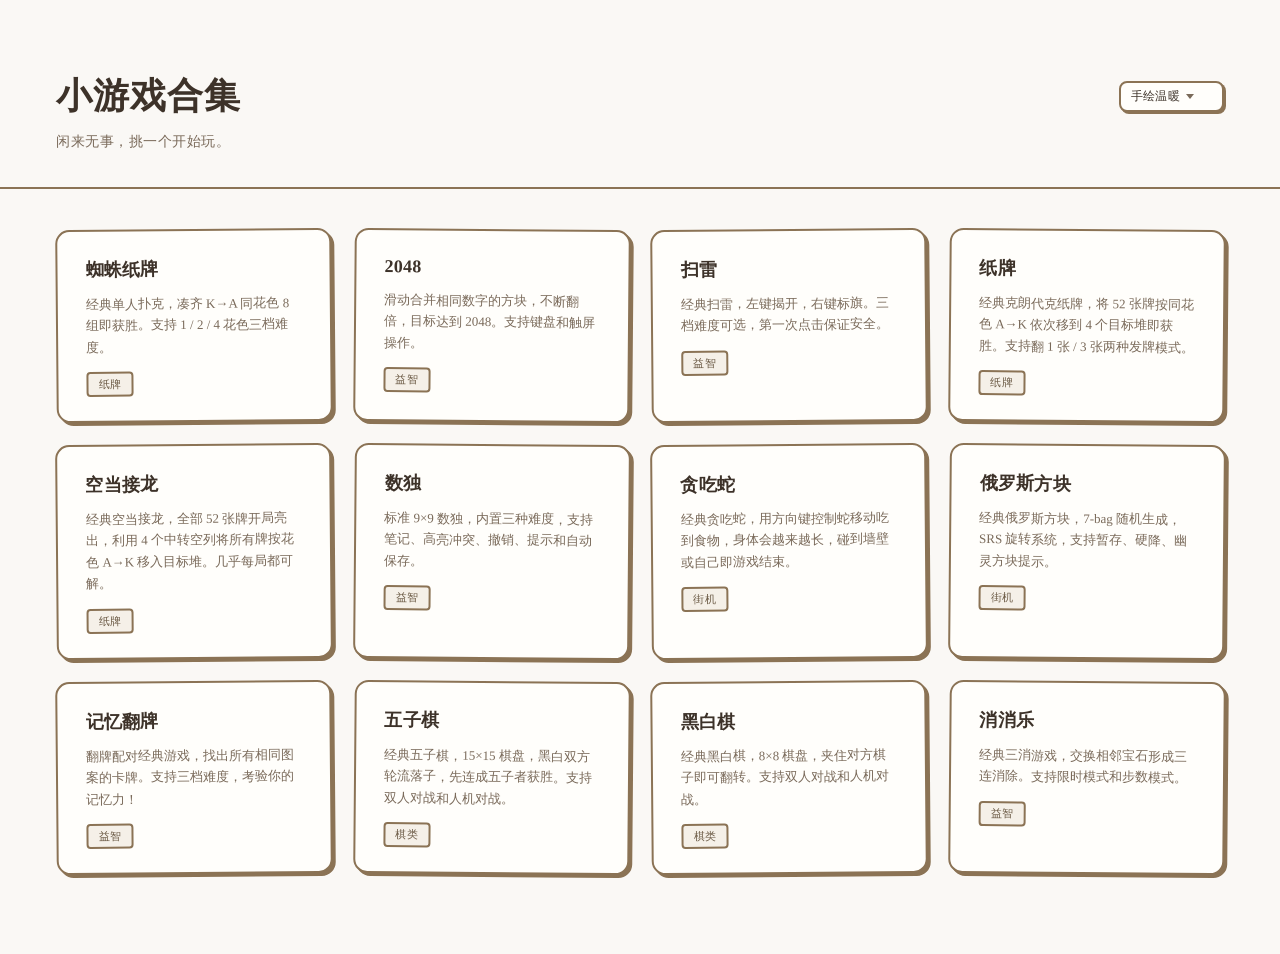
<file: index.html>
<!DOCTYPE html>
<html lang="zh-CN" data-theme="sketch">
<head>
  <meta charset="UTF-8" />
  <meta name="viewport" content="width=device-width, initial-scale=1.0" />
  <title>小游戏合集</title>
  <link rel="manifest" href="manifest.json" />
  <link rel="icon" type="image/svg+xml" href="icon.svg" />
  <meta name="theme-color" content="#5b6d8a" />
  <meta name="apple-mobile-web-app-capable" content="yes" />
  <meta name="apple-mobile-web-app-status-bar-style" content="default" />
  <link rel="stylesheet" href="styles/common.css?v=1" />
</head>
<body>
  <header class="site-header">
    <div class="header-row">
      <div class="site-title">小游戏合集</div>
      <div class="theme-switcher">
        <select id="theme-switcher" title="切换主题">
          <option value="dark">暗夜黑晶</option>
          <option value="flat">扁平多彩</option>
          <option value="neumorphism">新拟态</option>
          <option value="cyberpunk">赛博朋克</option>
          <option value="terminal">复古终端</option>
          <option value="material">Material You</option>
          <option value="vaporwave">蒸汽波</option>
          <option value="sketch">手绘温暖</option>
          <option value="clay">黏土</option>
          <option value="brutalist">粗野主义</option>
          <option value="pixel">像素</option>
          <option value="editorial">杂志</option>
          <option value="swiss">瑞士</option>
          <option value="bento">便当盒</option>
          <option value="noir">黑色电影</option>
          <option value="parchment">羊皮纸</option>
          <option value="bauhaus">包豪斯</option>
          <option value="synthwave">合成器波</option>
        </select>
      </div>
    </div>
    <div class="site-subtitle">闲来无事，挑一个开始玩。</div>
  </header>

  <main class="game-grid">
    <a class="game-card" href="games/spider/index.html" data-game="spider">
      <div class="name">蜘蛛纸牌</div>
      <div class="desc">经典单人扑克，凑齐 K→A 同花色 8 组即获胜。支持 1 / 2 / 4 花色三档难度。</div>
      <div class="dash-stats" id="dash-spider"></div>
      <span class="tag">纸牌</span>
    </a>
    <a class="game-card" href="games/2048/index.html" data-game="2048">
      <div class="name">2048</div>
      <div class="desc">滑动合并相同数字的方块，不断翻倍，目标达到 2048。支持键盘和触屏操作。</div>
      <div class="dash-stats" id="dash-2048"></div>
      <span class="tag">益智</span>
    </a>
    <a class="game-card" href="games/minesweeper/index.html" data-game="minesweeper">
      <div class="name">扫雷</div>
      <div class="desc">经典扫雷，左键揭开，右键标旗。三档难度可选，第一次点击保证安全。</div>
      <div class="dash-stats" id="dash-minesweeper"></div>
      <span class="tag">益智</span>
    </a>
    <a class="game-card" href="games/klondike/index.html" data-game="klondike">
      <div class="name">纸牌</div>
      <div class="desc">经典克朗代克纸牌，将 52 张牌按同花色 A→K 依次移到 4 个目标堆即获胜。支持翻 1 张 / 3 张两种发牌模式。</div>
      <div class="dash-stats" id="dash-klondike"></div>
      <span class="tag">纸牌</span>
    </a>
    <a class="game-card" href="games/freecell/index.html" data-game="freecell">
      <div class="name">空当接龙</div>
      <div class="desc">经典空当接龙，全部 52 张牌开局亮出，利用 4 个中转空列将所有牌按花色 A→K 移入目标堆。几乎每局都可解。</div>
      <div class="dash-stats" id="dash-freecell"></div>
      <span class="tag">纸牌</span>
    </a>
    <a class="game-card" href="games/sudoku/index.html" data-game="sudoku">
      <div class="name">数独</div>
      <div class="desc">标准 9×9 数独，内置三种难度，支持笔记、高亮冲突、撤销、提示和自动保存。</div>
      <div class="dash-stats" id="dash-sudoku"></div>
      <span class="tag">益智</span>
    </a>
    <a class="game-card" href="games/snake/index.html" data-game="snake">
      <div class="name">贪吃蛇</div>
      <div class="desc">经典贪吃蛇，用方向键控制蛇移动吃到食物，身体会越来越长，碰到墙壁或自己即游戏结束。</div>
      <div class="dash-stats" id="dash-snake"></div>
      <span class="tag">街机</span>
    </a>
    <a class="game-card" href="games/tetris/index.html" data-game="tetris">
      <div class="name">俄罗斯方块</div>
      <div class="desc">经典俄罗斯方块，7-bag 随机生成，SRS 旋转系统，支持暂存、硬降、幽灵方块提示。</div>
      <div class="dash-stats" id="dash-tetris"></div>
      <span class="tag">街机</span>
    </a>
    <a class="game-card" href="games/memory/index.html" data-game="memory">
      <div class="name">记忆翻牌</div>
      <div class="desc">翻牌配对经典游戏，找出所有相同图案的卡牌。支持三档难度，考验你的记忆力！</div>
      <div class="dash-stats" id="dash-memory"></div>
      <span class="tag">益智</span>
    </a>
    <a class="game-card" href="games/gomoku/index.html" data-game="gomoku">
      <div class="name">五子棋</div>
      <div class="desc">经典五子棋，15×15 棋盘，黑白双方轮流落子，先连成五子者获胜。支持双人对战和人机对战。</div>
      <div class="dash-stats" id="dash-gomoku"></div>
      <span class="tag">棋类</span>
    </a>
    <a class="game-card" href="games/othello/index.html" data-game="othello">
      <div class="name">黑白棋</div>
      <div class="desc">经典黑白棋，8×8 棋盘，夹住对方棋子即可翻转。支持双人对战和人机对战。</div>
      <div class="dash-stats" id="dash-othello"></div>
      <span class="tag">棋类</span>
    </a>
    <a class="game-card" href="games/match3/index.html" data-game="match3">
      <div class="name">消消乐</div>
      <div class="desc">经典三消游戏，交换相邻宝石形成三连消除。支持限时模式和步数模式。</div>
      <div class="dash-stats" id="dash-match3"></div>
      <span class="tag">益智</span>
    </a>
  </main>

  <script src="scripts/theme.js"></script>
  <script>
  (function() {
    const todayStart = new Date().setHours(0, 0, 0, 0);

    function fmtRate(won, total) {
      return total > 0 ? Math.round((won / total) * 100) + '%' : '—';
    }

    function fmtTime(sec) {
      if (sec == null) return '';
      const m = Math.floor(sec / 60), s = sec % 60;
      return m > 0 ? `${m}:${String(s).padStart(2,'0')}` : `${s}秒`;
    }

    function fmtTimeMs(ms) {
      if (ms == null) return '';
      return fmtTime(Math.floor(ms / 1000));
    }

    // Minesweeper
    try {
      const raw = localStorage.getItem('game_minesweeper_stats_v1');
      if (raw) {
        const data = JSON.parse(raw);
        const total = data.started || 0;
        const sessions = Array.isArray(data.sessions) ? data.sessions : [];
        const won = sessions.filter(s => s.won).length;
        const today = sessions.filter(s => s.completedAt >= todayStart).length;
        const last = sessions[0];
        let html = `<div class="dash-line"><span>今日 ${today} 局</span><span>胜率 ${fmtRate(won, total)}</span></div>`;
        if (last) {
          html += `<div class="dash-recent">最近：${last.difficulty === 'beginner' ? '初级' : last.difficulty === 'intermediate' ? '中级' : last.difficulty === 'expert' ? '高级' : '自定义'} ${fmtTime(last.time)} ${last.won ? '胜利' : '失败'}</div>`;
        }
        document.getElementById('dash-minesweeper').innerHTML = html;
      }
    } catch {}

    // 2048
    try {
      const raw = localStorage.getItem('game_2048_stats_v1');
      if (raw) {
        const data = JSON.parse(raw);
        const total = data.started || 0;
        const sessions = Array.isArray(data.sessions) ? data.sessions : [];
        const won = sessions.filter(s => s.won).length;
        const today = sessions.filter(s => s.completedAt >= todayStart).length;
        const last = sessions[0];
        let html = `<div class="dash-line"><span>今日 ${today} 局</span><span>胜率 ${fmtRate(won, total)}</span></div>`;
        if (last) {
          html += `<div class="dash-recent">最近：${last.maxTile || '—'} 方块 · ${last.score || 0} 分 ${last.won ? '胜利' : '失败'}</div>`;
        }
        document.getElementById('dash-2048').innerHTML = html;
      }
    } catch {}

    // Spider
    try {
      const raw = localStorage.getItem('game_spider_stats_v1') || localStorage.getItem('spider_stats_v1');
      if (raw) {
        const data = JSON.parse(raw);
        let total = 0, won = 0;
        for (const k of ['1','2','4']) {
          if (data[k]) { total += data[k].started || 0; won += data[k].won || 0; }
        }
        let html = `<div class="dash-line"><span>总计 ${total} 局</span><span>胜率 ${fmtRate(won, total)}</span></div>`;
        document.getElementById('dash-spider').innerHTML = html;
      }
    } catch {}

    // Klondike
    try {
      const raw = localStorage.getItem('game_klondike_stats_v1') || localStorage.getItem('klondike_stats_v1');
      if (raw) {
        const data = JSON.parse(raw);
        const total = data.started || 0;
        const sessions = Array.isArray(data.sessions) ? data.sessions : [];
        const won = sessions.filter(s => s.won).length;
        const today = sessions.filter(s => s.completedAt >= todayStart).length;
        const last = sessions[0];
        let html = `<div class="dash-line"><span>今日 ${today} 局</span><span>胜率 ${fmtRate(won, total)}</span></div>`;
        if (last) {
          html += `<div class="dash-recent">最近：${last.score || 0} 分 · ${fmtTimeMs(last.timeMs)} ${last.won ? '胜利' : '失败'}</div>`;
        }
        document.getElementById('dash-klondike').innerHTML = html;
      }
    } catch {}

    // FreeCell
    try {
      const raw = localStorage.getItem('game_freecell_stats_v1') || localStorage.getItem('freecell_stats_v1');
      if (raw) {
        const data = JSON.parse(raw);
        const total = data.started || 0;
        const won = data.won || 0;
        let html = `<div class="dash-line"><span>胜率 ${fmtRate(won, total)}</span></div>`;
        document.getElementById('dash-freecell').innerHTML = html;
      }
    } catch {}

    // Sudoku
    try {
      const raw = localStorage.getItem('game_sudoku_stats_v1');
      if (raw) {
        const data = JSON.parse(raw);
        const total = data.started || 0;
        const sessions = Array.isArray(data.sessions) ? data.sessions : [];
        const won = sessions.filter(s => s.won).length;
        const today = sessions.filter(s => s.completedAt >= todayStart).length;
        const last = sessions[0];
        let html = `<div class="dash-line"><span>今日 ${today} 局</span><span>胜率 ${fmtRate(won, total)}</span></div>`;
        if (last) {
          html += `<div class="dash-recent">最近：${last.difficulty === 'easy' ? '简单' : last.difficulty === 'medium' ? '中等' : '困难'} ${fmtTimeMs(last.time)} ${last.won ? '胜利' : '失败'}</div>`;
        }
        document.getElementById('dash-sudoku').innerHTML = html;
      }
    } catch {}

    // Snake
    try {
      const raw = localStorage.getItem('game_snake_stats_v1');
      if (raw) {
        const data = JSON.parse(raw);
        const total = data.started || 0;
        const sessions = Array.isArray(data.sessions) ? data.sessions : [];
        const won = sessions.filter(s => s.won).length;
        const today = sessions.filter(s => s.completedAt >= todayStart).length;
        const last = sessions[0];
        let html = `<div class="dash-line"><span>今日 ${today} 局</span><span>胜率 ${fmtRate(won, total)}</span></div>`;
        if (last) {
          html += `<div class="dash-recent">最近：${last.score || 0} 分 · 长度 ${last.length || '—'} ${last.won ? '胜利' : '失败'}</div>`;
        }
        document.getElementById('dash-snake').innerHTML = html;
      }
    } catch {}

    // Tetris
    try {
      const raw = localStorage.getItem('game_tetris_stats_v2');
      if (raw) {
        const data = JSON.parse(raw);
        const total = data.started || 0;
        const sessions = Array.isArray(data.sessions) ? data.sessions : [];
        const today = sessions.filter(s => s.completedAt >= todayStart).length;
        const last = sessions[0];
        const best = sessions.reduce((m, s) => Math.max(m, s.score || 0), 0);
        let html = `<div class="dash-line"><span>今日 ${today} 局</span><span>最佳 ${best}</span></div>`;
        if (last) {
          html += `<div class="dash-recent">最近：${last.score || 0} 分 · ${last.lines || 0} 行 · 等级 ${last.level || 1}</div>`;
        }
        document.getElementById('dash-tetris').innerHTML = html;
      }
    } catch {}

    // Memory
    try {
      const raw = localStorage.getItem('game_memory_stats_v1');
      if (raw) {
        const data = JSON.parse(raw);
        const total = data.started || 0;
        const sessions = Array.isArray(data.sessions) ? data.sessions : [];
        const won = sessions.filter(s => s.won).length;
        const today = sessions.filter(s => s.completedAt >= todayStart).length;
        const last = sessions[0];
        let html = `<div class="dash-line"><span>今日 ${today} 局</span><span>胜率 ${fmtRate(won, total)}</span></div>`;
        if (last) {
          const diffName = { easy: '简单', medium: '中等', hard: '困难' }[last.difficulty] || last.difficulty;
          html += `<div class="dash-recent">最近：${diffName} ${last.moves || 0} 步 · ${fmtTimeMs(last.timeMs)} ${last.won ? '胜利' : '失败'}</div>`;
        }
        document.getElementById('dash-memory').innerHTML = html;
      }
    } catch {}

    // Gomoku
    try {
      const raw = localStorage.getItem('game_gomoku_stats_v1');
      if (raw) {
        const data = JSON.parse(raw);
        const total = data.started || 0;
        const sessions = Array.isArray(data.sessions) ? data.sessions : [];
        const today = sessions.filter(s => s.completedAt >= todayStart).length;
        const last = sessions[0];
        let html = `<div class="dash-line"><span>今日 ${today} 局</span><span>总计 ${total} 局</span></div>`;
        if (last) {
          const result = last.winner === 1 ? '黑胜' : last.winner === 2 ? '白胜' : '和棋';
          html += `<div class="dash-recent">最近：${last.mode === 'pvp' ? '双人' : '人机'} · ${result} · ${last.moves || 0} 步</div>`;
        }
        document.getElementById('dash-gomoku').innerHTML = html;
      }
    } catch {}

    // Othello
    try {
      const raw = localStorage.getItem('game_othello_stats_v1');
      if (raw) {
        const data = JSON.parse(raw);
        const total = data.started || 0;
        const sessions = Array.isArray(data.sessions) ? data.sessions : [];
        const today = sessions.filter(s => s.completedAt >= todayStart).length;
        const last = sessions[0];
        let html = `<div class="dash-line"><span>今日 ${today} 局</span><span>总计 ${total} 局</span></div>`;
        if (last) {
          const result = last.winner === 1 ? '黑胜' : last.winner === 2 ? '白胜' : '和棋';
          html += `<div class="dash-recent">最近：${last.mode === 'pvp' ? '双人' : '人机'} · ${result} · ${last.moves || 0} 步</div>`;
        }
        document.getElementById('dash-othello').innerHTML = html;
      }
    } catch {}

    // Match-3
    try {
      const raw = localStorage.getItem('game_match3_stats_v1');
      if (raw) {
        const data = JSON.parse(raw);
        const total = data.started || 0;
        const sessions = Array.isArray(data.sessions) ? data.sessions : [];
        const won = sessions.filter(s => s.won).length;
        const today = sessions.filter(s => s.completedAt >= todayStart).length;
        const last = sessions[0];
        let html = `<div class="dash-line"><span>今日 ${today} 局</span><span>胜率 ${fmtRate(won, total)}</span></div>`;
        if (last) {
          const modeName = last.mode === 'time' ? '限时' : '步数';
          html += `<div class="dash-recent">最近：${modeName} · ${last.score || 0} 分 · 连锁 ${last.maxCombo || 0}</div>`;
        }
        document.getElementById('dash-match3').innerHTML = html;
      }
    } catch {}
  })();
  </script>
<script>
if ('serviceWorker' in navigator) {
  navigator.serviceWorker.register('sw.js').catch(function(){});
}
</script>
</body>
</html>
</file>
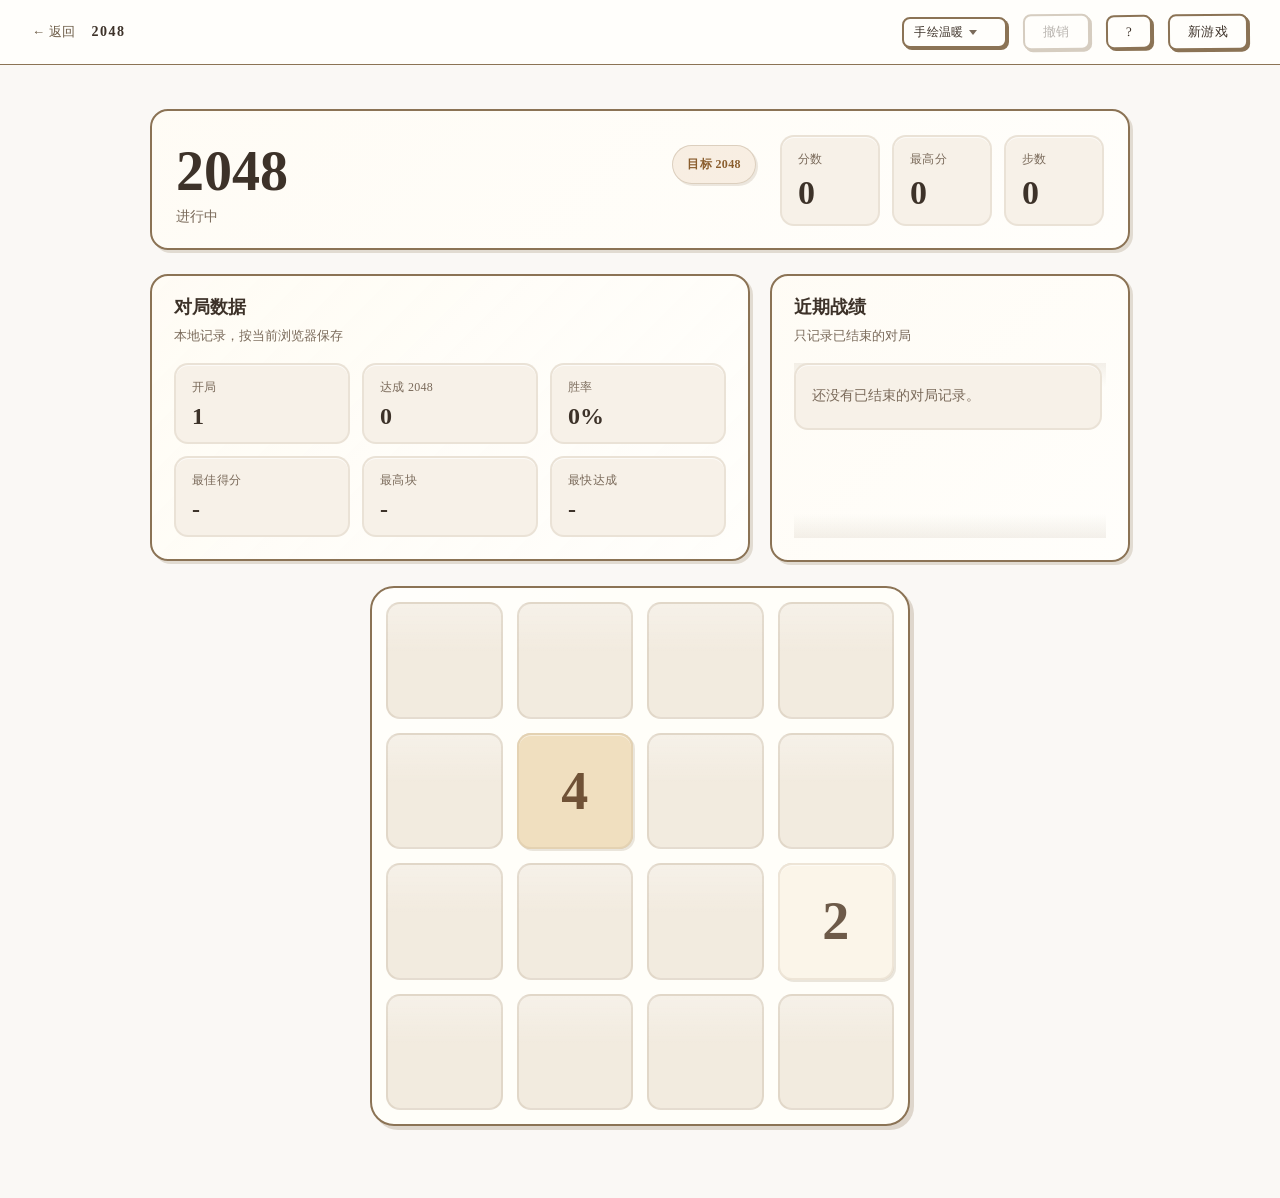
<file: games/2048/index.html>
<!DOCTYPE html>
<html lang="zh-CN" data-theme="sketch">
<head>
  <meta charset="UTF-8" />
  <meta name="viewport" content="width=device-width, initial-scale=1.0" />
  <title>2048</title>
  <link rel="manifest" href="../../manifest.json" />
  <link rel="icon" type="image/svg+xml" href="../../icon.svg" />
  <meta name="theme-color" content="#5b6d8a" />
  <meta name="apple-mobile-web-app-capable" content="yes" />
  <meta name="apple-mobile-web-app-status-bar-style" content="default" />
  <link rel="stylesheet" href="../../styles/common.css" />
  <link rel="stylesheet" href="2048.css?v=2" />
</head>
<body>
  <div class="topbar">
    <div class="topbar-left">
      <a class="back-link" href="../../index.html">&#8592; 返回</a>
      <span class="game-name">2048</span>
    </div>
    <div class="topbar-right">
      <div class="theme-switcher">
        <select id="theme-switcher" title="切换主题">
          <option value="dark">暗夜黑晶</option>
          <option value="flat">扁平多彩</option>
          <option value="neumorphism">新拟态</option>
          <option value="cyberpunk">赛博朋克</option>
          <option value="terminal">复古终端</option>
          <option value="material">Material You</option>
          <option value="vaporwave">蒸汽波</option>
          <option value="sketch">手绘温暖</option>
          <option value="clay">黏土</option>
          <option value="brutalist">粗野主义</option>
          <option value="pixel">像素</option>
          <option value="editorial">杂志</option>
          <option value="swiss">瑞士</option>
          <option value="bento">便当盒</option>
          <option value="noir">黑色电影</option>
          <option value="parchment">羊皮纸</option>
          <option value="bauhaus">包豪斯</option>
          <option value="synthwave">合成器波</option>
        </select>
      </div>
      <button id="btn-undo" type="button">撤销</button>
      <button id="btn-help" type="button" title="帮助 (?)">?</button>
      <button id="btn-new" type="button">新游戏</button>
    </div>
  </div>

  <main class="page">
    <section class="game-shell">
      <div class="game-head">
        <div class="headline">
          <div>
            <h1>2048</h1>
            <div class="status-text" id="status-text">进行中</div>
          </div>
          <div class="goal-chip" id="goal-chip">目标 2048</div>
        </div>
        <div class="metrics">
          <div class="metric">
            <span class="metric-label">分数</span>
            <strong id="score">0</strong>
          </div>
          <div class="metric">
            <span class="metric-label">最高分</span>
            <strong id="best">0</strong>
          </div>
          <div class="metric">
            <span class="metric-label">步数</span>
            <strong id="moves">0</strong>
          </div>
        </div>
      </div>

      <div class="stats-section">
        <section class="stats-panel">
          <div class="panel-head">
            <div>
              <h2>对局数据</h2>
              <div class="panel-subtitle">本地记录，按当前浏览器保存</div>
            </div>
          </div>
          <div class="stats-grid">
            <div class="stats-item">
              <span class="stats-label">开局</span>
              <strong id="stats-started">0</strong>
            </div>
            <div class="stats-item">
              <span class="stats-label">达成 2048</span>
              <strong id="stats-won">0</strong>
            </div>
            <div class="stats-item">
              <span class="stats-label">胜率</span>
              <strong id="stats-win-rate">0%</strong>
            </div>
            <div class="stats-item">
              <span class="stats-label">最佳得分</span>
              <strong id="stats-best-score">-</strong>
            </div>
            <div class="stats-item">
              <span class="stats-label">最高块</span>
              <strong id="stats-best-tile">-</strong>
            </div>
            <div class="stats-item">
              <span class="stats-label">最快达成</span>
              <strong id="stats-best-time">-</strong>
            </div>
          </div>
        </section>

        <section class="stats-panel recent-panel">
          <div class="panel-head">
            <div>
              <h2>近期战绩</h2>
              <div class="panel-subtitle">只记录已结束的对局</div>
            </div>
          </div>
          <div class="recent-list" id="recent-list"></div>
        </section>
      </div>

      <div class="board-wrap">
        <div class="board" id="board" aria-label="2048 棋盘">
          <div class="board-grid" id="board-grid" aria-hidden="true"></div>
          <div class="tile-layer" id="tile-layer" aria-live="polite"></div>
        </div>
      </div>
    </section>
  </main>

  <div class="overlay" id="overlay" hidden>
    <div class="overlay-card">
      <div class="overlay-title" id="overlay-title"></div>
      <div class="overlay-scoreline" id="overlay-scoreline"></div>
      <div class="overlay-actions">
        <button id="overlay-undo" type="button" hidden>撤销一步</button>
        <button id="overlay-continue" type="button" hidden>继续</button>
        <a class="overlay-link" id="overlay-home" href="../../index.html">返回首页</a>
        <button id="overlay-new" type="button">再来一局</button>
      </div>
    </div>
  </div>

  <div class="overlay" id="help-overlay" hidden>
    <div class="overlay-card">
      <div class="overlay-title">帮助</div>
      <div class="help-section">
        <div class="help-section-title">游戏规则</div>
        <div class="help-rules">
          <p>使用 <strong>方向键</strong> 或 <strong>滑动</strong> 来移动所有方块。</p>
          <p>相同数字的方块碰撞时会<strong>合并</strong>（如 2+2=4，4+4=8）。</p>
          <p>每次移动后，空白处会随机出现一个 2 或 4。</p>
          <p>目标是拼出<strong>2048</strong>；当无法移动时游戏结束。</p>
        </div>
      </div>
      <div class="help-section">
        <div class="help-section-title">快捷键</div>
        <div class="help-content">
          <div class="help-row"><kbd>方向键 / WASD / HJKL</kbd><span>移动方块</span></div>
          <div class="help-row"><kbd>R</kbd><span>新游戏</span></div>
          <div class="help-row"><kbd>U / Ctrl+Z</kbd><span>撤销一步</span></div>
          <div class="help-row"><kbd>?</kbd><span>打开帮助</span></div>
          <div class="help-row"><kbd>ESC</kbd><span>关闭弹窗</span></div>
        </div>
      </div>
      <div class="overlay-actions">
        <button id="help-close" type="button">知道了</button>
      </div>
    </div>
  </div>

  <script src="../../scripts/theme.js"></script>
  <script src="../../scripts/confetti.js"></script>
  <script src="../../scripts/game-common.js?v=1"></script>
  <script src="2048.js?v=2"></script>
<script>
if ('serviceWorker' in navigator) {
  navigator.serviceWorker.register('../../sw.js').catch(function(){});
}
</script>
</body>
</html>
</file>
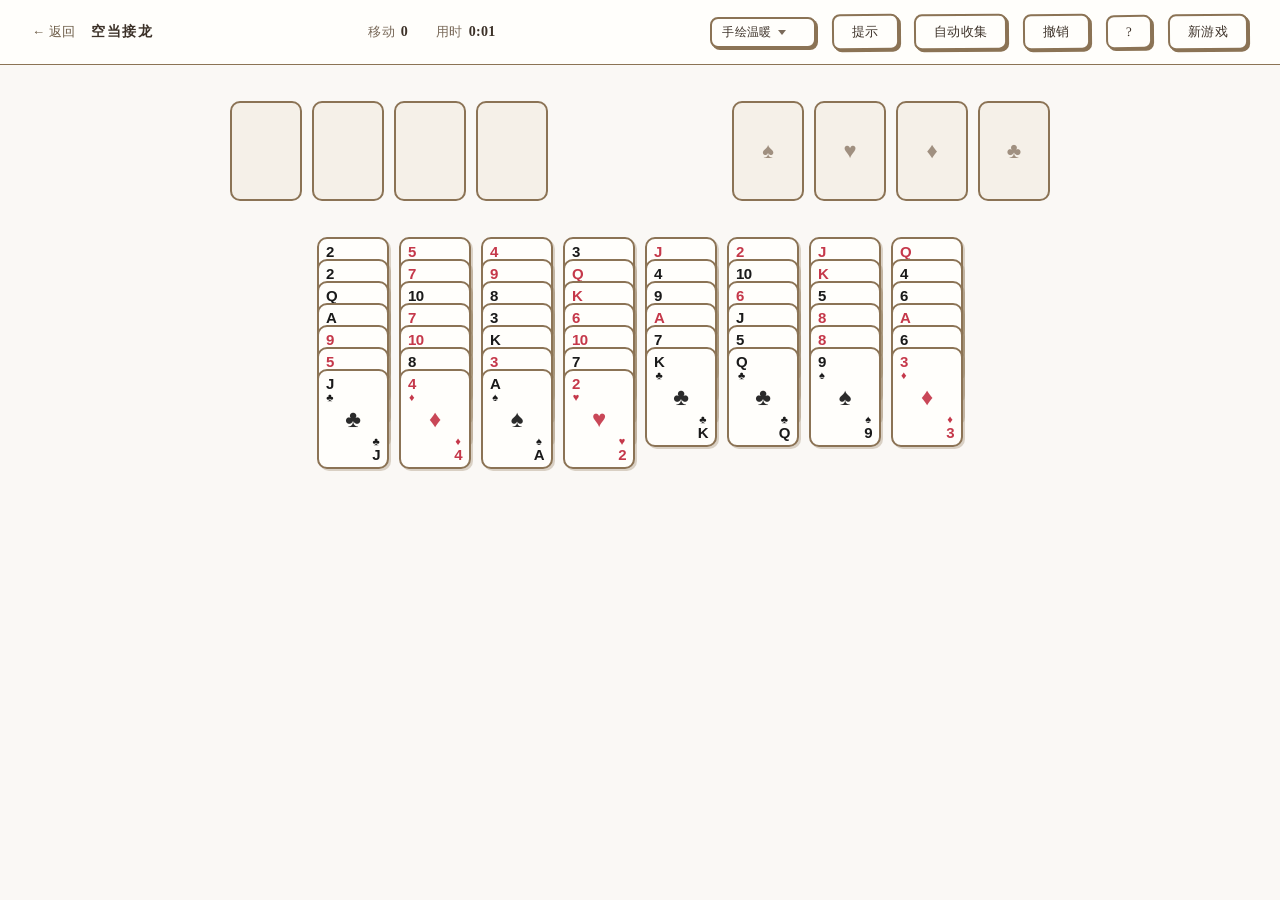
<file: games/freecell/index.html>
<!DOCTYPE html>
<html lang="zh-CN" data-theme="sketch">
<head>
  <meta charset="UTF-8" />
  <meta name="viewport" content="width=device-width, initial-scale=1.0" />
  <title>空当接龙</title>
  <link rel="manifest" href="../../manifest.json" />
  <link rel="icon" type="image/svg+xml" href="../../icon.svg" />
  <meta name="theme-color" content="#5b6d8a" />
  <meta name="apple-mobile-web-app-capable" content="yes" />
  <meta name="apple-mobile-web-app-status-bar-style" content="default" />
  <link rel="stylesheet" href="../../styles/common.css?v=2" />
  <link rel="stylesheet" href="freecell.css?v=1" />
</head>
<body>
  <div class="topbar">
    <div class="topbar-left">
      <a class="back-link" href="../../index.html">&#8592; 返回</a>
      <span class="game-name">空当接龙</span>
    </div>
    <div class="topbar-stats">
      <span class="stat"><span class="stat-label">移动</span><span id="stat-moves">0</span></span>
      <span class="stat"><span class="stat-label">用时</span><span id="stat-time">0:00</span></span>
    </div>
    <div class="topbar-right">
      <div class="theme-switcher">
        <select id="theme-switcher" title="切换主题">
          <option value="dark">暗夜黑晶</option>
          <option value="flat">扁平多彩</option>
          <option value="neumorphism">新拟态</option>
          <option value="cyberpunk">赛博朋克</option>
          <option value="terminal">复古终端</option>
          <option value="material">Material You</option>
          <option value="vaporwave">蒸汽波</option>
          <option value="sketch">手绘温暖</option>
          <option value="clay">黏土</option>
          <option value="brutalist">粗野主义</option>
          <option value="pixel">像素</option>
          <option value="editorial">杂志</option>
          <option value="swiss">瑞士</option>
          <option value="bento">便当盒</option>
          <option value="noir">黑色电影</option>
          <option value="parchment">羊皮纸</option>
          <option value="bauhaus">包豪斯</option>
          <option value="synthwave">合成器波</option>
        </select>
      </div>
      <button id="btn-hint" type="button" title="提示 (H)">提示</button>
      <button id="btn-auto" type="button" title="自动收集 (A)">自动收集</button>
      <button id="btn-undo" type="button" title="撤销 (U / Ctrl+Z)">撤销</button>
      <button id="btn-help" type="button" title="帮助 (?)">?</button>
      <button id="btn-new" type="button">新游戏</button>
    </div>
  </div>

  <div class="board">
    <div class="board-top">
      <div class="freecells" id="freecells">
        <div class="cell-slot" data-idx="0"></div>
        <div class="cell-slot" data-idx="1"></div>
        <div class="cell-slot" data-idx="2"></div>
        <div class="cell-slot" data-idx="3"></div>
      </div>
      <div class="foundation" id="foundation">
        <div class="found-slot" data-pile="0"></div>
        <div class="found-slot" data-pile="1"></div>
        <div class="found-slot" data-pile="2"></div>
        <div class="found-slot" data-pile="3"></div>
      </div>
    </div>
    <div class="tableau" id="tableau"></div>
  </div>

  <div id="drag-layer"></div>
  <div id="toast" class="toast"></div>

  <div id="confirm-overlay" class="overlay" hidden>
    <div class="overlay-card confirm-card">
      <div class="confirm-message" id="confirm-message"></div>
      <div class="confirm-buttons">
        <button id="confirm-cancel" class="secondary">取消</button>
        <button id="confirm-ok">确认</button>
      </div>
    </div>
  </div>

  <div id="win-overlay" class="overlay" hidden>
    <div class="overlay-card">
      <div class="overlay-title">通关！</div>
      <div class="overlay-stats">
        <div>移动 <strong id="win-moves">0</strong></div>
        <div>用时 <strong id="win-time">0:00</strong></div>
      </div>
      <div class="overlay-stats" id="win-stats"></div>
      <button id="win-new">再来一局</button>
    </div>
  </div>

  <div id="help-overlay" class="overlay" hidden>
    <div class="overlay-card">
      <div class="overlay-title">帮助</div>
      <div class="help-section">
        <div class="help-section-title">游戏规则</div>
        <div class="help-rules">
          <p>目标是将<strong>四种花色的牌按 A→K 的顺序分别收集到右上角的四个基台</strong>中。</p>
          <p>所有牌开局即面朝上。左上角 4 个空位是<strong>空闲单元</strong>，可临时存放任意单张牌。</p>
          <p>工作区（下方 8 列）中，牌必须按<strong>降序且颜色交替</strong>排列。</p>
          <p>空列可以放任意牌或序列。</p>
          <p>你可以一次移动多张牌组成的有效序列，前提是空闲单元和空列足够容纳。</p>
          <p><strong>双击</strong>一张牌，如果它可以被自动收集到基台，将会自动移动。</p>
        </div>
      </div>
      <div class="help-section">
        <div class="help-section-title">快捷键</div>
        <div class="help-content">
          <div class="help-row"><kbd>A</kbd><span>自动收集可移入基台的牌</span></div>
          <div class="help-row"><kbd>U / Ctrl+Z</kbd><span>撤销</span></div>
          <div class="help-row"><kbd>N</kbd><span>新游戏</span></div>
          <div class="help-row"><kbd>H</kbd><span>提示</span></div>
          <div class="help-row"><kbd>?</kbd><span>打开帮助</span></div>
          <div class="help-row"><kbd>ESC</kbd><span>关闭弹窗 / 取消拖拽</span></div>
        </div>
      </div>
      <div class="overlay-actions">
        <button id="help-close" type="button">知道了</button>
      </div>
    </div>
  </div>

  <script src="../../scripts/theme.js?v=2"></script>
  <script src="../../scripts/confetti.js?v=2"></script>
  <script src="../../scripts/game-common.js?v=1"></script>
  <script src="freecell.js?v=2"></script>
<script>
if ('serviceWorker' in navigator) {
  navigator.serviceWorker.register('../../sw.js').catch(function(){});
}
</script>
</body>
</html>
</file>
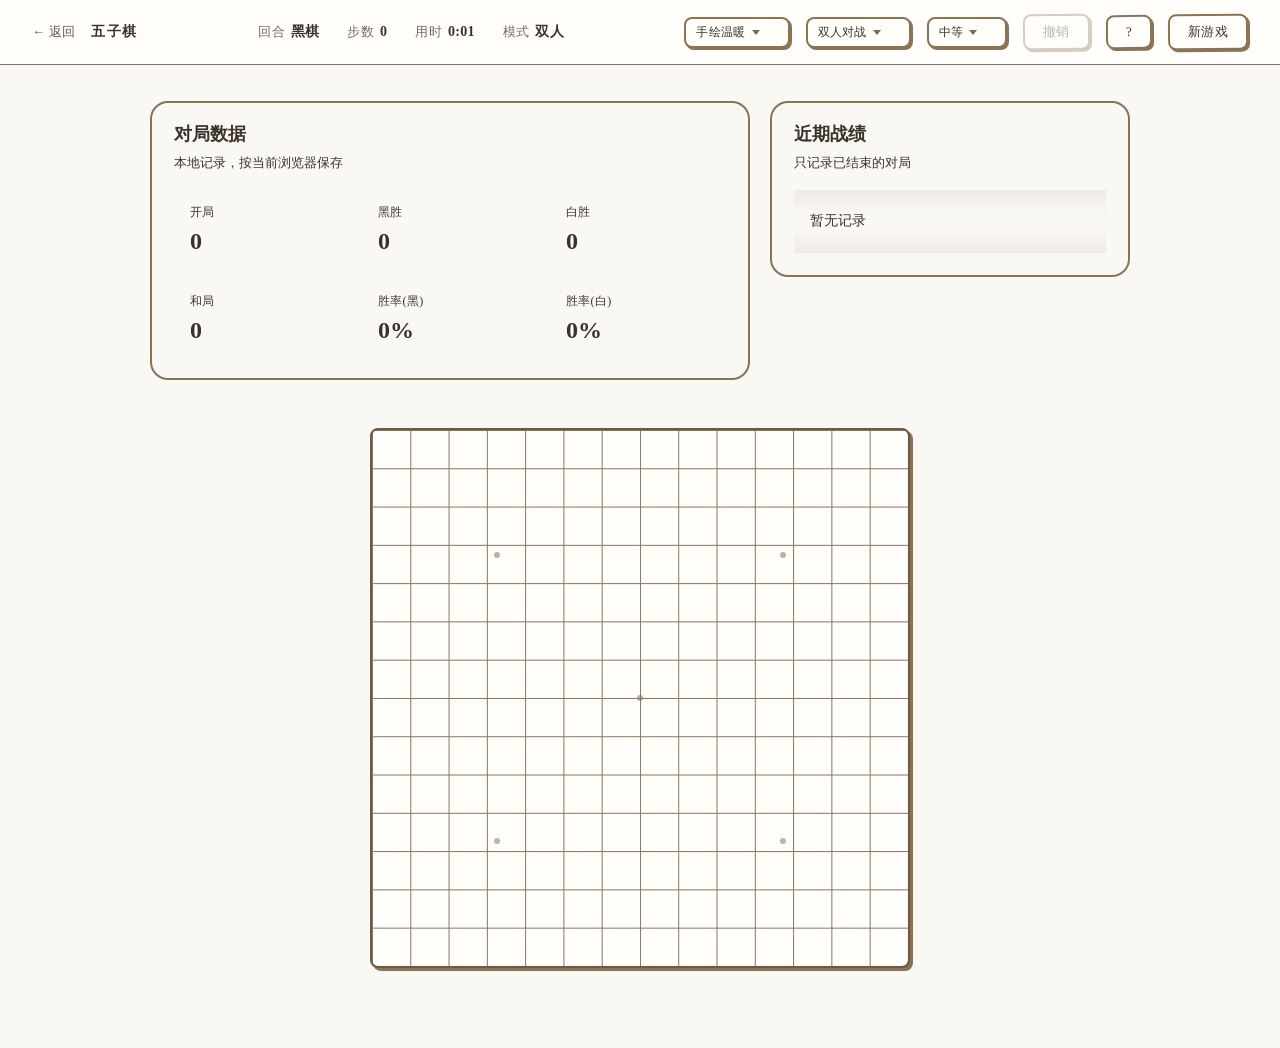
<file: games/gomoku/index.html>
<!DOCTYPE html>
<html lang="zh-CN" data-theme="sketch">
<head>
  <meta charset="UTF-8" />
  <meta name="viewport" content="width=device-width, initial-scale=1.0" />
  <title>五子棋</title>
  <link rel="manifest" href="../../manifest.json" />
  <link rel="icon" type="image/svg+xml" href="../../icon.svg" />
  <meta name="theme-color" content="#5b6d8a" />
  <meta name="apple-mobile-web-app-capable" content="yes" />
  <meta name="apple-mobile-web-app-status-bar-style" content="default" />
  <link rel="stylesheet" href="../../styles/common.css?v=2" />
  <link rel="stylesheet" href="gomoku.css?v=1" />
</head>
<body>
  <div class="topbar">
    <div class="topbar-left">
      <a class="back-link" href="../../index.html">&#8592; 返回</a>
      <span class="game-name">五子棋</span>
    </div>
    <div class="topbar-stats">
      <span class="stat"><span class="stat-label">回合</span><span id="stat-turn">黑棋</span></span>
      <span class="stat"><span class="stat-label">步数</span><span id="stat-moves">0</span></span>
      <span class="stat"><span class="stat-label">用时</span><span id="stat-time">0:00</span></span>
      <span class="stat"><span class="stat-label">模式</span><span id="stat-mode">双人</span></span>
    </div>
    <div class="topbar-right">
      <div class="theme-switcher">
        <select id="theme-switcher" title="切换主题">
          <option value="dark">暗夜黑晶</option>
          <option value="flat">扁平多彩</option>
          <option value="neumorphism">新拟态</option>
          <option value="cyberpunk">赛博朋克</option>
          <option value="terminal">复古终端</option>
          <option value="material">Material You</option>
          <option value="vaporwave">蒸汽波</option>
          <option value="sketch" selected>手绘温暖</option>
          <option value="clay">黏土</option>
          <option value="brutalist">粗野主义</option>
          <option value="pixel">像素</option>
          <option value="editorial">杂志</option>
          <option value="swiss">瑞士</option>
          <option value="bento">便当盒</option>
          <option value="noir">黑色电影</option>
          <option value="parchment">羊皮纸</option>
          <option value="bauhaus">包豪斯</option>
          <option value="synthwave">合成器波</option>
        </select>
      </div>
      <select id="mode-select" title="游戏模式">
        <option value="pvp" selected>双人对战</option>
        <option value="ai">人机对战</option>
      </select>
      <select id="ai-level" title="AI 难度">
        <option value="easy">简单</option>
        <option value="medium" selected>中等</option>
        <option value="hard">困难</option>
      </select>
      <button id="btn-undo" type="button" title="撤销 (U / Ctrl+Z)">撤销</button>
      <button id="btn-help" type="button" title="帮助 (?)">?</button>
      <button id="btn-new" type="button">新游戏</button>
    </div>
  </div>

  <main class="page">
    <section class="game-shell">
      <div class="stats-section">
        <section class="stats-panel">
          <div class="panel-head">
            <div>
              <h2>对局数据</h2>
              <div class="panel-subtitle">本地记录，按当前浏览器保存</div>
            </div>
          </div>
          <div class="stats-grid">
            <div class="stats-item">
              <span class="stats-label">开局</span>
              <strong id="stats-started">0</strong>
            </div>
            <div class="stats-item">
              <span class="stats-label">黑胜</span>
              <strong id="stats-black-wins">0</strong>
            </div>
            <div class="stats-item">
              <span class="stats-label">白胜</span>
              <strong id="stats-white-wins">0</strong>
            </div>
            <div class="stats-item">
              <span class="stats-label">和局</span>
              <strong id="stats-draws">0</strong>
            </div>
            <div class="stats-item">
              <span class="stats-label">胜率(黑)</span>
              <strong id="stats-black-rate">0%</strong>
            </div>
            <div class="stats-item">
              <span class="stats-label">胜率(白)</span>
              <strong id="stats-white-rate">0%</strong>
            </div>
          </div>
        </section>

        <section class="stats-panel recent-panel">
          <div class="panel-head">
            <div>
              <h2>近期战绩</h2>
              <div class="panel-subtitle">只记录已结束的对局</div>
            </div>
          </div>
          <div class="recent-list" id="recent-list">
            <div class="recent-empty">暂无记录</div>
          </div>
        </section>
      </div>

      <div class="board-wrap">
        <div class="board" id="board" aria-label="五子棋棋盘"></div>
      </div>
    </section>
  </main>

  <div id="win-overlay" class="overlay" hidden>
    <div class="overlay-card">
      <div class="overlay-title" id="win-title">游戏结束</div>
      <div class="overlay-stats">
        <div>模式 <strong id="win-mode">双人</strong></div>
        <div>步数 <strong id="win-moves">0</strong></div>
        <div>用时 <strong id="win-time">0:00</strong></div>
      </div>
      <div class="overlay-stats" id="win-stats"></div>
      <div class="overlay-actions">
        <button id="win-new" type="button">再来一局</button>
      </div>
    </div>
  </div>

  <div id="confirm-overlay" class="overlay" hidden>
    <div class="overlay-card confirm-card">
      <div class="confirm-message" id="confirm-message"></div>
      <div class="confirm-buttons">
        <button id="confirm-cancel" class="secondary">取消</button>
        <button id="confirm-ok">确认</button>
      </div>
    </div>
  </div>

  <div id="help-overlay" class="overlay" hidden>
    <div class="overlay-card">
      <div class="overlay-title">帮助</div>
      <div class="help-section">
        <div class="help-section-title">游戏规则</div>
        <div class="help-rules">
          <p>黑白双方轮流在 15×15 棋盘上落子，先连成五子者获胜。</p>
          <p>连线可以是横向、纵向或斜向。</p>
          <p>六子及以上不算赢（只有恰好五子才算）。</p>
        </div>
      </div>
      <div class="help-section">
        <div class="help-section-title">操作方式</div>
        <div class="help-content">
          <div class="help-row"><kbd>鼠标点击</kbd><span>落子</span></div>
          <div class="help-row"><kbd>R</kbd><span>新游戏</span></div>
          <div class="help-row"><kbd>U / Ctrl+Z</kbd><span>撤销</span></div>
          <div class="help-row"><kbd>?</kbd><span>打开帮助</span></div>
          <div class="help-row"><kbd>ESC</kbd><span>关闭弹窗</span></div>
        </div>
      </div>
      <div class="overlay-actions">
        <button id="help-close" type="button">知道了</button>
      </div>
    </div>
  </div>

  <script src="../../scripts/theme.js?v=2"></script>
  <script src="../../scripts/confetti.js?v=2"></script>
  <script src="../../scripts/game-common.js?v=1"></script>
  <script src="gomoku.js?v=1"></script>
<script>
if ('serviceWorker' in navigator) {
  navigator.serviceWorker.register('../../sw.js').catch(function(){});
}
</script>
</body>
</html>
</file>
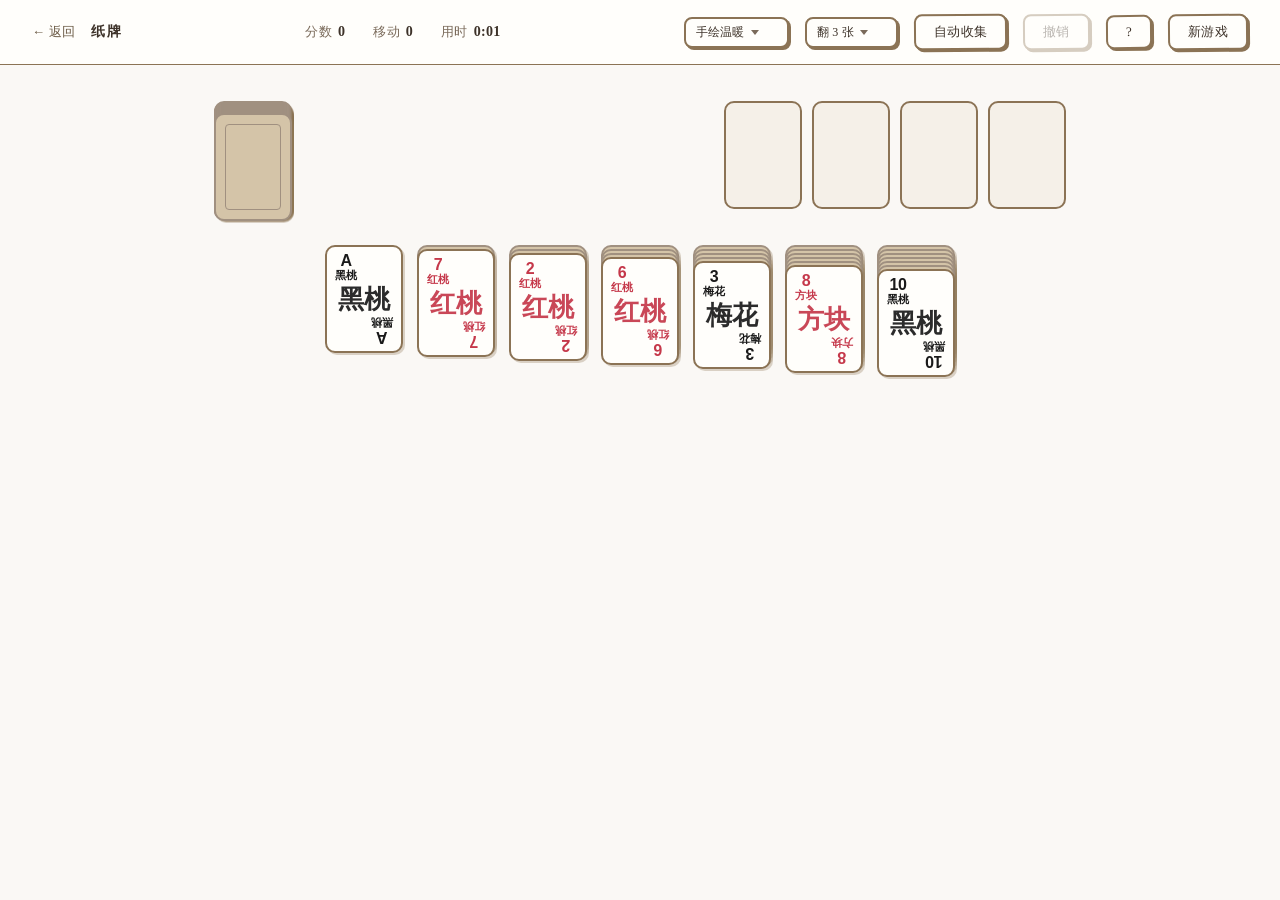
<file: games/klondike/index.html>
<!DOCTYPE html>
<html lang="zh-CN" data-theme="sketch">
<head>
  <meta charset="UTF-8" />
  <meta name="viewport" content="width=device-width, initial-scale=1.0" />
  <title>纸牌</title>
  <link rel="manifest" href="../../manifest.json" />
  <link rel="icon" type="image/svg+xml" href="../../icon.svg" />
  <meta name="theme-color" content="#5b6d8a" />
  <meta name="apple-mobile-web-app-capable" content="yes" />
  <meta name="apple-mobile-web-app-status-bar-style" content="default" />
  <link rel="stylesheet" href="../../styles/common.css?v=2" />
  <link rel="stylesheet" href="klondike.css?v=1" />
</head>
<body>
  <div class="topbar">
    <div class="topbar-left">
      <a class="back-link" href="../../index.html">&#8592; 返回</a>
      <span class="game-name">纸牌</span>
    </div>
    <div class="topbar-stats">
      <span class="stat"><span class="stat-label">分数</span><span id="stat-score">0</span></span>
      <span class="stat"><span class="stat-label">移动</span><span id="stat-moves">0</span></span>
      <span class="stat"><span class="stat-label">用时</span><span id="stat-time">0:00</span></span>
    </div>
    <div class="topbar-right">
      <div class="theme-switcher">
        <select id="theme-switcher" title="切换主题">
          <option value="dark">暗夜黑晶</option>
          <option value="flat">扁平多彩</option>
          <option value="neumorphism">新拟态</option>
          <option value="cyberpunk">赛博朋克</option>
          <option value="terminal">复古终端</option>
          <option value="material">Material You</option>
          <option value="vaporwave">蒸汽波</option>
          <option value="sketch">手绘温暖</option>
          <option value="clay">黏土</option>
          <option value="brutalist">粗野主义</option>
          <option value="pixel">像素</option>
          <option value="editorial">杂志</option>
          <option value="swiss">瑞士</option>
          <option value="bento">便当盒</option>
          <option value="noir">黑色电影</option>
          <option value="parchment">羊皮纸</option>
          <option value="bauhaus">包豪斯</option>
          <option value="synthwave">合成器波</option>
        </select>
      </div>
      <select id="deal-mode" title="发牌模式">
        <option value="1">翻 1 张</option>
        <option value="3" selected>翻 3 张</option>
      </select>
      <button id="btn-auto" type="button" title="自动收集 (A)">自动收集</button>
      <button id="btn-undo" type="button" title="撤销 (U / Ctrl+Z)">撤销</button>
      <button id="btn-help" type="button" title="帮助 (?)">?</button>
      <button id="btn-new" type="button">新游戏</button>
    </div>
  </div>

  <div class="board">
    <div class="board-top">
      <div class="top-left">
        <div class="stock-wrap">
          <div class="stock" id="stock" title="点击翻牌"></div>
        </div>
        <div class="waste-wrap">
          <div class="waste" id="waste"></div>
        </div>
      </div>
      <div class="foundation" id="foundation">
        <div class="found-slot" data-pile="0"></div>
        <div class="found-slot" data-pile="1"></div>
        <div class="found-slot" data-pile="2"></div>
        <div class="found-slot" data-pile="3"></div>
      </div>
    </div>
    <div class="tableau" id="tableau"></div>
  </div>

  <div id="drag-layer"></div>
  <div id="toast" class="toast"></div>

  <div id="confirm-overlay" class="overlay" hidden>
    <div class="overlay-card confirm-card">
      <div class="confirm-message" id="confirm-message"></div>
      <div class="confirm-buttons">
        <button id="confirm-cancel" class="secondary">取消</button>
        <button id="confirm-ok">确认</button>
      </div>
    </div>
  </div>

  <div id="win-overlay" class="overlay" hidden>
    <div class="overlay-card">
      <div class="overlay-title">通关！</div>
      <div class="overlay-stats">
        <div>分数 <strong id="win-score">0</strong></div>
        <div>移动 <strong id="win-moves">0</strong></div>
        <div>用时 <strong id="win-time">0:00</strong></div>
      </div>
      <div class="overlay-stats" id="win-stats"></div>
      <button id="win-new">再来一局</button>
    </div>
  </div>

  <div id="help-overlay" class="overlay" hidden>
    <div class="overlay-card">
      <div class="overlay-title">帮助</div>
      <div class="help-section">
        <div class="help-section-title">游戏规则</div>
        <div class="help-rules">
          <p>目标是将<strong>四种花色的牌按 A→K 的顺序分别收集到右上角的四个基台</strong>中。</p>
          <p>点击左上角牌库翻开牌，翻开的牌进入废牌堆，废牌堆最上面一张可用。</p>
          <p>工作区（下方7列）中，牌必须按<strong>降序且颜色交替</strong>排列（如黑桃 8 可放到红桃 9 上）。</p>
          <p>空列只能放 K 或从 K 开始的降序序列。</p>
          <p>A 可以放到空的基台中，后续同花色按 2、3…K 顺序叠放。</p>
          <p><strong>双击</strong>一张牌，如果它可以被自动收集到基台，将会自动移动。</p>
        </div>
      </div>
      <div class="help-section">
        <div class="help-section-title">快捷键</div>
        <div class="help-content">
          <div class="help-row"><kbd>D / 空格</kbd><span>翻牌</span></div>
          <div class="help-row"><kbd>A</kbd><span>自动收集可移入基台的牌</span></div>
          <div class="help-row"><kbd>U / Ctrl+Z</kbd><span>撤销</span></div>
          <div class="help-row"><kbd>N</kbd><span>新游戏</span></div>
          <div class="help-row"><kbd>H</kbd><span>提示</span></div>
          <div class="help-row"><kbd>?</kbd><span>打开帮助</span></div>
          <div class="help-row"><kbd>ESC</kbd><span>关闭弹窗 / 取消拖拽</span></div>
        </div>
      </div>
      <div class="overlay-actions">
        <button id="help-close" type="button">知道了</button>
      </div>
    </div>
  </div>

  <script src="../../scripts/theme.js?v=2"></script>
  <script src="../../scripts/confetti.js?v=2"></script>
  <script src="../../scripts/game-common.js?v=1"></script>
  <script src="klondike.js?v=2"></script>
<script>
if ('serviceWorker' in navigator) {
  navigator.serviceWorker.register('../../sw.js').catch(function(){});
}
</script>
</body>
</html>
</file>
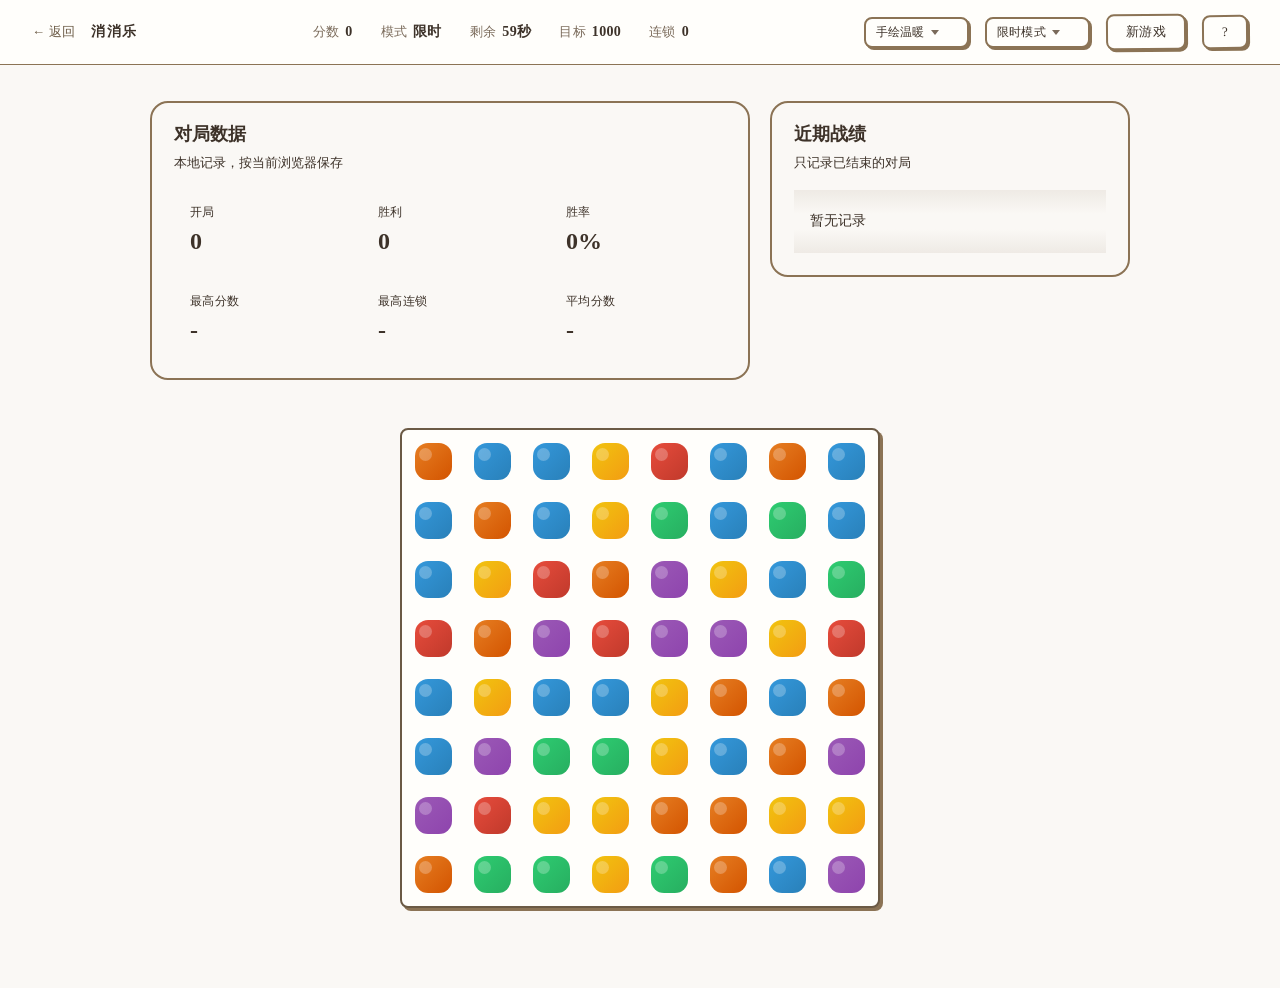
<file: games/match3/index.html>
<!DOCTYPE html>
<html lang="zh-CN" data-theme="sketch">
<head>
  <meta charset="UTF-8" />
  <meta name="viewport" content="width=device-width, initial-scale=1.0" />
  <title>消消乐</title>
  <link rel="manifest" href="../../manifest.json" />
  <link rel="icon" type="image/svg+xml" href="../../icon.svg" />
  <meta name="theme-color" content="#5b6d8a" />
  <meta name="apple-mobile-web-app-capable" content="yes" />
  <meta name="apple-mobile-web-app-status-bar-style" content="default" />
  <link rel="stylesheet" href="../../styles/common.css?v=2" />
  <link rel="stylesheet" href="match3.css?v=1" />
</head>
<body>
  <div class="topbar">
    <div class="topbar-left">
      <a class="back-link" href="../../index.html">&#8592; 返回</a>
      <span class="game-name">消消乐</span>
    </div>
    <div class="topbar-stats">
      <span class="stat"><span class="stat-label">分数</span><span id="stat-score">0</span></span>
      <span class="stat"><span class="stat-label">模式</span><span id="stat-mode">限时</span></span>
      <span class="stat"><span class="stat-label">剩余</span><span id="stat-remaining">60秒</span></span>
      <span class="stat"><span class="stat-label">目标</span><span id="stat-target">1000</span></span>
      <span class="stat"><span class="stat-label">连锁</span><span id="stat-combo">0</span></span>
    </div>
    <div class="topbar-right">
      <div class="theme-switcher">
        <select id="theme-switcher" title="切换主题">
          <option value="dark">暗夜黑晶</option>
          <option value="flat">扁平多彩</option>
          <option value="neumorphism">新拟态</option>
          <option value="cyberpunk">赛博朋克</option>
          <option value="terminal">复古终端</option>
          <option value="material">Material You</option>
          <option value="vaporwave">蒸汽波</option>
          <option value="sketch" selected>手绘温暖</option>
          <option value="clay">黏土</option>
          <option value="brutalist">粗野主义</option>
          <option value="pixel">像素</option>
          <option value="editorial">杂志</option>
          <option value="swiss">瑞士</option>
          <option value="bento">便当盒</option>
          <option value="noir">黑色电影</option>
          <option value="parchment">羊皮纸</option>
          <option value="bauhaus">包豪斯</option>
          <option value="synthwave">合成器波</option>
        </select>
      </div>
      <select id="mode-select" title="游戏模式">
        <option value="time" selected>限时模式</option>
        <option value="moves">步数模式</option>
      </select>
      <button id="btn-new" type="button">新游戏</button>
      <button id="btn-help" type="button" title="帮助 (?)">?</button>
    </div>
  </div>

  <main class="page">
    <section class="game-shell">
      <div class="stats-section">
        <section class="stats-panel">
          <div class="panel-head">
            <div>
              <h2>对局数据</h2>
              <div class="panel-subtitle">本地记录，按当前浏览器保存</div>
            </div>
          </div>
          <div class="stats-grid">
            <div class="stats-item">
              <span class="stats-label">开局</span>
              <strong id="stats-started">0</strong>
            </div>
            <div class="stats-item">
              <span class="stats-label">胜利</span>
              <strong id="stats-won">0</strong>
            </div>
            <div class="stats-item">
              <span class="stats-label">胜率</span>
              <strong id="stats-win-rate">0%</strong>
            </div>
            <div class="stats-item">
              <span class="stats-label">最高分数</span>
              <strong id="stats-best-score">-</strong>
            </div>
            <div class="stats-item">
              <span class="stats-label">最高连锁</span>
              <strong id="stats-best-combo">-</strong>
            </div>
            <div class="stats-item">
              <span class="stats-label">平均分数</span>
              <strong id="stats-avg-score">-</strong>
            </div>
          </div>
        </section>

        <section class="stats-panel recent-panel">
          <div class="panel-head">
            <div>
              <h2>近期战绩</h2>
              <div class="panel-subtitle">只记录已结束的对局</div>
            </div>
          </div>
          <div class="recent-list" id="recent-list">
            <div class="recent-empty">暂无记录</div>
          </div>
        </section>
      </div>

      <div class="board-wrap">
        <div class="board" id="board" aria-label="消消乐棋盘"></div>
      </div>
    </section>
  </main>

  <div id="win-overlay" class="overlay" hidden>
    <div class="overlay-card">
      <div class="overlay-title" id="win-title">游戏结束</div>
      <div class="overlay-stats">
        <div>分数 <strong id="win-score">0</strong></div>
        <div>连锁 <strong id="win-combo">0</strong></div>
        <div>模式 <strong id="win-mode">限时</strong></div>
      </div>
      <div class="overlay-stats" id="win-stats"></div>
      <div class="overlay-actions">
        <button id="win-new" type="button">再来一局</button>
      </div>
    </div>
  </div>

  <div id="confirm-overlay" class="overlay" hidden>
    <div class="overlay-card confirm-card">
      <div class="confirm-message" id="confirm-message"></div>
      <div class="confirm-buttons">
        <button id="confirm-cancel" class="secondary">取消</button>
        <button id="confirm-ok">确认</button>
      </div>
    </div>
  </div>

  <div id="help-overlay" class="overlay" hidden>
    <div class="overlay-card">
      <div class="overlay-title">帮助</div>
      <div class="help-section">
        <div class="help-section-title">游戏规则</div>
        <div class="help-rules">
          <p>8×8 棋盘，随机填充 6 种颜色的宝石。</p>
          <p>点击选中一个宝石，再点击相邻宝石进行交换。</p>
          <p>若交换后形成 <strong>3 个或以上</strong>同色连线，则消除得分。</p>
          <p>消除后上方宝石下落，顶部生成新宝石，可能触发<strong>连锁消除</strong>。</p>
          <p>限时模式：60 秒内达到目标分数即获胜。</p>
          <p>步数模式：20 步内达到目标分数即获胜。</p>
        </div>
      </div>
      <div class="help-section">
        <div class="help-section-title">操作方式</div>
        <div class="help-content">
          <div class="help-row"><kbd>鼠标点击</kbd><span>选中 / 交换宝石</span></div>
          <div class="help-row"><kbd>R</kbd><span>新游戏</span></div>
          <div class="help-row"><kbd>?</kbd><span>打开帮助</span></div>
          <div class="help-row"><kbd>ESC</kbd><span>关闭弹窗</span></div>
        </div>
      </div>
      <div class="overlay-actions">
        <button id="help-close" type="button">知道了</button>
      </div>
    </div>
  </div>

  <script src="../../scripts/theme.js?v=2"></script>
  <script src="../../scripts/confetti.js?v=2"></script>
  <script src="../../scripts/game-common.js?v=1"></script>
  <script src="match3.js?v=1"></script>
<script>
if ('serviceWorker' in navigator) {
  navigator.serviceWorker.register('../../sw.js').catch(function(){});
}
</script>
</body>
</html>
</file>
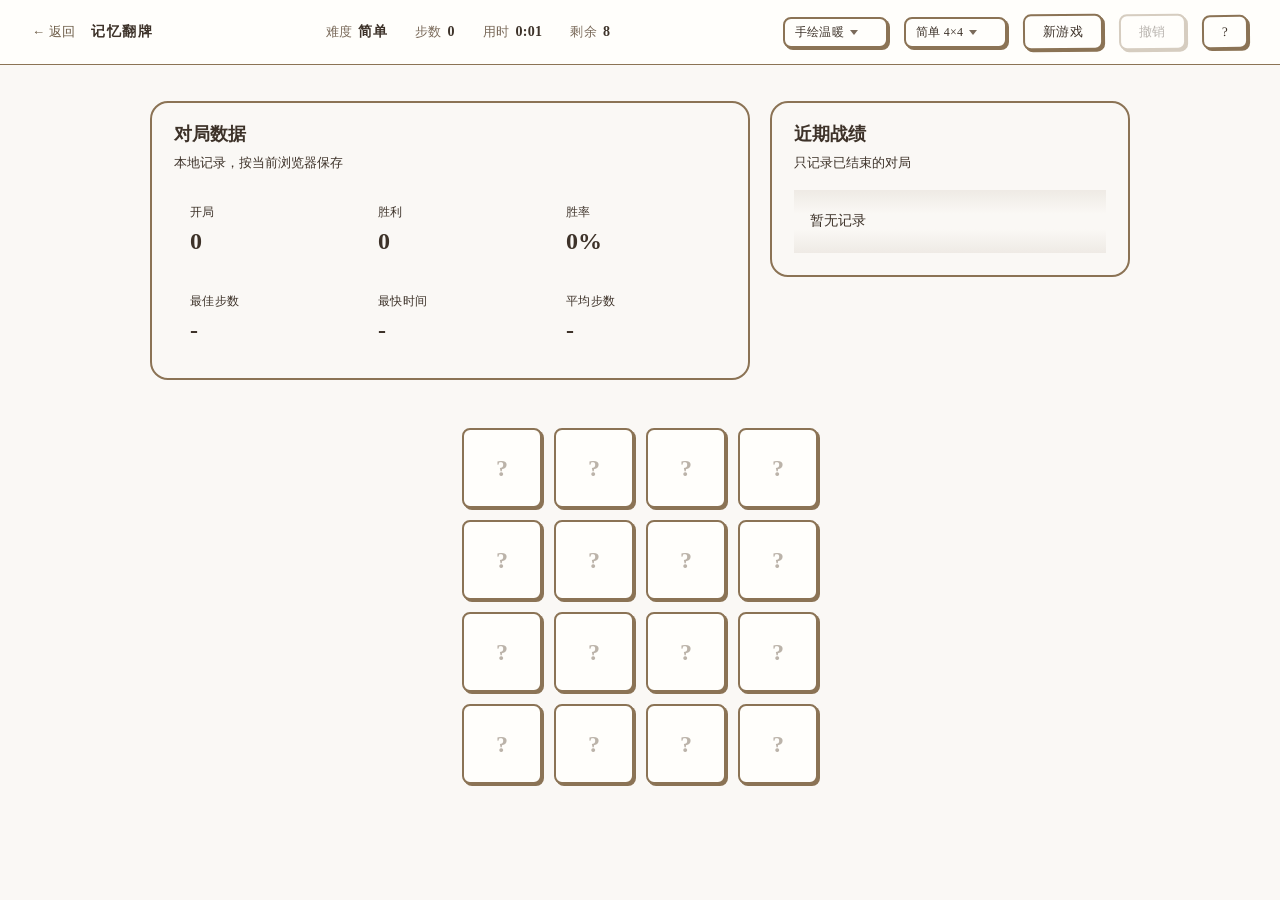
<file: games/memory/index.html>
<!DOCTYPE html>
<html lang="zh-CN" data-theme="sketch">
<head>
  <meta charset="UTF-8" />
  <meta name="viewport" content="width=device-width, initial-scale=1.0" />
  <title>记忆翻牌</title>
  <link rel="manifest" href="../../manifest.json" />
  <link rel="icon" type="image/svg+xml" href="../../icon.svg" />
  <meta name="theme-color" content="#5b6d8a" />
  <meta name="apple-mobile-web-app-capable" content="yes" />
  <meta name="apple-mobile-web-app-status-bar-style" content="default" />
  <link rel="stylesheet" href="../../styles/common.css?v=2" />
  <link rel="stylesheet" href="memory.css?v=1" />
</head>
<body>
  <div class="topbar">
    <div class="topbar-left">
      <a class="back-link" href="../../index.html">← 返回</a>
      <span class="game-name">记忆翻牌</span>
    </div>
    <div class="topbar-stats">
      <span class="stat"><span class="stat-label">难度</span><span id="stat-difficulty">简单</span></span>
      <span class="stat"><span class="stat-label">步数</span><span id="stat-moves">0</span></span>
      <span class="stat"><span class="stat-label">用时</span><span id="stat-time">0:00</span></span>
      <span class="stat"><span class="stat-label">剩余</span><span id="stat-remaining">0</span></span>
    </div>
    <div class="topbar-right">
      <div class="theme-switcher">
        <select id="theme-switcher" title="切换主题">
          <option value="dark">暗夜黑晶</option>
          <option value="flat">扁平多彩</option>
          <option value="neumorphism">新拟态</option>
          <option value="cyberpunk">赛博朋克</option>
          <option value="terminal">复古终端</option>
          <option value="material">Material You</option>
          <option value="vaporwave">蒸汽波</option>
          <option value="sketch" selected>手绘温暖</option>
          <option value="clay">黏土</option>
          <option value="brutalist">粗野主义</option>
          <option value="pixel">像素</option>
          <option value="editorial">杂志</option>
          <option value="swiss">瑞士</option>
          <option value="bento">便当盒</option>
          <option value="noir">黑色电影</option>
          <option value="parchment">羊皮纸</option>
          <option value="bauhaus">包豪斯</option>
          <option value="synthwave">合成器波</option>
        </select>
      </div>
      <select id="difficulty" title="难度">
        <option value="easy" selected>简单 4×4</option>
        <option value="medium">中等 4×5</option>
        <option value="hard">困难 6×6</option>
      </select>
      <button id="btn-new" type="button">新游戏</button>
      <button id="btn-undo" type="button" title="撤销 (U / Ctrl+Z)">撤销</button>
      <button id="btn-help" type="button" title="帮助 (?)">?</button>
    </div>
  </div>

  <main class="page">
    <section class="game-shell">
      <div class="stats-section">
        <section class="stats-panel">
          <div class="panel-head">
            <div>
              <h2>对局数据</h2>
              <div class="panel-subtitle">本地记录，按当前浏览器保存</div>
            </div>
          </div>
          <div class="stats-grid">
            <div class="stats-item">
              <span class="stats-label">开局</span>
              <strong id="stats-started">0</strong>
            </div>
            <div class="stats-item">
              <span class="stats-label">胜利</span>
              <strong id="stats-won">0</strong>
            </div>
            <div class="stats-item">
              <span class="stats-label">胜率</span>
              <strong id="stats-win-rate">0%</strong>
            </div>
            <div class="stats-item">
              <span class="stats-label">最佳步数</span>
              <strong id="stats-best-moves">-</strong>
            </div>
            <div class="stats-item">
              <span class="stats-label">最快时间</span>
              <strong id="stats-best-time">-</strong>
            </div>
            <div class="stats-item">
              <span class="stats-label">平均步数</span>
              <strong id="stats-avg-moves">-</strong>
            </div>
          </div>
        </section>

        <section class="stats-panel recent-panel">
          <div class="panel-head">
            <div>
              <h2>近期战绩</h2>
              <div class="panel-subtitle">只记录已结束的对局</div>
            </div>
          </div>
          <div class="recent-list" id="recent-list">
            <div class="recent-empty">暂无记录</div>
          </div>
        </section>
      </div>

      <div class="board-wrap">
        <div class="board" id="board" aria-label="记忆翻牌棋盘"></div>
      </div>
    </section>
  </main>

  <div id="win-overlay" class="overlay" hidden>
    <div class="overlay-card">
      <div class="overlay-title">全部配对！</div>
      <div class="overlay-stats">
        <div>难度 <strong id="win-difficulty">简单</strong></div>
        <div>步数 <strong id="win-moves">0</strong></div>
        <div>用时 <strong id="win-time">0:00</strong></div>
      </div>
      <div class="overlay-stats" id="win-stats"></div>
      <div class="overlay-actions">
        <button id="win-new" type="button">再来一局</button>
      </div>
    </div>
  </div>

  <div id="confirm-overlay" class="overlay" hidden>
    <div class="overlay-card confirm-card">
      <div class="confirm-message" id="confirm-message"></div>
      <div class="confirm-buttons">
        <button id="confirm-cancel" class="secondary">取消</button>
        <button id="confirm-ok">确认</button>
      </div>
    </div>
  </div>

  <div id="help-overlay" class="overlay" hidden>
    <div class="overlay-card">
      <div class="overlay-title">帮助</div>
      <div class="help-section">
        <div class="help-section-title">游戏规则</div>
        <div class="help-rules">
          <p>点击卡牌翻开，每次可翻两张。若图案相同则配对成功，不同则翻回。</p>
          <p>找出所有配对即可获胜。用最少的步数、最短的时间完成挑战！</p>
        </div>
      </div>
      <div class="help-section">
        <div class="help-section-title">快捷键</div>
        <div class="help-content">
          <div class="help-row"><kbd>鼠标点击</kbd><span>翻牌</span></div>
          <div class="help-row"><kbd>R</kbd><span>新游戏</span></div>
          <div class="help-row"><kbd>U / Ctrl+Z</kbd><span>撤销</span></div>
          <div class="help-row"><kbd>?</kbd><span>打开帮助</span></div>
          <div class="help-row"><kbd>ESC</kbd><span>关闭弹窗</span></div>
        </div>
      </div>
      <div class="overlay-actions">
        <button id="help-close" type="button">知道了</button>
      </div>
    </div>
  </div>

  <script src="../../scripts/theme.js?v=2"></script>
  <script src="../../scripts/confetti.js?v=2"></script>
  <script src="../../scripts/game-common.js?v=1"></script>
  <script src="memory.js?v=1"></script>
<script>
if ('serviceWorker' in navigator) {
  navigator.serviceWorker.register('../../sw.js').catch(function(){});
}
</script>
</body>
</html>
</file>
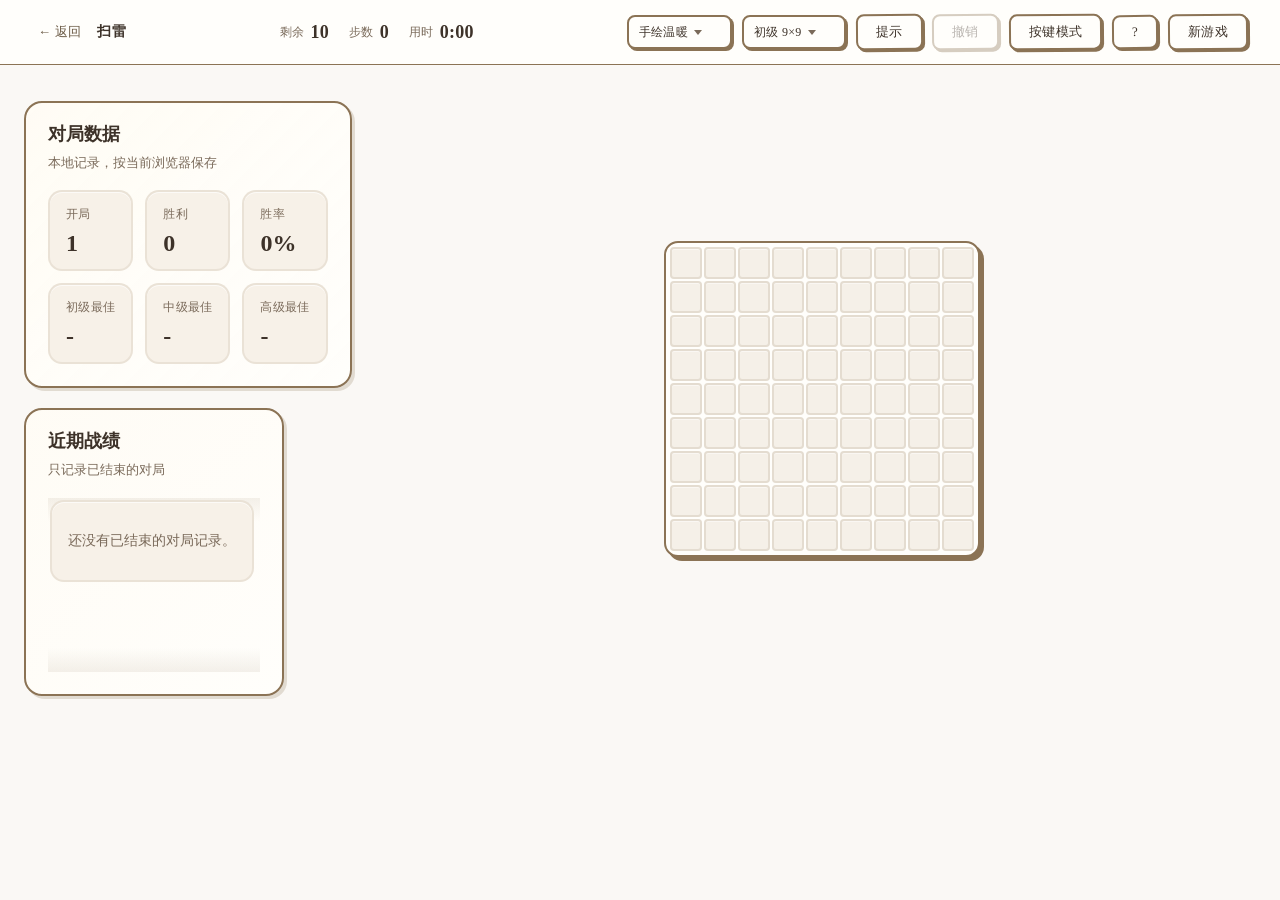
<file: games/minesweeper/index.html>
<!DOCTYPE html>
<html lang="zh-CN" data-theme="sketch">
<head>
  <meta charset="UTF-8" />
  <meta name="viewport" content="width=device-width, initial-scale=1.0" />
  <title>扫雷</title>
  <link rel="manifest" href="../../manifest.json" />
  <link rel="icon" type="image/svg+xml" href="../../icon.svg" />
  <meta name="theme-color" content="#5b6d8a" />
  <meta name="apple-mobile-web-app-capable" content="yes" />
  <meta name="apple-mobile-web-app-status-bar-style" content="default" />
  <link rel="stylesheet" href="../../styles/common.css?v=5" />
  <link rel="stylesheet" href="minesweeper.css?v=13" />
</head>
<body>
  <div class="topbar">
    <div class="topbar-left">
      <a class="back-link" href="../../index.html">&#8592; 返回</a>
      <span class="game-name">扫雷</span>
    </div>
    <div class="topbar-stats">
      <span class="stat"><span class="stat-label">剩余</span><span id="stat-mines">10</span></span>
      <span class="stat"><span class="stat-label">步数</span><span id="stat-moves">0</span></span>
      <span class="stat"><span class="stat-label">用时</span><span id="stat-time">0:00</span></span>
    </div>
    <div class="topbar-right">
      <div class="theme-switcher">
        <select id="theme-switcher" title="切换主题">
          <option value="dark">暗夜黑晶</option>
          <option value="flat">扁平多彩</option>
          <option value="neumorphism">新拟态</option>
          <option value="cyberpunk">赛博朋克</option>
          <option value="terminal">复古终端</option>
          <option value="material">Material You</option>
          <option value="vaporwave">蒸汽波</option>
          <option value="sketch">手绘温暖</option>
          <option value="clay">黏土</option>
          <option value="brutalist">粗野主义</option>
          <option value="pixel">像素</option>
          <option value="editorial">杂志</option>
          <option value="swiss">瑞士</option>
          <option value="bento">便当盒</option>
          <option value="noir">黑色电影</option>
          <option value="parchment">羊皮纸</option>
          <option value="bauhaus">包豪斯</option>
          <option value="synthwave">合成器波</option>
        </select>
      </div>
      <select id="difficulty" title="难度">
        <option value="beginner">初级 9×9</option>
        <option value="intermediate">中级 16×16</option>
        <option value="expert">高级 30×16</option>
        <option value="custom">自定义</option>
      </select>
      <button id="btn-hint" type="button" title="提示 (H)">提示</button>
      <button id="btn-undo" type="button" title="撤销 (Ctrl+Z)">撤销</button>
      <button id="btn-keyboard" type="button" title="K 切换 | 开启后可用方向键/WASD操控">按键模式</button>
      <button id="btn-help" type="button" title="快捷键说明">?</button>
      <button id="btn-new" type="button">新游戏</button>
    </div>
  </div>

  <main class="page">
    <section class="game-shell">
      <div class="stats-section">
        <section class="stats-panel">
          <div class="panel-head">
            <div>
              <h2>对局数据</h2>
              <div class="panel-subtitle">本地记录，按当前浏览器保存</div>
            </div>
          </div>
          <div class="stats-grid">
            <div class="stats-item">
              <span class="stats-label">开局</span>
              <strong id="stats-started">0</strong>
            </div>
            <div class="stats-item">
              <span class="stats-label">胜利</span>
              <strong id="stats-won">0</strong>
            </div>
            <div class="stats-item">
              <span class="stats-label">胜率</span>
              <strong id="stats-win-rate">0%</strong>
            </div>
            <div class="stats-item">
              <span class="stats-label">初级最佳</span>
              <strong id="stats-best-beginner">-</strong>
            </div>
            <div class="stats-item">
              <span class="stats-label">中级最佳</span>
              <strong id="stats-best-intermediate">-</strong>
            </div>
            <div class="stats-item">
              <span class="stats-label">高级最佳</span>
              <strong id="stats-best-expert">-</strong>
            </div>
          </div>
        </section>

        <section class="stats-panel recent-panel">
          <div class="panel-head">
            <div>
              <h2>近期战绩</h2>
              <div class="panel-subtitle">只记录已结束的对局</div>
            </div>
          </div>
          <div class="recent-list" id="recent-list"></div>
        </section>
      </div>

      <div class="board-wrap">
        <div class="board" id="board"></div>
      </div>
    </section>
  </main>

  <!-- 胜利/失败弹窗 -->
  <div class="overlay" id="overlay" hidden>
    <div class="overlay-card">
      <div class="overlay-title" id="overlay-title"></div>
      <div class="overlay-scoreline" id="overlay-scoreline"></div>
      <div class="overlay-actions">
        <button id="overlay-undo" type="button" hidden>撤销一步</button>
        <a class="overlay-link" href="../../index.html">返回首页</a>
        <button id="overlay-new" type="button">再来一局</button>
      </div>
    </div>
  </div>

  <!-- 确认弹窗 -->
  <div class="overlay" id="confirm-overlay" hidden>
    <div class="overlay-card">
      <div class="overlay-title">确认操作</div>
      <div class="overlay-scoreline">当前对局尚未结束，确定要开始新游戏吗？</div>
      <div class="overlay-actions">
        <button id="confirm-cancel" type="button">取消</button>
        <button id="confirm-ok" type="button">确认</button>
      </div>
    </div>
  </div>

  <!-- 自定义难度弹窗 -->
  <div class="overlay" id="custom-overlay" hidden>
    <div class="overlay-card">
      <div class="overlay-title">自定义难度</div>
      <div class="custom-fields">
        <label class="custom-field">
          <span>宽度（列）</span>
          <input type="number" id="custom-cols" min="5" max="50" value="16">
        </label>
        <label class="custom-field">
          <span>高度（行）</span>
          <input type="number" id="custom-rows" min="5" max="30" value="16">
        </label>
        <label class="custom-field">
          <span>雷数</span>
          <input type="number" id="custom-mines" min="1" value="40">
        </label>
      </div>
      <div class="overlay-scoreline" id="custom-hint">宽 5~50 · 高 5~30 · 雷数不超过格数减 1</div>
      <div class="overlay-actions">
        <button id="custom-cancel" type="button">取消</button>
        <button id="custom-ok" type="button">开始游戏</button>
      </div>
    </div>
  </div>

  <div id="help-overlay" class="overlay" hidden>
    <div class="overlay-card">
      <div class="overlay-title">帮助</div>
      <div class="help-section">
        <div class="help-section-title">游戏规则</div>
        <div class="help-rules">
          <p>棋盘上隐藏着若干雷，你的目标是找出所有安全的格子。</p>
          <p>点击格子揭开它。如果揭开的是数字，表示周围 8 格中有几颗雷。</p>
          <p>右键点击格子可标旗 🚩（确认有雷）或标记问号 ❓（不确定）。再次右键循环切换。</p>
          <p>在已揭开的数字格子上<strong>双击</strong>，或同时按下<strong>左右键</strong>，如果周围已标记的旗帜数等于该数字，会自动揭开周围剩余的格子（Chord 操作）。</p>
          <p>踩到雷则游戏结束；找出所有雷即可胜利。</p>
        </div>
      </div>
      <div class="help-section">
        <div class="help-section-title">快捷键</div>
        <div class="help-content">
          <div class="help-row"><kbd>K</kbd><span>切换按键模式</span></div>
          <div class="help-row"><kbd>方向键 / WASD</kbd><span>移动焦点（需开启按键模式）</span></div>
          <div class="help-row"><kbd>空格</kbd><span>揭开当前格子</span></div>
          <div class="help-row"><kbd>Enter</kbd><span>双击揭开周围（Chord）</span></div>
          <div class="help-row"><kbd>F</kbd><span>标旗 / 问号</span></div>
          <div class="help-row"><kbd>H</kbd><span>提示</span></div>
          <div class="help-row"><kbd>U / Ctrl+Z</kbd><span>撤销一步</span></div>
          <div class="help-row"><kbd>ESC</kbd><span>关闭弹窗</span></div>
        </div>
      </div>
      <div class="overlay-actions">
        <button id="help-close" type="button">知道了</button>
      </div>
    </div>
  </div>

  <script src="../../scripts/theme.js"></script>
  <script src="../../scripts/confetti.js"></script>
  <script src="../../scripts/game-common.js?v=1"></script>
  <script src="minesweeper.js?v=14"></script>
<script>
if ('serviceWorker' in navigator) {
  navigator.serviceWorker.register('../../sw.js').catch(function(){});
}
</script>
</body>
</html>
</file>
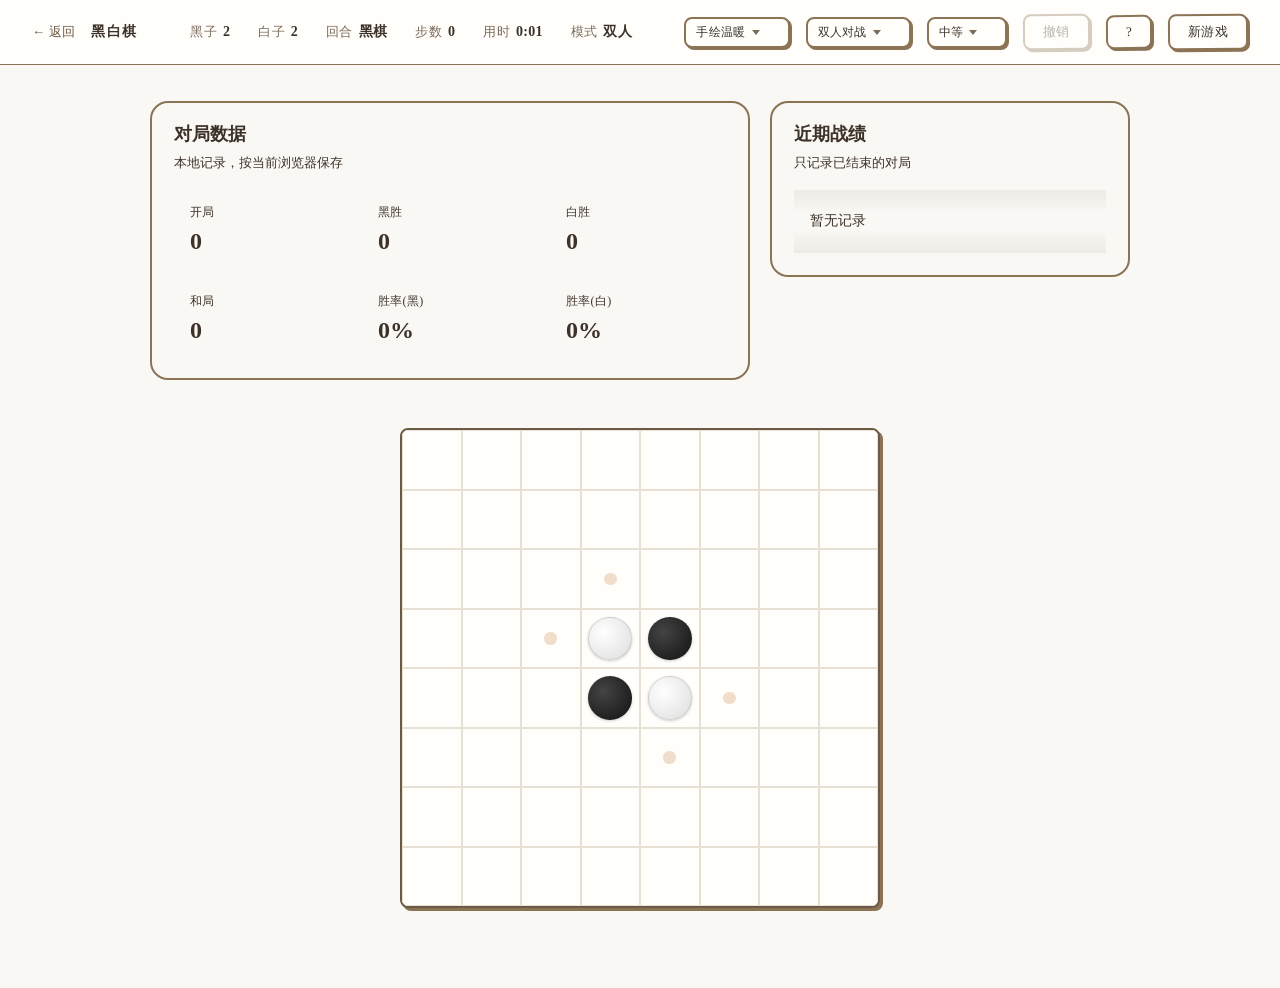
<file: games/othello/index.html>
<!DOCTYPE html>
<html lang="zh-CN" data-theme="sketch">
<head>
  <meta charset="UTF-8" />
  <meta name="viewport" content="width=device-width, initial-scale=1.0" />
  <title>黑白棋</title>
  <link rel="manifest" href="../../manifest.json" />
  <link rel="icon" type="image/svg+xml" href="../../icon.svg" />
  <meta name="theme-color" content="#5b6d8a" />
  <meta name="apple-mobile-web-app-capable" content="yes" />
  <meta name="apple-mobile-web-app-status-bar-style" content="default" />
  <link rel="stylesheet" href="../../styles/common.css?v=2" />
  <link rel="stylesheet" href="othello.css?v=1" />
</head>
<body>
  <div class="topbar">
    <div class="topbar-left">
      <a class="back-link" href="../../index.html">&#8592; 返回</a>
      <span class="game-name">黑白棋</span>
    </div>
    <div class="topbar-stats">
      <span class="stat"><span class="stat-label">黑子</span><span id="stat-black">2</span></span>
      <span class="stat"><span class="stat-label">白子</span><span id="stat-white">2</span></span>
      <span class="stat"><span class="stat-label">回合</span><span id="stat-turn">黑棋</span></span>
      <span class="stat"><span class="stat-label">步数</span><span id="stat-moves">0</span></span>
      <span class="stat"><span class="stat-label">用时</span><span id="stat-time">0:00</span></span>
      <span class="stat"><span class="stat-label">模式</span><span id="stat-mode">双人</span></span>
    </div>
    <div class="topbar-right">
      <div class="theme-switcher">
        <select id="theme-switcher" title="切换主题">
          <option value="dark">暗夜黑晶</option>
          <option value="flat">扁平多彩</option>
          <option value="neumorphism">新拟态</option>
          <option value="cyberpunk">赛博朋克</option>
          <option value="terminal">复古终端</option>
          <option value="material">Material You</option>
          <option value="vaporwave">蒸汽波</option>
          <option value="sketch" selected>手绘温暖</option>
          <option value="clay">黏土</option>
          <option value="brutalist">粗野主义</option>
          <option value="pixel">像素</option>
          <option value="editorial">杂志</option>
          <option value="swiss">瑞士</option>
          <option value="bento">便当盒</option>
          <option value="noir">黑色电影</option>
          <option value="parchment">羊皮纸</option>
          <option value="bauhaus">包豪斯</option>
          <option value="synthwave">合成器波</option>
        </select>
      </div>
      <select id="mode-select" title="游戏模式">
        <option value="pvp" selected>双人对战</option>
        <option value="ai">人机对战</option>
      </select>
      <select id="ai-level" title="AI 难度">
        <option value="easy">简单</option>
        <option value="medium" selected>中等</option>
        <option value="hard">困难</option>
      </select>
      <button id="btn-undo" type="button" title="撤销 (U / Ctrl+Z)">撤销</button>
      <button id="btn-help" type="button" title="帮助 (?)">?</button>
      <button id="btn-new" type="button">新游戏</button>
    </div>
  </div>

  <main class="page">
    <section class="game-shell">
      <div class="stats-section">
        <section class="stats-panel">
          <div class="panel-head">
            <div>
              <h2>对局数据</h2>
              <div class="panel-subtitle">本地记录，按当前浏览器保存</div>
            </div>
          </div>
          <div class="stats-grid">
            <div class="stats-item">
              <span class="stats-label">开局</span>
              <strong id="stats-started">0</strong>
            </div>
            <div class="stats-item">
              <span class="stats-label">黑胜</span>
              <strong id="stats-black-wins">0</strong>
            </div>
            <div class="stats-item">
              <span class="stats-label">白胜</span>
              <strong id="stats-white-wins">0</strong>
            </div>
            <div class="stats-item">
              <span class="stats-label">和局</span>
              <strong id="stats-draws">0</strong>
            </div>
            <div class="stats-item">
              <span class="stats-label">胜率(黑)</span>
              <strong id="stats-black-rate">0%</strong>
            </div>
            <div class="stats-item">
              <span class="stats-label">胜率(白)</span>
              <strong id="stats-white-rate">0%</strong>
            </div>
          </div>
        </section>

        <section class="stats-panel recent-panel">
          <div class="panel-head">
            <div>
              <h2>近期战绩</h2>
              <div class="panel-subtitle">只记录已结束的对局</div>
            </div>
          </div>
          <div class="recent-list" id="recent-list">
            <div class="recent-empty">暂无记录</div>
          </div>
        </section>
      </div>

      <div class="board-wrap">
        <div class="board" id="board" aria-label="黑白棋棋盘"></div>
      </div>
    </section>
  </main>

  <div id="win-overlay" class="overlay" hidden>
    <div class="overlay-card">
      <div class="overlay-title" id="win-title">游戏结束</div>
      <div class="overlay-stats">
        <div>黑子 <strong id="win-black">2</strong></div>
        <div>白子 <strong id="win-white">2</strong></div>
        <div>步数 <strong id="win-moves">0</strong></div>
        <div>用时 <strong id="win-time">0:00</strong></div>
      </div>
      <div class="overlay-stats" id="win-stats"></div>
      <div class="overlay-actions">
        <button id="win-new" type="button">再来一局</button>
      </div>
    </div>
  </div>

  <div id="confirm-overlay" class="overlay" hidden>
    <div class="overlay-card confirm-card">
      <div class="confirm-message" id="confirm-message"></div>
      <div class="confirm-buttons">
        <button id="confirm-cancel" class="secondary">取消</button>
        <button id="confirm-ok">确认</button>
      </div>
    </div>
  </div>

  <div id="help-overlay" class="overlay" hidden>
    <div class="overlay-card">
      <div class="overlay-title">帮助</div>
      <div class="help-section">
        <div class="help-section-title">游戏规则</div>
        <div class="help-rules">
          <p>8×8 棋盘，开局中心 2×2 交叉放置两黑两白。</p>
          <p>每步必须在横、竖、斜方向上<strong>夹住</strong>对方至少一枚棋子，被夹住的棋子会翻转为己方颜色。</p>
          <p>若一方无合法步，则跳过该回合。双方都无法走棋时游戏结束。</p>
          <p>棋盘上棋子多者获胜。</p>
        </div>
      </div>
      <div class="help-section">
        <div class="help-section-title">操作方式</div>
        <div class="help-content">
          <div class="help-row"><kbd>鼠标点击</kbd><span>落子</span></div>
          <div class="help-row"><kbd>R</kbd><span>新游戏</span></div>
          <div class="help-row"><kbd>U / Ctrl+Z</kbd><span>撤销</span></div>
          <div class="help-row"><kbd>?</kbd><span>打开帮助</span></div>
          <div class="help-row"><kbd>ESC</kbd><span>关闭弹窗</span></div>
        </div>
      </div>
      <div class="overlay-actions">
        <button id="help-close" type="button">知道了</button>
      </div>
    </div>
  </div>

  <script src="../../scripts/theme.js?v=2"></script>
  <script src="../../scripts/confetti.js?v=2"></script>
  <script src="../../scripts/game-common.js?v=1"></script>
  <script src="othello.js?v=1"></script>
<script>
if ('serviceWorker' in navigator) {
  navigator.serviceWorker.register('../../sw.js').catch(function(){});
}
</script>
</body>
</html>
</file>
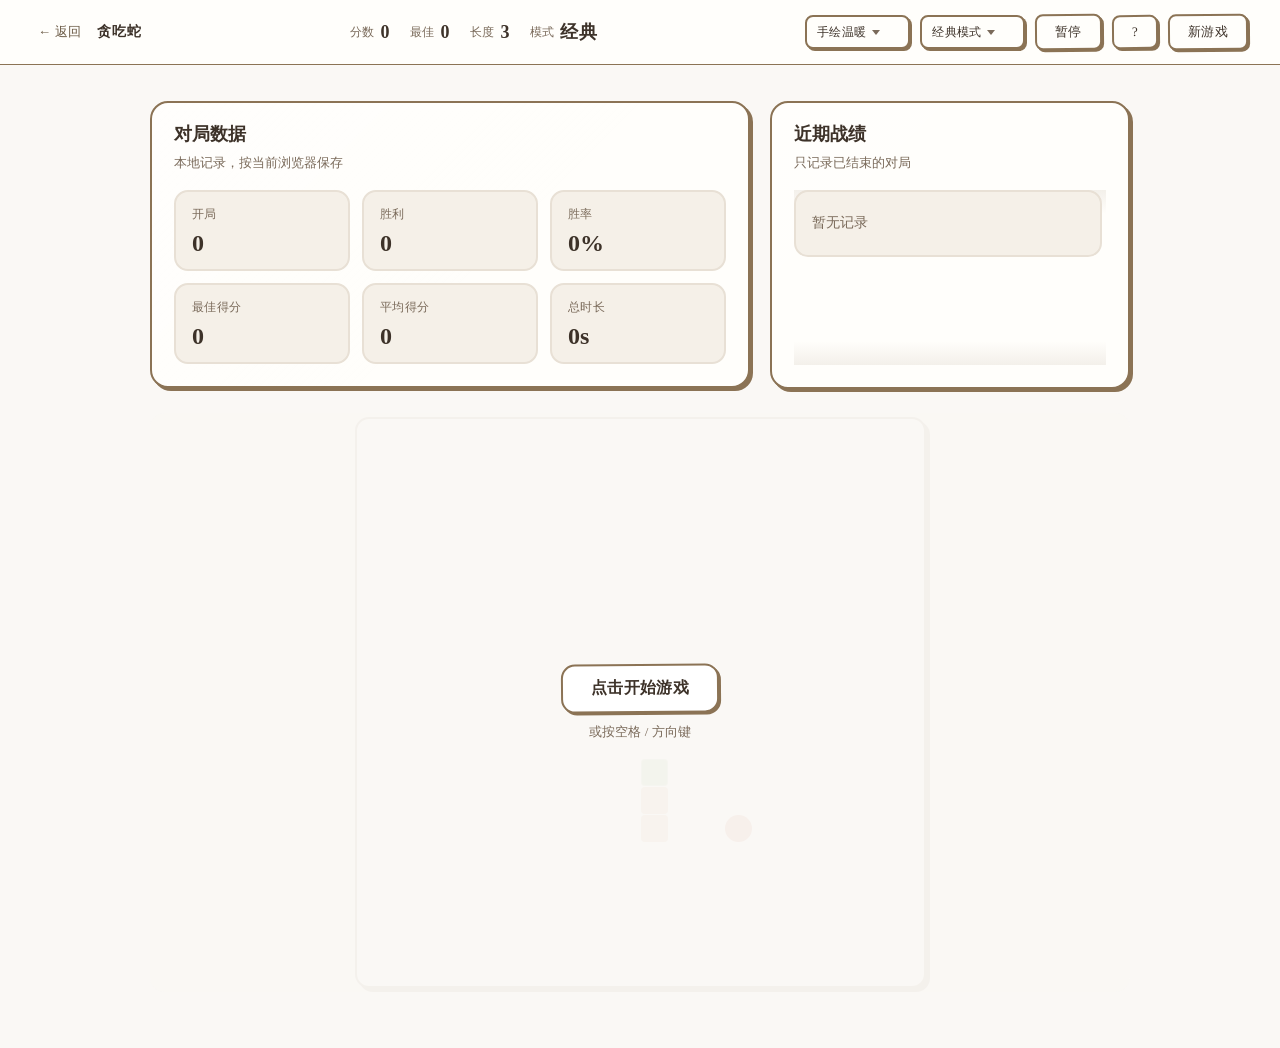
<file: games/snake/index.html>
<!DOCTYPE html>
<html lang="zh-CN" data-theme="sketch">
<head>
  <meta charset="UTF-8" />
  <meta name="viewport" content="width=device-width, initial-scale=1.0" />
  <title>贪吃蛇</title>
  <link rel="stylesheet" href="../../styles/common.css?v=2" />
  <link rel="stylesheet" href="snake.css?v=2" />
</head>
<body>
  <div class="topbar">
    <div class="topbar-left">
      <a class="back-link" href="../../index.html">&#8592; 返回</a>
      <span class="game-name">贪吃蛇</span>
    </div>
    <div class="topbar-stats">
      <span class="stat"><span class="stat-label">分数</span><span id="stat-score">0</span></span>
      <span class="stat"><span class="stat-label">最佳</span><span id="stat-high">0</span></span>
      <span class="stat"><span class="stat-label">长度</span><span id="stat-length">3</span></span>
      <span class="stat"><span class="stat-label">模式</span><span id="stat-mode">经典</span></span>
    </div>
    <div class="topbar-right">
      <div class="theme-switcher">
        <select id="theme-switcher" title="切换主题">
          <option value="dark">暗夜黑晶</option>
          <option value="flat">扁平多彩</option>
          <option value="neumorphism">新拟态</option>
          <option value="cyberpunk">赛博朋克</option>
          <option value="terminal">复古终端</option>
          <option value="material">Material You</option>
          <option value="vaporwave">蒸汽波</option>
          <option value="sketch">手绘温暖</option>
          <option value="clay">黏土</option>
          <option value="brutalist">粗野主义</option>
          <option value="pixel">像素</option>
          <option value="editorial">杂志</option>
          <option value="swiss">瑞士</option>
          <option value="bento">便当盒</option>
          <option value="noir">黑色电影</option>
          <option value="parchment">羊皮纸</option>
          <option value="bauhaus">包豪斯</option>
          <option value="synthwave">合成器波</option>
        </select>
      </div>
      <select id="mode-select" title="游戏模式">
        <option value="classic">经典模式</option>
        <option value="wrap">穿墙模式</option>
      </select>
      <button id="btn-pause" type="button">暂停</button>
      <button id="btn-help" type="button" title="帮助 (?)">?</button>
      <button id="btn-new" type="button">新游戏</button>
    </div>
  </div>

  <main class="page">
    <section class="game-shell">
      <div class="stats-section">
        <section class="stats-panel">
          <div class="panel-head">
            <div>
              <h2>对局数据</h2>
              <div class="panel-subtitle">本地记录，按当前浏览器保存</div>
            </div>
          </div>
          <div class="stats-grid">
            <div class="stats-item">
              <span class="stats-label">开局</span>
              <strong id="stats-started">0</strong>
            </div>
            <div class="stats-item">
              <span class="stats-label">胜利</span>
              <strong id="stats-won">0</strong>
            </div>
            <div class="stats-item">
              <span class="stats-label">胜率</span>
              <strong id="stats-win-rate">0%</strong>
            </div>
            <div class="stats-item">
              <span class="stats-label">最佳得分</span>
              <strong id="stats-best-score">-</strong>
            </div>
            <div class="stats-item">
              <span class="stats-label">平均得分</span>
              <strong id="stats-avg-score">-</strong>
            </div>
            <div class="stats-item">
              <span class="stats-label">总时长</span>
              <strong id="stats-total-time">-</strong>
            </div>
          </div>
        </section>

        <section class="stats-panel recent-panel">
          <div class="panel-head">
            <div>
              <h2>近期战绩</h2>
              <div class="panel-subtitle">只记录已结束的对局</div>
            </div>
          </div>
          <div class="recent-list" id="recent-list">
            <div class="recent-empty">暂无记录</div>
          </div>
        </section>
      </div>

      <div class="board-wrap">
        <div class="board" id="board"></div>
        <div id="start-overlay" class="start-overlay">
          <button id="start-btn" type="button">点击开始游戏</button>
          <div class="start-hint">或按空格 / 方向键</div>
        </div>
        <div id="pause-overlay" class="board-pause" hidden>
          <div class="board-pause-card">
            <div class="board-pause-title">已暂停</div>
            <button id="pause-resume" type="button">继续</button>
          </div>
        </div>
      </div>
    </section>
  </main>

  <div id="gameover-overlay" class="overlay" hidden>
    <div class="overlay-card">
      <div class="overlay-title" id="final-title">游戏结束</div>
      <div class="overlay-stats">
        <div>最终得分 <strong id="final-score">0</strong></div>
        <div>蛇身长度 <strong id="final-length">0</strong></div>
        <div>游戏模式 <strong id="final-mode">经典模式</strong></div>
      </div>
      <div class="overlay-actions">
        <button id="overlay-new" type="button">再来一局</button>
      </div>
    </div>
  </div>

  <div id="confirm-overlay" class="overlay" hidden>
    <div class="overlay-card">
      <div class="overlay-title">确认操作</div>
      <div class="overlay-stats">当前对局尚未结束，确定要开始新游戏吗？</div>
      <div class="overlay-actions">
        <button id="confirm-cancel" type="button">取消</button>
        <button id="confirm-ok" type="button">确认</button>
      </div>
    </div>
  </div>

  <div id="help-overlay" class="overlay" hidden>
    <div class="overlay-card">
      <div class="overlay-title">帮助</div>
      <div class="help-section">
        <div class="help-section-title">游戏规则</div>
        <div class="help-rules">
          <p>使用方向键或滑动屏幕控制蛇移动，吃掉红色食物得分，蛇身会变长。</p>
          <p>经典模式：撞到墙壁或自己的身体则游戏结束。</p>
          <p>穿墙模式：蛇可以从一侧穿出，从对侧进入。</p>
          <p>填满整个棋盘即可完美通关！</p>
        </div>
      </div>
      <div class="help-section">
        <div class="help-section-title">操作方式</div>
        <div class="help-content">
          <div class="help-row"><kbd>方向键 / WASD</kbd><span>移动</span></div>
          <div class="help-row"><kbd>空格</kbd><span>暂停/继续</span></div>
          <div class="help-row"><kbd>R</kbd><span>新游戏</span></div>
          <div class="help-row"><kbd>?</kbd><span>打开帮助</span></div>
          <div class="help-row"><kbd>ESC</kbd><span>关闭弹窗</span></div>
        </div>
      </div>
      <div class="overlay-actions">
        <button id="help-close" type="button">知道了</button>
      </div>
    </div>
  </div>

  <script src="../../scripts/theme.js?v=2"></script>
  <script src="../../scripts/confetti.js?v=2"></script>
  <script src="snake.js?v=2"></script>
</body>
</html>
</file>
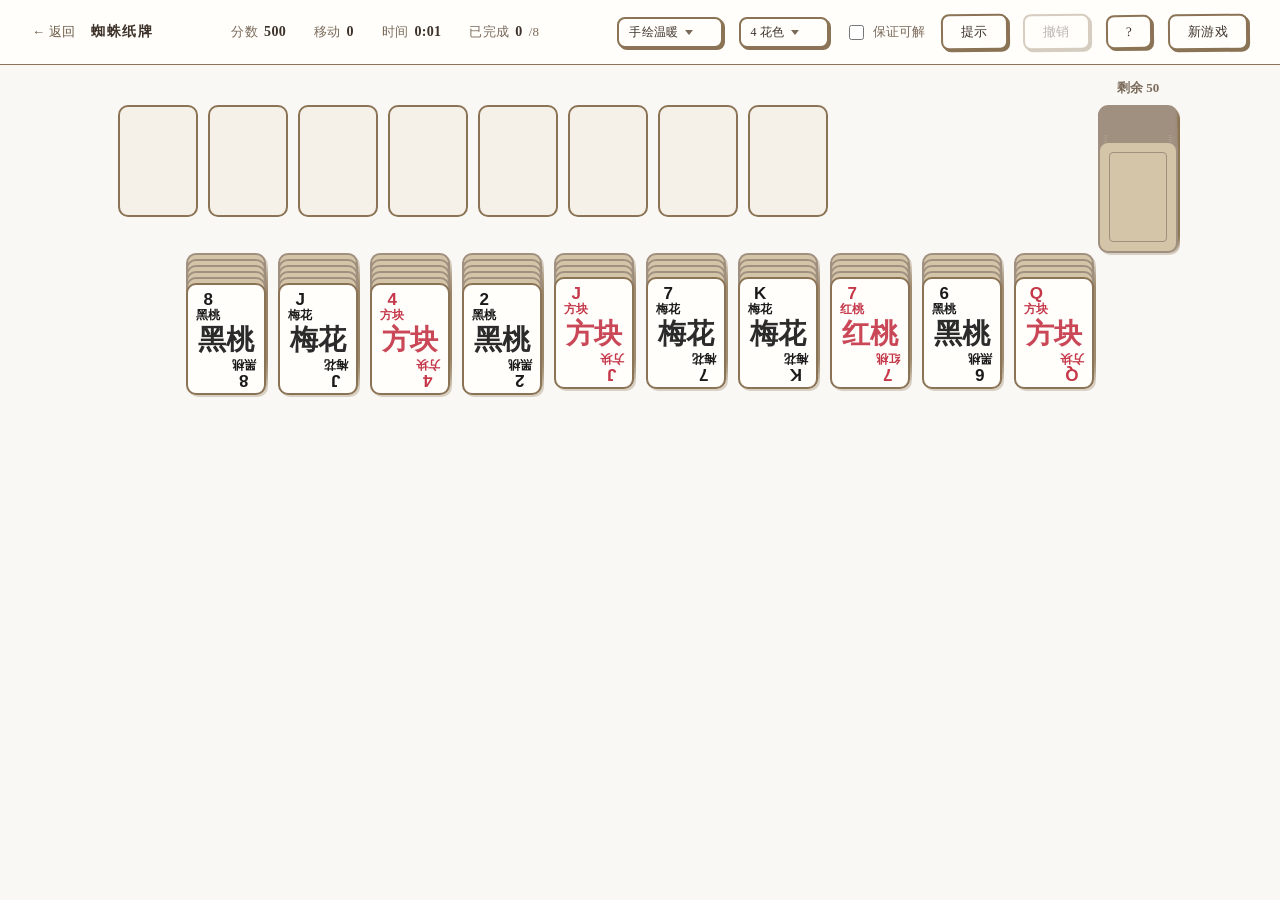
<file: games/spider/index.html>
<!DOCTYPE html>
<html lang="zh-CN" data-theme="sketch">
<head>
  <meta charset="UTF-8" />
  <meta name="viewport" content="width=device-width, initial-scale=1.0" />
  <title>蜘蛛纸牌</title>
  <link rel="manifest" href="../../manifest.json" />
  <link rel="icon" type="image/svg+xml" href="../../icon.svg" />
  <meta name="theme-color" content="#5b6d8a" />
  <meta name="apple-mobile-web-app-capable" content="yes" />
  <meta name="apple-mobile-web-app-status-bar-style" content="default" />
  <link rel="stylesheet" href="../../styles/common.css" />
  <link rel="stylesheet" href="spider.css?v=2" />
</head>
<body>
  <div class="topbar">
    <div class="topbar-left">
      <a class="back-link" href="../../index.html">&#8592; 返回</a>
      <span class="game-name">蜘蛛纸牌</span>
    </div>
    <div class="topbar-stats">
      <span class="stat"><span class="stat-label">分数</span><span id="stat-score">500</span></span>
      <span class="stat"><span class="stat-label">移动</span><span id="stat-moves">0</span></span>
      <span class="stat"><span class="stat-label">时间</span><span id="stat-time">0:00</span></span>
      <span class="stat"><span class="stat-label">已完成</span><span id="stat-done">0</span>/8</span>
    </div>
    <div class="topbar-right">
      <div class="theme-switcher">
        <select id="theme-switcher" title="切换主题">
          <option value="dark">暗夜黑晶</option>
          <option value="flat">扁平多彩</option>
          <option value="neumorphism">新拟态</option>
          <option value="cyberpunk">赛博朋克</option>
          <option value="terminal">复古终端</option>
          <option value="material">Material You</option>
          <option value="vaporwave">蒸汽波</option>
          <option value="sketch">手绘温暖</option>
          <option value="clay">黏土</option>
          <option value="brutalist">粗野主义</option>
          <option value="pixel">像素</option>
          <option value="editorial">杂志</option>
          <option value="swiss">瑞士</option>
          <option value="bento">便当盒</option>
          <option value="noir">黑色电影</option>
          <option value="parchment">羊皮纸</option>
          <option value="bauhaus">包豪斯</option>
          <option value="synthwave">合成器波</option>
        </select>
      </div>
      <select id="difficulty" title="难度">
        <option value="1">1 花色</option>
        <option value="2">2 花色</option>
        <option value="4" selected>4 花色</option>
      </select>
      <label class="solvable-check" title="生成后会用求解器验证是否可通关，可能需要等待 1-3 秒">
        <input type="checkbox" id="ensure-solvable" />
        保证可解
      </label>
      <button id="btn-hint" title="提示 (H)">提示</button>
      <button id="btn-undo">撤销</button>
      <button id="btn-help" title="帮助 (?)" type="button">?</button>
      <button id="btn-new">新游戏</button>
    </div>
  </div>

  <div class="board">
    <div class="board-top">
      <div class="foundation" id="foundation"></div>
      <div class="stock-wrap">
        <div class="stock" id="stock" title="点击发牌"></div>
      </div>
    </div>
    <div class="tableau" id="tableau"></div>
  </div>

  <!-- 拖拽浮层挂在 body 上 -->
  <div id="drag-layer"></div>

  <!-- 提示气泡 -->
  <div id="toast" class="toast"></div>

  <!-- 加载覆盖层 -->
  <div id="loading-overlay" class="overlay" hidden>
    <div class="overlay-card">
      <div class="overlay-title" id="loading-text">正在验证牌局是否可解...</div>
      <div class="spinner"></div>
    </div>
  </div>

  <!-- 确认覆盖层 -->
  <div id="confirm-overlay" class="overlay" hidden>
    <div class="overlay-card confirm-card">
      <div class="confirm-message" id="confirm-message"></div>
      <div class="confirm-buttons">
        <button id="confirm-cancel" class="secondary">取消</button>
        <button id="confirm-ok">确认</button>
      </div>
    </div>
  </div>

  <!-- 胜利覆盖层 -->
  <div id="win-overlay" class="overlay" hidden>
    <div class="overlay-card">
      <div class="overlay-title">通关！</div>
      <div class="overlay-stats">
        <div>分数 <strong id="win-score">0</strong></div>
        <div>移动 <strong id="win-moves">0</strong></div>
      </div>
      <div class="overlay-stats" id="win-stats"></div>
      <button id="win-new">再来一局</button>
    </div>
  </div>

  <!-- 帮助覆盖层 -->
  <div id="help-overlay" class="overlay" hidden>
    <div class="overlay-card">
      <div class="overlay-title">帮助</div>
      <div class="help-section">
        <div class="help-section-title">游戏规则</div>
        <div class="help-rules">
          <p>目标是<strong>将八组牌按同花色从 K 到 A 依次排列</strong>，完成一组即可移入收牌区。</p>
          <p>可以将牌按<strong>降序排列</strong>移动到另一列（如黑桃 8 可放到黑桃 9 上）。</p>
          <p>只有<strong>同花色</strong>的连续降序牌才能作为一整串一起移动。</p>
          <p>当某列没有牌时，可以放任意一张牌到该列。</p>
          <p>点击发牌区（左上角）可以给每一列补充一张牌。</p>
          <p>完成 8 组同花色的 K→A 排列即可通关。</p>
        </div>
      </div>
      <div class="help-section">
        <div class="help-section-title">快捷键</div>
        <div class="help-content">
          <div class="help-row"><kbd>N</kbd><span>新游戏</span></div>
          <div class="help-row"><kbd>D</kbd><span>发牌</span></div>
          <div class="help-row"><kbd>H</kbd><span>提示</span></div>
          <div class="help-row"><kbd>U / Ctrl+Z</kbd><span>撤销</span></div>
          <div class="help-row"><kbd>?</kbd><span>打开帮助</span></div>
          <div class="help-row"><kbd>ESC</kbd><span>关闭弹窗 / 取消拖拽</span></div>
        </div>
      </div>
      <div class="overlay-actions">
        <button id="help-close" type="button">知道了</button>
      </div>
    </div>
  </div>

  <script src="../../scripts/theme.js"></script>
  <script src="../../scripts/confetti.js"></script>
  <script src="../../scripts/game-common.js?v=1"></script>
  <script src="solver-core.js"></script>
  <script src="spider.js?v=3"></script>
<script>
if ('serviceWorker' in navigator) {
  navigator.serviceWorker.register('../../sw.js').catch(function(){});
}
</script>
</body>
</html>
</file>
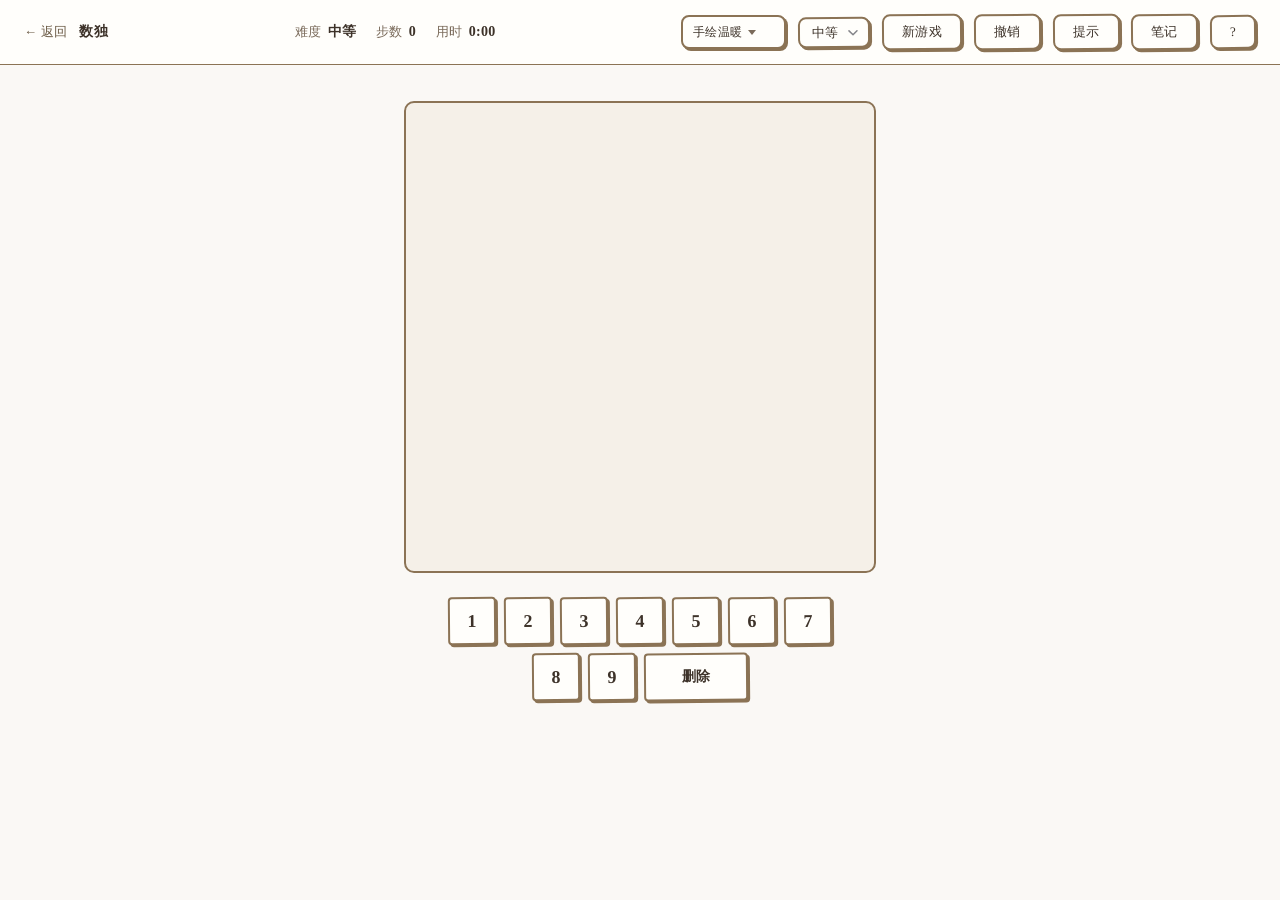
<file: games/sudoku/index.html>
<!DOCTYPE html>
<html lang="zh-CN" data-theme="sketch">
<head>
  <meta charset="UTF-8" />
  <meta name="viewport" content="width=device-width, initial-scale=1.0" />
  <title>数独</title>
  <link rel="stylesheet" href="../../styles/common.css?v=2" />
  <link rel="stylesheet" href="sudoku.css?v=1" />
</head>
<body>
  <div class="topbar">
    <div class="topbar-left">
      <a class="back-link" href="../../index.html">&#8592; 返回</a>
      <span class="game-name">数独</span>
    </div>
    <div class="topbar-stats">
      <span class="stat"><span class="stat-label">难度</span><span id="stat-difficulty">中等</span></span>
      <span class="stat"><span class="stat-label">步数</span><span id="stat-moves">0</span></span>
      <span class="stat"><span class="stat-label">用时</span><span id="stat-time">0:00</span></span>
    </div>
    <div class="topbar-right">
      <div class="theme-switcher">
        <select id="theme-switcher" title="切换主题">
          <option value="dark">暗夜黑晶</option>
          <option value="flat">扁平多彩</option>
          <option value="neumorphism">新拟态</option>
          <option value="cyberpunk">赛博朋克</option>
          <option value="terminal">复古终端</option>
          <option value="material">Material You</option>
          <option value="vaporwave">蒸汽波</option>
          <option value="sketch">手绘温暖</option>
          <option value="clay">黏土</option>
          <option value="brutalist">粗野主义</option>
          <option value="pixel">像素</option>
          <option value="editorial">杂志</option>
          <option value="swiss">瑞士</option>
          <option value="bento">便当盒</option>
          <option value="noir">黑色电影</option>
          <option value="parchment">羊皮纸</option>
          <option value="bauhaus">包豪斯</option>
          <option value="synthwave">合成器波</option>
        </select>
      </div>
      <select id="difficulty" title="难度">
        <option value="easy">简单</option>
        <option value="medium" selected>中等</option>
        <option value="hard">困难</option>
      </select>
      <button id="btn-new" type="button">新游戏</button>
      <button id="btn-undo" type="button" title="撤销 (U / Ctrl+Z)">撤销</button>
      <button id="btn-hint" type="button" title="提示 (H)">提示</button>
      <button id="btn-note" type="button" title="笔记模式 (N)">笔记</button>
      <button id="btn-help" type="button" title="帮助 (?)">?</button>
    </div>
  </div>

  <div class="board-wrap">
    <div id="board"></div>
    <div class="numpad">
      <button class="num-btn" id="num-1">1</button>
      <button class="num-btn" id="num-2">2</button>
      <button class="num-btn" id="num-3">3</button>
      <button class="num-btn" id="num-4">4</button>
      <button class="num-btn" id="num-5">5</button>
      <button class="num-btn" id="num-6">6</button>
      <button class="num-btn" id="num-7">7</button>
      <button class="num-btn" id="num-8">8</button>
      <button class="num-btn" id="num-9">9</button>
      <button class="num-btn wide" id="num-clear">删除</button>
    </div>
  </div>

  <div id="confirm-overlay" class="overlay" hidden>
    <div class="overlay-card confirm-card">
      <div class="confirm-message" id="confirm-message"></div>
      <div class="confirm-buttons">
        <button id="confirm-cancel" class="secondary">取消</button>
        <button id="confirm-ok">确认</button>
      </div>
    </div>
  </div>

  <div id="loading-overlay" class="overlay" hidden>
    <div class="overlay-card">
      <div class="overlay-title">正在生成数独...</div>
      <div class="loading-spinner"></div>
    </div>
  </div>

  <div id="win-overlay" class="overlay" hidden>
    <div class="overlay-card">
      <div class="overlay-title">通关！</div>
      <div class="overlay-stats">
        <div>难度 <strong id="win-difficulty">中等</strong></div>
        <div>步数 <strong id="win-moves">0</strong></div>
        <div>用时 <strong id="win-time">0:00</strong></div>
      </div>
      <div class="overlay-stats" id="win-stats"></div>
      <button id="win-new">再来一局</button>
    </div>
  </div>

  <div id="help-overlay" class="overlay" hidden>
    <div class="overlay-card">
      <div class="overlay-title">帮助</div>
      <div class="help-section">
        <div class="help-section-title">游戏规则</div>
        <div class="help-rules">
          <p>在 9×9 的网格中填入数字 <strong>1-9</strong>，满足以下条件：</p>
          <p>• 每一<strong>行</strong>必须包含 1-9 且不重复</p>
          <p>• 每一<strong>列</strong>必须包含 1-9 且不重复</p>
          <p>• 每一个 <strong>3×3 宫格</strong>必须包含 1-9 且不重复</p>
          <p>灰色数字是题目给定的，不可修改。</p>
        </div>
      </div>
      <div class="help-section">
        <div class="help-section-title">操作方式</div>
        <div class="help-content">
          <div class="help-row"><kbd>鼠标点击</kbd><span>选中格子</span></div>
          <div class="help-row"><kbd>1-9</kbd><span>输入数字</span></div>
          <div class="help-row"><kbd>Backspace / Delete</kbd><span>清除当前格</span></div>
          <div class="help-row"><kbd>方向键</kbd><span>移动选中的格子</span></div>
        </div>
      </div>
      <div class="help-section">
        <div class="help-section-title">快捷键</div>
        <div class="help-content">
          <div class="help-row"><kbd>N</kbd><span>切换笔记模式</span></div>
          <div class="help-row"><kbd>H</kbd><span>提示（填入正确答案）</span></div>
          <div class="help-row"><kbd>U / Ctrl+Z</kbd><span>撤销</span></div>
          <div class="help-row"><kbd>R</kbd><span>新游戏</span></div>
          <div class="help-row"><kbd>?</kbd><span>打开帮助</span></div>
          <div class="help-row"><kbd>ESC</kbd><span>关闭弹窗</span></div>
        </div>
      </div>
      <div style="margin-top:20px">
        <button id="help-close" type="button">知道了</button>
      </div>
    </div>
  </div>

  <script src="../../scripts/theme.js?v=2"></script>
  <script src="../../scripts/confetti.js?v=2"></script>
  <script src="sudoku.js?v=1"></script>
</body>
</html>
</file>
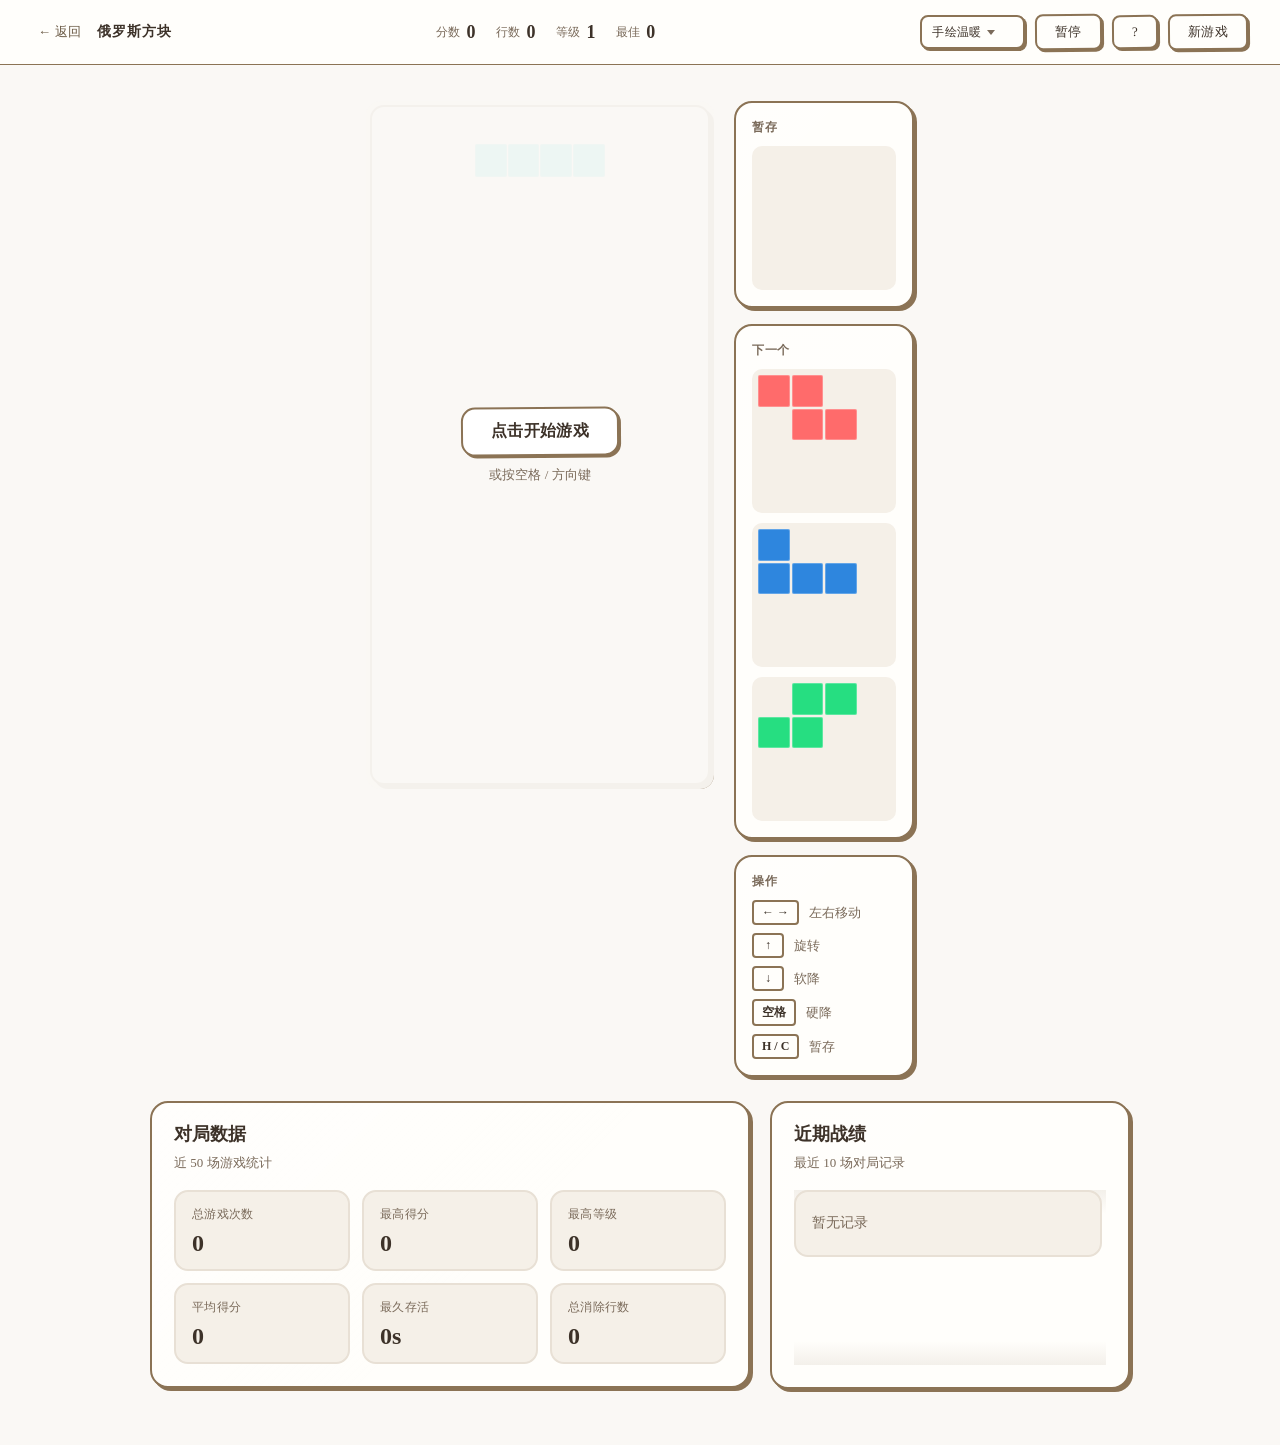
<file: games/tetris/index.html>
<!DOCTYPE html>
<html lang="zh-CN" data-theme="sketch">
<head>
  <meta charset="UTF-8" />
  <meta name="viewport" content="width=device-width, initial-scale=1.0" />
  <title>俄罗斯方块</title>
  <link rel="manifest" href="../../manifest.json" />
  <link rel="icon" type="image/svg+xml" href="../../icon.svg" />
  <meta name="theme-color" content="#5b6d8a" />
  <meta name="apple-mobile-web-app-capable" content="yes" />
  <meta name="apple-mobile-web-app-status-bar-style" content="default" />
  <link rel="stylesheet" href="../../styles/common.css?v=2" />
  <link rel="stylesheet" href="tetris.css?v=2" />
</head>
<body>
  <div class="topbar">
    <div class="topbar-left">
      <a class="back-link" href="../../index.html">&#8592; 返回</a>
      <span class="game-name">俄罗斯方块</span>
    </div>
    <div class="topbar-stats">
      <span class="stat"><span class="stat-label">分数</span><span id="stat-score">0</span></span>
      <span class="stat"><span class="stat-label">行数</span><span id="stat-lines">0</span></span>
      <span class="stat"><span class="stat-label">等级</span><span id="stat-level">1</span></span>
      <span class="stat"><span class="stat-label">最佳</span><span id="stat-high">0</span></span>
    </div>
    <div class="topbar-right">
      <div class="theme-switcher">
        <select id="theme-switcher" title="切换主题">
          <option value="dark">暗夜黑晶</option>
          <option value="flat">扁平多彩</option>
          <option value="neumorphism">新拟态</option>
          <option value="cyberpunk">赛博朋克</option>
          <option value="terminal">复古终端</option>
          <option value="material">Material You</option>
          <option value="vaporwave">蒸汽波</option>
          <option value="sketch">手绘温暖</option>
          <option value="clay">黏土</option>
          <option value="brutalist">粗野主义</option>
          <option value="pixel">像素</option>
          <option value="editorial">杂志</option>
          <option value="swiss">瑞士</option>
          <option value="bento">便当盒</option>
          <option value="noir">黑色电影</option>
          <option value="parchment">羊皮纸</option>
          <option value="bauhaus">包豪斯</option>
          <option value="synthwave">合成器波</option>
        </select>
      </div>
      <button id="btn-pause" type="button">暂停</button>
      <button id="btn-help" type="button" title="帮助 (?)">?</button>
      <button id="btn-new" type="button">新游戏</button>
    </div>
  </div>

  <main class="page">
    <section class="game-shell">
      <div class="game-area">
        <div class="board-wrap">
          <div class="board" id="board"></div>
          <div id="start-overlay" class="start-overlay">
            <button id="start-btn" type="button">点击开始游戏</button>
            <div class="start-hint">或按空格 / 方向键</div>
          </div>
          <div id="pause-overlay" class="board-pause" hidden>
            <div class="board-pause-card">
              <div class="board-pause-title">已暂停</div>
              <button id="pause-resume" type="button">继续</button>
            </div>
          </div>
        </div>
        <div class="side-panel">
          <div class="panel-box hold-box">
            <div class="panel-label">暂存</div>
            <div class="mini-board" id="hold-board"></div>
          </div>
          <div class="panel-box next-box">
            <div class="panel-label">下一个</div>
            <div class="next-list" id="next-list"></div>
          </div>
          <div class="panel-box controls-hint">
            <div class="panel-label">操作</div>
            <div class="hint-row"><kbd>&#8592; &#8594;</kbd><span>左右移动</span></div>
            <div class="hint-row"><kbd>&#8593;</kbd><span>旋转</span></div>
            <div class="hint-row"><kbd>&#8595;</kbd><span>软降</span></div>
            <div class="hint-row"><kbd>空格</kbd><span>硬降</span></div>
            <div class="hint-row"><kbd>H / C</kbd><span>暂存</span></div>
          </div>
        </div>
      </div>

      <div class="stats-section">
        <section class="stats-panel">
          <div class="panel-head">
            <div>
              <h2>对局数据</h2>
              <div class="panel-subtitle">近 50 场游戏统计</div>
            </div>
          </div>
          <div class="stats-grid">
            <div class="stats-item">
              <span class="stats-label">总游戏次数</span>
              <strong id="stats-started">0</strong>
            </div>
            <div class="stats-item">
              <span class="stats-label">最高得分</span>
              <strong id="stats-best-score">0</strong>
            </div>
            <div class="stats-item">
              <span class="stats-label">最高等级</span>
              <strong id="stats-best-level">0</strong>
            </div>
            <div class="stats-item">
              <span class="stats-label">平均得分</span>
              <strong id="stats-avg-score">0</strong>
            </div>
            <div class="stats-item">
              <span class="stats-label">最久存活</span>
              <strong id="stats-longest">0s</strong>
            </div>
            <div class="stats-item">
              <span class="stats-label">总消除行数</span>
              <strong id="stats-total-lines">0</strong>
            </div>
          </div>
        </section>

        <section class="stats-panel recent-panel">
          <div class="panel-head">
            <div>
              <h2>近期战绩</h2>
              <div class="panel-subtitle">最近 10 场对局记录</div>
            </div>
          </div>
          <div class="recent-list" id="recent-list">
            <div class="recent-empty">暂无记录</div>
          </div>
        </section>
      </div>
    </section>
  </main>

  <div id="gameover-overlay" class="overlay" hidden>
    <div class="overlay-card">
      <div class="overlay-title">游戏结束</div>
      <div class="overlay-stats">
        <div>最终得分 <strong id="final-score">0</strong></div>
        <div>消除行数 <strong id="final-lines">0</strong></div>
        <div>等级 <strong id="final-level">1</strong></div>
      </div>
      <div class="overlay-actions">
        <button id="overlay-new" type="button">再来一局</button>
      </div>
    </div>
  </div>

  <div id="help-overlay" class="overlay" hidden>
    <div class="overlay-card">
      <div class="overlay-title">帮助</div>
      <div class="help-section">
        <div class="help-section-title">游戏规则</div>
        <div class="help-rules">
          <p>方块从顶部落下，左右移动、旋转使其填满整行，填满的行会被消除得分。</p>
          <p>每消除 10 行升一级，下落速度加快。</p>
          <p>方块堆积到顶部则游戏结束。</p>
        </div>
      </div>
      <div class="help-section">
        <div class="help-section-title">操作方式</div>
        <div class="help-content">
          <div class="help-row"><kbd>方向键 / WASD</kbd><span>移动与旋转</span></div>
          <div class="help-row"><kbd>空格</kbd><span>硬降（瞬间落底）</span></div>
          <div class="help-row"><kbd>H / C</kbd><span>暂存方块</span></div>
          <div class="help-row"><kbd>P</kbd><span>暂停/继续</span></div>
          <div class="help-row"><kbd>R</kbd><span>新游戏</span></div>
          <div class="help-row"><kbd>ESC</kbd><span>关闭弹窗</span></div>
        </div>
      </div>
      <div class="overlay-actions">
        <button id="help-close" type="button">知道了</button>
      </div>
    </div>
  </div>

  <script src="../../scripts/theme.js?v=2"></script>
  <script src="../../scripts/confetti.js?v=2"></script>
  <script src="../../scripts/game-common.js?v=1"></script>
  <script src="tetris.js?v=2"></script>
<script>
if ('serviceWorker' in navigator) {
  navigator.serviceWorker.register('../../sw.js').catch(function(){});
}
</script>
</body>
</html>
</file>
<file: styles/common.css>
﻿:root {
  /* 棰滆壊 */
  --bg-base: #f5f5f7;
  --bg-glass: rgba(255, 255, 255, 0.6);
  --bg-glass-hover: rgba(255, 255, 255, 0.85);
  --bg-tag: rgba(0, 0, 0, 0.04);
  --bg-select-option: #ffffff;
  --bg-gradient: linear-gradient(180deg, #f9f9fb 0%, #ececef 100%);
  --line: rgba(0, 0, 0, 0.08);
  --line-soft: rgba(0, 0, 0, 0.04);
  --line-hover: rgba(0, 0, 0, 0.14);
  --ink: #1a1a1a;
  --ink-soft: #4a4a4a;
  --muted: #86868b;
  --accent: #5b6d8a;
  --good: #5a8a6a;
  --danger: #c5384a;

  /* 褰㈢姸 */
  --radius: 10px;
  --radius-sm: 4px;
  --radius-md: 8px;
  --radius-lg: 14px;
  --radius-xl: 18px;

  /* 鏁堟灉 */
  --shadow-button: inset 0 1px 0 rgba(255, 255, 255, 0.6),
    0 1px 2px rgba(0, 0, 0, 0.04);
  --shadow-button-hover: inset 0 1px 0 rgba(255, 255, 255, 0.6),
    0 1px 2px rgba(0, 0, 0, 0.04);
  --shadow-card: inset 0 1px 0 rgba(255, 255, 255, 0.7),
    0 1px 2px rgba(0, 0, 0, 0.04);
  --shadow-card-hover: inset 0 1px 0 rgba(255, 255, 255, 0.8),
    0 8px 24px rgba(0, 0, 0, 0.08), 0 2px 6px rgba(0, 0, 0, 0.04);
  --shadow-game-card: inset 0 1px 0 rgba(255, 255, 255, 0.9),
    0 4px 12px rgba(0, 0, 0, 0.08), 0 1px 3px rgba(0, 0, 0, 0.06);
  --shadow-game-card-hover: inset 0 1px 0 rgba(255, 255, 255, 0.9),
    0 8px 18px rgba(0, 0, 0, 0.1), 0 2px 5px rgba(0, 0, 0, 0.06);
  --shadow-game-card-back: inset 0 1px 0 rgba(255, 255, 255, 0.45),
    0 4px 12px rgba(0, 0, 0, 0.1), 0 1px 3px rgba(0, 0, 0, 0.06);
  --shadow-game-card-drag: inset 0 1px 0 rgba(255, 255, 255, 0.95),
    0 16px 36px rgba(0, 0, 0, 0.18), 0 4px 10px rgba(0, 0, 0, 0.1);
  --shadow-overlay: inset 0 1px 0 rgba(255, 255, 255, 0.95),
    0 24px 56px rgba(0, 0, 0, 0.12), 0 4px 12px rgba(0, 0, 0, 0.06);
  --shadow-toast: 0 8px 24px rgba(0, 0, 0, 0.15);
  --shadow-highlight: rgba(255, 255, 255, 0.6);
  --shadow-highlight-hover: rgba(255, 255, 255, 0.8);
  --backdrop: blur(14px) saturate(160%);
  --backdrop-card: blur(20px) saturate(160%);
  --backdrop-overlay: blur(20px) saturate(160%);
  --border-width: 1px;
  --border-style: solid;

  --font: -apple-system, BlinkMacSystemFont, "SF Pro Display", "Segoe UI",
    "PingFang SC", "Hiragino Sans GB", "Microsoft YaHei", sans-serif;

  /* 娓告垙椤甸潰閫氱敤鍙橀噺 */
  --bg-slot: rgba(255, 255, 255, 0.4);
  --bg-card-face: rgba(255, 255, 255, 0.72);
  --bg-card-back: rgba(70, 75, 90, 0.28);
  --border-card: rgba(0, 0, 0, 0.06);
  --border-card-back: rgba(255, 255, 255, 0.45);
  --color-slot: rgba(0, 0, 0, 0.18);
  --bg-overlay: rgba(245, 245, 247, 0.55);
  --border-overlay: rgba(255, 255, 255, 0.85);
  --bg-toast: rgba(26, 26, 26, 0.85);
  --ink-toast: rgba(255, 255, 255, 0.95);
  --scroll-shadow: rgba(0, 0, 0, 0.08);
}

* {
  box-sizing: border-box;
}

html,
body {
  margin: 0;
  padding: 0;
  background-color: var(--bg-base);
  background-image: var(--bg-gradient);
  background-attachment: fixed;
  color: var(--ink);
  font-family: var(--font);
  min-height: 100vh;
  -webkit-font-smoothing: antialiased;
  -moz-osx-font-smoothing: grayscale;
}

a {
  color: inherit;
  text-decoration: none;
}

button {
  -webkit-appearance: none;
  appearance: none;
  font-family: inherit;
  font-size: 13px;
  color: var(--ink);
  background: var(--bg-glass);
  backdrop-filter: var(--backdrop);
  -webkit-backdrop-filter: var(--backdrop);
  border: var(--border-width) var(--border-style) var(--line);
  padding: 7px 18px;
  border-radius: var(--radius);
  cursor: pointer;
  transition: background 0.15s ease, border-color 0.15s ease,
    transform 0.05s ease, box-shadow 0.15s ease;
  letter-spacing: 0.3px;
  box-shadow: var(--shadow-button);
}
button:hover {
  background: var(--bg-glass-hover);
  border-color: var(--line-hover);
  box-shadow: var(--shadow-button-hover);
}
button:active {
  transform: translateY(1px);
}

button:focus-visible,
select:focus-visible,
a:focus-visible {
  outline: 2px solid var(--accent);
  outline-offset: 2px;
}
button[disabled] {
  opacity: 0.35;
  cursor: not-allowed;
}
button[disabled]:hover {
  background: var(--bg-glass);
  border-color: var(--line-soft);
  box-shadow: var(--shadow-button);
}

select {
  -webkit-appearance: none;
  appearance: none;
  font-family: inherit;
  font-size: 13px;
  color: var(--ink);
  background-color: var(--bg-glass);
  background-image: url("data:image/svg+xml,%3Csvg xmlns='http://www.w3.org/2000/svg' width='10' height='6' fill='none'%3E%3Cpath d='M1 1l4 4 4-4' stroke='%2386868b' stroke-width='1.5' stroke-linecap='round' stroke-linejoin='round'/%3E%3C/svg%3E");
  background-position: right 10px center;
  background-size: 10px 6px;
  background-repeat: no-repeat;
  backdrop-filter: var(--backdrop);
  -webkit-backdrop-filter: var(--backdrop);
  border: var(--border-width) var(--border-style) var(--line);
  padding: 6px 30px 6px 12px;
  border-radius: var(--radius);
  cursor: pointer;
  transition: border-color 0.15s ease;
  box-shadow: var(--shadow-button);
}
select:hover {
  border-color: var(--line-hover);
}
select option {
  background: var(--bg-select-option);
  color: var(--ink);
}

/* 澶撮儴 */
.site-header {
  padding: 72px 56px 36px;
  border-bottom: 1px solid var(--line);
}
.header-row {
  display: flex;
  justify-content: space-between;
  align-items: center;
  gap: 20px;
  flex-wrap: wrap;
}
.site-title {
  font-size: 36px;
  font-weight: 600;
  letter-spacing: 1px;
  color: var(--ink);
}
.site-subtitle {
  color: var(--muted);
  font-size: 14px;
  margin-top: 12px;
  letter-spacing: 0.5px;
}

/* 涓婚鍒囨崲鍣?*/
.theme-switcher select {
  font-size: 12px;
  padding: 5px 10px;
  min-height: 30px;
}

/* 鑷畾涔変笅鎷?*/
.custom-dropdown {
  position: relative;
  display: inline-block;
}

.custom-dropdown-trigger {
  font-size: 12px;
  padding: 5px 28px 5px 10px;
  display: flex;
  align-items: center;
  gap: 6px;
  white-space: nowrap;
  min-height: 30px;
}

.custom-dropdown-trigger::after {
  content: "";
  width: 0;
  height: 0;
  border-left: 4px solid transparent;
  border-right: 4px solid transparent;
  border-top: 5px solid var(--muted);
  transition: transform 0.15s ease;
}

.custom-dropdown-trigger.is-open::after {
  transform: rotate(180deg);
}

.custom-dropdown-list {
  position: absolute;
  top: calc(100% + 6px);
  left: 0;
  width: 100%;
  max-height: 240px;
  overflow: auto;
  background: var(--bg-glass-hover);
  backdrop-filter: var(--backdrop-card);
  -webkit-backdrop-filter: var(--backdrop-card);
  border: var(--border-width) var(--border-style) var(--line);
  border-radius: var(--radius);
  box-shadow: var(--shadow-overlay);
  z-index: 200;
  padding: 4px;
  scrollbar-width: thin;
  scrollbar-color: var(--line-hover) transparent;
  opacity: 0;
  visibility: hidden;
  transform: translateY(-4px);
  transition: opacity 0.18s ease, visibility 0.18s ease, transform 0.18s ease;
}

.custom-dropdown-list.is-open {
  opacity: 1;
  visibility: visible;
  transform: translateY(0);
}

.custom-dropdown-list::-webkit-scrollbar {
  width: 4px;
}

.custom-dropdown-list::-webkit-scrollbar-track {
  background: transparent;
}

.custom-dropdown-list::-webkit-scrollbar-thumb {
  background: var(--line-hover);
  border-radius: 999px;
}

.custom-dropdown-item {
  padding: 6px 10px;
  font-size: 12px;
  color: var(--ink);
  border-radius: var(--radius-sm);
  cursor: pointer;
  white-space: nowrap;
  transition: background 0.1s ease;
}

.custom-dropdown-item:hover {
  background: var(--bg-tag);
}

.custom-dropdown-item.is-active {
  color: var(--accent);
  font-weight: 600;
}

/* 娓告垙鍗＄墖缃戞牸 */
.game-grid {
  display: grid;
  grid-template-columns: repeat(auto-fill, minmax(260px, 1fr));
  gap: 22px;
  padding: 40px 56px 80px;
}

.game-card {
  display: block;
  background: var(--bg-glass);
  backdrop-filter: var(--backdrop-card);
  -webkit-backdrop-filter: var(--backdrop-card);
  border: var(--border-width) var(--border-style) var(--line);
  border-radius: var(--radius-lg);
  padding: 26px 28px 24px;
  cursor: pointer;
  transition: transform 0.2s ease, background 0.2s ease, border-color 0.2s ease,
    box-shadow 0.2s ease;
  position: relative;
  box-shadow: var(--shadow-card);
}
.game-card:hover {
  transform: translateY(-3px);
  background: var(--bg-glass-hover);
  border-color: var(--line-hover);
  box-shadow: var(--shadow-card-hover);
}
.game-card:active {
  transform: translateY(-1px);
}

.game-card .name {
  font-size: 18px;
  font-weight: 600;
  letter-spacing: 0.3px;
  color: var(--ink);
}
.game-card .desc {
  margin-top: 12px;
  font-size: 13px;
  color: var(--muted);
  line-height: 1.65;
}
.game-card .tag {
  display: inline-block;
  margin-top: 14px;
  padding: 3px 10px;
  font-size: 11px;
  background: var(--bg-tag);
  border: var(--border-width) var(--border-style) var(--line);
  color: var(--ink-soft);
  border-radius: var(--radius-sm);
  letter-spacing: 0.5px;
}

/* --- Dashboard stats on homepage --- */

.dash-stats {
  margin-top: 14px;
  padding-top: 12px;
  border-top: 1px dashed var(--line);
}
.dash-stats:empty {
  display: none;
}

.dash-line {
  display: flex;
  justify-content: space-between;
  gap: 8px;
  font-size: 12px;
  color: var(--muted);
}

.dash-line span {
  display: inline-flex;
  align-items: center;
  gap: 4px;
}

.dash-recent {
  margin-top: 4px;
  font-size: 12px;
  color: var(--muted);
  white-space: nowrap;
  overflow: hidden;
  text-overflow: ellipsis;
}












/* clay — 黏土拟态 */
html[data-theme="clay"] {
  --bg-base: #f0e6e0;
  --bg-glass: #f5ebe5;
  --bg-glass-hover: #faf5f0;
  --bg-tag: rgba(200, 160, 130, 0.12);
  --bg-select-option: #faf5f0;
  --bg-gradient: linear-gradient(180deg, #f5ebe5 0%, #f0e6e0 100%);
  --line: rgba(180, 140, 110, 0.25);
  --line-soft: rgba(180, 140, 110, 0.1);
  --line-hover: rgba(180, 140, 110, 0.35);
  --ink: #4a3a30;
  --ink-soft: #7a6a5a;
  --muted: #a09080;
  --accent: #c4845c;
  --good: #7fb069;
  --danger: #c75b39;
  --radius: 24px;
  --radius-sm: 16px;
  --radius-md: 28px;
  --radius-lg: 36px;
  --radius-xl: 48px;
  --shadow-button: 8px 8px 16px rgba(180, 150, 130, 0.4), -8px -8px 16px rgba(255, 255, 255, 0.6);
  --shadow-button-hover: 12px 12px 24px rgba(180, 150, 130, 0.5), -12px -12px 24px rgba(255, 255, 255, 0.7);
  --shadow-card: 10px 10px 20px rgba(180, 150, 130, 0.35), -10px -10px 20px rgba(255, 255, 255, 0.55);
  --shadow-card-hover: 14px 14px 28px rgba(180, 150, 130, 0.45), -14px -14px 28px rgba(255, 255, 255, 0.65);
  --shadow-game-card: 8px 8px 16px rgba(180, 150, 130, 0.3), -8px -8px 16px rgba(255, 255, 255, 0.5);
  --shadow-game-card-hover: 12px 12px 24px rgba(180, 150, 130, 0.4), -12px -12px 24px rgba(255, 255, 255, 0.6);
  --shadow-game-card-back: inset 4px 4px 8px rgba(180, 150, 130, 0.3), inset -4px -4px 8px rgba(255, 255, 255, 0.5);
  --shadow-game-card-drag: 16px 16px 32px rgba(180, 150, 130, 0.4), -16px -16px 32px rgba(255, 255, 255, 0.6);
  --shadow-overlay: 16px 16px 32px rgba(180, 150, 130, 0.35), -16px -16px 32px rgba(255, 255, 255, 0.55);
  --shadow-toast: 8px 8px 20px rgba(180, 150, 130, 0.4);
  --shadow-highlight: rgba(255, 255, 255, 0.5);
  --shadow-highlight-hover: rgba(255, 255, 255, 0.7);
  --backdrop: none;
  --backdrop-card: none;
  --backdrop-overlay: none;
  --border-width: 0px;
  --bg-slot: #e8ddd5;
  --bg-card-face: #f5ebe5;
  --bg-card-back: #c8a890;
  --border-card: transparent;
  --border-card-back: transparent;
  --color-slot: #a09080;
  --bg-overlay: rgba(240, 230, 224, 0.9);
  --border-overlay: transparent;
  --bg-toast: #4a3a30;
  --ink-toast: #f5ebe5;
  --scroll-shadow: rgba(180, 150, 130, 0.2);
}

/* brutalist — 粗野主义 */
html[data-theme="brutalist"] {
  --bg-base: #ffffff;
  --bg-glass: #ffffff;
  --bg-glass-hover: #f5f5f5;
  --bg-tag: #000000;
  --bg-select-option: #ffffff;
  --bg-gradient: none;
  --line: #000000;
  --line-soft: #e0e0e0;
  --line-hover: #000000;
  --ink: #000000;
  --ink-soft: #333333;
  --muted: #666666;
  --accent: #000000;
  --good: #000000;
  --danger: #ff0000;
  --radius: 0px;
  --radius-sm: 0px;
  --radius-md: 0px;
  --radius-lg: 0px;
  --radius-xl: 0px;
  --shadow-button: 4px 4px 0 #000000;
  --shadow-button-hover: 6px 6px 0 #000000;
  --shadow-card: 4px 4px 0 #000000;
  --shadow-card-hover: 8px 8px 0 #000000;
  --shadow-game-card: 3px 3px 0 #000000;
  --shadow-game-card-hover: 6px 6px 0 #000000;
  --shadow-game-card-back: 3px 3px 0 #000000;
  --shadow-game-card-drag: 8px 8px 0 #000000;
  --shadow-overlay: 8px 8px 0 #000000;
  --shadow-toast: 4px 4px 0 #000000;
  --shadow-highlight: transparent;
  --shadow-highlight-hover: transparent;
  --backdrop: none;
  --backdrop-card: none;
  --backdrop-overlay: none;
  --border-width: 3px;
  --bg-slot: #ffffff;
  --bg-card-face: #ffffff;
  --bg-card-back: #000000;
  --border-card: #000000;
  --border-card-back: #000000;
  --color-slot: #000000;
  --bg-overlay: rgba(255, 255, 255, 0.95);
  --border-overlay: #000000;
  --bg-toast: #000000;
  --ink-toast: #ffffff;
  --scroll-shadow: rgba(0, 0, 0, 0.1);
}

/* pixel — 像素艺术 */
html[data-theme="pixel"] {
  --bg-base: #1a1a2e;
  --bg-glass: #16213e;
  --bg-glass-hover: #1a2a4a;
  --bg-tag: rgba(0, 255, 136, 0.1);
  --bg-select-option: #16213e;
  --bg-gradient: linear-gradient(180deg, #16213e 0%, #1a1a2e 100%);
  --line: #0f3460;
  --line-soft: rgba(15, 52, 96, 0.5);
  --line-hover: #e94560;
  --ink: #eaeaea;
  --ink-soft: #a0a0a0;
  --muted: #533483;
  --accent: #00ff88;
  --good: #00ff88;
  --danger: #e94560;
  --radius: 0px;
  --radius-sm: 0px;
  --radius-md: 0px;
  --radius-lg: 0px;
  --radius-xl: 0px;
  --shadow-button: 4px 4px 0 rgba(0, 0, 0, 0.5), inset 0 0 0 2px var(--line);
  --shadow-button-hover: 6px 6px 0 rgba(0, 0, 0, 0.5), inset 0 0 0 2px var(--accent);
  --shadow-card: 6px 6px 0 rgba(0, 0, 0, 0.5), inset 0 0 0 2px var(--line);
  --shadow-card-hover: 8px 8px 0 rgba(0, 0, 0, 0.5), inset 0 0 0 2px var(--accent);
  --shadow-game-card: 4px 4px 0 rgba(0, 0, 0, 0.5), inset 0 0 0 2px var(--line);
  --shadow-game-card-hover: 6px 6px 0 rgba(0, 0, 0, 0.5), inset 0 0 0 2px var(--accent);
  --shadow-game-card-back: inset 0 0 0 2px var(--line);
  --shadow-game-card-drag: 8px 8px 0 rgba(0, 0, 0, 0.5);
  --shadow-overlay: 8px 8px 0 rgba(0, 0, 0, 0.5), inset 0 0 0 2px var(--line);
  --shadow-toast: 4px 4px 0 rgba(0, 0, 0, 0.5);
  --shadow-highlight: transparent;
  --shadow-highlight-hover: transparent;
  --backdrop: none;
  --backdrop-card: none;
  --backdrop-overlay: none;
  --border-width: 0px;
  --font: "Press Start 2P", "Courier New", monospace;
  --bg-slot: #0f3460;
  --bg-card-face: #16213e;
  --bg-card-back: #0f3460;
  --border-card: #533483;
  --border-card-back: #e94560;
  --color-slot: #533483;
  --bg-overlay: rgba(22, 33, 62, 0.95);
  --border-overlay: #0f3460;
  --bg-toast: #000000;
  --ink-toast: #00ff88;
  --scroll-shadow: rgba(0, 255, 136, 0.1);
}

/* editorial — 杂志编辑 */
html[data-theme="editorial"] {
  --bg-base: #faf9f6;
  --bg-glass: #ffffff;
  --bg-glass-hover: #f5f4f0;
  --bg-tag: rgba(139, 115, 85, 0.06);
  --bg-select-option: #ffffff;
  --bg-gradient: none;
  --line: #d4cec5;
  --line-soft: #eae6df;
  --line-hover: #b8b0a5;
  --ink: #2c2c2c;
  --ink-soft: #5a5a5a;
  --muted: #8a8a8a;
  --accent: #c9a96e;
  --good: #6b8e6b;
  --danger: #b85450;
  --radius: 2px;
  --radius-sm: 1px;
  --radius-md: 3px;
  --radius-lg: 4px;
  --radius-xl: 6px;
  --shadow-button: none;
  --shadow-button-hover: none;
  --shadow-card: none;
  --shadow-card-hover: none;
  --shadow-game-card: none;
  --shadow-game-card-hover: none;
  --shadow-game-card-back: none;
  --shadow-game-card-drag: none;
  --shadow-overlay: none;
  --shadow-toast: none;
  --shadow-highlight: transparent;
  --shadow-highlight-hover: transparent;
  --backdrop: none;
  --backdrop-card: none;
  --backdrop-overlay: none;
  --border-width: 1px;
  --font: "Georgia", "Times New Roman", "Songti SC", serif;
  --bg-slot: #f0eeea;
  --bg-card-face: #ffffff;
  --bg-card-back: #d4cec5;
  --border-card: #d4cec5;
  --border-card-back: #b8b0a5;
  --color-slot: #b8b0a5;
  --bg-overlay: rgba(250, 249, 246, 0.95);
  --border-overlay: #d4cec5;
  --bg-toast: #2c2c2c;
  --ink-toast: #faf9f6;
  --scroll-shadow: rgba(0, 0, 0, 0.04);
}

/* swiss — 瑞士现代主义 */
html[data-theme="swiss"] {
  --bg-base: #f4f4f4;
  --bg-glass: #ffffff;
  --bg-glass-hover: #f0f0f0;
  --bg-tag: rgba(0, 0, 0, 0.03);
  --bg-select-option: #ffffff;
  --bg-gradient: none;
  --line: #000000;
  --line-soft: #e0e0e0;
  --line-hover: #000000;
  --ink: #000000;
  --ink-soft: #333333;
  --muted: #888888;
  --accent: #e30613;
  --good: #000000;
  --danger: #e30613;
  --radius: 0px;
  --radius-sm: 0px;
  --radius-md: 0px;
  --radius-lg: 0px;
  --radius-xl: 0px;
  --shadow-button: none;
  --shadow-button-hover: none;
  --shadow-card: none;
  --shadow-card-hover: none;
  --shadow-game-card: none;
  --shadow-game-card-hover: none;
  --shadow-game-card-back: none;
  --shadow-game-card-drag: none;
  --shadow-overlay: none;
  --shadow-toast: none;
  --shadow-highlight: transparent;
  --shadow-highlight-hover: transparent;
  --backdrop: none;
  --backdrop-card: none;
  --backdrop-overlay: none;
  --border-width: 1px;
  --font: "Helvetica Neue", Helvetica, Arial, "PingFang SC", sans-serif;
  --bg-slot: #e8e8e8;
  --bg-card-face: #ffffff;
  --bg-card-back: #000000;
  --border-card: #000000;
  --border-card-back: #000000;
  --color-slot: #888888;
  --bg-overlay: rgba(255, 255, 255, 0.95);
  --border-overlay: #000000;
  --bg-toast: #000000;
  --ink-toast: #ffffff;
  --scroll-shadow: rgba(0, 0, 0, 0.05);
}

/* bento — 便当盒网格 */
html[data-theme="bento"] {
  --bg-base: #f5f5f7;
  --bg-glass: rgba(255, 255, 255, 0.8);
  --bg-glass-hover: rgba(255, 255, 255, 0.95);
  --bg-tag: rgba(0, 0, 0, 0.04);
  --bg-select-option: #ffffff;
  --bg-gradient: linear-gradient(180deg, #fbfbfd 0%, #f5f5f7 100%);
  --line: rgba(0, 0, 0, 0.06);
  --line-soft: rgba(0, 0, 0, 0.03);
  --line-hover: rgba(0, 0, 0, 0.12);
  --ink: #1d1d1f;
  --ink-soft: #424245;
  --muted: #86868b;
  --accent: #0071e3;
  --good: #34c759;
  --danger: #ff3b30;
  --radius: 12px;
  --radius-sm: 8px;
  --radius-md: 16px;
  --radius-lg: 20px;
  --radius-xl: 28px;
  --shadow-button: 0 1px 2px rgba(0, 0, 0, 0.08);
  --shadow-button-hover: 0 2px 8px rgba(0, 0, 0, 0.12);
  --shadow-card: 0 1px 3px rgba(0, 0, 0, 0.08);
  --shadow-card-hover: 0 4px 12px rgba(0, 0, 0, 0.1);
  --shadow-game-card: 0 2px 8px rgba(0, 0, 0, 0.06);
  --shadow-game-card-hover: 0 6px 16px rgba(0, 0, 0, 0.1);
  --shadow-game-card-back: 0 2px 8px rgba(0, 0, 0, 0.08);
  --shadow-game-card-drag: 0 8px 24px rgba(0, 0, 0, 0.15);
  --shadow-overlay: 0 12px 32px rgba(0, 0, 0, 0.12);
  --shadow-toast: 0 4px 12px rgba(0, 0, 0, 0.15);
  --shadow-highlight: rgba(255, 255, 255, 0.5);
  --shadow-highlight-hover: rgba(255, 255, 255, 0.7);
  --backdrop: blur(20px) saturate(180%);
  --backdrop-card: blur(24px) saturate(180%);
  --backdrop-overlay: blur(24px) saturate(180%);
  --border-width: 0.5px;
  --bg-slot: rgba(0, 0, 0, 0.03);
  --bg-card-face: rgba(255, 255, 255, 0.9);
  --bg-card-back: rgba(120, 120, 130, 0.25);
  --border-card: rgba(0, 0, 0, 0.05);
  --border-card-back: rgba(255, 255, 255, 0.4);
  --color-slot: rgba(0, 0, 0, 0.15);
  --bg-overlay: rgba(245, 245, 247, 0.7);
  --border-overlay: rgba(255, 255, 255, 0.8);
  --bg-toast: rgba(29, 29, 31, 0.9);
  --ink-toast: rgba(255, 255, 255, 0.95);
  --scroll-shadow: rgba(0, 0, 0, 0.06);
}

/* noir — 黑色电影 */
html[data-theme="noir"] {
  --bg-base: #0a0a0a;
  --bg-glass: rgba(20, 20, 20, 0.85);
  --bg-glass-hover: rgba(35, 35, 35, 0.95);
  --bg-tag: rgba(255, 255, 255, 0.04);
  --bg-select-option: #141414;
  --bg-gradient: linear-gradient(180deg, #111111 0%, #0a0a0a 100%);
  --line: rgba(255, 255, 255, 0.12);
  --line-soft: rgba(255, 255, 255, 0.05);
  --line-hover: rgba(255, 255, 255, 0.2);
  --ink: #e8e8e8;
  --ink-soft: #a0a0a0;
  --muted: #555555;
  --accent: #c9a96e;
  --good: #c9a96e;
  --danger: #8b0000;
  --radius: 0px;
  --radius-sm: 0px;
  --radius-md: 0px;
  --radius-lg: 0px;
  --radius-xl: 0px;
  --shadow-button: inset 0 0 0 1px rgba(255, 255, 255, 0.15);
  --shadow-button-hover: inset 0 0 0 1px rgba(255, 255, 255, 0.3), 0 0 20px rgba(201, 169, 110, 0.1);
  --shadow-card: inset 0 0 0 1px rgba(255, 255, 255, 0.08);
  --shadow-card-hover: inset 0 0 0 1px rgba(255, 255, 255, 0.15), 0 0 30px rgba(0, 0, 0, 0.5);
  --shadow-game-card: inset 0 0 0 1px rgba(255, 255, 255, 0.08);
  --shadow-game-card-hover: inset 0 0 0 1px rgba(255, 255, 255, 0.15);
  --shadow-game-card-back: inset 0 0 0 1px rgba(255, 255, 255, 0.1);
  --shadow-game-card-drag: 0 8px 32px rgba(0, 0, 0, 0.6);
  --shadow-overlay: inset 0 0 0 1px rgba(255, 255, 255, 0.1), 0 0 60px rgba(0, 0, 0, 0.5);
  --shadow-toast: 0 4px 16px rgba(0, 0, 0, 0.5);
  --shadow-highlight: rgba(255, 255, 255, 0.03);
  --shadow-highlight-hover: rgba(255, 255, 255, 0.06);
  --backdrop: none;
  --backdrop-card: none;
  --backdrop-overlay: none;
  --border-width: 0px;
  --font: "Georgia", "Times New Roman", serif;
  --bg-slot: rgba(255, 255, 255, 0.03);
  --bg-card-face: rgba(255, 255, 255, 0.9);
  --bg-card-back: rgba(80, 80, 80, 0.4);
  --border-card: rgba(255, 255, 255, 0.08);
  --border-card-back: rgba(255, 255, 255, 0.15);
  --color-slot: rgba(255, 255, 255, 0.15);
  --bg-overlay: rgba(10, 10, 10, 0.95);
  --border-overlay: rgba(255, 255, 255, 0.1);
  --bg-toast: #000000;
  --ink-toast: #e8e8e8;
  --scroll-shadow: rgba(255, 255, 255, 0.05);
}

/* parchment — 羊皮纸手稿 */
html[data-theme="parchment"] {
  --bg-base: #e8dcc8;
  --bg-glass: #f0e6d3;
  --bg-glass-hover: #f5ecd8;
  --bg-tag: rgba(139, 115, 85, 0.1);
  --bg-select-option: #f5ecd8;
  --bg-gradient: linear-gradient(180deg, #f0e6d3 0%, #e8dcc8 100%);
  --line: #b8a88a;
  --line-soft: #d4c8b0;
  --line-hover: #9a8568;
  --ink: #3d3229;
  --ink-soft: #6b5a45;
  --muted: #8a7a65;
  --accent: #8b4513;
  --good: #5a7d4a;
  --danger: #a03030;
  --radius: 2px;
  --radius-sm: 1px;
  --radius-md: 3px;
  --radius-lg: 5px;
  --radius-xl: 8px;
  --shadow-button: 2px 2px 0 #b8a88a;
  --shadow-button-hover: 3px 3px 0 #9a8568;
  --shadow-card: 3px 3px 0 rgba(139, 115, 85, 0.3);
  --shadow-card-hover: 5px 5px 0 rgba(139, 115, 85, 0.4);
  --shadow-game-card: 2px 2px 0 rgba(139, 115, 85, 0.25);
  --shadow-game-card-hover: 4px 4px 0 rgba(139, 115, 85, 0.35);
  --shadow-game-card-back: 2px 2px 0 rgba(139, 115, 85, 0.3);
  --shadow-game-card-drag: 5px 5px 0 rgba(139, 115, 85, 0.4);
  --shadow-overlay: 4px 4px 0 rgba(139, 115, 85, 0.3);
  --shadow-toast: 3px 3px 0 rgba(139, 115, 85, 0.4);
  --shadow-highlight: rgba(255, 255, 255, 0.3);
  --shadow-highlight-hover: rgba(255, 255, 255, 0.5);
  --backdrop: none;
  --backdrop-card: none;
  --backdrop-overlay: none;
  --border-width: 1px;
  --font: "Georgia", "Times New Roman", "Songti SC", "SimSun", serif;
  --bg-slot: #d4c8b0;
  --bg-card-face: #f5ecd8;
  --bg-card-back: #b8a88a;
  --border-card: #b8a88a;
  --border-card-back: #d4c8b0;
  --color-slot: #9a8568;
  --bg-overlay: rgba(232, 220, 200, 0.95);
  --border-overlay: #b8a88a;
  --bg-toast: #3d3229;
  --ink-toast: #f5ecd8;
  --scroll-shadow: rgba(139, 115, 85, 0.15);
}

/* bauhaus — 包豪斯构成 */
html[data-theme="bauhaus"] {
  --bg-base: #f0f0f0;
  --bg-glass: #ffffff;
  --bg-glass-hover: #f5f5f5;
  --bg-tag: #e8d44d;
  --bg-select-option: #ffffff;
  --bg-gradient: none;
  --line: #000000;
  --line-soft: #e0e0e0;
  --line-hover: #000000;
  --ink: #000000;
  --ink-soft: #333333;
  --muted: #666666;
  --accent: #e30613;
  --good: #1d4ed8;
  --danger: #e30613;
  --radius: 0px;
  --radius-sm: 0px;
  --radius-md: 0px;
  --radius-lg: 0px;
  --radius-xl: 0px;
  --shadow-button: none;
  --shadow-button-hover: none;
  --shadow-card: none;
  --shadow-card-hover: none;
  --shadow-game-card: none;
  --shadow-game-card-hover: none;
  --shadow-game-card-back: none;
  --shadow-game-card-drag: none;
  --shadow-overlay: none;
  --shadow-toast: none;
  --shadow-highlight: transparent;
  --shadow-highlight-hover: transparent;
  --backdrop: none;
  --backdrop-card: none;
  --backdrop-overlay: none;
  --border-width: 2px;
  --font: "Helvetica Neue", Helvetica, Arial, sans-serif;
  --bg-slot: #e8d44d;
  --bg-card-face: #ffffff;
  --bg-card-back: #000000;
  --border-card: #000000;
  --border-card-back: #e30613;
  --color-slot: #000000;
  --bg-overlay: rgba(255, 255, 255, 0.95);
  --border-overlay: #000000;
  --bg-toast: #000000;
  --ink-toast: #ffffff;
  --scroll-shadow: rgba(0, 0, 0, 0.08);
}

/* synthwave — 合成器波 */
html[data-theme="synthwave"] {
  --bg-base: #0f0f23;
  --bg-glass: rgba(20, 20, 50, 0.7);
  --bg-glass-hover: rgba(30, 30, 70, 0.9);
  --bg-tag: rgba(255, 0, 255, 0.1);
  --bg-select-option: #0f0f23;
  --bg-gradient: linear-gradient(180deg, #1a0a2e 0%, #0f0f23 50%, #050510 100%);
  --line: #ff00ff;
  --line-soft: rgba(255, 0, 255, 0.15);
  --line-hover: #00ffff;
  --ink: #f0f0f0;
  --ink-soft: #c0c0c0;
  --muted: #8080ff;
  --accent: #00ffff;
  --good: #39ff14;
  --danger: #ff003c;
  --radius: 2px;
  --radius-sm: 0px;
  --radius-md: 2px;
  --radius-lg: 4px;
  --radius-xl: 6px;
  --shadow-button: 0 0 8px rgba(0, 255, 255, 0.3), inset 0 0 0 1px rgba(0, 255, 255, 0.2);
  --shadow-button-hover: 0 0 12px rgba(0, 255, 255, 0.5), inset 0 0 0 1px rgba(0, 255, 255, 0.4);
  --shadow-card: 0 0 12px rgba(0, 255, 255, 0.2), inset 0 0 0 1px rgba(0, 255, 255, 0.1);
  --shadow-card-hover: 0 0 20px rgba(0, 255, 255, 0.4), inset 0 0 0 1px rgba(0, 255, 255, 0.2);
  --shadow-game-card: 0 0 8px rgba(0, 255, 255, 0.2), inset 0 0 0 1px rgba(0, 255, 255, 0.1);
  --shadow-game-card-hover: 0 0 12px rgba(0, 255, 255, 0.35), inset 0 0 0 1px rgba(0, 255, 255, 0.15);
  --shadow-game-card-back: 0 0 8px rgba(255, 0, 255, 0.25);
  --shadow-game-card-drag: 0 0 20px rgba(0, 255, 255, 0.4);
  --shadow-overlay: 0 0 40px rgba(0, 255, 255, 0.2), inset 0 0 0 1px rgba(0, 255, 255, 0.1);
  --shadow-toast: 0 0 12px rgba(0, 255, 255, 0.3);
  --shadow-highlight: transparent;
  --shadow-highlight-hover: transparent;
  --backdrop: none;
  --backdrop-card: none;
  --backdrop-overlay: none;
  --border-width: 0px;
  --font: "Courier New", "Segoe UI", "PingFang SC", monospace;
  --bg-slot: rgba(0, 255, 255, 0.05);
  --bg-card-face: rgba(15, 15, 35, 0.95);
  --bg-card-back: rgba(255, 0, 255, 0.12);
  --border-card: #00ffff;
  --border-card-back: #ff00ff;
  --color-slot: #00ffff;
  --bg-overlay: rgba(5, 5, 16, 0.92);
  --border-overlay: #00ffff;
  --bg-toast: rgba(5, 5, 16, 0.95);
  --ink-toast: #f0f0f0;
  --scroll-shadow: rgba(0, 255, 255, 0.06);
}
/* ========== 涓婚瀹氫箟 ========== */

/* 1. glass锛堥粯璁わ級 */

/* 2. 鏆楀榛戞櫠 */
html[data-theme="dark"] {
  --bg-base: #0f0f12;
  --bg-glass: rgba(35, 35, 40, 0.6);
  --bg-glass-hover: rgba(50, 50, 58, 0.85);
  --bg-tag: rgba(255, 255, 255, 0.06);
  --bg-select-option: #25252b;
  --bg-gradient: linear-gradient(180deg, #16161a 0%, #0f0f12 100%);
  --line: rgba(255, 255, 255, 0.08);
  --line-soft: rgba(255, 255, 255, 0.04);
  --line-hover: rgba(255, 255, 255, 0.14);
  --ink: #e8e8ed;
  --ink-soft: #a1a1a6;
  --muted: #6e6e73;
  --accent: #5fa8d3;
  --good: #5da876;
  --danger: #e85d6e;
  --shadow-button: inset 0 1px 0 rgba(255, 255, 255, 0.05),
    0 1px 2px rgba(0, 0, 0, 0.3);
  --shadow-button-hover: inset 0 1px 0 rgba(255, 255, 255, 0.05),
    0 1px 2px rgba(0, 0, 0, 0.3);
  --shadow-card: inset 0 1px 0 rgba(255, 255, 255, 0.05),
    0 1px 2px rgba(0, 0, 0, 0.3);
  --shadow-card-hover: inset 0 1px 0 rgba(255, 255, 255, 0.08),
    0 8px 24px rgba(0, 0, 0, 0.35), 0 2px 6px rgba(0, 0, 0, 0.2);
  --shadow-game-card: inset 0 1px 0 rgba(255, 255, 255, 0.08),
    0 4px 12px rgba(0, 0, 0, 0.25), 0 1px 3px rgba(0, 0, 0, 0.2);
  --shadow-game-card-hover: inset 0 1px 0 rgba(255, 255, 255, 0.08),
    0 8px 18px rgba(0, 0, 0, 0.3), 0 2px 5px rgba(0, 0, 0, 0.2);
  --shadow-game-card-back: inset 0 1px 0 rgba(255, 255, 255, 0.1),
    0 4px 12px rgba(0, 0, 0, 0.25), 0 1px 3px rgba(0, 0, 0, 0.2);
  --shadow-game-card-drag: inset 0 1px 0 rgba(255, 255, 255, 0.1),
    0 16px 36px rgba(0, 0, 0, 0.35), 0 4px 10px rgba(0, 0, 0, 0.25);
  --shadow-overlay: inset 0 1px 0 rgba(255, 255, 255, 0.08),
    0 24px 56px rgba(0, 0, 0, 0.45), 0 4px 12px rgba(0, 0, 0, 0.25);
  --shadow-toast: 0 8px 24px rgba(0, 0, 0, 0.35);
  --shadow-highlight: rgba(255, 255, 255, 0.05);
  --shadow-highlight-hover: rgba(255, 255, 255, 0.08);
  --bg-slot: rgba(255, 255, 255, 0.12);
  --bg-card-face: rgba(240, 240, 245, 0.92);
  --bg-card-back: rgba(120, 125, 140, 0.35);
  --border-card: rgba(0, 0, 0, 0.12);
  --border-card-back: rgba(255, 255, 255, 0.25);
  --color-slot: rgba(255, 255, 255, 0.25);
  --bg-overlay: rgba(15, 15, 18, 0.75);
  --border-overlay: rgba(255, 255, 255, 0.08);
  --bg-toast: rgba(20, 20, 25, 0.9);
  --ink-toast: rgba(255, 255, 255, 0.95);
  --scroll-shadow: rgba(0, 0, 0, 0.2);
}

/* 3. 鎵佸钩澶氬僵 */
html[data-theme="flat"] {
  --bg-base: #f0f2f5;
  --bg-glass: #ffffff;
  --bg-glass-hover: #f5f5f5;
  --bg-tag: #eef1f5;
  --bg-select-option: #ffffff;
  --bg-gradient: none;
  --line: #e1e4e8;
  --line-soft: #f0f2f5;
  --line-hover: #d1d5da;
  --ink: #24292f;
  --ink-soft: #57606a;
  --muted: #8c959f;
  --accent: #0969da;
  --good: #1a7f37;
  --danger: #cf222e;
  --radius: 0px;
  --radius-sm: 0px;
  --radius-md: 0px;
  --radius-lg: 0px;
  --radius-xl: 0px;
  --shadow-button: none;
  --shadow-button-hover: none;
  --shadow-card: none;
  --shadow-card-hover: none;
  --shadow-game-card: none;
  --shadow-game-card-hover: none;
  --shadow-game-card-back: none;
  --shadow-game-card-drag: none;
  --shadow-overlay: none;
  --shadow-toast: none;
  --shadow-highlight: transparent;
  --shadow-highlight-hover: transparent;
  --backdrop: none;
  --backdrop-card: none;
  --backdrop-overlay: none;
  --bg-slot: #eef1f5;
  --bg-card-face: #ffffff;
  --bg-card-back: #57606a;
  --border-card: #d1d5da;
  --border-card-back: #8c959f;
  --color-slot: #8c959f;
  --bg-overlay: rgba(240, 242, 245, 0.95);
  --border-overlay: #d1d5da;
  --bg-toast: #24292f;
  --ink-toast: #ffffff;
  --scroll-shadow: rgba(0, 0, 0, 0.06);
}

/* 4. 鏂版嫙鎬?*/
html[data-theme="neumorphism"] {
  --bg-base: #e0e5ec;
  --bg-glass: #e0e5ec;
  --bg-glass-hover: #e0e5ec;
  --bg-tag: #d1d9e6;
  --bg-select-option: #e0e5ec;
  --bg-gradient: none;
  --line: transparent;
  --line-soft: transparent;
  --line-hover: transparent;
  --ink: #4a5568;
  --ink-soft: #718096;
  --muted: #a0aec0;
  --accent: #667eea;
  --good: #48bb78;
  --danger: #f56565;
  --radius: 12px;
  --radius-sm: 8px;
  --radius-md: 10px;
  --radius-lg: 16px;
  --radius-xl: 20px;
  --shadow-button: 6px 6px 10px rgba(163, 177, 198, 0.6),
    -6px -6px 10px rgba(255, 255, 255, 0.5);
  --shadow-button-hover: inset 4px 4px 8px rgba(163, 177, 198, 0.6),
    inset -4px -4px 8px rgba(255, 255, 255, 0.5);
  --shadow-card: 8px 8px 16px rgba(163, 177, 198, 0.6),
    -8px -8px 16px rgba(255, 255, 255, 0.5);
  --shadow-card-hover: inset 4px 4px 8px rgba(163, 177, 198, 0.6),
    inset -4px -4px 8px rgba(255, 255, 255, 0.5);
  --shadow-game-card: 6px 6px 12px rgba(163, 177, 198, 0.5),
    -6px -6px 12px rgba(255, 255, 255, 0.4);
  --shadow-game-card-hover: 8px 8px 16px rgba(163, 177, 198, 0.5),
    -8px -8px 16px rgba(255, 255, 255, 0.4);
  --shadow-game-card-back: inset 3px 3px 6px rgba(163, 177, 198, 0.4),
    inset -3px -3px 6px rgba(255, 255, 255, 0.3);
  --shadow-game-card-drag: 10px 10px 20px rgba(163, 177, 198, 0.6),
    -10px -10px 20px rgba(255, 255, 255, 0.5);
  --shadow-overlay: 12px 12px 24px rgba(163, 177, 198, 0.6),
    -12px -12px 24px rgba(255, 255, 255, 0.5);
  --shadow-toast: 6px 6px 12px rgba(163, 177, 198, 0.5),
    -6px -6px 12px rgba(255, 255, 255, 0.4);
  --shadow-highlight: transparent;
  --shadow-highlight-hover: transparent;
  --backdrop: none;
  --backdrop-card: none;
  --backdrop-overlay: none;
  --border-width: 0px;
  --bg-slot: #e0e5ec;
  --bg-card-face: #e0e5ec;
  --bg-card-back: #c5cdd8;
  --border-card: transparent;
  --border-card-back: transparent;
  --color-slot: #a0aec0;
  --bg-overlay: rgba(224, 229, 236, 0.85);
  --border-overlay: transparent;
  --bg-toast: #4a5568;
  --ink-toast: #ffffff;
  --scroll-shadow: rgba(163, 177, 198, 0.25);
}

/* 5. 璧涘崥鏈嬪厠 */
html[data-theme="cyberpunk"] {
  --bg-base: #0a0a0f;
  --bg-glass: rgba(10, 10, 15, 0.85);
  --bg-glass-hover: rgba(20, 20, 35, 0.95);
  --bg-tag: rgba(0, 255, 255, 0.1);
  --bg-select-option: #0a0a0f;
  --bg-gradient: linear-gradient(180deg, #0f0f1a 0%, #0a0a0f 100%);
  --line: #00ffff;
  --line-soft: rgba(0, 255, 255, 0.15);
  --line-hover: #00ffff;
  --ink: #e0e0e0;
  --ink-soft: #a0a0a0;
  --muted: #606060;
  --accent: #ff00ff;
  --good: #00ff41;
  --danger: #ff003c;
  --radius: 2px;
  --radius-sm: 0px;
  --radius-md: 2px;
  --radius-lg: 4px;
  --radius-xl: 4px;
  --shadow-button: 0 0 8px rgba(0, 255, 255, 0.4),
    inset 0 0 4px rgba(0, 255, 255, 0.2);
  --shadow-button-hover: 0 0 12px rgba(0, 255, 255, 0.6),
    inset 0 0 6px rgba(0, 255, 255, 0.3);
  --shadow-card: 0 0 12px rgba(0, 255, 255, 0.3),
    inset 0 0 6px rgba(0, 255, 255, 0.1);
  --shadow-card-hover: 0 0 20px rgba(0, 255, 255, 0.6),
    inset 0 0 10px rgba(0, 255, 255, 0.2);
  --shadow-game-card: 0 0 8px rgba(0, 255, 255, 0.3),
    inset 0 0 4px rgba(0, 255, 255, 0.1);
  --shadow-game-card-hover: 0 0 12px rgba(0, 255, 255, 0.5),
    inset 0 0 6px rgba(0, 255, 255, 0.15);
  --shadow-game-card-back: 0 0 8px rgba(255, 0, 255, 0.3);
  --shadow-game-card-drag: 0 0 20px rgba(0, 255, 255, 0.6);
  --shadow-overlay: 0 0 40px rgba(0, 255, 255, 0.3);
  --shadow-toast: 0 0 12px rgba(0, 255, 255, 0.5);
  --shadow-highlight: transparent;
  --shadow-highlight-hover: transparent;
  --backdrop: none;
  --backdrop-card: none;
  --backdrop-overlay: none;
  --font: "Courier New", "Segoe UI", "PingFang SC", "Microsoft YaHei", monospace;
  --bg-slot: rgba(0, 255, 255, 0.05);
  --bg-card-face: rgba(15, 15, 25, 0.95);
  --bg-card-back: rgba(255, 0, 255, 0.15);
  --border-card: #00ffff;
  --border-card-back: #ff00ff;
  --color-slot: #00ffff;
  --bg-overlay: rgba(5, 5, 10, 0.9);
  --border-overlay: #00ffff;
  --bg-toast: rgba(5, 5, 10, 0.95);
  --ink-toast: #e0e0e0;
  --suit-spade: #e0e0e0;
  --suit-club: #e0e0e0;
  --suit-heart: #ff3333;
  --suit-diamond: #ff3333;
  --scroll-shadow: rgba(0, 255, 255, 0.08);
}

/* 6. 澶嶅彜缁堢 */
html[data-theme="terminal"] {
  --bg-base: #0c0c0c;
  --bg-glass: #0f1f0f;
  --bg-glass-hover: #1a2f1a;
  --bg-tag: #0f1f0f;
  --bg-select-option: #0c0c0c;
  --bg-gradient: none;
  --line: #33ff33;
  --line-soft: rgba(51, 255, 51, 0.15);
  --line-hover: #33ff33;
  --ink: #33ff33;
  --ink-soft: #2ecc2e;
  --muted: #1a8c1a;
  --accent: #33ff33;
  --good: #33ff33;
  --danger: #ff3333;
  --radius: 0px;
  --radius-sm: 0px;
  --radius-md: 0px;
  --radius-lg: 0px;
  --radius-xl: 0px;
  --shadow-button: none;
  --shadow-button-hover: none;
  --shadow-card: none;
  --shadow-card-hover: none;
  --shadow-game-card: none;
  --shadow-game-card-hover: none;
  --shadow-game-card-back: none;
  --shadow-game-card-drag: none;
  --shadow-overlay: none;
  --shadow-toast: none;
  --shadow-highlight: transparent;
  --shadow-highlight-hover: transparent;
  --backdrop: none;
  --backdrop-card: none;
  --backdrop-overlay: none;
  --font: "Courier New", "SF Mono", "PingFang SC", "Microsoft YaHei", monospace;
  --bg-slot: #0f1f0f;
  --bg-card-face: #0c0c0c;
  --bg-card-back: #1a1a1a;
  --border-card: #33ff33;
  --border-card-back: #33ff33;
  --color-slot: #1a8c1a;
  --bg-overlay: rgba(12, 12, 12, 0.95);
  --border-overlay: #33ff33;
  --bg-toast: #0c0c0c;
  --ink-toast: #33ff33;
  --suit-spade: #33ff33;
  --suit-club: #33ff33;
  --suit-heart: #ff3333;
  --suit-diamond: #ff3333;
  --scroll-shadow: rgba(51, 255, 51, 0.06);
}

/* 7. Material You */
html[data-theme="material"] {
  --bg-base: #fdfbf7;
  --bg-glass: #ffffff;
  --bg-glass-hover: #f5f5f5;
  --bg-tag: #e8eaed;
  --bg-select-option: #ffffff;
  --bg-gradient: none;
  --line: #dadce0;
  --line-soft: #f1f3f4;
  --line-hover: #dadce0;
  --ink: #202124;
  --ink-soft: #5f6368;
  --muted: #80868b;
  --accent: #1a73e8;
  --good: #34a853;
  --danger: #ea4335;
  --radius: 8px;
  --radius-sm: 4px;
  --radius-md: 12px;
  --radius-lg: 16px;
  --radius-xl: 24px;
  --shadow-button: 0 1px 2px rgba(60, 64, 67, 0.3),
    0 1px 3px 1px rgba(60, 64, 67, 0.15);
  --shadow-button-hover: 0 1px 2px rgba(60, 64, 67, 0.3),
    0 2px 6px 2px rgba(60, 64, 67, 0.15);
  --shadow-card: 0 1px 2px rgba(60, 64, 67, 0.3),
    0 1px 3px 1px rgba(60, 64, 67, 0.15);
  --shadow-card-hover: 0 1px 2px rgba(60, 64, 67, 0.3),
    0 2px 6px 2px rgba(60, 64, 67, 0.15);
  --shadow-game-card: 0 1px 2px rgba(60, 64, 67, 0.2),
    0 1px 3px rgba(60, 64, 67, 0.1);
  --shadow-game-card-hover: 0 1px 3px rgba(60, 64, 67, 0.3),
    0 4px 8px 3px rgba(60, 64, 67, 0.15);
  --shadow-game-card-back: 0 1px 2px rgba(60, 64, 67, 0.2),
    0 1px 3px rgba(60, 64, 67, 0.1);
  --shadow-game-card-drag: 0 4px 8px rgba(60, 64, 67, 0.3),
    0 6px 12px 4px rgba(60, 64, 67, 0.15);
  --shadow-overlay: 0 8px 16px rgba(60, 64, 67, 0.2),
    0 12px 24px 6px rgba(60, 64, 67, 0.1);
  --shadow-toast: 0 4px 8px rgba(60, 64, 67, 0.3);
  --shadow-highlight: transparent;
  --shadow-highlight-hover: transparent;
  --backdrop: none;
  --backdrop-card: none;
  --backdrop-overlay: none;
  --font: "Roboto", "Segoe UI", "PingFang SC", "Microsoft YaHei", sans-serif;
  --bg-slot: #f1f3f4;
  --bg-card-face: #ffffff;
  --bg-card-back: #5f6368;
  --border-card: #dadce0;
  --border-card-back: #9aa0a6;
  --color-slot: #80868b;
  --bg-overlay: rgba(255, 255, 255, 0.9);
  --border-overlay: #ffffff;
  --bg-toast: #202124;
  --ink-toast: #ffffff;
  --scroll-shadow: rgba(60, 64, 67, 0.08);
}

/* 8. 钂告苯娉?*/
html[data-theme="vaporwave"] {
  --bg-base: #1a0b2e;
  --bg-glass: rgba(255, 105, 180, 0.15);
  --bg-glass-hover: rgba(255, 105, 180, 0.25);
  --bg-tag: rgba(0, 255, 255, 0.1);
  --bg-select-option: #1a0b2e;
  --bg-gradient: linear-gradient(180deg, #2d1b4e 0%, #1a0b2e 50%, #0f0520 100%);
  --line: #ff69b4;
  --line-soft: rgba(255, 105, 180, 0.2);
  --line-hover: #00ffff;
  --ink: #f0f0f0;
  --ink-soft: #c0c0c0;
  --muted: #8080ff;
  --accent: #00ffff;
  --good: #39ff14;
  --danger: #ff003c;
  --radius: 4px;
  --radius-sm: 2px;
  --radius-md: 6px;
  --radius-lg: 12px;
  --radius-xl: 16px;
  --shadow-button: 0 0 10px rgba(0, 255, 255, 0.4),
    0 0 20px rgba(255, 105, 180, 0.2);
  --shadow-button-hover: 0 0 15px rgba(0, 255, 255, 0.6),
    0 0 30px rgba(255, 105, 180, 0.3);
  --shadow-card: 0 0 15px rgba(0, 255, 255, 0.3),
    0 0 30px rgba(255, 105, 180, 0.15);
  --shadow-card-hover: 0 0 25px rgba(0, 255, 255, 0.5),
    0 0 50px rgba(255, 105, 180, 0.3);
  --shadow-game-card: 0 0 10px rgba(0, 255, 255, 0.3),
    0 4px 12px rgba(0, 0, 0, 0.2);
  --shadow-game-card-hover: 0 0 15px rgba(0, 255, 255, 0.5),
    0 8px 18px rgba(0, 0, 0, 0.25);
  --shadow-game-card-back: 0 0 10px rgba(255, 105, 180, 0.4);
  --shadow-game-card-drag: 0 0 25px rgba(0, 255, 255, 0.6),
    0 16px 36px rgba(0, 0, 0, 0.3);
  --shadow-overlay: 0 0 40px rgba(0, 255, 255, 0.3);
  --shadow-toast: 0 0 15px rgba(0, 255, 255, 0.5);
  --shadow-highlight: transparent;
  --shadow-highlight-hover: transparent;
  --backdrop: none;
  --backdrop-card: none;
  --backdrop-overlay: none;
  --font: "Courier New", "Segoe UI", "PingFang SC", "Microsoft YaHei", monospace;
  --bg-slot: rgba(255, 105, 180, 0.1);
  --bg-card-face: rgba(26, 11, 46, 0.9);
  --bg-card-back: rgba(255, 105, 180, 0.2);
  --border-card: #00ffff;
  --border-card-back: #ff69b4;
  --color-slot: #ff69b4;
  --bg-overlay: rgba(26, 11, 46, 0.9);
  --border-overlay: #00ffff;
  --bg-toast: rgba(26, 11, 46, 0.95);
  --ink-toast: #f0f0f0;
  --suit-spade: #f0f0f0;
  --suit-club: #f0f0f0;
  --suit-heart: #ff69b4;
  --suit-diamond: #ff69b4;
  --scroll-shadow: rgba(255, 105, 180, 0.08);
}

/* 9. 鎵嬬粯娓╂殩 */
html[data-theme="sketch"] {
  --bg-base: #faf8f5;
  --bg-glass: #fffefb;
  --bg-glass-hover: #ffffff;
  --bg-tag: #f5f0e8;
  --bg-select-option: #fffefb;
  --bg-gradient: none;
  --line: #8b7355;
  --line-soft: #e8e0d5;
  --line-hover: #6b5a45;
  --ink: #3d3229;
  --ink-soft: #6b5a45;
  --muted: #7a6a5a;
  --accent: #d4a373;
  --good: #7fb069;
  --danger: #c75b39;
  --radius: 8px;
  --radius-sm: 4px;
  --radius-md: 10px;
  --radius-lg: 14px;
  --radius-xl: 18px;
  --shadow-button: 2px 2px 0 #8b7355;
  --shadow-button-hover: 3px 3px 0 #6b5a45;
  --shadow-card: 3px 3px 0 #8b7355;
  --shadow-card-hover: 4px 4px 0 #6b5a45;
  --shadow-game-card: 2px 2px 0 rgba(139, 115, 85, 0.3);
  --shadow-game-card-hover: 3px 3px 0 rgba(139, 115, 85, 0.4);
  --shadow-game-card-back: 2px 2px 0 rgba(139, 115, 85, 0.3);
  --shadow-game-card-drag: 4px 4px 0 rgba(139, 115, 85, 0.4);
  --shadow-overlay: 4px 4px 0 #8b7355;
  --shadow-toast: 2px 2px 0 #8b7355;
  --shadow-highlight: transparent;
  --shadow-highlight-hover: transparent;
  --backdrop: none;
  --backdrop-card: none;
  --backdrop-overlay: none;
  --border-width: 2px;
  --font: "Georgia", "Times New Roman", "Songti SC", "SimSun", "PingFang SC",
    "Microsoft YaHei", serif;
  --bg-slot: #f5f0e8;
  --bg-card-face: #fffefb;
  --bg-card-back: #d4c4a8;
  --border-card: #8b7355;
  --border-card-back: #a09080;
  --color-slot: #a09080;
  --bg-overlay: rgba(250, 248, 245, 0.95);
  --border-overlay: #8b7355;
  --bg-toast: rgba(61, 50, 41, 0.92);
  --ink-toast: rgba(255, 255, 255, 0.95);
  --scroll-shadow: rgba(139, 115, 85, 0.1);
}

/* ========== 涓婚鐗规湁瑕嗙洊锛堥噸鍋氱骇鍒樊寮傦級 ========== */

/* flat 鈥?鐡风爾寮忓垪琛?*/
html[data-theme="flat"] .game-grid {
  gap: 0;
  padding: 0;
}
html[data-theme="flat"] .game-card {
  border-width: 0 0 1px 0;
  border-radius: 0;
  display: flex;
  align-items: center;
  flex-wrap: wrap;
  gap: 8px 20px;
  padding: 22px 56px;
}
html[data-theme="flat"] .game-card .name {
  flex: 0 0 auto;
  font-weight: 700;
}
html[data-theme="flat"] .game-card .desc {
  margin-top: 0;
  flex: 1 1 auto;
}
html[data-theme="flat"] .game-card .tag {
  margin-top: 0;
  flex: 0 0 auto;
  border: none;
  background: var(--accent);
  color: #ffffff;
  padding: 4px 12px;
  font-size: 12px;
  text-transform: uppercase;
  letter-spacing: 0.5px;
}
html[data-theme="flat"] .game-card:hover {
  transform: none;
  background: var(--bg-tag);
}
html[data-theme="flat"] .dash-stats {
  flex: 1 1 100%;
  margin-top: 8px;
  padding-top: 8px;
}
html[data-theme="flat"] .site-header {
  border-bottom-width: 2px;
}

/* neumorphism 鈥?鑳跺泭涓庡眳涓?*/
html[data-theme="neumorphism"] .game-card {
  text-align: center;
  padding: 36px 28px;
}
html[data-theme="neumorphism"] .game-card .tag {
  border-radius: 999px;
  padding: 6px 16px;
}
html[data-theme="neumorphism"] button,
html[data-theme="neumorphism"] select {
  border-radius: 999px;
}

/* cyberpunk 鈥?瑙掓爣涓庡彂鍏?*/
html[data-theme="cyberpunk"] .site-title {
  text-shadow: 0 0 12px var(--accent);
  letter-spacing: 3px;
}
html[data-theme="cyberpunk"] .game-card {
  position: relative;
}
html[data-theme="cyberpunk"] .game-card::before {
  content: "";
  position: absolute;
  top: -1px;
  left: -1px;
  width: 10px;
  height: 10px;
  border-top: 2px solid var(--accent);
  border-left: 2px solid var(--accent);
  pointer-events: none;
}
html[data-theme="cyberpunk"] .game-card::after {
  content: "";
  position: absolute;
  bottom: -1px;
  right: -1px;
  width: 10px;
  height: 10px;
  border-bottom: 2px solid var(--accent);
  border-right: 2px solid var(--accent);
  pointer-events: none;
}
html[data-theme="cyberpunk"] button,
html[data-theme="cyberpunk"] select {
  text-transform: uppercase;
  letter-spacing: 1px;
}

/* terminal 鈥?鍛戒护琛岄鏍?*/
html[data-theme="terminal"] .site-header {
  padding: 24px 56px 20px;
}
html[data-theme="terminal"] .site-title {
  font-size: 20px;
  letter-spacing: 2px;
  text-transform: uppercase;
}
html[data-theme="terminal"] .site-subtitle::before {
  content: "> ";
  color: var(--accent);
}
html[data-theme="terminal"] .game-card::before {
  content: "$ ";
  color: var(--accent);
  font-weight: 700;
}
html[data-theme="terminal"] button,
html[data-theme="terminal"] select {
  text-transform: uppercase;
  letter-spacing: 1px;
}
html[data-theme="terminal"] select {
  background-image: url("data:image/svg+xml,%3Csvg xmlns='http://www.w3.org/2000/svg' width='10' height='6' fill='none'%3E%3Cpath d='M1 1l4 4 4-4' stroke='%231a8c1a' stroke-width='1.5' stroke-linecap='round' stroke-linejoin='round'/%3E%3C/svg%3E");
}
html[data-theme="terminal"] .theme-switcher select {
  text-transform: none;
}
html[data-theme="terminal"] .custom-dropdown-trigger {
  text-transform: none;
}

/* material 鈥?鑽父涓庡ぇ鍗＄墖 */
html[data-theme="material"] .game-card {
  padding: 32px;
}
html[data-theme="material"] .game-card .name {
  font-size: 20px;
}
html[data-theme="material"] button,
html[data-theme="material"] select {
  border-radius: 999px;
}

/* vaporwave 鈥?鍊炬枩涓庢壂鎻忕嚎 */
html[data-theme="vaporwave"] select {
  background-image: url("data:image/svg+xml,%3Csvg xmlns='http://www.w3.org/2000/svg' width='10' height='6' fill='none'%3E%3Cpath d='M1 1l4 4 4-4' stroke='%238080ff' stroke-width='1.5' stroke-linecap='round' stroke-linejoin='round'/%3E%3C/svg%3E");
}
html[data-theme="vaporwave"] .site-title {
  transform: skewX(-5deg);
  text-transform: uppercase;
  letter-spacing: 4px;
}
html[data-theme="vaporwave"] .game-card {
  position: relative;
  overflow: hidden;
}
html[data-theme="vaporwave"] .game-card::after {
  content: "";
  position: absolute;
  inset: 0;
  background: repeating-linear-gradient(
    0deg,
    transparent,
    transparent 2px,
    rgba(0, 255, 255, 0.04) 2px,
    rgba(0, 255, 255, 0.04) 4px
  );
  pointer-events: none;
  border-radius: inherit;
}

/* sketch 鈥?杞诲井鏃嬭浆 */
html[data-theme="sketch"] .game-card {
  transform: rotate(-0.5deg);
}
html[data-theme="sketch"] .game-card:nth-child(even) {
  transform: rotate(0.5deg);
}
html[data-theme="sketch"] .game-card:hover {
  transform: rotate(-0.5deg) translateY(-3px);
}
html[data-theme="sketch"] .game-card:nth-child(even):hover {
  transform: rotate(0.5deg) translateY(-3px);
}
html[data-theme="sketch"] .game-card:active {
  transform: rotate(-0.5deg) translateY(-1px);
}
html[data-theme="sketch"] .game-card:nth-child(even):active {
  transform: rotate(0.5deg) translateY(-1px);
}
html[data-theme="sketch"] button,
html[data-theme="sketch"] select {
  transform: rotate(-0.5deg);
}
html[data-theme="sketch"] button:active {
  transform: rotate(-0.5deg) translateY(1px);
}
html[data-theme="sketch"] .theme-switcher select {
  transform: none;
}
html[data-theme="sketch"] .custom-dropdown-trigger {
  transform: none;
}
html[data-theme="sketch"] .site-header {
  border-bottom-width: var(--border-width);
}



/* --------------------------------------------------
   forest — 自然有机系统
   理念：柔软、生长、呼吸、无边界的自然感
   -------------------------------------------------- */

/* --------------------------------------------------
   ocean — 流动水波系统
   理念：流动、透明、深邃、不断变化的海洋感
   -------------------------------------------------- */

/* --------------------------------------------------
   sunset — 温暖光感系统
   理念：黄昏、渐变、暖光、温柔的余晖感
   -------------------------------------------------- */

/* --------------------------------------------------
   midnight — 深邃星空系统
   理念：神秘、发光、深邃、闪烁的宇宙感
   -------------------------------------------------- */

/* --------------------------------------------------
   coffee — 复古手稿系统
   理念：纸张、墨迹、手账、温暖的阅读感
   -------------------------------------------------- */

/* --------------------------------------------------
   sakura — 柔和浪漫系统
   理念：花瓣、柔软、轻盈、梦幻的少女感
   -------------------------------------------------- */

/* --------------------------------------------------
   monochrome — 工业极简系统
   理念：冷酷、精确、无装饰、功能至上的工业感
   -------------------------------------------------- */

/* --------------------------------------------------
   nord — 极地清爽系统
   理念：冰冷、整洁、克制、极简的北欧感
   -------------------------------------------------- */

/* --------------------------------------------------
   dracula — 代码编辑器系统
   理念：暗黑、高亮、等宽、极客感的代码编辑器风格
   -------------------------------------------------- */

/* --------------------------------------------------
   autumn — 温暖自然系统
   理念：落叶、木质、暖棕、宁静的岁月感
   -------------------------------------------------- */
/* 棣栭〉绉诲姩绔€傞厤 */

/* ========== 新主题覆盖规则 ========== */

/* clay — 黏土拟态 */
html[data-theme="clay"] body {
  font-family: -apple-system, "PingFang SC", "Microsoft YaHei", sans-serif;
}
html[data-theme="clay"] .game-card {
  text-align: center;
  padding: 40px 32px;
}
html[data-theme="clay"] .game-card .tag {
  border-radius: 999px;
  padding: 6px 18px;
}
html[data-theme="clay"] button,
html[data-theme="clay"] select {
  border-radius: 999px;
  padding: 10px 24px;
}
html[data-theme="clay"] button:hover {
  transform: translateY(-2px);
}
html[data-theme="clay"] button:active {
  box-shadow: inset 4px 4px 8px rgba(180, 150, 130, 0.3), inset -4px -4px 8px rgba(255, 255, 255, 0.5);
  transform: translateY(1px);
}

/* brutalist — 粗野主义 */
html[data-theme="brutalist"] body {
  font-family: "Helvetica Neue", Helvetica, Arial, sans-serif;
  letter-spacing: 0.5px;
}
html[data-theme="brutalist"] .site-header {
  padding: 48px 56px 32px;
  border-bottom: 3px solid var(--line);
}
html[data-theme="brutalist"] .site-title {
  font-size: 42px;
  font-weight: 900;
  letter-spacing: -1px;
  text-transform: uppercase;
}
html[data-theme="brutalist"] .site-subtitle {
  font-weight: 700;
  text-transform: uppercase;
  letter-spacing: 2px;
}
html[data-theme="brutalist"] .game-grid {
  gap: 0;
  padding: 0;
}
html[data-theme="brutalist"] .game-card {
  border-radius: 0;
  border: none;
  border-bottom: 3px solid var(--line);
  padding: 32px 56px;
  display: flex;
  align-items: center;
  flex-wrap: wrap;
  gap: 8px 24px;
  box-shadow: none;
}
html[data-theme="brutalist"] .game-card:hover {
  transform: none;
  background: var(--ink);
  color: var(--bg-base);
}
html[data-theme="brutalist"] .game-card:hover .name,
html[data-theme="brutalist"] .game-card:hover .desc,
html[data-theme="brutalist"] .game-card:hover .tag {
  color: var(--bg-base);
}
html[data-theme="brutalist"] .game-card .name {
  font-size: 22px;
  font-weight: 900;
  letter-spacing: -0.5px;
  flex: 0 0 auto;
}
html[data-theme="brutalist"] .game-card .desc {
  margin-top: 0;
  flex: 1 1 auto;
  font-weight: 500;
}
html[data-theme="brutalist"] .game-card .tag {
  margin-top: 0;
  border-radius: 0;
  border: 3px solid var(--line);
  background: var(--ink);
  color: var(--bg-base);
  padding: 4px 12px;
  font-weight: 900;
  text-transform: uppercase;
  letter-spacing: 1px;
}
html[data-theme="brutalist"] .dash-stats {
  flex: 1 1 100%;
  margin-top: 8px;
  padding-top: 8px;
  border-top: 2px dashed var(--line);
}
html[data-theme="brutalist"] button,
html[data-theme="brutalist"] select {
  border-radius: 0;
  border: 3px solid var(--line);
  font-weight: 900;
  text-transform: uppercase;
  letter-spacing: 1px;
  padding: 10px 20px;
  box-shadow: 4px 4px 0 var(--line);
}
html[data-theme="brutalist"] button:hover {
  transform: translate(-2px, -2px);
  box-shadow: 6px 6px 0 var(--line);
}
html[data-theme="brutalist"] button:active {
  transform: translate(2px, 2px);
  box-shadow: 2px 2px 0 var(--line);
}

/* pixel — 像素艺术 */
html[data-theme="pixel"] body {
  font-family: var(--font);
  image-rendering: pixelated;
}
html[data-theme="pixel"] .site-title {
  font-size: 24px;
  letter-spacing: 2px;
  text-shadow: 2px 2px 0 rgba(0, 255, 136, 0.3);
}
html[data-theme="pixel"] .game-grid {
  gap: 16px;
  padding: 32px 56px 64px;
}
html[data-theme="pixel"] .game-card {
  border-radius: 0;
  border: 2px solid var(--line);
  padding: 24px;
  box-shadow: 4px 4px 0 rgba(0, 0, 0, 0.5);
  transition: transform 0.1s step-end, box-shadow 0.1s step-end;
}
html[data-theme="pixel"] .game-card:hover {
  transform: translate(-2px, -2px);
  box-shadow: 6px 6px 0 rgba(0, 0, 0, 0.5);
  border-color: var(--accent);
}
html[data-theme="pixel"] .game-card:active {
  transform: translate(2px, 2px);
  box-shadow: 2px 2px 0 rgba(0, 0, 0, 0.5);
}
html[data-theme="pixel"] .game-card .name {
  font-size: 14px;
  letter-spacing: 1px;
}
html[data-theme="pixel"] .game-card .desc {
  font-size: 11px;
  line-height: 1.8;
}
html[data-theme="pixel"] .game-card .tag {
  border-radius: 0;
  border: 2px solid var(--line);
  background: transparent;
  font-size: 10px;
  letter-spacing: 1px;
  padding: 2px 8px;
}
html[data-theme="pixel"] button,
html[data-theme="pixel"] select {
  border-radius: 0;
  font-family: inherit;
  font-size: 11px;
  letter-spacing: 1px;
  padding: 8px 16px;
  text-transform: uppercase;
}

/* editorial — 杂志编辑 */
html[data-theme="editorial"] body {
  font-family: var(--font);
}
html[data-theme="editorial"] .site-header {
  padding: 80px 56px 40px;
  border-bottom: none;
  text-align: center;
}
html[data-theme="editorial"] .header-row {
  justify-content: center;
}
html[data-theme="editorial"] .site-title {
  font-size: 40px;
  font-weight: 400;
  letter-spacing: 2px;
  font-style: italic;
}
html[data-theme="editorial"] .site-subtitle {
  margin-top: 16px;
  font-style: italic;
  letter-spacing: 1px;
  color: var(--muted);
}
html[data-theme="editorial"] .theme-switcher {
  position: absolute;
  top: 24px;
  right: 56px;
}
html[data-theme="editorial"] .game-grid {
  gap: 40px;
  padding: 48px 72px 80px;
}
html[data-theme="editorial"] .game-card {
  border-radius: var(--radius-lg);
  padding: 36px 32px;
  text-align: left;
}
html[data-theme="editorial"] .game-card .name {
  font-size: 22px;
  font-weight: 400;
  letter-spacing: 1px;
  border-bottom: 1px solid var(--line);
  padding-bottom: 12px;
  margin-bottom: 4px;
}
html[data-theme="editorial"] .game-card .desc {
  line-height: 1.9;
  font-size: 14px;
  margin-top: 16px;
}
html[data-theme="editorial"] .game-card .tag {
  border: 1px solid var(--line);
  background: transparent;
  font-style: italic;
  letter-spacing: 1px;
  padding: 4px 12px;
}
html[data-theme="editorial"] button,
html[data-theme="editorial"] select {
  border-radius: var(--radius);
  border: 1px solid var(--line);
  font-family: inherit;
  font-weight: 600;
  letter-spacing: 0.5px;
  padding: 8px 20px;
}

/* swiss — 瑞士现代主义 */
html[data-theme="swiss"] body {
  font-family: var(--font);
}
html[data-theme="swiss"] .site-header {
  padding: 56px 56px 32px;
  border-bottom: 1px solid var(--line);
}
html[data-theme="swiss"] .site-title {
  font-size: 32px;
  font-weight: 700;
  letter-spacing: -1px;
}
html[data-theme="swiss"] .site-subtitle {
  font-weight: 400;
  letter-spacing: 0.5px;
}
html[data-theme="swiss"] .game-grid {
  gap: 1px;
  padding: 0;
  background: var(--line);
}
html[data-theme="swiss"] .game-card {
  border-radius: 0;
  border: none;
  padding: 32px 56px;
  background: var(--bg-base);
  display: flex;
  align-items: center;
  flex-wrap: wrap;
  gap: 8px 24px;
  box-shadow: none;
  transition: background 0.15s ease, padding-left 0.2s ease;
}
html[data-theme="swiss"] .game-card:hover {
  transform: none;
  background: var(--ink);
  color: var(--bg-base);
  padding-left: 64px;
}
html[data-theme="swiss"] .game-card:hover .name,
html[data-theme="swiss"] .game-card:hover .desc,
html[data-theme="swiss"] .game-card:hover .tag {
  color: var(--bg-base);
}
html[data-theme="swiss"] .game-card .name {
  font-size: 18px;
  font-weight: 700;
  letter-spacing: -0.5px;
  flex: 0 0 auto;
}
html[data-theme="swiss"] .game-card .desc {
  margin-top: 0;
  flex: 1 1 auto;
  font-weight: 400;
}
html[data-theme="swiss"] .game-card .tag {
  margin-top: 0;
  border-radius: 0;
  border: 1px solid currentColor;
  background: transparent;
  padding: 2px 8px;
  font-size: 10px;
  letter-spacing: 1px;
  text-transform: uppercase;
  font-weight: 700;
}
html[data-theme="swiss"] .dash-stats {
  flex: 1 1 100%;
  margin-top: 6px;
  padding-top: 6px;
}
html[data-theme="swiss"] button,
html[data-theme="swiss"] select {
  border-radius: 0;
  border: 1px solid var(--line);
  font-weight: 700;
  letter-spacing: 1px;
  text-transform: uppercase;
  font-size: 11px;
  padding: 8px 16px;
  box-shadow: none;
}
html[data-theme="swiss"] button:hover {
  background: var(--accent);
  color: #ffffff;
  border-color: var(--accent);
}

/* bento — 便当盒网格 */
html[data-theme="bento"] body {
  font-family: -apple-system, "SF Pro Display", "PingFang SC", sans-serif;
}
html[data-theme="bento"] .site-header {
  padding: 64px 56px 32px;
}
html[data-theme="bento"] .site-title {
  font-weight: 600;
  letter-spacing: -0.5px;
}
html[data-theme="bento"] .game-grid {
  gap: 16px;
  padding: 32px 56px 64px;
}
html[data-theme="bento"] .game-card {
  border-radius: var(--radius-lg);
  padding: 28px;
  transition: transform 0.3s ease, box-shadow 0.3s ease;
}
html[data-theme="bento"] .game-card:hover {
  transform: translateY(-4px) scale(1.01);
}
html[data-theme="bento"] .game-card .name {
  font-weight: 600;
  letter-spacing: -0.3px;
}
html[data-theme="bento"] .game-card .tag {
  border-radius: 999px;
  border: none;
  padding: 4px 12px;
  font-size: 11px;
  font-weight: 500;
}
html[data-theme="bento"] button,
html[data-theme="bento"] select {
  border-radius: var(--radius);
  font-weight: 500;
  font-size: 12px;
  padding: 8px 18px;
}

/* noir — 黑色电影 */
html[data-theme="noir"] body {
  font-family: var(--font);
}
html[data-theme="noir"] .site-header {
  padding: 64px 56px 32px;
  border-bottom: 1px solid rgba(255, 255, 255, 0.1);
  text-align: center;
}
html[data-theme="noir"] .header-row {
  justify-content: center;
}
html[data-theme="noir"] .site-title {
  font-size: 36px;
  font-weight: 400;
  letter-spacing: 3px;
  text-transform: uppercase;
  font-style: italic;
}
html[data-theme="noir"] .site-subtitle {
  margin-top: 12px;
  font-style: italic;
  letter-spacing: 2px;
  font-size: 13px;
}
html[data-theme="noir"] .theme-switcher {
  position: absolute;
  top: 24px;
  right: 56px;
}
html[data-theme="noir"] .game-grid {
  gap: 1px;
  padding: 0;
  background: rgba(255, 255, 255, 0.05);
}
html[data-theme="noir"] .game-card {
  border-radius: 0;
  border: none;
  padding: 32px 56px;
  background: var(--bg-base);
  box-shadow: none;
  transition: background 0.3s ease;
}
html[data-theme="noir"] .game-card:hover {
  transform: none;
  background: rgba(255, 255, 255, 0.03);
}
html[data-theme="noir"] .game-card .name {
  font-size: 18px;
  font-weight: 400;
  letter-spacing: 2px;
  text-transform: uppercase;
}
html[data-theme="noir"] .game-card .desc {
  font-style: italic;
  line-height: 1.8;
  color: var(--muted);
}
html[data-theme="noir"] .game-card .tag {
  border-radius: 0;
  border: 1px solid rgba(255, 255, 255, 0.15);
  background: transparent;
  text-transform: uppercase;
  letter-spacing: 2px;
  font-size: 10px;
  padding: 3px 10px;
}
html[data-theme="noir"] button,
html[data-theme="noir"] select {
  border-radius: 0;
  border: 1px solid rgba(255, 255, 255, 0.15);
  font-family: inherit;
  font-style: italic;
  letter-spacing: 2px;
  text-transform: uppercase;
  font-size: 11px;
  padding: 8px 20px;
  transition: all 0.3s ease;
}
html[data-theme="noir"] button:hover {
  border-color: var(--accent);
  box-shadow: 0 0 20px rgba(201, 169, 110, 0.1);
}

/* parchment — 羊皮纸手稿 */
html[data-theme="parchment"] body {
  font-family: var(--font);
  background-image:
    repeating-linear-gradient(0deg, transparent, transparent 35px, rgba(139, 115, 85, 0.03) 35px, rgba(139, 115, 85, 0.03) 36px),
    var(--bg-gradient);
}
html[data-theme="parchment"] .site-header {
  padding: 64px 56px 32px;
  border-bottom: 2px double var(--line);
}
html[data-theme="parchment"] .site-title {
  font-size: 34px;
  font-weight: 700;
  letter-spacing: 1px;
}
html[data-theme="parchment"] .site-subtitle {
  font-style: italic;
  letter-spacing: 0.5px;
}
html[data-theme="parchment"] .game-grid {
  gap: 20px;
  padding: 36px 56px 72px;
}
html[data-theme="parchment"] .game-card {
  border-radius: var(--radius-lg);
  border: 1px solid var(--line);
  padding: 26px 24px 22px;
  box-shadow: 2px 2px 0 rgba(139, 115, 85, 0.2);
  transition: transform 0.15s ease, box-shadow 0.15s ease;
}
html[data-theme="parchment"] .game-card:hover {
  transform: translate(-1px, -1px);
  box-shadow: 4px 4px 0 rgba(139, 115, 85, 0.3);
}
html[data-theme="parchment"] .game-card:active {
  transform: translate(1px, 1px);
  box-shadow: 1px 1px 0 rgba(139, 115, 85, 0.15);
}
html[data-theme="parchment"] .game-card .name {
  font-weight: 700;
  letter-spacing: 0.5px;
  border-bottom: 1px solid var(--line-soft);
  padding-bottom: 8px;
}
html[data-theme="parchment"] .game-card .desc {
  line-height: 1.75;
  font-size: 13.5px;
}
html[data-theme="parchment"] .game-card .tag {
  border: 1px solid var(--line);
  background: transparent;
  font-style: italic;
  letter-spacing: 0.8px;
}
html[data-theme="parchment"] button,
html[data-theme="parchment"] select {
  border-radius: var(--radius);
  border: 1px solid var(--line);
  font-family: inherit;
  font-weight: 600;
  letter-spacing: 0.5px;
  box-shadow: 2px 2px 0 rgba(139, 115, 85, 0.2);
}
html[data-theme="parchment"] button:hover {
  transform: translate(-1px, -1px);
  box-shadow: 3px 3px 0 rgba(139, 115, 85, 0.3);
}
html[data-theme="parchment"] button:active {
  transform: translate(1px, 1px);
  box-shadow: 1px 1px 0 rgba(139, 115, 85, 0.15);
}

/* bauhaus — 包豪斯构成 */
html[data-theme="bauhaus"] body {
  font-family: var(--font);
}
html[data-theme="bauhaus"] .site-header {
  padding: 48px 56px 32px;
  border-bottom: 2px solid var(--line);
}
html[data-theme="bauhaus"] .site-title {
  font-size: 36px;
  font-weight: 700;
  letter-spacing: -1px;
}
html[data-theme="bauhaus"] .game-grid {
  gap: 16px;
  padding: 32px 56px 64px;
}
html[data-theme="bauhaus"] .game-card {
  border-radius: 0;
  border: 2px solid var(--line);
  padding: 24px;
  position: relative;
  box-shadow: none;
  transition: transform 0.2s ease;
}
html[data-theme="bauhaus"] .game-card::before {
  content: "";
  position: absolute;
  top: 8px;
  right: 8px;
  width: 12px;
  height: 12px;
  background: var(--accent);
}
html[data-theme="bauhaus"] .game-card:nth-child(2n)::before {
  background: #1d4ed8;
}
html[data-theme="bauhaus"] .game-card:nth-child(3n)::before {
  background: #e8d44d;
}
html[data-theme="bauhaus"] .game-card:hover {
  transform: translate(-3px, -3px);
  box-shadow: 6px 6px 0 var(--line);
}
html[data-theme="bauhaus"] .game-card .name {
  font-weight: 700;
  letter-spacing: -0.5px;
}
html[data-theme="bauhaus"] .game-card .tag {
  border-radius: 0;
  border: 2px solid var(--line);
  background: var(--accent);
  color: #ffffff;
  font-weight: 700;
  text-transform: uppercase;
  letter-spacing: 1px;
  font-size: 10px;
  padding: 2px 8px;
}
html[data-theme="bauhaus"] button,
html[data-theme="bauhaus"] select {
  border-radius: 0;
  border: 2px solid var(--line);
  font-weight: 700;
  text-transform: uppercase;
  letter-spacing: 1px;
  font-size: 11px;
  padding: 8px 16px;
  box-shadow: none;
}
html[data-theme="bauhaus"] button:hover {
  background: var(--accent);
  color: #ffffff;
}

/* synthwave — 合成器波 */
html[data-theme="synthwave"] body {
  font-family: var(--font);
}
html[data-theme="synthwave"] .site-title {
  font-size: 28px;
  letter-spacing: 4px;
  text-transform: uppercase;
  text-shadow: 0 0 20px rgba(0, 255, 255, 0.3), 2px 2px 0 rgba(255, 0, 255, 0.3);
}
html[data-theme="synthwave"] .game-grid {
  gap: 16px;
  padding: 32px 56px 64px;
}
html[data-theme="synthwave"] .game-card {
  border-radius: var(--radius-lg);
  border: 1px solid rgba(0, 255, 255, 0.15);
  padding: 24px;
  position: relative;
  overflow: hidden;
  transition: border-color 0.3s ease, box-shadow 0.3s ease;
}
html[data-theme="synthwave"] .game-card::after {
  content: "";
  position: absolute;
  inset: 0;
  background: repeating-linear-gradient(
    0deg,
    transparent,
    transparent 2px,
    rgba(0, 255, 255, 0.03) 2px,
    rgba(0, 255, 255, 0.03) 4px
  );
  pointer-events: none;
  border-radius: inherit;
}
html[data-theme="synthwave"] .game-card:hover {
  border-color: rgba(0, 255, 255, 0.35);
  box-shadow: 0 0 20px rgba(0, 255, 255, 0.1);
}
html[data-theme="synthwave"] .game-card .name {
  font-size: 16px;
  letter-spacing: 2px;
  text-transform: uppercase;
}
html[data-theme="synthwave"] .game-card .tag {
  border-radius: 0;
  border: 1px solid rgba(0, 255, 255, 0.25);
  background: rgba(0, 255, 255, 0.05);
  font-size: 10px;
  letter-spacing: 2px;
  text-transform: uppercase;
}
html[data-theme="synthwave"] button,
html[data-theme="synthwave"] select {
  border-radius: var(--radius);
  border: 1px solid rgba(0, 255, 255, 0.25);
  font-family: inherit;
  letter-spacing: 2px;
  text-transform: uppercase;
  font-size: 11px;
  padding: 8px 16px;
  transition: all 0.2s ease;
}
html[data-theme="synthwave"] button:hover {
  border-color: rgba(0, 255, 255, 0.5);
  box-shadow: 0 0 15px rgba(0, 255, 255, 0.2);
}
@media (max-width: 760px) {
  .site-header {
    padding: 40px 24px 24px;
  }
  .site-title {
    font-size: 28px;
  }
  .game-grid {
    padding: 28px 24px 48px;
    gap: 16px;
  }
}

@media (max-width: 420px) {
  .site-header {
    padding: 32px 18px 20px;
  }
  .site-title {
    font-size: 24px;
  }
  .site-subtitle {
    font-size: 13px;
  }
  .game-grid {
    padding: 20px 18px 36px;
    grid-template-columns: 1fr;
  }
  .game-card {
    padding: 22px 22px 20px;
  }
  .game-card .name {
    font-size: 16px;
  }
  html[data-theme="sketch"] .game-card,
  html[data-theme="sketch"] .game-card:nth-child(even),
  html[data-theme="sketch"] button,
  html[data-theme="sketch"] select {
    transform: none;
  }
  html[data-theme="flat"] .game-card {
    padding: 16px 18px;
  }
}

/* ===== 游戏页面通用样式 ===== */

/* --- 顶栏 --- */
.topbar {
  display: flex;
  align-items: center;
  justify-content: space-between;
  gap: 24px;
  padding: 14px 32px;
  background: var(--bg-glass);
  backdrop-filter: var(--backdrop-card);
  -webkit-backdrop-filter: var(--backdrop-card);
  border-bottom: 1px solid var(--line);
  position: sticky;
  top: 0;
  z-index: 100;
}
.topbar-left,
.topbar-right {
  display: flex;
  align-items: center;
  gap: 16px;
  flex-wrap: wrap;
}
.topbar-stats {
  display: flex;
  align-items: baseline;
  gap: 28px;
  font-size: 13px;
  color: var(--muted);
}
.stat {
  display: flex;
  align-items: baseline;
  gap: 6px;
  letter-spacing: 0.3px;
}
.stat-label {
  color: var(--muted);
}
.stat span:not(.stat-label) {
  color: var(--ink);
  font-weight: 600;
  font-variant-numeric: tabular-nums;
  font-size: 14px;
}
.back-link {
  color: var(--ink-soft);
  font-size: 13px;
  letter-spacing: 0.3px;
  transition: color 0.15s ease;
}
.back-link:hover {
  color: var(--ink);
}
.game-name {
  font-weight: 600;
  letter-spacing: 1.5px;
  font-size: 14px;
  color: var(--ink);
}

/* --- 页面布局 --- */
.page {
  padding: 36px 24px 56px;
}
.game-shell {
  width: min(100%, 980px);
  margin: 0 auto;
  display: grid;
  gap: 24px;
}

/* --- 覆盖层 --- */
.overlay {
  position: fixed;
  inset: 0;
  background: var(--bg-overlay);
  backdrop-filter: var(--backdrop-overlay);
  -webkit-backdrop-filter: var(--backdrop-overlay);
  display: flex;
  align-items: center;
  justify-content: center;
  z-index: 2000;
}
.overlay[hidden] {
  display: none;
}
.overlay-card {
  background: var(--bg-glass-hover);
  backdrop-filter: var(--backdrop-overlay);
  -webkit-backdrop-filter: var(--backdrop-overlay);
  border: var(--border-width) var(--border-style) var(--border-overlay);
  border-radius: var(--radius-xl);
  padding: 44px 52px;
  box-shadow: var(--shadow-overlay);
  text-align: center;
  min-width: 340px;
}
.overlay-title {
  font-size: 26px;
  margin-bottom: 8px;
  color: var(--ink);
  letter-spacing: 1px;
  font-weight: 600;
}
.overlay-stats {
  display: flex;
  gap: 24px;
  justify-content: center;
  margin: 22px 0 30px;
  color: var(--muted);
  font-size: 13px;
}
.overlay-stats strong {
  color: var(--ink);
  margin-left: 6px;
  font-weight: 600;
  font-variant-numeric: tabular-nums;
}
.overlay-actions {
  margin-top: 24px;
  display: flex;
  justify-content: center;
  gap: 12px;
  flex-wrap: wrap;
}
.overlay-link {
  display: inline-flex;
  align-items: center;
  justify-content: center;
  min-height: 35px;
  padding: 7px 18px;
  border-radius: var(--radius);
  border: var(--border-width) var(--border-style) var(--line);
  background: var(--bg-glass);
  color: var(--ink);
  backdrop-filter: var(--backdrop);
  -webkit-backdrop-filter: var(--backdrop);
  box-shadow: var(--shadow-button);
  transition: background 0.15s ease, border-color 0.15s ease,
    transform 0.05s ease, box-shadow 0.15s ease;
  text-decoration: none;
}
.overlay-link:hover {
  background: var(--bg-glass-hover);
  border-color: var(--line-hover);
  box-shadow: var(--shadow-button-hover);
}
.overlay-link:active {
  transform: translateY(1px);
}
.overlay-actions > button {
  min-height: 36px;
  padding: 7px 18px;
  font-size: 13px;
  border-radius: var(--radius);
  border: var(--border-width) var(--border-style) var(--line);
  background: var(--bg-glass);
  color: var(--ink);
  cursor: pointer;
  box-shadow: var(--shadow-button);
  transition: background 0.15s ease, border-color 0.15s ease,
    transform 0.05s ease, box-shadow 0.15s ease;
  display: inline-flex;
  align-items: center;
  justify-content: center;
  letter-spacing: 0.3px;
  font-family: inherit;
}
.overlay-actions > button:hover {
  background: var(--bg-glass-hover);
  border-color: var(--line-hover);
  box-shadow: var(--shadow-button-hover);
}
.overlay-actions > button:active {
  transform: translateY(1px);
}

/* --- 确认对话框 --- */
.confirm-card {
  min-width: 320px;
  padding: 36px 44px;
}
.confirm-message {
  font-size: 15px;
  color: var(--ink);
  margin-bottom: 28px;
  line-height: 1.5;
  text-align: left;
}
.confirm-buttons {
  display: flex;
  gap: 12px;
  justify-content: flex-end;
}
.confirm-buttons button.secondary {
  background: transparent;
  border-color: var(--line);
}
.confirm-buttons button.secondary:hover {
  background: var(--bg-glass);
  border-color: var(--line-hover);
}

/* --- Toast --- */
.toast {
  position: fixed;
  bottom: 36px;
  left: 50%;
  transform: translateX(-50%) translateY(20px);
  padding: 10px 22px;
  background: var(--bg-toast);
  backdrop-filter: var(--backdrop);
  -webkit-backdrop-filter: var(--backdrop);
  color: var(--ink-toast);
  border: var(--border-width) var(--border-style) var(--line);
  border-radius: var(--radius-md);
  font-size: 13px;
  letter-spacing: 0.3px;
  opacity: 0;
  pointer-events: none;
  transition: opacity 0.2s, transform 0.2s;
  z-index: 1500;
  box-shadow: var(--shadow-toast);
}
.toast.show {
  opacity: 1;
  transform: translateX(-50%) translateY(0);
}

/* --- 帮助面板 --- */
.help-section {
  margin-top: 16px;
  text-align: left;
}
.help-section-title {
  font-size: 15px;
  font-weight: 700;
  color: var(--ink);
  margin-bottom: 8px;
  padding-bottom: 4px;
  border-bottom: 1px solid var(--line);
}
.help-rules {
  font-size: 13px;
  line-height: 1.7;
  color: var(--muted);
}
.help-rules p {
  margin: 0 0 6px 0;
}
.help-rules p:last-child {
  margin-bottom: 0;
}
.help-rules strong {
  color: var(--ink);
  font-weight: 600;
}
.help-content {
  text-align: left;
  display: flex;
  flex-direction: column;
  gap: 10px;
}
.help-row {
  display: flex;
  align-items: center;
  gap: 14px;
  font-size: 14px;
  color: var(--ink);
}
.help-row kbd {
  display: inline-flex;
  align-items: center;
  justify-content: center;
  min-width: 80px;
  padding: 4px 10px;
  font-family: inherit;
  font-size: 12px;
  font-weight: 600;
  color: var(--ink);
  background: var(--bg-glass);
  border: var(--border-width) var(--border-style) var(--line);
  border-radius: var(--radius-sm);
  box-shadow: var(--shadow-highlight);
  white-space: nowrap;
  flex-shrink: 0;
}

/* --- 统计面板 --- */
.stats-section {
  display: grid;
  grid-template-columns: minmax(0, 1fr) 360px;
  gap: 20px;
  align-items: start;
}
.stats-panel {
  background: var(--game-panel-bg);
  border: var(--border-width) var(--border-style) var(--line);
  border-radius: var(--radius-xl);
  box-shadow: var(--game-panel-shadow);
  padding: 22px;
  backdrop-filter: var(--backdrop-card);
  -webkit-backdrop-filter: var(--backdrop-card);
}
.recent-panel {
  height: auto;
  min-height: 0;
  display: grid;
  grid-template-rows: auto 1fr;
}
.panel-head {
  display: flex;
  align-items: flex-start;
  justify-content: space-between;
  gap: 16px;
}
.panel-head h2 {
  margin: 0;
  color: var(--ink);
  font-size: 18px;
  line-height: 1.1;
}
.panel-subtitle {
  margin-top: 8px;
  color: var(--game-muted-ink);
  font-size: 13px;
  line-height: 1.5;
}
.stats-grid {
  margin-top: 18px;
  display: grid;
  grid-template-columns: repeat(3, minmax(0, 1fr));
  gap: 12px;
}
.stats-item {
  min-width: 0;
  padding: 14px 16px;
  border-radius: var(--radius-lg);
  background: var(--game-metric-bg);
  border: var(--border-width) var(--border-style) var(--game-metric-border);
  box-shadow: var(--game-metric-shadow);
}
.stats-label {
  display: block;
  color: var(--game-muted-ink);
  font-size: 12px;
  letter-spacing: 0.3px;
}
.stats-item strong {
  display: block;
  margin-top: 8px;
  color: var(--ink);
  font-size: 24px;
  line-height: 1;
  font-variant-numeric: tabular-nums;
}
.recent-list {
  margin-top: 18px;
  display: grid;
  gap: 12px;
  min-height: 0;
  overflow: auto;
  padding-right: 4px;
  align-content: start;
  scrollbar-width: thin;
  scrollbar-color: var(--line-hover) transparent;
  background: linear-gradient(
    to bottom,
    var(--scroll-shadow) 0%,
    transparent 24px,
    transparent calc(100% - 24px),
    var(--scroll-shadow) 100%
  );
  background-attachment: local;
}
.recent-list::-webkit-scrollbar {
  width: 5px;
}
.recent-list::-webkit-scrollbar-track {
  background: transparent;
}
.recent-list::-webkit-scrollbar-thumb {
  background: var(--line-hover);
  border-radius: 999px;
}
.recent-list::-webkit-scrollbar-thumb:hover {
  background: var(--muted);
}
.recent-item {
  padding: 14px 16px;
  border-radius: var(--radius-lg);
  background: var(--game-metric-bg);
  border: var(--border-width) var(--border-style) var(--game-metric-border);
  box-shadow: var(--game-metric-shadow);
}
.recent-item.is-win {
  border-color: var(--good);
}
.recent-item.is-loss {
  border-color: var(--danger);
}
.recent-main {
  display: flex;
  align-items: baseline;
  justify-content: space-between;
  gap: 14px;
}
.recent-result {
  color: var(--ink);
  font-size: 15px;
  line-height: 1.2;
}
.recent-date {
  color: var(--game-muted-ink);
  font-size: 12px;
  white-space: nowrap;
}
.recent-meta {
  margin-top: 10px;
  display: flex;
  flex-wrap: wrap;
  gap: 6px 14px;
  color: var(--game-muted-ink);
  font-size: 13px;
}
.recent-meta strong {
  color: var(--ink);
  font-weight: 700;
}
.recent-empty {
  padding: 20px 16px;
  border-radius: var(--radius-lg);
  background: var(--game-metric-bg);
  border: var(--border-width) var(--border-style) var(--game-metric-border);
  box-shadow: var(--game-metric-shadow);
  color: var(--game-muted-ink);
  font-size: 14px;
  line-height: 1.6;
}

/* --- 礼花 --- */
.confetti-piece {
  position: fixed;
  top: -10px;
  z-index: 9999;
  pointer-events: none;
  animation: confetti-fall 2.5s ease-out forwards;
}
@keyframes confetti-fall {
  0% { transform: translateY(0) rotate(0deg); opacity: 1; }
  100% { transform: translateY(100vh) rotate(720deg); opacity: 0; }
}

/* --- 通用动画 --- */
@keyframes hint-pulse {
  0%, 100% { opacity: 0.5; }
  50% { opacity: 1; }
}
@keyframes shake {
  0%, 100% { transform: translateX(0); }
  20% { transform: translateX(-4px); }
  40% { transform: translateX(4px); }
  60% { transform: translateX(-2px); }
  80% { transform: translateX(2px); }
}
@keyframes spin {
  to { transform: rotate(360deg); }
}

/* --- 响应式 --- */
@media (max-width: 760px) {
  .topbar {
    padding: 12px 16px;
    flex-wrap: wrap;
    gap: 10px;
  }
  .topbar-stats {
    order: 3;
    width: 100%;
    justify-content: center;
    gap: 16px;
  }
  .page {
    padding: 20px 12px 36px;
  }
  .stats-section {
    grid-template-columns: 1fr;
  }
  .stats-grid {
    grid-template-columns: repeat(2, minmax(0, 1fr));
  }
  .overlay-card {
    padding: 28px 22px 24px;
  }
  .overlay-title {
    font-size: 26px;
  }
}
@media (max-width: 420px) {
  .stats-grid {
    grid-template-columns: 1fr;
  }
  .stats-item strong {
    font-size: 20px;
  }
  .recent-main {
    flex-direction: column;
    align-items: flex-start;
    gap: 6px;
  }
}
</file>
<file: games/2048/2048.css>
:root {
  --board-size: min(84vw, 540px);
  --grid-gap: 14px;
  --game-board-radius: calc(var(--radius-xl) + 6px);
  --game-chip-radius: 999px;
  --game-panel-bg:
    linear-gradient(135deg, rgba(255, 255, 255, 0.24), transparent 56%),
    var(--bg-glass);
  --game-panel-shadow: var(--shadow-card);
  --game-board-bg:
    radial-gradient(circle at top left, rgba(255, 255, 255, 0.2), transparent 36%),
    linear-gradient(180deg, rgba(255, 255, 255, 0.08), transparent 30%),
    var(--bg-glass);
  --game-board-shadow: var(--shadow-overlay);
  --game-cell-bg:
    linear-gradient(180deg, rgba(255, 255, 255, 0.18), transparent 42%),
    var(--bg-slot);
  --game-cell-border: rgba(255, 255, 255, 0.06);
  --game-goal-bg: rgba(210, 126, 39, 0.12);
  --game-goal-border: rgba(210, 126, 39, 0.2);
  --game-goal-ink: #a45516;
  --game-chip-shadow: none;
  --game-metric-bg: var(--bg-slot);
  --game-metric-border: var(--line-soft);
  --game-metric-shadow: inset 0 1px 0 0 var(--shadow-highlight);
  --game-overlay-card-bg: var(--bg-glass-hover);
  --game-overlay-card-shadow: var(--shadow-overlay);
  --game-muted-ink: var(--muted);
  --game-title-shadow: none;
  --game-tile-border: rgba(255, 255, 255, 0.12);
  --game-tile-shadow:
    inset 0 1px 0 rgba(255, 255, 255, 0.28),
    0 10px 24px rgba(0, 0, 0, 0.12);
  --game-tile-text-shadow: none;
  --tile-2-bg: #f7f1e4;
  --tile-2-ink: #68564b;
  --tile-4-bg: #f2ddbc;
  --tile-4-ink: #6d5439;
  --tile-8-bg: #e59658;
  --tile-8-ink: #fffaf2;
  --tile-16-bg: #dd7a4f;
  --tile-16-ink: #fff8f2;
  --tile-32-bg: #d55a4d;
  --tile-32-ink: #fff8f4;
  --tile-64-bg: #be4348;
  --tile-64-ink: #fff8f6;
  --tile-128-bg: #ddb94d;
  --tile-128-ink: #fffaf0;
  --tile-256-bg: #c89e37;
  --tile-256-ink: #fffaf0;
  --tile-512-bg: #6ea77b;
  --tile-512-ink: #f6fff6;
  --tile-1024-bg: #4f8fb2;
  --tile-1024-ink: #f4fbff;
  --tile-2048-bg: #2f3138;
  --tile-2048-ink: #fff6dc;
  --tile-high-bg:
    linear-gradient(135deg, rgba(255, 255, 255, 0.16), transparent 44%),
    #1f4d6a;
  --tile-high-ink: #f7fcff;
}

body {
  min-height: 100vh;
  user-select: none;
  -webkit-user-select: none;
}

.topbar {
  display: flex;
  align-items: center;
  justify-content: space-between;
  gap: 24px;
  padding: 14px 32px;
  background: var(--bg-glass);
  backdrop-filter: var(--backdrop-card);
  -webkit-backdrop-filter: var(--backdrop-card);
  border-bottom: 1px solid var(--line);
  position: sticky;
  top: 0;
  z-index: 100;
}

.topbar-left,
.topbar-right {
  display: flex;
  align-items: center;
  gap: 16px;
  flex-wrap: wrap;
}

.back-link {
  color: var(--ink-soft);
  font-size: 13px;
  letter-spacing: 0.3px;
  transition: color 0.15s ease;
}

.back-link:hover {
  color: var(--ink);
}

.game-name {
  color: var(--ink);
  font-size: 14px;
  font-weight: 600;
  letter-spacing: 1.5px;
}

.page {
  padding: 44px 24px 72px;
}

.game-shell {
  width: min(100%, 980px);
  margin: 0 auto;
  display: grid;
  gap: 24px;
}

.game-head {
  display: grid;
  grid-template-columns: minmax(0, 1fr) auto;
  gap: 18px 24px;
  align-items: end;
  background: var(--game-panel-bg);
  border: var(--border-width) var(--border-style) var(--line);
  border-radius: var(--radius-xl);
  padding: 24px 24px 22px;
  box-shadow: var(--game-panel-shadow);
  backdrop-filter: var(--backdrop-card);
  -webkit-backdrop-filter: var(--backdrop-card);
}

.headline {
  display: flex;
  justify-content: space-between;
  align-items: flex-start;
  gap: 20px;
}

.headline h1 {
  margin: 0;
  font-size: clamp(34px, 5vw, 56px);
  line-height: 0.95;
  font-weight: 700;
  letter-spacing: 0;
  color: var(--ink);
  text-shadow: var(--game-title-shadow);
}

.status-text {
  margin-top: 10px;
  font-size: 14px;
  color: var(--game-muted-ink);
  letter-spacing: 0.2px;
}

.goal-chip {
  padding: 10px 14px;
  background: var(--game-goal-bg);
  border: 1px solid var(--game-goal-border);
  border-radius: var(--game-chip-radius);
  color: var(--game-goal-ink);
  font-size: 12px;
  font-weight: 700;
  letter-spacing: 0.4px;
  white-space: nowrap;
  box-shadow: var(--game-chip-shadow);
}

.metrics {
  display: grid;
  grid-template-columns: repeat(3, minmax(100px, 1fr));
  gap: 12px;
}

.metric {
  min-width: 0;
  padding: 14px 16px;
  border-radius: var(--radius-lg);
  background: var(--game-metric-bg);
  border: var(--border-width) var(--border-style) var(--game-metric-border);
  box-shadow: var(--game-metric-shadow);
}

.metric-label {
  display: block;
  font-size: 12px;
  color: var(--game-muted-ink);
  letter-spacing: 0.3px;
}

.metric strong {
  display: block;
  margin-top: 8px;
  font-size: clamp(24px, 4vw, 34px);
  line-height: 1;
  color: var(--ink);
  font-weight: 700;
  font-variant-numeric: tabular-nums;
}

.board-wrap {
  display: flex;
  justify-content: center;
}

.stats-section {
  display: grid;
  grid-template-columns: minmax(0, 1fr) 360px;
  gap: 20px;
  align-items: start;
}

.stats-panel {
  background: var(--game-panel-bg);
  border: var(--border-width) var(--border-style) var(--line);
  border-radius: var(--radius-xl);
  box-shadow: var(--game-panel-shadow);
  padding: 22px;
  backdrop-filter: var(--backdrop-card);
  -webkit-backdrop-filter: var(--backdrop-card);
}

.recent-panel {
  height: auto;
  min-height: 0;
  display: grid;
  grid-template-rows: auto 1fr;
}

.panel-head {
  display: flex;
  align-items: flex-start;
  justify-content: space-between;
  gap: 16px;
}

.panel-head h2 {
  margin: 0;
  color: var(--ink);
  font-size: 18px;
  line-height: 1.1;
}

.panel-subtitle {
  margin-top: 8px;
  color: var(--game-muted-ink);
  font-size: 13px;
  line-height: 1.5;
}

.stats-grid {
  margin-top: 18px;
  display: grid;
  grid-template-columns: repeat(3, minmax(0, 1fr));
  gap: 12px;
}

.stats-item {
  min-width: 0;
  padding: 14px 16px;
  border-radius: var(--radius-lg);
  background: var(--game-metric-bg);
  border: var(--border-width) var(--border-style) var(--game-metric-border);
  box-shadow: var(--game-metric-shadow);
}

.stats-label {
  display: block;
  color: var(--game-muted-ink);
  font-size: 12px;
  letter-spacing: 0.3px;
}

.stats-item strong {
  display: block;
  margin-top: 8px;
  color: var(--ink);
  font-size: 24px;
  line-height: 1;
  font-variant-numeric: tabular-nums;
}

.recent-list {
  margin-top: 18px;
  display: grid;
  gap: 12px;
  min-height: 0;
  overflow: auto;
  padding-right: 4px;
  align-content: start;
  scrollbar-width: thin;
  scrollbar-color: var(--line-hover) transparent;
  background: linear-gradient(
    to bottom,
    var(--scroll-shadow) 0%,
    transparent 24px,
    transparent calc(100% - 24px),
    var(--scroll-shadow) 100%
  );
  background-attachment: local;
}

.recent-list::-webkit-scrollbar {
  width: 5px;
}

.recent-list::-webkit-scrollbar-track {
  background: transparent;
}

.recent-list::-webkit-scrollbar-thumb {
  background: var(--line-hover);
  border-radius: 999px;
}

.recent-list::-webkit-scrollbar-thumb:hover {
  background: var(--muted);
}

.recent-item {
  padding: 14px 16px;
  border-radius: var(--radius-lg);
  background: var(--game-metric-bg);
  border: var(--border-width) var(--border-style) var(--game-metric-border);
  box-shadow: var(--game-metric-shadow);
}

.recent-item.is-win {
  border-color: var(--good);
}

.recent-item.is-loss {
  border-color: var(--danger);
}

.recent-main {
  display: flex;
  align-items: baseline;
  justify-content: space-between;
  gap: 14px;
}

.recent-result {
  color: var(--ink);
  font-size: 15px;
  line-height: 1.2;
}

.recent-date {
  color: var(--game-muted-ink);
  font-size: 12px;
  white-space: nowrap;
}

.recent-meta {
  margin-top: 10px;
  display: flex;
  flex-wrap: wrap;
  gap: 8px 14px;
  color: var(--game-muted-ink);
  font-size: 13px;
}

.recent-meta strong {
  color: var(--ink);
  font-weight: 700;
}

.recent-empty {
  padding: 20px 16px;
  border-radius: var(--radius-lg);
  background: var(--game-metric-bg);
  border: var(--border-width) var(--border-style) var(--game-metric-border);
  box-shadow: var(--game-metric-shadow);
  color: var(--game-muted-ink);
  font-size: 14px;
  line-height: 1.6;
}

.board {
  position: relative;
  width: var(--board-size);
  aspect-ratio: 1;
  padding: var(--grid-gap);
  border-radius: var(--game-board-radius);
  background: var(--game-board-bg);
  border: var(--border-width) var(--border-style) var(--line);
  box-shadow: var(--game-board-shadow);
  backdrop-filter: var(--backdrop-overlay);
  -webkit-backdrop-filter: var(--backdrop-overlay);
  touch-action: none;
  overflow: hidden;
}

.board-grid {
  width: 100%;
  height: 100%;
  display: grid;
  grid-template-columns: repeat(4, minmax(0, 1fr));
  gap: var(--grid-gap);
}

.grid-cell {
  border-radius: var(--radius-lg);
  background: var(--game-cell-bg);
  border: var(--border-width) var(--border-style) var(--game-cell-border);
}

.tile-layer {
  position: absolute;
  inset: var(--grid-gap);
  pointer-events: none;
  z-index: 2;
}

.motion-layer {
  position: absolute;
  inset: var(--grid-gap);
  pointer-events: none;
  z-index: 3;
}

.tile {
  position: absolute;
  width: calc((100% - var(--grid-gap) * 3) / 4);
  height: calc((100% - var(--grid-gap) * 3) / 4);
  top: calc(var(--row) * (((100% - var(--grid-gap) * 3) / 4) + var(--grid-gap)));
  left: calc(var(--col) * (((100% - var(--grid-gap) * 3) / 4) + var(--grid-gap)));
  display: flex;
  align-items: center;
  justify-content: center;
  border-radius: var(--radius-lg);
  border: var(--border-width) var(--border-style) var(--game-tile-border);
  box-shadow: var(--game-tile-shadow);
  font-weight: 800;
  font-variant-numeric: tabular-nums;
  line-height: 1;
  transform: scale(1);
  transform-origin: center;
  text-shadow: var(--game-tile-text-shadow);
  transition: left 0.11s cubic-bezier(0.22, 0.8, 0.3, 1),
    top 0.11s cubic-bezier(0.22, 0.8, 0.3, 1),
    background-color 0.11s ease-out, color 0.11s ease-out,
    box-shadow 0.11s ease-out;
}

.tile[data-digits="1"],
.tile[data-digits="2"] {
  font-size: clamp(34px, 7vw, 54px);
}

.tile[data-digits="3"] {
  font-size: clamp(30px, 6vw, 48px);
}

.tile[data-digits="4"] {
  font-size: clamp(24px, 5vw, 38px);
}

.tile[data-digits="5"],
.tile[data-digits="6"] {
  font-size: clamp(18px, 4vw, 30px);
}

.tile-pop {
  animation: tile-pop 0.14s ease-out;
}

.tile-merge {
  animation: tile-merge 0.16s ease-out;
}

.board.shake {
  animation: board-shake 0.24s ease-in-out;
}

.tile-value-2 {
  background: var(--tile-2-bg);
  color: var(--tile-2-ink);
}

.tile-value-4 {
  background: var(--tile-4-bg);
  color: var(--tile-4-ink);
}

.tile-value-8 {
  background: var(--tile-8-bg);
  color: var(--tile-8-ink);
}

.tile-value-16 {
  background: var(--tile-16-bg);
  color: var(--tile-16-ink);
}

.tile-value-32 {
  background: var(--tile-32-bg);
  color: var(--tile-32-ink);
}

.tile-value-64 {
  background: var(--tile-64-bg);
  color: var(--tile-64-ink);
}

.tile-value-128 {
  background: var(--tile-128-bg);
  color: var(--tile-128-ink);
}

.tile-value-256 {
  background: var(--tile-256-bg);
  color: var(--tile-256-ink);
}

.tile-value-512 {
  background: var(--tile-512-bg);
  color: var(--tile-512-ink);
}

.tile-value-1024 {
  background: var(--tile-1024-bg);
  color: var(--tile-1024-ink);
}

.tile-value-2048 {
  background: var(--tile-2048-bg);
  color: var(--tile-2048-ink);
}

.tile-high {
  background: var(--tile-high-bg);
  color: var(--tile-high-ink);
}

.overlay {
  position: fixed;
  inset: 0;
  display: flex;
  align-items: center;
  justify-content: center;
  padding: 24px;
  background: var(--bg-overlay);
  backdrop-filter: var(--backdrop-overlay);
  -webkit-backdrop-filter: var(--backdrop-overlay);
  z-index: 1000;
}

.overlay[hidden] {
  display: none;
}

.overlay-card {
  min-width: min(92vw, 360px);
  padding: 34px 32px 30px;
  text-align: center;
  background: var(--game-overlay-card-bg);
  border: var(--border-width) var(--border-style) var(--border-overlay);
  border-radius: var(--radius-xl);
  box-shadow: var(--game-overlay-card-shadow);
}

.overlay-title {
  font-size: 32px;
  font-weight: 700;
  color: var(--ink);
  line-height: 1.05;
}

.overlay-scoreline {
  margin-top: 12px;
  color: var(--game-muted-ink);
  font-size: 15px;
  line-height: 1.5;
}

.overlay-summary {
  display: flex;
  justify-content: center;
  gap: 10px;
  flex-wrap: wrap;
}

.overlay-badge {
  display: inline-flex;
  align-items: center;
  gap: 6px;
  padding: 8px 12px;
  border-radius: var(--radius-md);
  background: var(--game-metric-bg);
  border: var(--border-width) var(--border-style) var(--game-metric-border);
  box-shadow: var(--game-metric-shadow);
  color: var(--game-muted-ink);
  font-size: 13px;
}

.overlay-badge strong {
  color: var(--ink);
  font-size: 14px;
}

.overlay-hint {
  margin-top: 12px;
}

.overlay-actions {
  margin-top: 24px;
  display: flex;
  justify-content: center;
  gap: 12px;
  flex-wrap: wrap;
}

.overlay-link {
  display: inline-flex;
  align-items: center;
  justify-content: center;
  min-height: 35px;
  padding: 7px 18px;
  border-radius: var(--radius);
  border: var(--border-width) var(--border-style) var(--line);
  background: var(--bg-glass);
  color: var(--ink);
  backdrop-filter: var(--backdrop);
  -webkit-backdrop-filter: var(--backdrop);
  box-shadow: var(--shadow-button);
  transition: background 0.15s ease, border-color 0.15s ease,
    transform 0.05s ease, box-shadow 0.15s ease;
}

.overlay-link:hover {
  background: var(--bg-glass-hover);
  border-color: var(--line-hover);
  box-shadow: var(--shadow-button-hover);
}

.overlay-link:active {
  transform: translateY(1px);
}

@keyframes tile-pop {
  0% {
    opacity: 0;
    transform: scale(0.76);
  }
  100% {
    opacity: 1;
    transform: scale(1);
  }
}

@keyframes tile-merge {
  0% {
    transform: scale(1);
  }
  50% {
    transform: scale(1.08);
  }
  100% {
    transform: scale(1);
  }
}

@keyframes board-shake {
  0%,
  100% {
    transform: translateX(0);
  }
  25% {
    transform: translateX(-4px);
  }
  75% {
    transform: translateX(4px);
  }
}

html[data-theme="dark"] {
  --game-panel-bg:
    linear-gradient(135deg, rgba(95, 168, 211, 0.12), transparent 52%),
    rgba(20, 22, 28, 0.84);
  --game-panel-shadow:
    inset 0 1px 0 rgba(255, 255, 255, 0.05),
    0 18px 42px rgba(0, 0, 0, 0.28);
  --game-board-bg:
    radial-gradient(circle at top left, rgba(95, 168, 211, 0.18), transparent 32%),
    linear-gradient(180deg, rgba(255, 255, 255, 0.04), transparent 26%),
    rgba(15, 17, 22, 0.96);
  --game-board-shadow:
    inset 0 1px 0 rgba(255, 255, 255, 0.04),
    0 28px 64px rgba(0, 0, 0, 0.36);
  --game-cell-bg:
    linear-gradient(180deg, rgba(255, 255, 255, 0.05), transparent 40%),
    rgba(255, 255, 255, 0.05);
  --game-cell-border: rgba(255, 255, 255, 0.06);
  --game-goal-bg: rgba(95, 168, 211, 0.14);
  --game-goal-border: rgba(95, 168, 211, 0.34);
  --game-goal-ink: #9edcff;
  --game-metric-bg: rgba(255, 255, 255, 0.04);
  --game-metric-border: rgba(255, 255, 255, 0.06);
  --game-metric-shadow: inset 0 1px 0 rgba(255, 255, 255, 0.04);
  --game-overlay-card-bg:
    linear-gradient(135deg, rgba(95, 168, 211, 0.1), transparent 52%),
    rgba(20, 22, 28, 0.94);
  --game-overlay-card-shadow:
    inset 0 1px 0 rgba(255, 255, 255, 0.05),
    0 28px 64px rgba(0, 0, 0, 0.46);
  --game-muted-ink: #9ca3b2;
  --game-tile-border: rgba(255, 255, 255, 0.08);
  --game-tile-shadow:
    inset 0 1px 0 rgba(255, 255, 255, 0.08),
    0 10px 24px rgba(0, 0, 0, 0.28);
  --tile-2-bg: #2a2d36;
  --tile-2-ink: #f0eadf;
  --tile-4-bg: #3a353a;
  --tile-4-ink: #fff0e1;
  --tile-8-bg: #8d5f40;
  --tile-8-ink: #fff9f1;
  --tile-16-bg: #a05e4b;
  --tile-16-ink: #fff7f2;
  --tile-32-bg: #b44d59;
  --tile-32-ink: #fff7f8;
  --tile-64-bg: #962f50;
  --tile-64-ink: #fff7fb;
  --tile-128-bg: #9a8640;
  --tile-128-ink: #fffced;
  --tile-256-bg: #7866a9;
  --tile-256-ink: #f8f4ff;
  --tile-512-bg: #4b8978;
  --tile-512-ink: #f3fff8;
  --tile-1024-bg: #3f78a6;
  --tile-1024-ink: #f3fbff;
  --tile-2048-bg:
    linear-gradient(135deg, rgba(255, 255, 255, 0.16), transparent 44%),
    #c9a049;
  --tile-2048-ink: #16181e;
  --tile-high-bg:
    linear-gradient(135deg, rgba(255, 255, 255, 0.18), transparent 44%),
    #5a89c5;
  --tile-high-ink: #f5fbff;
}

html[data-theme="flat"] {
  --game-board-radius: 0px;
  --game-chip-radius: 0px;
  --game-panel-bg: #ffffff;
  --game-panel-shadow: none;
  --game-board-bg: #ffffff;
  --game-board-shadow: none;
  --game-cell-bg: #eef1f5;
  --game-cell-border: #d1d5da;
  --game-goal-bg: var(--accent);
  --game-goal-border: var(--accent);
  --game-goal-ink: #ffffff;
  --game-metric-bg: #eef1f5;
  --game-metric-border: #d1d5da;
  --game-metric-shadow: none;
  --game-overlay-card-bg: #ffffff;
  --game-overlay-card-shadow: none;
  --game-muted-ink: #57606a;
  --game-tile-border: rgba(36, 41, 47, 0.08);
  --game-tile-shadow: none;
  --tile-2-bg: #f5f7fa;
  --tile-2-ink: #57606a;
  --tile-4-bg: #e8edf3;
  --tile-4-ink: #485564;
  --tile-8-bg: #fb923c;
  --tile-8-ink: #ffffff;
  --tile-16-bg: #f97316;
  --tile-16-ink: #ffffff;
  --tile-32-bg: #ef4444;
  --tile-32-ink: #ffffff;
  --tile-64-bg: #dc2626;
  --tile-64-ink: #ffffff;
  --tile-128-bg: #14b8a6;
  --tile-128-ink: #ffffff;
  --tile-256-bg: #0ea5e9;
  --tile-256-ink: #ffffff;
  --tile-512-bg: #2563eb;
  --tile-512-ink: #ffffff;
  --tile-1024-bg: #0f766e;
  --tile-1024-ink: #ffffff;
  --tile-2048-bg: #111827;
  --tile-2048-ink: #f9fafb;
  --tile-high-bg: #1d4ed8;
  --tile-high-ink: #ffffff;
}

html[data-theme="neumorphism"] {
  --game-panel-bg: linear-gradient(145deg, #e7edf4, #d7dde4);
  --game-panel-shadow:
    12px 12px 24px rgba(163, 177, 198, 0.55),
    -12px -12px 24px rgba(255, 255, 255, 0.55);
  --game-board-bg: linear-gradient(145deg, #e7edf4, #d3d9e1);
  --game-board-shadow:
    16px 16px 32px rgba(163, 177, 198, 0.5),
    -16px -16px 32px rgba(255, 255, 255, 0.52);
  --game-cell-bg: linear-gradient(145deg, #d8dee6, #e7edf4);
  --game-cell-border: transparent;
  --game-goal-bg: #e0e5ec;
  --game-goal-border: transparent;
  --game-goal-ink: #667eea;
  --game-chip-shadow:
    6px 6px 12px rgba(163, 177, 198, 0.45),
    -6px -6px 12px rgba(255, 255, 255, 0.42);
  --game-metric-bg: #e0e5ec;
  --game-metric-border: transparent;
  --game-metric-shadow:
    inset 4px 4px 8px rgba(163, 177, 198, 0.35),
    inset -4px -4px 8px rgba(255, 255, 255, 0.45);
  --game-overlay-card-bg: linear-gradient(145deg, #e7edf4, #d7dde4);
  --game-overlay-card-shadow:
    18px 18px 36px rgba(163, 177, 198, 0.55),
    -18px -18px 36px rgba(255, 255, 255, 0.56);
  --game-muted-ink: #738196;
  --game-tile-border: transparent;
  --game-tile-shadow:
    8px 8px 18px rgba(163, 177, 198, 0.42),
    -8px -8px 18px rgba(255, 255, 255, 0.38);
  --tile-2-bg: #eff4fb;
  --tile-2-ink: #566270;
  --tile-4-bg: #e6edf6;
  --tile-4-ink: #54606d;
  --tile-8-bg: #f0c78e;
  --tile-8-ink: #6e5130;
  --tile-16-bg: #ecaa8a;
  --tile-16-ink: #6a4335;
  --tile-32-bg: #e39a95;
  --tile-32-ink: #653b42;
  --tile-64-bg: #d88c98;
  --tile-64-ink: #603447;
  --tile-128-bg: #dfd39b;
  --tile-128-ink: #675f37;
  --tile-256-bg: #bdc9ec;
  --tile-256-ink: #475676;
  --tile-512-bg: #b8dbc7;
  --tile-512-ink: #3f624f;
  --tile-1024-bg: #b0d2e8;
  --tile-1024-ink: #36576f;
  --tile-2048-bg: #93b7e6;
  --tile-2048-ink: #21334a;
  --tile-high-bg: #7fb0e3;
  --tile-high-ink: #1b2f49;
}

html[data-theme="cyberpunk"] {
  --game-board-radius: 4px;
  --game-chip-radius: 2px;
  --game-panel-bg:
    linear-gradient(135deg, rgba(255, 0, 255, 0.16), transparent 48%),
    rgba(8, 10, 18, 0.92);
  --game-panel-shadow:
    0 0 24px rgba(0, 255, 255, 0.24),
    inset 0 0 8px rgba(255, 0, 255, 0.12);
  --game-board-bg:
    linear-gradient(135deg, rgba(0, 255, 255, 0.12), transparent 32%),
    linear-gradient(180deg, rgba(255, 0, 255, 0.08), transparent 38%),
    rgba(6, 9, 16, 0.96);
  --game-board-shadow:
    0 0 28px rgba(0, 255, 255, 0.24),
    inset 0 0 12px rgba(255, 0, 255, 0.1);
  --game-cell-bg:
    linear-gradient(180deg, rgba(0, 255, 255, 0.1), transparent 42%),
    rgba(0, 255, 255, 0.04);
  --game-cell-border: rgba(0, 255, 255, 0.24);
  --game-goal-bg: rgba(255, 0, 255, 0.12);
  --game-goal-border: rgba(0, 255, 255, 0.42);
  --game-goal-ink: #00ffff;
  --game-chip-shadow: 0 0 18px rgba(0, 255, 255, 0.18);
  --game-metric-bg: rgba(0, 255, 255, 0.04);
  --game-metric-border: rgba(0, 255, 255, 0.2);
  --game-metric-shadow: inset 0 0 8px rgba(255, 0, 255, 0.08);
  --game-overlay-card-bg:
    linear-gradient(135deg, rgba(255, 0, 255, 0.16), transparent 48%),
    rgba(8, 10, 18, 0.95);
  --game-overlay-card-shadow:
    0 0 30px rgba(0, 255, 255, 0.28),
    inset 0 0 10px rgba(255, 0, 255, 0.14);
  --game-muted-ink: #82d9d9;
  --game-title-shadow: 0 0 18px rgba(255, 0, 255, 0.32);
  --game-tile-border: rgba(255, 255, 255, 0.14);
  --game-tile-shadow:
    0 0 18px rgba(0, 255, 255, 0.18),
    inset 0 0 10px rgba(255, 255, 255, 0.08);
  --game-tile-text-shadow: 0 0 12px rgba(255, 255, 255, 0.14);
  --tile-2-bg: #0e1730;
  --tile-2-ink: #8ffcff;
  --tile-4-bg: #2a1240;
  --tile-4-ink: #ffc8ff;
  --tile-8-bg: #00ffff;
  --tile-8-ink: #051219;
  --tile-16-bg: #ff00ff;
  --tile-16-ink: #130213;
  --tile-32-bg: #00ff41;
  --tile-32-ink: #021205;
  --tile-64-bg: #ff335f;
  --tile-64-ink: #fff5fa;
  --tile-128-bg: #ffe600;
  --tile-128-ink: #161303;
  --tile-256-bg: #00b3ff;
  --tile-256-ink: #05111a;
  --tile-512-bg: #6dff33;
  --tile-512-ink: #061105;
  --tile-1024-bg: #ff9d00;
  --tile-1024-ink: #1a1103;
  --tile-2048-bg:
    linear-gradient(135deg, rgba(0, 255, 255, 0.28), transparent 40%),
    #ff00ff;
  --tile-2048-ink: #150214;
  --tile-high-bg:
    linear-gradient(135deg, rgba(255, 255, 255, 0.18), transparent 44%),
    #00ffff;
  --tile-high-ink: #071117;
}

html[data-theme="terminal"] {
  --game-board-radius: 0px;
  --game-chip-radius: 0px;
  --game-panel-bg: #0d180d;
  --game-panel-shadow: none;
  --game-board-bg: #081108;
  --game-board-shadow: none;
  --game-cell-bg: rgba(51, 255, 51, 0.06);
  --game-cell-border: rgba(51, 255, 51, 0.18);
  --game-goal-bg: rgba(51, 255, 51, 0.08);
  --game-goal-border: #33ff33;
  --game-goal-ink: #33ff33;
  --game-metric-bg: rgba(51, 255, 51, 0.05);
  --game-metric-border: rgba(51, 255, 51, 0.18);
  --game-metric-shadow: none;
  --game-overlay-card-bg: #0a120a;
  --game-overlay-card-shadow: none;
  --game-muted-ink: #2ecc2e;
  --game-title-shadow: 0 0 12px rgba(51, 255, 51, 0.24);
  --game-tile-border: rgba(51, 255, 51, 0.32);
  --game-tile-shadow: none;
  --tile-2-bg: #081408;
  --tile-2-ink: #66ff66;
  --tile-4-bg: #0b1d0b;
  --tile-4-ink: #77ff77;
  --tile-8-bg: #103010;
  --tile-8-ink: #a4ffa4;
  --tile-16-bg: #174517;
  --tile-16-ink: #d5ffd5;
  --tile-32-bg: #226022;
  --tile-32-ink: #efffef;
  --tile-64-bg: #2b7a2b;
  --tile-64-ink: #f8fff8;
  --tile-128-bg: #2f9a2f;
  --tile-128-ink: #031003;
  --tile-256-bg: #33bb33;
  --tile-256-ink: #031003;
  --tile-512-bg: #33dd33;
  --tile-512-ink: #031003;
  --tile-1024-bg: #72ff72;
  --tile-1024-ink: #051105;
  --tile-2048-bg:
    linear-gradient(135deg, rgba(255, 255, 255, 0.14), transparent 44%),
    #b9ffb9;
  --tile-2048-ink: #071107;
  --tile-high-bg: #ffffff;
  --tile-high-ink: #051105;
}

html[data-theme="material"] {
  --game-panel-bg:
    linear-gradient(180deg, rgba(255, 255, 255, 0.84), rgba(255, 255, 255, 0.98));
  --game-panel-shadow:
    0 8px 20px rgba(60, 64, 67, 0.12),
    0 2px 6px rgba(60, 64, 67, 0.08);
  --game-board-bg:
    linear-gradient(180deg, rgba(255, 255, 255, 0.96), rgba(247, 249, 252, 1));
  --game-board-shadow:
    0 10px 24px rgba(60, 64, 67, 0.14),
    0 3px 8px rgba(60, 64, 67, 0.08);
  --game-cell-bg: #eef3f7;
  --game-cell-border: #e3e7eb;
  --game-goal-bg: rgba(26, 115, 232, 0.1);
  --game-goal-border: rgba(26, 115, 232, 0.2);
  --game-goal-ink: #1a73e8;
  --game-metric-bg: #f5f7f9;
  --game-metric-border: #e3e7eb;
  --game-metric-shadow: inset 0 1px 0 rgba(255, 255, 255, 0.8);
  --game-overlay-card-bg:
    linear-gradient(180deg, rgba(255, 255, 255, 0.98), rgba(247, 249, 252, 1));
  --game-overlay-card-shadow:
    0 12px 28px rgba(60, 64, 67, 0.18),
    0 4px 10px rgba(60, 64, 67, 0.1);
  --game-muted-ink: #6f7680;
  --game-tile-border: rgba(255, 255, 255, 0.34);
  --game-tile-shadow:
    inset 0 1px 0 rgba(255, 255, 255, 0.45),
    0 8px 18px rgba(60, 64, 67, 0.14);
  --tile-2-bg: #f6efe5;
  --tile-2-ink: #675a50;
  --tile-4-bg: #f2dfc8;
  --tile-4-ink: #6f5838;
  --tile-8-bg: #f1a94e;
  --tile-8-ink: #ffffff;
  --tile-16-bg: #ea7b47;
  --tile-16-ink: #ffffff;
  --tile-32-bg: #dd5f55;
  --tile-32-ink: #ffffff;
  --tile-64-bg: #c74859;
  --tile-64-ink: #ffffff;
  --tile-128-bg: #d4b34f;
  --tile-128-ink: #fffdf2;
  --tile-256-bg: #8ab660;
  --tile-256-ink: #fafff6;
  --tile-512-bg: #5ea59f;
  --tile-512-ink: #f4ffff;
  --tile-1024-bg: #4d88c7;
  --tile-1024-ink: #f3f9ff;
  --tile-2048-bg: #202124;
  --tile-2048-ink: #fff8dd;
  --tile-high-bg:
    linear-gradient(135deg, rgba(255, 255, 255, 0.18), transparent 44%),
    #1a73e8;
  --tile-high-ink: #ffffff;
}

html[data-theme="vaporwave"] {
  --game-panel-bg:
    linear-gradient(135deg, rgba(0, 255, 255, 0.12), transparent 52%),
    rgba(41, 18, 72, 0.88);
  --game-panel-shadow:
    0 0 24px rgba(255, 105, 180, 0.18),
    0 0 40px rgba(0, 255, 255, 0.1);
  --game-board-bg:
    linear-gradient(135deg, rgba(255, 105, 180, 0.12), transparent 34%),
    linear-gradient(180deg, rgba(0, 255, 255, 0.08), transparent 38%),
    rgba(24, 10, 44, 0.94);
  --game-board-shadow:
    0 0 28px rgba(0, 255, 255, 0.18),
    0 18px 42px rgba(0, 0, 0, 0.28);
  --game-cell-bg:
    linear-gradient(180deg, rgba(0, 255, 255, 0.08), transparent 42%),
    rgba(255, 105, 180, 0.1);
  --game-cell-border: rgba(0, 255, 255, 0.14);
  --game-goal-bg: rgba(0, 255, 255, 0.12);
  --game-goal-border: rgba(255, 105, 180, 0.3);
  --game-goal-ink: #00ffff;
  --game-chip-shadow: 0 0 18px rgba(255, 105, 180, 0.16);
  --game-metric-bg: rgba(255, 105, 180, 0.08);
  --game-metric-border: rgba(0, 255, 255, 0.14);
  --game-metric-shadow: inset 0 1px 0 rgba(255, 255, 255, 0.04);
  --game-overlay-card-bg:
    linear-gradient(135deg, rgba(0, 255, 255, 0.1), transparent 48%),
    rgba(33, 13, 60, 0.94);
  --game-overlay-card-shadow:
    0 0 28px rgba(255, 105, 180, 0.2),
    0 0 48px rgba(0, 255, 255, 0.1);
  --game-muted-ink: #b4a0ff;
  --game-title-shadow: 0 0 18px rgba(0, 255, 255, 0.24);
  --game-tile-border: rgba(255, 255, 255, 0.12);
  --game-tile-shadow:
    0 0 16px rgba(0, 255, 255, 0.14),
    0 10px 24px rgba(0, 0, 0, 0.22);
  --tile-2-bg: #f6d8ff;
  --tile-2-ink: #5e457d;
  --tile-4-bg: #ffd6ef;
  --tile-4-ink: #6a3f64;
  --tile-8-bg: #6fe7ff;
  --tile-8-ink: #132031;
  --tile-16-bg: #ff7bc8;
  --tile-16-ink: #2a1024;
  --tile-32-bg: #ff5eb3;
  --tile-32-ink: #2b1022;
  --tile-64-bg: #b86bff;
  --tile-64-ink: #f8f2ff;
  --tile-128-bg: #7cf7ff;
  --tile-128-ink: #142227;
  --tile-256-bg: #ff9de2;
  --tile-256-ink: #2d1627;
  --tile-512-bg: #6fd0ff;
  --tile-512-ink: #132130;
  --tile-1024-bg: #ffd56a;
  --tile-1024-ink: #2e2510;
  --tile-2048-bg:
    linear-gradient(135deg, rgba(0, 255, 255, 0.24), transparent 44%),
    #ff63c3;
  --tile-2048-ink: #2b1024;
  --tile-high-bg:
    linear-gradient(135deg, rgba(255, 255, 255, 0.18), transparent 44%),
    #00ffff;
  --tile-high-ink: #1a1235;
}

html[data-theme="sketch"] {
  --game-panel-bg:
    linear-gradient(135deg, rgba(255, 252, 245, 0.92), rgba(255, 254, 251, 1));
  --game-panel-shadow: 3px 3px 0 rgba(139, 115, 85, 0.22);
  --game-board-bg:
    radial-gradient(circle at top left, rgba(255, 255, 255, 0.4), transparent 34%),
    #fffef9;
  --game-board-shadow: 4px 4px 0 rgba(139, 115, 85, 0.26);
  --game-cell-bg:
    linear-gradient(180deg, rgba(255, 255, 255, 0.3), transparent 42%),
    #f2ebdf;
  --game-cell-border: rgba(139, 115, 85, 0.16);
  --game-goal-bg: rgba(212, 163, 115, 0.16);
  --game-goal-border: rgba(139, 115, 85, 0.26);
  --game-goal-ink: #8a5d2d;
  --game-chip-shadow: 2px 2px 0 rgba(139, 115, 85, 0.16);
  --game-metric-bg: #f7f1e8;
  --game-metric-border: rgba(139, 115, 85, 0.12);
  --game-metric-shadow: inset 0 1px 0 rgba(255, 255, 255, 0.68);
  --game-overlay-card-bg:
    linear-gradient(135deg, rgba(255, 252, 245, 0.98), rgba(255, 254, 251, 1));
  --game-overlay-card-shadow: 4px 4px 0 rgba(139, 115, 85, 0.3);
  --game-muted-ink: #7a6a5a;
  --game-tile-border: rgba(139, 115, 85, 0.12);
  --game-tile-shadow:
    inset 0 1px 0 rgba(255, 255, 255, 0.45),
    2px 2px 0 rgba(139, 115, 85, 0.18);
  --tile-2-bg: #fbf5e9;
  --tile-2-ink: #6d5a49;
  --tile-4-bg: #f0dfbf;
  --tile-4-ink: #705236;
  --tile-8-bg: #e4a46c;
  --tile-8-ink: #fffaf4;
  --tile-16-bg: #da8b62;
  --tile-16-ink: #fff8f3;
  --tile-32-bg: #d27260;
  --tile-32-ink: #fff8f5;
  --tile-64-bg: #c55d5d;
  --tile-64-ink: #fff8f7;
  --tile-128-bg: #dbc36f;
  --tile-128-ink: #61542b;
  --tile-256-bg: #abc57e;
  --tile-256-ink: #3f512f;
  --tile-512-bg: #7db39b;
  --tile-512-ink: #2f4a40;
  --tile-1024-bg: #7da9cb;
  --tile-1024-ink: #2d4254;
  --tile-2048-bg: #4f5f74;
  --tile-2048-ink: #fff8e6;
  --tile-high-bg:
    linear-gradient(135deg, rgba(255, 255, 255, 0.16), transparent 44%),
    #3d6f92;
  --tile-high-ink: #f7fbff;
}

@media (max-width: 760px) {
  :root {
    --board-size: min(92vw, 500px);
    --grid-gap: 10px;
  }

  .topbar {
    padding: 14px 18px;
  }

  .page {
    padding: 24px 14px 42px;
  }

  .game-head {
    grid-template-columns: 1fr;
    padding: 18px;
  }

  .stats-section {
    grid-template-columns: 1fr;
  }

  .recent-panel {
    height: 320px;
    min-height: 0;
  }

  .headline {
    flex-wrap: wrap;
  }

  .metrics {
    grid-template-columns: repeat(3, minmax(0, 1fr));
  }

  .stats-grid {
    grid-template-columns: repeat(2, minmax(0, 1fr));
  }

  .metric {
    padding: 12px 12px 14px;
  }
}

@media (min-width: 761px) and (max-width: 900px) {
  .stats-section {
    grid-template-columns: minmax(0, 1fr) 320px;
  }

  .recent-panel {
    height: auto;
    min-height: 0;
  }
}

@media (max-width: 420px) {
  .topbar-left,
  .topbar-right {
    gap: 10px;
  }

  .metrics {
    gap: 8px;
  }

  .stats-grid {
    grid-template-columns: 1fr;
  }

  .metric strong {
    font-size: 24px;
  }

  .recent-main {
    flex-direction: column;
    align-items: flex-start;
    gap: 6px;
  }
}
</file>
<file: games/freecell/freecell.css>
/* ===== FreeCell 空当接龙 ===== */

:root {
  --card-w: 72px;
  --card-h: 100px;
  --col-gap: 10px;
  --face-offset: 22px;
  --suit-spade: #1a1a1a;
  --suit-heart: #c5384a;
  --suit-diamond: #c5384a;
  --suit-club: #1a1a1a;
}

body {
  user-select: none;
  -webkit-user-select: none;
  overflow-x: auto;
}

/* ----- 顶栏 ----- */
.topbar {
  display: flex;
  align-items: center;
  justify-content: space-between;
  gap: 24px;
  padding: 14px 32px;
  background: var(--bg-glass);
  backdrop-filter: var(--backdrop-card);
  -webkit-backdrop-filter: var(--backdrop-card);
  border-bottom: 1px solid var(--line);
  position: sticky;
  top: 0;
  z-index: 100;
}
.topbar-left,
.topbar-right {
  display: flex;
  align-items: center;
  gap: 16px;
}
.topbar-stats {
  display: flex;
  gap: 28px;
  font-size: 13px;
  color: var(--muted);
}
.stat {
  display: flex;
  align-items: baseline;
  gap: 6px;
  letter-spacing: 0.3px;
}
.stat-label {
  color: var(--muted);
}
.stat span:not(.stat-label) {
  color: var(--ink);
  font-weight: 600;
  font-variant-numeric: tabular-nums;
  font-size: 14px;
}
.back-link {
  color: var(--ink-soft);
  font-size: 13px;
  letter-spacing: 0.3px;
  transition: color 0.15s;
}
.back-link:hover {
  color: var(--ink);
}
.game-name {
  font-weight: 600;
  letter-spacing: 1.5px;
  font-size: 14px;
  color: var(--ink);
}

/* ----- 主区 ----- */
.board {
  padding: 36px 20px 80px;
  max-width: 860px;
  margin: 0 auto;
}
.board-top {
  display: flex;
  justify-content: space-between;
  align-items: flex-start;
  margin-bottom: 36px;
  min-height: var(--card-h);
}

/* freecells */
.freecells {
  display: grid;
  grid-template-columns: repeat(4, var(--card-w));
  gap: 10px;
}
.cell-slot {
  width: var(--card-w);
  height: var(--card-h);
  border-radius: var(--radius-md);
  background: var(--bg-slot);
  border: var(--border-width) var(--border-style) var(--line);
  backdrop-filter: var(--backdrop-card);
  -webkit-backdrop-filter: var(--backdrop-card);
  display: flex;
  align-items: center;
  justify-content: center;
  font-size: 22px;
  color: var(--color-slot);
  transition: background 0.25s, border-color 0.25s, color 0.25s;
  position: relative;
}
.cell-slot .card {
  position: absolute;
  inset: 0;
}
.cell-slot.drop-hint {
  background: rgba(91, 109, 138, 0.12);
  border-color: var(--accent);
  box-shadow: inset 0 0 0 1.5px var(--accent), 0 0 12px rgba(91,109,138,0.12);
}

/* foundation */
.foundation {
  display: grid;
  grid-template-columns: repeat(4, var(--card-w));
  gap: 10px;
}
.found-slot {
  width: var(--card-w);
  height: var(--card-h);
  border-radius: var(--radius-md);
  background: var(--bg-slot);
  border: var(--border-width) var(--border-style) var(--line);
  backdrop-filter: var(--backdrop-card);
  -webkit-backdrop-filter: var(--backdrop-card);
  display: flex;
  align-items: center;
  justify-content: center;
  font-size: 22px;
  color: var(--color-slot);
  transition: background 0.25s, border-color 0.25s, color 0.25s;
  position: relative;
}
.found-slot.drop-hint {
  background: rgba(91, 109, 138, 0.12);
  border-color: var(--accent);
  box-shadow: inset 0 0 0 1.5px var(--accent), 0 0 12px rgba(91,109,138,0.12);
}
.found-slot .card {
  position: absolute;
  inset: 0;
}

/* tableau */
.tableau {
  display: grid;
  grid-template-columns: repeat(8, var(--card-w));
  gap: var(--col-gap);
  justify-content: center;
  touch-action: pan-y;
}
.column {
  position: relative;
  width: var(--card-w);
  min-height: var(--card-h);
  align-self: start;
  border-radius: var(--radius-md);
}
.column.empty-slot::before {
  content: "";
  position: absolute;
  inset: 0;
  background: var(--bg-slot);
  border: var(--border-width) var(--border-style) var(--line);
  backdrop-filter: var(--backdrop-card);
  -webkit-backdrop-filter: var(--backdrop-card);
  border-radius: var(--radius-md);
}
.column.hint-target::before {
  content: "";
  position: absolute;
  inset: 0;
  border-radius: var(--radius-md);
  box-shadow: inset 0 0 0 2px rgba(234, 179, 8, 0.6);
  animation: hint-pulse 1.2s ease-in-out infinite;
  pointer-events: none;
  z-index: 10;
}
.column.empty-slot.hint-target::before {
  background: var(--bg-slot);
  border: var(--border-width) var(--border-style) var(--line);
}
.column.empty-slot.drop-hint::before {
  background: rgba(91, 109, 138, 0.12);
  border-color: var(--accent);
  border-width: 1.5px;
}
.column.drop-hint .card:last-child {
  box-shadow:
    inset 0 1px 0 rgba(255, 255, 255, 0.85),
    0 0 0 2px var(--accent),
    0 8px 20px rgba(0, 0, 0, 0.10);
}

/* ----- 卡牌 ----- */
.card {
  position: absolute;
  left: 0;
  width: var(--card-w);
  height: var(--card-h);
  border-radius: var(--radius-md);
  background: var(--bg-card-face);
  backdrop-filter: var(--backdrop-card);
  -webkit-backdrop-filter: var(--backdrop-card);
  color: var(--suit-spade);
  border: var(--border-width) var(--border-style) var(--border-card);
  box-shadow: var(--shadow-game-card);
  font-family: -apple-system, "SF Pro Display", "Segoe UI", sans-serif;
  font-weight: 600;
  transition: box-shadow 0.15s ease, transform 0.12s ease;
  overflow: hidden;
}

.column .card.face-up:last-child:hover,
.cell-slot .card:hover {
  box-shadow: var(--shadow-game-card-hover);
}

.card.face-up {
  padding: 5px 7px;
  display: grid;
  grid-template-rows: auto 1fr auto;
  cursor: grab;
}
.card.face-up:active {
  cursor: grabbing;
}

.card .corner {
  display: flex;
  flex-direction: column;
  align-items: center;
  line-height: 1;
}
.card .corner.top {
  align-self: start;
  justify-self: start;
}
.card .corner.bot {
  align-self: end;
  justify-self: end;
}
.card .corner .rank {
  font-size: 15px;
  font-weight: 700;
  letter-spacing: -0.5px;
}
.card .corner .suit {
  font-size: 11px;
  margin-top: 1px;
}
.card .center {
  display: flex;
  align-items: center;
  justify-content: center;
  font-size: 24px;
  opacity: 0.92;
}

.card.suit-0 { color: var(--suit-spade); }
.card.suit-1 { color: var(--suit-heart); }
.card.suit-2 { color: var(--suit-diamond); }
.card.suit-3 { color: var(--suit-club); }

.card.dragging {
  visibility: hidden;
}
.card.invalid-flash {
  animation: shake 0.35s;
}
@keyframes shake {
  0%, 100% { transform: translateX(0); }
  20% { transform: translateX(-4px); }
  40% { transform: translateX(4px); }
  60% { transform: translateX(-2px); }
  80% { transform: translateX(2px); }
}

.card.just-placed {
  animation: place-glow 0.55s ease-out;
}

.card.hint-source {
  animation: hint-pulse 1.2s ease-in-out infinite;
  box-shadow: inset 0 0 0 2px rgba(234, 179, 8, 0.6), 0 0 12px rgba(234, 179, 8, 0.25);
}
.found-slot.hint-target {
  box-shadow: inset 0 0 0 2px rgba(234, 179, 8, 0.6);
  animation: hint-pulse 1.2s ease-in-out infinite;
}
.cell-slot.hint-target {
  box-shadow: inset 0 0 0 2px rgba(234, 179, 8, 0.6);
  animation: hint-pulse 1.2s ease-in-out infinite;
}
.found-slot.hint-target .card,
.cell-slot.hint-target .card {
  animation: hint-pulse 1.2s ease-in-out infinite;
  box-shadow: inset 0 0 0 2px rgba(234, 179, 8, 0.6), 0 0 12px rgba(234, 179, 8, 0.25);
}
@keyframes hint-pulse {
  0%, 100% { opacity: 0.5; }
  50% { opacity: 1; }
}
@keyframes place-glow {
  0% {
    box-shadow:
      var(--shadow-game-card),
      0 0 0 0 var(--glow-color, rgba(91, 109, 138, 0.50));
  }
  60% {
    box-shadow:
      var(--shadow-game-card),
      0 0 0 5px var(--glow-color, rgba(91, 109, 138, 0.18));
  }
  100% {
    box-shadow:
      var(--shadow-game-card),
      0 0 0 0 transparent;
  }
}

/* ----- 拖拽浮层 ----- */
#drag-layer {
  position: fixed;
  inset: 0;
  pointer-events: none;
  z-index: 1000;
}
.drag-stack {
  position: absolute;
  pointer-events: none;
}
.drag-stack .card,
.drag-stack * {
  pointer-events: none;
}
.drag-stack .card {
  box-shadow: var(--shadow-game-card-drag);
  transform: rotate(-1deg);
}

/* ----- 覆盖层 ----- */
.overlay {
  position: fixed;
  inset: 0;
  background: var(--bg-overlay);
  backdrop-filter: var(--backdrop-overlay);
  -webkit-backdrop-filter: var(--backdrop-overlay);
  display: flex;
  align-items: center;
  justify-content: center;
  z-index: 2000;
}
.overlay[hidden] {
  display: none;
}

.overlay-card {
  background: var(--bg-glass-hover);
  backdrop-filter: var(--backdrop-overlay);
  -webkit-backdrop-filter: var(--backdrop-overlay);
  border: var(--border-width) var(--border-style) var(--border-overlay);
  border-radius: var(--radius-xl);
  padding: 44px 52px;
  box-shadow: var(--shadow-overlay);
  text-align: center;
  min-width: 340px;
}
.overlay-title {
  font-size: 26px;
  margin-bottom: 8px;
  color: var(--ink);
  letter-spacing: 1px;
  font-weight: 600;
}
.overlay-stats {
  display: flex;
  gap: 24px;
  justify-content: center;
  margin: 22px 0 30px;
  color: var(--muted);
  font-size: 13px;
}
.overlay-stats strong {
  color: var(--ink);
  margin-left: 6px;
  font-weight: 600;
  font-variant-numeric: tabular-nums;
}

/* ----- toast ----- */
.toast {
  position: fixed;
  bottom: 36px;
  left: 50%;
  transform: translateX(-50%) translateY(20px);
  padding: 10px 22px;
  background: var(--bg-toast);
  backdrop-filter: var(--backdrop);
  -webkit-backdrop-filter: var(--backdrop);
  color: var(--ink-toast);
  border: var(--border-width) var(--border-style) var(--line);
  border-radius: var(--radius-md);
  font-size: 13px;
  letter-spacing: 0.3px;
  opacity: 0;
  pointer-events: none;
  transition: opacity 0.2s, transform 0.2s;
  z-index: 1500;
  box-shadow: var(--shadow-toast);
}
.toast.show {
  opacity: 1;
  transform: translateX(-50%) translateY(0);
}

.confirm-card {
  min-width: 320px;
  padding: 36px 44px;
}
.confirm-message {
  font-size: 15px;
  color: var(--ink);
  margin-bottom: 28px;
  line-height: 1.5;
  text-align: left;
}
.confirm-buttons {
  display: flex;
  gap: 12px;
  justify-content: flex-end;
}
.confirm-buttons button.secondary {
  background: transparent;
  border-color: var(--line);
}
.confirm-buttons button.secondary:hover {
  background: var(--bg-glass);
  border-color: var(--line-hover);
}

.overlay-actions {
  margin-top: 24px;
  display: flex;
  justify-content: center;
  gap: 12px;
  flex-wrap: wrap;
}

/* --- Help overlay --- */
.help-section {
  margin-top: 16px;
  text-align: left;
}
.help-section-title {
  font-size: 15px;
  font-weight: 700;
  color: var(--ink);
  margin-bottom: 8px;
  padding-bottom: 4px;
  border-bottom: 1px solid var(--line);
}
.help-rules {
  font-size: 13px;
  line-height: 1.7;
  color: var(--muted);
}
.help-rules p {
  margin: 0 0 6px 0;
}
.help-rules p:last-child {
  margin-bottom: 0;
}
.help-rules strong {
  color: var(--ink);
  font-weight: 600;
}
.help-content {
  text-align: left;
  display: flex;
  flex-direction: column;
  gap: 10px;
}
.help-row {
  display: flex;
  align-items: center;
  gap: 14px;
  font-size: 14px;
  color: var(--ink);
}
.help-row kbd {
  display: inline-flex;
  align-items: center;
  justify-content: center;
  min-width: 80px;
  padding: 4px 10px;
  font-family: inherit;
  font-size: 12px;
  font-weight: 600;
  color: var(--ink);
  background: var(--bg-glass);
  border: var(--border-width) var(--border-style) var(--line);
  border-radius: var(--radius-sm);
  box-shadow: var(--shadow-highlight);
  white-space: nowrap;
  flex-shrink: 0;
}

/* --- Confetti --- */
.confetti-piece {
  position: fixed;
  top: -10px;
  z-index: 9999;
  pointer-events: none;
  animation: confetti-fall 2.5s ease-out forwards;
}
@keyframes confetti-fall {
  0% { transform: translateY(0) rotate(0deg); opacity: 1; }
  100% { transform: translateY(100vh) rotate(720deg); opacity: 0; }
}

/* --- Responsive --- */
@media (max-width: 760px) {
  :root {
    --card-w: 52px;
    --card-h: 72px;
    --face-offset: 16px;
  }
  .board {
    padding: 20px 10px 40px;
  }
  .board-top {
    margin-bottom: 20px;
  }
  .topbar {
    padding: 12px 16px;
    flex-wrap: wrap;
    gap: 10px;
  }
  .topbar-stats {
    order: 3;
    width: 100%;
    justify-content: center;
    gap: 16px;
  }
  .card .corner .rank { font-size: 12px; }
  .card .corner .suit { font-size: 9px; }
  .card .center { font-size: 18px; }
}

@media (max-width: 520px) {
  :root {
    --card-w: 40px;
    --card-h: 56px;
    --face-offset: 12px;
    --col-gap: 4px;
  }
  .card .corner .rank { font-size: 10px; }
  .card .corner .suit { font-size: 8px; }
  .card .center { font-size: 14px; }
  .freecells { gap: 4px; }
  .foundation { gap: 4px; }
}
</file>
<file: games/gomoku/gomoku.css>
/* ===== Gomoku 五子棋 ===== */

.board {
  display: flex;
  justify-content: center;
  align-items: flex-start;
  padding: 24px;
}

.gomoku-board {
  display: grid;
  grid-template-columns: repeat(15, 1fr);
  grid-template-rows: repeat(15, 1fr);
  width: min(540px, 92vw);
  height: min(540px, 92vw);
  background:
    linear-gradient(to right, var(--line) 1px, transparent 1px),
    linear-gradient(to bottom, var(--line) 1px, transparent 1px),
    var(--bg-glass);
  background-size:
    calc(100% / 14) calc(100% / 14),
    calc(100% / 14) calc(100% / 14),
    100% 100%;
  border: 2px solid var(--line-hover);
  border-radius: var(--radius);
  box-shadow: var(--shadow-card);
  position: relative;
  user-select: none;
  -webkit-tap-highlight-color: transparent;
}

.gomoku-cell {
  position: relative;
  cursor: pointer;
  display: flex;
  align-items: center;
  justify-content: center;
}

.gomoku-cell:hover:not(.has-stone) {
  background: rgba(0, 0, 0, 0.04);
}

/* 天元及星位小点 */
.gomoku-cell.star::after {
  content: "";
  width: 6px;
  height: 6px;
  border-radius: 50%;
  background: var(--muted);
  opacity: 0.5;
}

.gomoku-stone {
  width: 78%;
  height: 78%;
  border-radius: 50%;
  box-shadow: 0 1px 3px rgba(0,0,0,0.25);
  position: relative;
  z-index: 1;
}

.gomoku-stone.black {
  background: radial-gradient(circle at 35% 35%, #444, #111);
}

.gomoku-stone.white {
  background: radial-gradient(circle at 35% 35%, #fff, #ddd);
  border: 1px solid rgba(0,0,0,0.15);
}

.gomoku-cell.last-move .gomoku-stone::after {
  content: "";
  position: absolute;
  top: 50%;
  left: 50%;
  transform: translate(-50%, -50%);
  width: 28%;
  height: 28%;
  border-radius: 50%;
  background: var(--danger);
  opacity: 0.85;
}

.gomoku-cell.win-line .gomoku-stone {
  box-shadow: 0 0 0 3px var(--danger), 0 1px 3px rgba(0,0,0,0.25);
}

/* 响应式 */
@media (max-width: 640px) {
  .gomoku-board {
    width: min(420px, 96vw);
    height: min(420px, 96vw);
  }
}

@media (max-width: 400px) {
  .gomoku-board {
    width: min(340px, 98vw);
    height: min(340px, 98vw);
  }
}
</file>
<file: games/klondike/klondike.css>
/* ===== Klondike 纸牌 ===== */

:root {
  --card-w: 78px;
  --card-h: 108px;
  --col-gap: 14px;
  --face-offset: 24px;
  --back-offset: 4px;
  --suit-spade: #1a1a1a;
  --suit-heart: #c5384a;
  --suit-diamond: #c5384a;
  --suit-club: #1a1a1a;
}

body {
  user-select: none;
  -webkit-user-select: none;
  overflow-x: auto;
}

/* ----- 顶栏 ----- */
.topbar {
  display: flex;
  align-items: center;
  justify-content: space-between;
  gap: 24px;
  padding: 14px 32px;
  background: var(--bg-glass);
  backdrop-filter: var(--backdrop-card);
  -webkit-backdrop-filter: var(--backdrop-card);
  border-bottom: 1px solid var(--line);
  position: sticky;
  top: 0;
  z-index: 100;
}
.topbar-left,
.topbar-right {
  display: flex;
  align-items: center;
  gap: 16px;
}
.topbar-stats {
  display: flex;
  gap: 28px;
  font-size: 13px;
  color: var(--muted);
}
.stat {
  display: flex;
  align-items: baseline;
  gap: 6px;
  letter-spacing: 0.3px;
}
.stat-label {
  color: var(--muted);
}
.stat span:not(.stat-label) {
  color: var(--ink);
  font-weight: 600;
  font-variant-numeric: tabular-nums;
  font-size: 14px;
}
.back-link {
  color: var(--ink-soft);
  font-size: 13px;
  letter-spacing: 0.3px;
  transition: color 0.15s;
}
.back-link:hover {
  color: var(--ink);
}
.game-name {
  font-weight: 600;
  letter-spacing: 1.5px;
  font-size: 14px;
  color: var(--ink);
}

/* ----- 主区 ----- */
.board {
  padding: 36px 24px 80px;
  max-width: 900px;
  margin: 0 auto;
}
.board-top {
  display: flex;
  justify-content: space-between;
  align-items: flex-start;
  margin-bottom: 36px;
  min-height: var(--card-h);
}

/* top-left: stock + waste */
.top-left {
  display: flex;
  gap: 14px;
}

.stock-wrap, .waste-wrap {
  width: var(--card-w);
  min-height: var(--card-h);
}

.stock {
  position: relative;
  cursor: pointer;
  width: var(--card-w);
  min-height: var(--card-h);
}
.stock.empty {
  width: var(--card-w);
  height: var(--card-h);
  background: var(--bg-slot);
  border: var(--border-width) var(--border-style) var(--line);
  backdrop-filter: var(--backdrop-card);
  -webkit-backdrop-filter: var(--backdrop-card);
  border-radius: var(--radius-md);
  cursor: default;
}
.stock.empty.recyclable {
  cursor: pointer;
}
.stock.empty.recyclable::after {
  content: "↻";
  position: absolute;
  inset: 0;
  display: flex;
  align-items: center;
  justify-content: center;
  font-size: 22px;
  color: var(--muted);
}
.stock .stack-card {
  position: absolute;
  width: var(--card-w);
  height: var(--card-h);
}

.waste {
  position: relative;
  width: var(--card-w);
  min-height: var(--card-h);
}
.waste .card {
  position: absolute;
  left: 0;
  top: 0;
}


/* foundation */
.foundation {
  display: grid;
  grid-template-columns: repeat(4, var(--card-w));
  gap: 10px;
}
.found-slot {
  width: var(--card-w);
  height: var(--card-h);
  border-radius: var(--radius-md);
  background: var(--bg-slot);
  border: var(--border-width) var(--border-style) var(--line);
  backdrop-filter: var(--backdrop-card);
  -webkit-backdrop-filter: var(--backdrop-card);
  display: flex;
  align-items: center;
  justify-content: center;
  font-size: 22px;
  color: var(--color-slot);
  transition: background 0.25s, border-color 0.25s, color 0.25s;
  position: relative;
}

.found-slot.drop-hint {
  background: rgba(91, 109, 138, 0.12);
  border-color: var(--accent);
  box-shadow: inset 0 0 0 1.5px var(--accent), 0 0 12px rgba(91,109,138,0.12);
}
.found-slot .card {
  position: absolute;
  inset: 0;
}

/* tableau */
.tableau {
  display: grid;
  grid-template-columns: repeat(7, var(--card-w));
  gap: var(--col-gap);
  justify-content: center;
  touch-action: pan-y;
}
.column {
  position: relative;
  width: var(--card-w);
  min-height: var(--card-h);
  align-self: start;
  border-radius: var(--radius-md);
}
.column.empty-slot::before {
  content: "";
  position: absolute;
  inset: 0;
  width: var(--card-w);
  height: var(--card-h);
  background: var(--bg-slot);
  border: var(--border-width) var(--border-style) var(--line);
  backdrop-filter: var(--backdrop-card);
  -webkit-backdrop-filter: var(--backdrop-card);
  border-radius: var(--radius-md);
}
.column.hint-target::before {
  content: "";
  position: absolute;
  inset: 0;
  border-radius: var(--radius-md);
  box-shadow: inset 0 0 0 2px rgba(234, 179, 8, 0.6);
  animation: hint-pulse 1.2s ease-in-out infinite;
  pointer-events: none;
  z-index: 10;
}
.column.empty-slot.drop-hint::before {
  background: rgba(91, 109, 138, 0.12);
  border-color: var(--accent);
  border-width: 1.5px;
}
.column.drop-hint .card:last-child {
  box-shadow:
    inset 0 1px 0 rgba(255, 255, 255, 0.85),
    0 0 0 2px var(--accent),
    0 8px 20px rgba(0, 0, 0, 0.10);
}

/* ----- 卡牌 ----- */
.card {
  position: absolute;
  left: 0;
  width: var(--card-w);
  height: var(--card-h);
  border-radius: var(--radius-md);
  background: var(--bg-card-face);
  backdrop-filter: var(--backdrop-card);
  -webkit-backdrop-filter: var(--backdrop-card);
  color: var(--suit-spade);
  border: var(--border-width) var(--border-style) var(--border-card);
  box-shadow: var(--shadow-game-card);
  font-family: -apple-system, "SF Pro Display", "Segoe UI", sans-serif;
  font-weight: 600;
  transition: box-shadow 0.15s ease, transform 0.12s ease;
}

.column .card.face-up:last-child:hover,
.waste .card.face-up:last-child:hover {
  box-shadow: var(--shadow-game-card-hover);
}

.card.face-down {
  background: var(--bg-card-back);
  backdrop-filter: var(--backdrop-card);
  -webkit-backdrop-filter: var(--backdrop-card);
  border: var(--border-width) var(--border-style) var(--border-card-back);
  box-shadow: var(--shadow-game-card-back);
}
.card.face-down::before {
  content: "";
  position: absolute;
  inset: 9px;
  border: 1px solid var(--border-card-back);
  border-radius: var(--radius-sm);
  pointer-events: none;
}

.card.face-up {
  padding: 6px 8px;
  display: grid;
  grid-template-rows: auto 1fr auto;
  cursor: grab;
}
.card.face-up:active {
  cursor: grabbing;
}

.card .corner {
  display: flex;
  flex-direction: column;
  align-items: center;
  line-height: 1;
}
.card .corner.top {
  align-self: start;
  justify-self: start;
}
.card .corner.bot {
  align-self: end;
  justify-self: end;
  transform: rotate(180deg);
}
.card .corner .rank {
  font-size: 16px;
  font-weight: 700;
  letter-spacing: -0.5px;
}
.card .corner .suit {
  font-size: 11px;
  margin-top: 1px;
}
.card .center {
  display: flex;
  align-items: center;
  justify-content: center;
  font-size: 26px;
  opacity: 0.92;
}

.card.suit-0 { color: var(--suit-spade); }
.card.suit-1 { color: var(--suit-heart); }
.card.suit-2 { color: var(--suit-diamond); }
.card.suit-3 { color: var(--suit-club); }

.card.dragging {
  visibility: hidden;
}
.card.invalid-flash {
  animation: shake 0.35s;
}

/* 落定时柔光 */
.card.just-placed {
  animation: place-glow 0.55s ease-out;
}

/* 提示高亮 */
.column.hint-target::before {
  content: "";
  position: absolute;
  inset: 0;
  border-radius: var(--radius-md);
  box-shadow: inset 0 0 0 2px rgba(234, 179, 8, 0.6);
  animation: hint-pulse 1.2s ease-in-out infinite;
  pointer-events: none;
  z-index: 10;
}
.card.hint-source {
  animation: hint-pulse 1.2s ease-in-out infinite;
  box-shadow: inset 0 0 0 2px rgba(234, 179, 8, 0.6), 0 0 12px rgba(234, 179, 8, 0.25);
}
.found-slot.hint-target {
  box-shadow: inset 0 0 0 2px rgba(234, 179, 8, 0.6);
  animation: hint-pulse 1.2s ease-in-out infinite;
}
@keyframes place-glow {
  0% {
    box-shadow:
      inset 0 1px 0 rgba(255, 255, 255, 0.9),
      0 0 0 0 rgba(91, 109, 138, 0.50),
      0 4px 12px rgba(0, 0, 0, 0.08),
      0 1px 3px rgba(0, 0, 0, 0.06);
  }
  60% {
    box-shadow:
      inset 0 1px 0 rgba(255, 255, 255, 0.9),
      0 0 0 5px rgba(91, 109, 138, 0.18),
      0 4px 12px rgba(0, 0, 0, 0.08),
      0 1px 3px rgba(0, 0, 0, 0.06);
  }
  100% {
    box-shadow:
      inset 0 1px 0 rgba(255, 255, 255, 0.9),
      0 0 0 0 rgba(91, 109, 138, 0),
      0 4px 12px rgba(0, 0, 0, 0.08),
      0 1px 3px rgba(0, 0, 0, 0.06);
  }
}

/* ----- 拖拽浮层 ----- */
#drag-layer {
  position: fixed;
  inset: 0;
  pointer-events: none;
  z-index: 1000;
}
.drag-stack {
  position: absolute;
  pointer-events: none;
}
.drag-stack .card,
.drag-stack * {
  pointer-events: none;
}
.drag-stack .card {
  box-shadow: var(--shadow-game-card-drag);
  transform: rotate(-1deg);
}

/* ----- 覆盖层 ----- */
.overlay {
  position: fixed;
  inset: 0;
  background: var(--bg-overlay);
  backdrop-filter: var(--backdrop-overlay);
  -webkit-backdrop-filter: var(--backdrop-overlay);
  display: flex;
  align-items: center;
  justify-content: center;
  z-index: 2000;
}
.overlay[hidden] {
  display: none;
}

.overlay-card {
  background: var(--bg-glass-hover);
  backdrop-filter: var(--backdrop-overlay);
  -webkit-backdrop-filter: var(--backdrop-overlay);
  border: var(--border-width) var(--border-style) var(--border-overlay);
  border-radius: var(--radius-xl);
  padding: 44px 52px;
  box-shadow: var(--shadow-overlay);
  text-align: center;
  min-width: 340px;
}
.overlay-title {
  font-size: 26px;
  margin-bottom: 8px;
  color: var(--ink);
  letter-spacing: 1px;
  font-weight: 600;
}
.overlay-stats {
  display: flex;
  gap: 24px;
  justify-content: center;
  margin: 22px 0 30px;
  color: var(--muted);
  font-size: 13px;
}
.overlay-stats strong {
  color: var(--ink);
  margin-left: 6px;
  font-weight: 600;
  font-variant-numeric: tabular-nums;
}

/* ----- toast ----- */
.toast {
  position: fixed;
  bottom: 36px;
  left: 50%;
  transform: translateX(-50%) translateY(20px);
  padding: 10px 22px;
  background: var(--bg-toast);
  backdrop-filter: var(--backdrop);
  -webkit-backdrop-filter: var(--backdrop);
  color: var(--ink-toast);
  border: var(--border-width) var(--border-style) var(--line);
  border-radius: var(--radius-md);
  font-size: 13px;
  letter-spacing: 0.3px;
  opacity: 0;
  pointer-events: none;
  transition: opacity 0.2s, transform 0.2s;
  z-index: 1500;
  box-shadow: var(--shadow-toast);
}
.toast.show {
  opacity: 1;
  transform: translateX(-50%) translateY(0);
}

.confirm-card {
  min-width: 320px;
  padding: 36px 44px;
}
.confirm-message {
  font-size: 15px;
  color: var(--ink);
  margin-bottom: 28px;
  line-height: 1.5;
  text-align: left;
}
.confirm-buttons {
  display: flex;
  gap: 12px;
  justify-content: flex-end;
}
.confirm-buttons button.secondary {
  background: transparent;
  border-color: var(--line);
}
.confirm-buttons button.secondary:hover {
  background: var(--bg-glass);
  border-color: var(--line-hover);
}

.overlay-actions {
  margin-top: 24px;
  display: flex;
  justify-content: center;
  gap: 12px;
  flex-wrap: wrap;
}

/* --- Help overlay --- */
.help-section {
  margin-top: 16px;
  text-align: left;
}
.help-section-title {
  font-size: 15px;
  font-weight: 700;
  color: var(--ink);
  margin-bottom: 8px;
  padding-bottom: 4px;
  border-bottom: 1px solid var(--line);
}
.help-rules {
  font-size: 13px;
  line-height: 1.7;
  color: var(--muted);
}
.help-rules p {
  margin: 0 0 6px 0;
}
.help-rules p:last-child {
  margin-bottom: 0;
}
.help-rules strong {
  color: var(--ink);
  font-weight: 600;
}
.help-content {
  text-align: left;
  display: flex;
  flex-direction: column;
  gap: 10px;
}
.help-row {
  display: flex;
  align-items: center;
  gap: 14px;
  font-size: 14px;
  color: var(--ink);
}
.help-row kbd {
  display: inline-flex;
  align-items: center;
  justify-content: center;
  min-width: 80px;
  padding: 4px 10px;
  font-family: inherit;
  font-size: 12px;
  font-weight: 600;
  color: var(--ink);
  background: var(--bg-glass);
  border: var(--border-width) var(--border-style) var(--line);
  border-radius: var(--radius-sm);
  box-shadow: var(--shadow-highlight);
  white-space: nowrap;
  flex-shrink: 0;
}

/* --- Confetti --- */
.confetti-piece {
  position: fixed;
  top: -10px;
  z-index: 9999;
  pointer-events: none;
  animation: confetti-fall 2.5s ease-out forwards;
}
@keyframes confetti-fall {
  0% { transform: translateY(0) rotate(0deg); opacity: 1; }
  100% { transform: translateY(100vh) rotate(720deg); opacity: 0; }
}

/* --- Responsive --- */
@media (max-width: 760px) {
  :root {
    --card-w: 56px;
    --card-h: 78px;
    --face-offset: 18px;
  }
  .board {
    padding: 20px 10px 40px;
  }
  .board-top {
    margin-bottom: 20px;
  }
  .topbar {
    padding: 12px 16px;
    flex-wrap: wrap;
    gap: 10px;
  }
  .topbar-stats {
    order: 3;
    width: 100%;
    justify-content: center;
    gap: 16px;
  }
  .card .corner .rank { font-size: 13px; }
  .card .corner .suit { font-size: 10px; }
  .card .center { font-size: 20px; }
}

@media (max-width: 520px) {
  :root {
    --card-w: 44px;
    --card-h: 62px;
    --face-offset: 14px;
    --col-gap: 6px;
  }
  .card .corner .rank { font-size: 11px; }
  .card .corner .suit { font-size: 9px; }
  .card .center { font-size: 16px; }
  .top-left { gap: 6px; }
  .foundation { gap: 6px; }
}
</file>
<file: games/match3/match3.css>
/* ===== Match-3 消消乐 ===== */

.board {
  display: flex;
  justify-content: center;
  align-items: flex-start;
  padding: 24px;
}

.match3-board {
  display: grid;
  grid-template-columns: repeat(8, 1fr);
  grid-template-rows: repeat(8, 1fr);
  width: min(480px, 92vw);
  height: min(480px, 92vw);
  gap: 4px;
  padding: 4px;
  background: var(--bg-glass);
  border: 2px solid var(--line-hover);
  border-radius: var(--radius);
  box-shadow: var(--shadow-card);
  user-select: none;
  -webkit-tap-highlight-color: transparent;
}

.match3-cell {
  border-radius: var(--radius-sm);
  display: flex;
  align-items: center;
  justify-content: center;
  cursor: pointer;
  position: relative;
  background: var(--bg-card-face);
  transition: transform 0.15s ease, box-shadow 0.15s ease;
}

.match3-cell:hover {
  transform: scale(1.05);
}

.match3-cell.selected {
  box-shadow: 0 0 0 3px var(--accent);
  z-index: 2;
  transform: scale(1.05);
}

.match3-cell.matched {
  animation: matchShrink 0.35s ease forwards;
}

@keyframes matchShrink {
  to {
    transform: scale(0);
    opacity: 0;
  }
}

.match3-cell.falling {
  animation: fallIn 0.3s ease forwards;
}

@keyframes fallIn {
  from {
    transform: translateY(-30px);
    opacity: 0;
  }
  to {
    transform: translateY(0);
    opacity: 1;
  }
}

/* 宝石：6 种颜色，纯 CSS 形状 */
.gem {
  width: 68%;
  height: 68%;
  border-radius: 35%;
  position: relative;
}

.gem::after {
  content: "";
  position: absolute;
  top: 12%;
  left: 12%;
  width: 35%;
  height: 35%;
  border-radius: 50%;
  background: rgba(255, 255, 255, 0.25);
}

.gem-type-0 {
  background: linear-gradient(135deg, #e74c3c, #c0392b);
}
.gem-type-1 {
  background: linear-gradient(135deg, #3498db, #2980b9);
}
.gem-type-2 {
  background: linear-gradient(135deg, #2ecc71, #27ae60);
}
.gem-type-3 {
  background: linear-gradient(135deg, #f1c40f, #f39c12);
}
.gem-type-4 {
  background: linear-gradient(135deg, #9b59b6, #8e44ad);
}
.gem-type-5 {
  background: linear-gradient(135deg, #e67e22, #d35400);
}

/* 提示无合法交换 */
.no-moves-hint {
  text-align: center;
  margin-top: 12px;
  color: var(--muted);
  font-size: 13px;
}

/* 响应式 */
@media (max-width: 640px) {
  .match3-board {
    width: min(380px, 96vw);
    height: min(380px, 96vw);
  }
}

@media (max-width: 400px) {
  .match3-board {
    width: min(300px, 98vw);
    height: min(300px, 98vw);
    gap: 3px;
    padding: 3px;
  }
}
</file>
<file: games/memory/memory.css>
/* ===== Memory 记忆翻牌 ===== */

.board {
  display: flex;
  justify-content: center;
  align-items: flex-start;
  padding: 24px;
}

.memory-grid {
  display: grid;
  gap: 12px;
  justify-content: center;
}

.memory-grid.easy {
  grid-template-columns: repeat(4, 1fr);
}

.memory-grid.medium {
  grid-template-columns: repeat(5, 1fr);
}

.memory-grid.hard {
  grid-template-columns: repeat(6, 1fr);
}

.memory-card {
  position: relative;
  width: 80px;
  height: 80px;
  cursor: pointer;
  perspective: 600px;
  user-select: none;
  -webkit-tap-highlight-color: transparent;
}

.memory-card-inner {
  position: relative;
  width: 100%;
  height: 100%;
  transition: transform 0.45s cubic-bezier(0.4, 0, 0.2, 1);
  transform-style: preserve-3d;
}

.memory-card.flipped .memory-card-inner {
  transform: rotateY(180deg);
}

.memory-card.matched .memory-card-inner {
  transform: rotateY(180deg);
}

.memory-card-face,
.memory-card-back {
  position: absolute;
  width: 100%;
  height: 100%;
  backface-visibility: hidden;
  -webkit-backface-visibility: hidden;
  border-radius: var(--radius);
  display: flex;
  align-items: center;
  justify-content: center;
  font-size: 36px;
  border: var(--border-width) var(--border-style) var(--line);
  box-shadow: var(--shadow-button);
}

.memory-card-back {
  background: var(--bg-glass);
  color: var(--muted);
  font-size: 24px;
}

.memory-card-back::after {
  content: "?";
  font-weight: 600;
  opacity: 0.5;
}

.memory-card-face {
  background: var(--bg-glass-hover);
  transform: rotateY(180deg);
}

.memory-card.matched .memory-card-face {
  background: var(--bg-tag);
  border-color: var(--accent);
  animation: matchPulse 0.4s ease;
}

.memory-card.disabled {
  cursor: default;
  pointer-events: none;
}

.memory-card.disabled .memory-card-inner {
  opacity: 0.7;
}

/* 图案 */
.memory-shape {
  width: 52%;
  height: 52%;
  border-radius: 50%;
}
.memory-shape.solid {
  background: currentColor;
}
.memory-shape.hollow {
  background: transparent;
  border: 4px solid currentColor;
}

/* 颜色 */
.c-red    { color: #e74c3c; }
.c-orange { color: #e67e22; }
.c-yellow { color: #d4ac0d; }
.c-green  { color: #27ae60; }
.c-teal   { color: #16a085; }
.c-blue   { color: #2980b9; }
.c-purple { color: #8e44ad; }
.c-slate  { color: #2c3e50; }
.c-pink   { color: #c2185b; }
.c-cyan   { color: #00838f; }
.c-lime   { color: #689f38; }
.c-amber  { color: #ef6c00; }

@keyframes matchPulse {
  0% {
    transform: rotateY(180deg) scale(1);
  }
  50% {
    transform: rotateY(180deg) scale(1.08);
  }
  100% {
    transform: rotateY(180deg) scale(1);
  }
}

/* 响应式 */
@media (max-width: 640px) {
  .memory-card {
    width: 64px;
    height: 64px;
  }
  .memory-shape.hollow {
    border-width: 3px;
  }
  .memory-grid {
    gap: 8px;
  }
}

@media (max-width: 400px) {
  .memory-card {
    width: 52px;
    height: 52px;
  }
  .memory-shape.hollow {
    border-width: 2px;
  }
  .memory-grid {
    gap: 6px;
  }
}
</file>
<file: games/minesweeper/minesweeper.css>
:root {
  --cell-size: 32px;
  --cell-gap: 2px;
  --cell-bg: var(--bg-slot);
  --cell-bg-revealed: transparent;
  --cell-border: var(--line);
  --cell-shadow: var(--shadow-highlight);
  --cell-revealed-shadow: inset 0 1px 2px rgba(0, 0, 0, 0.06);
  --mine-bg: var(--danger);
  --flag-color: var(--accent);
  --num-1: #2563eb;
  --num-2: #16a34a;
  --num-3: #dc2626;
  --num-4: #7c3aed;
  --num-5: #b91c1c;
  --num-6: #0891b2;
  --num-7: #1a1a1a;
  --num-8: #6b7280;
}

body {
  min-height: 100vh;
  user-select: none;
  -webkit-user-select: none;
}

.topbar {
  display: flex;
  align-items: center;
  justify-content: space-between;
  gap: 24px;
  padding: 14px 32px;
  background: var(--bg-glass);
  backdrop-filter: var(--backdrop-card);
  -webkit-backdrop-filter: var(--backdrop-card);
  border-bottom: 1px solid var(--line);
  position: sticky;
  top: 0;
  z-index: 100;
}

.topbar-left,
.topbar-right {
  display: flex;
  align-items: center;
  gap: 10px;
  flex-wrap: wrap;
}

.topbar-right select,
.topbar-right button,
.topbar-right .custom-dropdown-trigger {
  min-height: 34px;
}

.topbar-stats {
  display: flex;
  align-items: center;
  gap: 20px;
}

.stat {
  display: flex;
  align-items: center;
  gap: 6px;
  font-variant-numeric: tabular-nums;
}

.stat-label {
  font-size: 12px;
  color: var(--muted);
}

.stat span:last-child {
  font-size: 18px;
  font-weight: 700;
  color: var(--ink);
}

.back-link {
  color: var(--ink-soft);
  font-size: 13px;
  letter-spacing: 0.3px;
  transition: color 0.15s ease, background 0.15s ease;
  padding: 4px 6px;
  margin: -4px 0;
  border-radius: var(--radius-sm);
}

.back-link:hover {
  color: var(--ink);
  background: var(--bg-tag);
}

.game-name {
  color: var(--ink);
  font-size: 14px;
  font-weight: 600;
  letter-spacing: 0.8px;
}

.page {
  padding: 36px 24px 56px;
  display: flex;
  justify-content: center;
}

.board-wrap {
  display: flex;
  justify-content: center;
  overflow: auto;
  padding: 4px;
}

.board {
  display: inline-grid;
  gap: var(--cell-gap);
  padding: 4px;
  background: var(--bg-glass);
  border: var(--border-width) var(--border-style) var(--line);
  border-radius: var(--radius-lg);
  box-shadow: var(--shadow-overlay);
  backdrop-filter: var(--backdrop-card);
  -webkit-backdrop-filter: var(--backdrop-card);
  margin: 0 auto;
  transition: opacity 0.15s ease;
  overflow: hidden;
}

.board:empty {
  opacity: 0;
}

.cell {
  width: var(--cell-size);
  height: var(--cell-size);
  display: flex;
  align-items: center;
  justify-content: center;
  border-radius: var(--radius-sm);
  background: var(--cell-bg);
  border: var(--border-width) var(--border-style) var(--cell-border);
  box-shadow: var(--cell-shadow);
  cursor: pointer;
  font-size: 14px;
  font-weight: 800;
  line-height: 1;
  transition: background 0.12s ease, box-shadow 0.12s ease, transform 0.08s ease;
  font-variant-numeric: tabular-nums;
  position: relative;
}

.cell:hover:not(.revealed) {
  background: var(--bg-glass-hover);
  transform: translateY(-1px);
}

.cell:active:not(.revealed) {
  transform: translateY(0);
}

.cell.focused::after {
  content: "";
  position: absolute;
  inset: 0;
  border: 2px solid var(--accent);
  border-radius: inherit;
  pointer-events: none;
  z-index: 1;
}

.cell.revealed {
  background: var(--cell-bg-revealed);
  box-shadow: var(--cell-revealed-shadow);
  cursor: default;
}

.cell.revealed[data-count] {
  text-shadow: 0 1px 0 rgba(255, 255, 255, 0.35);
}

html[data-theme="dark"] .cell.revealed[data-count] {
  text-shadow: 0 -1px 0 rgba(0, 0, 0, 0.4);
}

.cell.mine-hit {
  background: var(--mine-bg);
  color: #fff;
}

.cell.mine-show {
  background: rgba(0, 0, 0, 0.06);
  opacity: 0.85;
}

.cell.flagged::after {
  content: "🚩";
  font-size: 14px;
  position: absolute;
  top: 50%;
  left: 50%;
  transform: translate(-50%, -50%);
  line-height: 1;
  filter: drop-shadow(0 1px 1px rgba(0, 0, 0, 0.15));
}

.cell.questioned::after {
  content: "?";
  font-size: 12px;
  font-weight: 700;
  color: #666;
  text-shadow: 0 1px 0 rgba(255,255,255,0.8);
  position: absolute;
  top: 50%;
  left: 50%;
  transform: translate(-50%, -50%);
  line-height: 1;
}

.cell.mine::after {
  content: "";
  width: 10px;
  height: 10px;
  background: var(--ink);
  border-radius: 50%;
  display: block;
  box-shadow: inset 0 -1px 1px rgba(0, 0, 0, 0.2), 0 1px 0 rgba(255, 255, 255, 0.15);
}

.cell[data-count="1"] { color: var(--num-1); }
.cell[data-count="2"] { color: var(--num-2); }
.cell[data-count="3"] { color: var(--num-3); }
.cell[data-count="4"] { color: var(--num-4); }
.cell[data-count="5"] { color: var(--num-5); }
.cell[data-count="6"] { color: var(--num-6); }
.cell[data-count="7"] { color: var(--num-7); }
.cell[data-count="8"] { color: var(--num-8); }

.overlay {
  position: fixed;
  inset: 0;
  display: flex;
  align-items: center;
  justify-content: center;
  padding: 24px;
  background: var(--bg-overlay);
  backdrop-filter: var(--backdrop-overlay);
  -webkit-backdrop-filter: var(--backdrop-overlay);
  z-index: 1000;
  opacity: 0;
  visibility: hidden;
  transition: opacity 0.25s ease, visibility 0.25s ease;
}

.overlay[hidden] {
  display: none;
}

.overlay.is-visible {
  opacity: 1;
  visibility: visible;
}

.overlay-card {
  min-width: min(92vw, 360px);
  padding: 34px 32px 30px;
  text-align: center;
  background: var(--bg-glass-hover);
  border: var(--border-width) var(--border-style) var(--border-overlay);
  border-radius: var(--radius-xl);
  box-shadow: var(--shadow-overlay);
  transform: scale(0.96) translateY(8px);
  transition: transform 0.3s cubic-bezier(0.34, 1.56, 0.64, 1);
}

.overlay.is-visible .overlay-card {
  transform: scale(1) translateY(0);
}

.overlay-title {
  font-size: 32px;
  font-weight: 700;
  color: var(--ink);
  line-height: 1.05;
}

.overlay-scoreline {
  margin-top: 12px;
  color: var(--muted);
  font-size: 15px;
  line-height: 1.5;
  word-break: keep-all;
  overflow-wrap: break-word;
}

.overlay-actions {
  margin-top: 24px;
  display: flex;
  justify-content: center;
  gap: 10px;
  flex-wrap: wrap;
}

.overlay-actions > button,
.overlay-actions > .overlay-link {
  min-height: 36px;
  padding: 7px 18px;
  font-size: 13px;
  border-radius: var(--radius);
  border: var(--border-width) var(--border-style) var(--line);
  background: var(--bg-glass);
  color: var(--ink);
  backdrop-filter: var(--backdrop);
  -webkit-backdrop-filter: var(--backdrop);
  box-shadow: var(--shadow-button);
  transition: background 0.15s ease, border-color 0.15s ease,
    transform 0.05s ease, box-shadow 0.15s ease;
  cursor: pointer;
  display: inline-flex;
  align-items: center;
  justify-content: center;
  letter-spacing: 0.3px;
  font-family: inherit;
  text-decoration: none;
}

.overlay-actions > button:hover,
.overlay-actions > .overlay-link:hover {
  background: var(--bg-glass-hover);
  border-color: var(--line-hover);
  box-shadow: var(--shadow-button-hover);
}

.overlay-actions > button:active,
.overlay-actions > .overlay-link:active {
  transform: translateY(1px);
}

@media (max-width: 760px) {
  .topbar {
    padding: 12px 16px;
    flex-wrap: wrap;
    gap: 10px;
  }

  .topbar-stats {
    order: 3;
    width: 100%;
    justify-content: center;
    gap: 16px;
  }

  .page {
    padding: 20px 12px 36px;
  }

  :root {
    --cell-size: 28px;
  }

  .board {
    padding: 4px;
  }

  .stats-panel {
    padding: 18px;
  }
}

html[data-theme="dark"] {
  --num-1: #60a5fa;
  --num-2: #4ade80;
  --num-3: #f87171;
  --num-4: #a78bfa;
  --num-5: #fca5a5;
  --num-6: #67e8f9;
  --num-7: #9ca3af;
  --num-8: #d1d5db;
  --cell-revealed-shadow: inset 0 1px 2px rgba(0, 0, 0, 0.2);
  --mine-show-bg: rgba(255, 255, 255, 0.06);
}

html[data-theme="dark"] .cell.mine-show {
  background: var(--mine-show-bg);
  opacity: 0.9;
}

html[data-theme="flat"] {
  --cell-shadow: none;
  --cell-revealed-shadow: none;
}

html[data-theme="flat"] .cell {
  border-radius: 0;
}

html[data-theme="neumorphism"] {
  --cell-bg: #e0e5ec;
  --cell-shadow:
    3px 3px 6px rgba(163, 177, 198, 0.45),
    -3px -3px 6px rgba(255, 255, 255, 0.45);
  --cell-revealed-shadow:
    inset 3px 3px 6px rgba(163, 177, 198, 0.35),
    inset -3px -3px 6px rgba(255, 255, 255, 0.45);
}

html[data-theme="neumorphism"] .cell {
  border-color: transparent;
}

html[data-theme="cyberpunk"] {
  --cell-bg: rgba(0, 255, 255, 0.04);
  --cell-border: rgba(0, 255, 255, 0.24);
  --cell-shadow: inset 0 0 6px rgba(0, 255, 255, 0.08);
  --cell-revealed-shadow: inset 0 0 4px rgba(255, 0, 255, 0.06);
  --mine-bg: #ff003c;
  --flag-color: #00ffff;
  --num-1: #00b3ff;
  --num-2: #00ff41;
  --num-3: #ff335f;
  --num-4: #b86bff;
  --num-5: #ff9d00;
  --num-6: #00ffff;
  --num-7: #ffe600;
  --num-8: #6dff33;
}

html[data-theme="cyberpunk"] .cell {
  border-radius: 2px;
}

html[data-theme="terminal"] {
  --cell-bg: rgba(51, 255, 51, 0.06);
  --cell-border: rgba(51, 255, 51, 0.18);
  --cell-shadow: none;
  --cell-revealed-shadow: none;
  --mine-bg: #ff3333;
  --flag-color: #33ff33;
  --num-1: #66ff66;
  --num-2: #33dd33;
  --num-3: #ff3333;
  --num-4: #33bb33;
  --num-5: #ff6666;
  --num-6: #33ff33;
  --num-7: #cccccc;
  --num-8: #888888;
}

html[data-theme="terminal"] .cell {
  border-radius: 0;
  font-family: "Courier New", monospace;
}

html[data-theme="material"] {
  --cell-bg: #eef3f7;
  --cell-border: #e3e7eb;
  --cell-shadow: 0 1px 2px rgba(60, 64, 67, 0.1);
  --cell-revealed-shadow: inset 0 1px 2px rgba(60, 64, 67, 0.06);
}

html[data-theme="material"] .cell {
  border-radius: var(--radius-md);
}

html[data-theme="vaporwave"] {
  --cell-bg: rgba(255, 105, 180, 0.08);
  --cell-border: rgba(0, 255, 255, 0.14);
  --cell-shadow: 0 0 6px rgba(0, 255, 255, 0.08);
  --cell-revealed-shadow: inset 0 0 4px rgba(255, 105, 180, 0.06);
  --mine-bg: #ff003c;
  --flag-color: #ff69b4;
  --num-1: #00b3ff;
  --num-2: #39ff14;
  --num-3: #ff335f;
  --num-4: #b86bff;
  --num-5: #ffd56a;
  --num-6: #00ffff;
  --num-7: #ff9de2;
  --num-8: #8080ff;
}

html[data-theme="sketch"] {
  --cell-bg: #f5f0e8;
  --cell-border: rgba(139, 115, 85, 0.16);
  --cell-shadow: inset 0 1px 0 rgba(255, 255, 255, 0.5);
  --cell-revealed-shadow: inset 0 1px 2px rgba(139, 115, 85, 0.08);
}

html[data-theme="sketch"] .cell {
  border-radius: var(--radius-sm);
}

/* --- Stats & Recent panels --- */

.game-shell {
  display: flex;
  gap: 24px;
  align-items: flex-start;
  width: 100%;
  max-width: 100%;
}

.stats-section {
  display: flex;
  flex-direction: column;
  gap: 20px;
  width: 340px;
  flex-shrink: 0;
}

.board-wrap {
  flex: 1;
  min-width: 0;
  align-self: center;
}

.stats-panel {
  background: var(--game-panel-bg);
  border: var(--border-width) var(--border-style) var(--line);
  border-radius: var(--radius-xl);
  box-shadow: var(--game-panel-shadow);
  padding: 22px;
  backdrop-filter: var(--backdrop-card);
  -webkit-backdrop-filter: var(--backdrop-card);
}

.recent-panel {
  height: auto;
  min-height: 0;
  display: grid;
  grid-template-rows: auto 1fr;
}

.panel-head {
  display: flex;
  align-items: flex-start;
  justify-content: space-between;
  gap: 16px;
}

.panel-head h2 {
  margin: 0;
  color: var(--ink);
  font-size: 18px;
  line-height: 1.1;
}

.panel-subtitle {
  margin-top: 8px;
  color: var(--game-muted-ink);
  font-size: 13px;
  line-height: 1.5;
}

.stats-grid {
  margin-top: 18px;
  display: grid;
  grid-template-columns: repeat(3, minmax(0, 1fr));
  gap: 12px;
}

.stats-item {
  min-width: 0;
  padding: 14px 16px;
  border-radius: var(--radius-lg);
  background: var(--game-metric-bg);
  border: var(--border-width) var(--border-style) var(--game-metric-border);
  box-shadow: var(--game-metric-shadow);
}

.stats-label {
  display: block;
  color: var(--game-muted-ink);
  font-size: 12px;
  letter-spacing: 0.3px;
}

.stats-item strong {
  display: block;
  margin-top: 8px;
  color: var(--ink);
  font-size: 24px;
  line-height: 1;
  font-variant-numeric: tabular-nums;
}

.recent-list {
  margin-top: 18px;
  display: grid;
  gap: 12px;
  min-height: 0;
  overflow: auto;
  padding: 2px 6px 2px 2px;
  align-content: start;
  scrollbar-width: thin;
  scrollbar-color: var(--line-hover) transparent;
  position: relative;
}

.recent-list::-webkit-scrollbar {
  width: 4px;
}

.recent-list::-webkit-scrollbar-track {
  background: transparent;
}

.recent-list::-webkit-scrollbar-thumb {
  background: var(--line-hover);
  border-radius: 999px;
}

.recent-list::-webkit-scrollbar-thumb:hover {
  background: var(--muted);
}

.recent-item {
  padding: 14px 16px;
  border-radius: var(--radius-lg);
  background: var(--game-metric-bg);
  border: var(--border-width) var(--border-style) var(--game-metric-border);
  box-shadow: var(--game-metric-shadow);
  transition: transform 0.12s ease, box-shadow 0.15s ease, border-color 0.15s ease;
}

.recent-item:hover {
  transform: translateY(-1px);
  box-shadow: var(--shadow-card-hover);
}

.recent-item.is-win {
  border-color: var(--good);
}

.recent-item.is-loss {
  border-color: var(--danger);
}

.recent-main {
  display: flex;
  align-items: baseline;
  justify-content: space-between;
  gap: 14px;
}

.recent-result {
  color: var(--ink);
  font-size: 15px;
  line-height: 1.2;
}

.recent-date {
  color: var(--game-muted-ink);
  font-size: 12px;
  white-space: nowrap;
}

.recent-meta {
  margin-top: 10px;
  display: flex;
  flex-wrap: wrap;
  gap: 6px 14px;
  color: var(--game-muted-ink);
  font-size: 13px;
}

.recent-meta strong {
  color: var(--ink);
  font-weight: 700;
}

.recent-empty {
  padding: 28px 16px;
  border-radius: var(--radius-lg);
  background: var(--game-metric-bg);
  border: var(--border-width) var(--border-style) var(--game-metric-border);
  box-shadow: var(--game-metric-shadow);
  color: var(--game-muted-ink);
  font-size: 14px;
  line-height: 1.6;
  text-align: center;
}

/* --- Theme-specific panel variables --- */

html[data-theme="dark"] {
  --game-panel-bg:
    linear-gradient(135deg, rgba(95, 168, 211, 0.12), transparent 52%),
    rgba(20, 22, 28, 0.84);
  --game-panel-shadow:
    inset 0 1px 0 rgba(255, 255, 255, 0.05),
    0 18px 42px rgba(0, 0, 0, 0.28);
  --game-metric-bg: rgba(255, 255, 255, 0.04);
  --game-metric-border: rgba(255, 255, 255, 0.06);
  --game-metric-shadow: inset 0 1px 0 rgba(255, 255, 255, 0.04);
  --game-muted-ink: #9ca3b2;
}

html[data-theme="flat"] {
  --game-panel-bg: #ffffff;
  --game-panel-shadow: none;
  --game-metric-bg: #eef1f5;
  --game-metric-border: #d1d5da;
  --game-metric-shadow: none;
  --game-muted-ink: #57606a;
}

html[data-theme="neumorphism"] {
  --game-panel-bg: linear-gradient(145deg, #e7edf4, #d7dde4);
  --game-panel-shadow:
    12px 12px 24px rgba(163, 177, 198, 0.55),
    -12px -12px 24px rgba(255, 255, 255, 0.55);
  --game-metric-bg: #e0e5ec;
  --game-metric-border: transparent;
  --game-metric-shadow:
    inset 4px 4px 8px rgba(163, 177, 198, 0.35),
    inset -4px -4px 8px rgba(255, 255, 255, 0.45);
  --game-muted-ink: #738196;
}

html[data-theme="cyberpunk"] {
  --game-panel-bg:
    linear-gradient(135deg, rgba(255, 0, 255, 0.16), transparent 48%),
    rgba(8, 10, 18, 0.92);
  --game-panel-shadow:
    0 0 24px rgba(0, 255, 255, 0.24),
    inset 0 0 8px rgba(255, 0, 255, 0.12);
  --game-metric-bg: rgba(0, 255, 255, 0.04);
  --game-metric-border: rgba(0, 255, 255, 0.2);
  --game-metric-shadow: inset 0 0 8px rgba(255, 0, 255, 0.08);
  --game-muted-ink: #82d9d9;
}

html[data-theme="terminal"] {
  --game-panel-bg: #0d180d;
  --game-panel-shadow: none;
  --game-metric-bg: rgba(51, 255, 51, 0.05);
  --game-metric-border: rgba(51, 255, 51, 0.18);
  --game-metric-shadow: none;
  --game-muted-ink: #2ecc2e;
}

html[data-theme="material"] {
  --game-panel-bg:
    linear-gradient(180deg, rgba(255, 255, 255, 0.84), rgba(255, 255, 255, 0.98));
  --game-panel-shadow:
    0 8px 20px rgba(60, 64, 67, 0.12),
    0 2px 6px rgba(60, 64, 67, 0.08);
  --game-metric-bg: #f5f7f9;
  --game-metric-border: #e3e7eb;
  --game-metric-shadow: inset 0 1px 0 rgba(255, 255, 255, 0.8);
  --game-muted-ink: #6f7680;
}

html[data-theme="vaporwave"] {
  --game-panel-bg:
    linear-gradient(135deg, rgba(0, 255, 255, 0.12), transparent 52%),
    rgba(41, 18, 72, 0.88);
  --game-panel-shadow:
    0 0 24px rgba(255, 105, 180, 0.18),
    0 0 40px rgba(0, 255, 255, 0.1);
  --game-metric-bg: rgba(255, 105, 180, 0.08);
  --game-metric-border: rgba(0, 255, 255, 0.14);
  --game-metric-shadow: inset 0 1px 0 rgba(255, 255, 255, 0.04);
  --game-muted-ink: #b4a0ff;
}

html[data-theme="sketch"] {
  --game-panel-bg:
    linear-gradient(135deg, rgba(255, 252, 245, 0.92), rgba(255, 254, 251, 1));
  --game-panel-shadow: 3px 3px 0 rgba(139, 115, 85, 0.22);
  --game-metric-bg: #f7f1e8;
  --game-metric-border: rgba(139, 115, 85, 0.12);
  --game-metric-shadow: inset 0 1px 0 rgba(255, 255, 255, 0.68);
  --game-muted-ink: #7a6a5a;
}

/* --- Responsive --- */

@media (max-width: 1100px) {
  .game-shell {
    flex-direction: column;
  }

  .stats-section {
    flex-direction: row;
    width: 100%;
  }
}

@media (max-width: 760px) {
  .stats-section {
    flex-direction: column;
    width: 100%;
  }

  .recent-panel {
    height: 320px;
    min-height: 0;
  }

  .stats-grid {
    grid-template-columns: repeat(2, minmax(0, 1fr));
  }
}

@media (min-width: 761px) and (max-width: 1100px) {
  .stats-section {
    flex-direction: row;
    width: 100%;
  }
}

/* --- Custom difficulty --- */

.custom-fields {
  margin-top: 20px;
  display: grid;
  gap: 12px;
}

.custom-field {
  display: grid;
  grid-template-columns: 90px 1fr;
  align-items: center;
  gap: 10px;
  text-align: left;
}

.custom-field span {
  font-size: 13px;
  color: var(--muted);
}

.custom-field input {
  -webkit-appearance: none;
  appearance: none;
  font-family: inherit;
  font-size: 14px;
  color: var(--ink);
  background: var(--bg-glass);
  border: var(--border-width) var(--border-style) var(--line);
  border-radius: var(--radius);
  padding: 8px 12px;
  box-shadow: var(--shadow-button);
  transition: border-color 0.15s ease;
  width: 100%;
}

.custom-field input:focus {
  outline: none;
  border-color: var(--accent);
}

#custom-hint {
  margin-top: 10px;
  font-size: 12px;
}

#btn-keyboard.active {
  background: var(--accent);
  color: #fff;
  border-color: var(--accent);
  box-shadow: 0 0 8px rgba(0,0,0,0.12);
}

@media (max-width: 420px) {
  .stats-grid {
    grid-template-columns: 1fr;
  }

  .stats-item strong {
    font-size: 20px;
  }

  .recent-main {
    flex-direction: column;
    align-items: flex-start;
    gap: 6px;
  }

  .overlay-card {
    padding: 28px 22px 24px;
  }

  .overlay-title {
    font-size: 26px;
  }

  .custom-field {
    grid-template-columns: 1fr;
    gap: 4px;
  }
}

/* --- Hint --- */

.cell.hint {
  background: var(--accent);
  opacity: 0.55;
  animation: hint-pulse 1.2s ease-in-out infinite alternate;
}

@keyframes safe-pulse {
  0% { background: var(--cell-bg); box-shadow: var(--cell-shadow); }
  40% { background: rgba(100, 200, 100, 0.35); box-shadow: 0 0 10px rgba(100, 200, 100, 0.25); }
  100% { background: var(--cell-bg); box-shadow: var(--cell-shadow); }
}

.cell.safe-pulse {
  animation: safe-pulse 0.5s ease;
}

.cell.hint::after {
  content: "?";
  color: #fff;
  font-weight: 800;
  font-size: 16px;
  text-shadow: 0 1px 2px rgba(0, 0, 0, 0.2);
}


/* --- Confetti celebration --- */

.confetti-piece {
  position: fixed;
  top: -10px;
  z-index: 9999;
  pointer-events: none;
  animation: confetti-fall 2.5s ease-out forwards;
}

@keyframes confetti-fall {
  0% { transform: translateY(0) rotate(0deg); opacity: 1; }
  100% { transform: translateY(100vh) rotate(720deg); opacity: 0; }
}
</file>
<file: games/othello/othello.css>
/* ===== Othello 黑白棋 ===== */

.board {
  display: flex;
  justify-content: center;
  align-items: flex-start;
  padding: 24px;
}

.othello-board {
  display: grid;
  grid-template-columns: repeat(8, 1fr);
  grid-template-rows: repeat(8, 1fr);
  width: min(480px, 92vw);
  height: min(480px, 92vw);
  background: var(--bg-glass);
  border: 2px solid var(--line-hover);
  border-radius: var(--radius);
  box-shadow: var(--shadow-card);
  user-select: none;
  -webkit-tap-highlight-color: transparent;
  overflow: hidden;
}

.othello-cell {
  border: 1px solid var(--line-soft);
  display: flex;
  align-items: center;
  justify-content: center;
  cursor: pointer;
  position: relative;
}

.othello-cell:hover:not(.has-disc) {
  background: rgba(0, 0, 0, 0.04);
}

.othello-disc {
  width: 76%;
  height: 76%;
  border-radius: 50%;
  transition: transform 0.4s cubic-bezier(0.4, 0, 0.2, 1), background 0.4s ease;
  box-shadow: 0 1px 3px rgba(0, 0, 0, 0.2);
  position: relative;
}

.othello-disc.black {
  background: radial-gradient(circle at 35% 35%, #444, #111);
}

.othello-disc.white {
  background: radial-gradient(circle at 35% 35%, #fff, #ddd);
  border: 1px solid rgba(0, 0, 0, 0.12);
}

/* 合法落子提示 */
.othello-cell.valid-move::after {
  content: "";
  position: absolute;
  width: 22%;
  height: 22%;
  border-radius: 50%;
  background: var(--accent);
  opacity: 0.35;
}

/* 最后落子标记 */
.othello-cell.last-move .othello-disc {
  box-shadow: 0 0 0 3px var(--danger), 0 1px 3px rgba(0, 0, 0, 0.2);
}

/* 响应式 */
@media (max-width: 640px) {
  .othello-board {
    width: min(380px, 96vw);
    height: min(380px, 96vw);
  }
}

@media (max-width: 400px) {
  .othello-board {
    width: min(300px, 98vw);
    height: min(300px, 98vw);
  }
}
</file>
<file: games/snake/snake.css>
/* ===== Snake 贪吃蛇 ===== */

:root {
  --cell-size: 24px;
  --board-gap: 1px;
  --game-panel-bg:
    linear-gradient(135deg, rgba(255, 255, 255, 0.24), transparent 56%),
    var(--bg-glass);
  --game-panel-shadow: var(--shadow-card);
  --game-board-bg:
    radial-gradient(circle at top left, rgba(255, 255, 255, 0.2), transparent 36%),
    linear-gradient(180deg, rgba(255, 255, 255, 0.08), transparent 30%),
    var(--bg-glass);
  --game-board-shadow: var(--shadow-overlay);
  --game-metric-bg: var(--bg-slot);
  --game-metric-border: var(--line-soft);
  --game-metric-shadow: inset 0 1px 0 0 var(--shadow-highlight);
  --game-muted-ink: var(--muted);
}

body {
  min-height: 100vh;
  user-select: none;
  -webkit-user-select: none;
  overflow-x: hidden;
}

/* ----- 顶栏 ----- */
.topbar {
  display: flex;
  align-items: center;
  justify-content: space-between;
  gap: 16px;
  padding: 14px 32px;
  background: var(--bg-glass);
  backdrop-filter: var(--backdrop-card);
  -webkit-backdrop-filter: var(--backdrop-card);
  border-bottom: 1px solid var(--line);
  position: sticky;
  top: 0;
  z-index: 100;
}

.topbar-left,
.topbar-right {
  display: flex;
  align-items: center;
  gap: 10px;
  flex-wrap: wrap;
}

.topbar-right select,
.topbar-right button {
  min-height: 34px;
}

.topbar-stats {
  display: flex;
  align-items: center;
  gap: 20px;
}

.stat {
  display: flex;
  align-items: center;
  gap: 6px;
  font-variant-numeric: tabular-nums;
}

.stat-label {
  font-size: 12px;
  color: var(--muted);
}

.stat span:last-child {
  font-size: 18px;
  font-weight: 700;
  color: var(--ink);
}

.back-link {
  color: var(--ink-soft);
  font-size: 13px;
  letter-spacing: 0.3px;
  transition: color 0.15s ease, background 0.15s ease;
  padding: 4px 6px;
  margin: -4px 0;
  border-radius: var(--radius-sm);
}

.back-link:hover {
  color: var(--ink);
  background: var(--bg-tag);
}

.game-name {
  color: var(--ink);
  font-size: 14px;
  font-weight: 600;
  letter-spacing: 0.8px;
}

/* ----- 页面布局 ----- */
.page {
  padding: 36px 24px 56px;
  display: flex;
  justify-content: center;
}

.game-shell {
  width: min(100%, 980px);
  display: grid;
  gap: 24px;
}

/* ----- 统计面板 ----- */
.stats-section {
  display: grid;
  grid-template-columns: minmax(0, 1fr) 360px;
  gap: 20px;
  align-items: start;
}

.stats-panel {
  background: var(--game-panel-bg);
  border: var(--border-width) var(--border-style) var(--line);
  border-radius: var(--radius-xl);
  box-shadow: var(--game-panel-shadow);
  padding: 22px;
  backdrop-filter: var(--backdrop-card);
  -webkit-backdrop-filter: var(--backdrop-card);
}

.recent-panel {
  height: auto;
  min-height: 0;
  display: grid;
  grid-template-rows: auto 1fr;
}

.panel-head {
  display: flex;
  align-items: flex-start;
  justify-content: space-between;
  gap: 16px;
}

.panel-head h2 {
  margin: 0;
  color: var(--ink);
  font-size: 18px;
  line-height: 1.1;
}

.panel-subtitle {
  margin-top: 8px;
  color: var(--game-muted-ink);
  font-size: 13px;
  line-height: 1.5;
}

.stats-grid {
  margin-top: 18px;
  display: grid;
  grid-template-columns: repeat(3, minmax(0, 1fr));
  gap: 12px;
}

.stats-item {
  min-width: 0;
  padding: 14px 16px;
  border-radius: var(--radius-lg);
  background: var(--game-metric-bg);
  border: var(--border-width) var(--border-style) var(--game-metric-border);
  box-shadow: var(--game-metric-shadow);
}

.stats-label {
  display: block;
  color: var(--game-muted-ink);
  font-size: 12px;
  letter-spacing: 0.3px;
}

.stats-item strong {
  display: block;
  margin-top: 8px;
  color: var(--ink);
  font-size: 24px;
  line-height: 1;
  font-variant-numeric: tabular-nums;
}

.recent-list {
  margin-top: 18px;
  display: grid;
  gap: 12px;
  min-height: 0;
  overflow: auto;
  padding-right: 4px;
  align-content: start;
  scrollbar-width: thin;
  scrollbar-color: var(--line-hover) transparent;
  background: linear-gradient(
    to bottom,
    var(--scroll-shadow) 0%,
    transparent 24px,
    transparent calc(100% - 24px),
    var(--scroll-shadow) 100%
  );
  background-attachment: local;
}

.recent-list::-webkit-scrollbar {
  width: 5px;
}

.recent-list::-webkit-scrollbar-track {
  background: transparent;
}

.recent-list::-webkit-scrollbar-thumb {
  background: var(--line-hover);
  border-radius: 999px;
}

.recent-list::-webkit-scrollbar-thumb:hover {
  background: var(--muted);
}

.recent-item {
  padding: 14px 16px;
  border-radius: var(--radius-lg);
  background: var(--game-metric-bg);
  border: var(--border-width) var(--border-style) var(--game-metric-border);
  box-shadow: var(--game-metric-shadow);
}

.recent-item.is-win {
  border-color: var(--good);
}

.recent-item.is-loss {
  border-color: var(--danger);
}

.recent-main {
  display: flex;
  align-items: baseline;
  justify-content: space-between;
  gap: 14px;
}

.recent-result {
  color: var(--ink);
  font-size: 15px;
  line-height: 1.2;
}

.recent-date {
  color: var(--game-muted-ink);
  font-size: 12px;
  white-space: nowrap;
}

.recent-meta {
  margin-top: 10px;
  display: flex;
  flex-wrap: wrap;
  gap: 6px 14px;
  color: var(--game-muted-ink);
  font-size: 13px;
}

.recent-meta strong {
  color: var(--ink);
  font-weight: 700;
}

.recent-empty {
  padding: 20px 16px;
  border-radius: var(--radius-lg);
  background: var(--game-metric-bg);
  border: var(--border-width) var(--border-style) var(--game-metric-border);
  box-shadow: var(--game-metric-shadow);
  color: var(--game-muted-ink);
  font-size: 14px;
  line-height: 1.6;
}

/* ----- 棋盘 ----- */
.board-wrap {
  display: flex;
  justify-content: center;
  overflow: auto;
  padding: 4px;
  position: relative;
}

.board {
  display: grid;
  grid-template-columns: repeat(20, var(--cell-size));
  grid-template-rows: repeat(20, var(--cell-size));
  gap: var(--board-gap);
  background: var(--game-board-bg);
  border: var(--border-width) var(--border-style) var(--line);
  border-radius: var(--radius-lg);
  padding: 4px;
  touch-action: none;
  user-select: none;
  position: relative;
  box-shadow: var(--game-board-shadow);
  backdrop-filter: var(--backdrop-overlay);
  -webkit-backdrop-filter: var(--backdrop-overlay);
}

.cell {
  border-radius: var(--radius-sm);
  background: transparent;
  transition: background 0.05s ease, transform 0.1s ease;
}

.cell.snake {
  background: var(--accent);
}

.cell.snake.head {
  background: var(--good);
  box-shadow: inset 0 0 0 1px rgba(255, 255, 255, 0.3);
}

.cell.food {
  background: var(--danger);
  border-radius: 50%;
  animation: food-pulse 1s ease-in-out infinite;
}

.cell.dead {
  background: var(--danger) !important;
  opacity: 0.5;
}

@keyframes food-pulse {
  0%, 100% { transform: scale(1); }
  50% { transform: scale(0.82); }
}

/* ----- 开始覆盖层 ----- */
.start-overlay {
  position: absolute;
  inset: 0;
  display: flex;
  flex-direction: column;
  align-items: center;
  justify-content: center;
  gap: 10px;
  background: var(--bg-overlay);
  z-index: 5;
  border-radius: var(--radius-lg);
  cursor: pointer;
}

.start-overlay[hidden] {
  display: none;
}

/* ----- 棋盘暂停层 ----- */
.board-pause {
  position: absolute;
  inset: 0;
  display: flex;
  align-items: center;
  justify-content: center;
  background: var(--bg-overlay);
  z-index: 5;
  border-radius: var(--radius-lg);
}

.board-pause[hidden] {
  display: none;
}

.board-pause-card {
  text-align: center;
  padding: 20px 28px;
  background: var(--bg-glass-hover);
  border: var(--border-width) var(--border-style) var(--border-overlay);
  border-radius: var(--radius-xl);
  box-shadow: var(--shadow-overlay);
}

.board-pause-title {
  font-size: 22px;
  font-weight: 700;
  color: var(--ink);
  margin-bottom: 16px;
}

.board-pause-card button {
  min-height: 36px;
  padding: 7px 18px;
  font-size: 13px;
  border-radius: var(--radius);
  border: var(--border-width) var(--border-style) var(--line);
  background: var(--bg-glass);
  color: var(--ink);
  cursor: pointer;
  box-shadow: var(--shadow-button);
  transition: background 0.15s ease, border-color 0.15s ease,
    transform 0.05s ease, box-shadow 0.15s ease;
}

.board-pause-card button:hover {
  background: var(--bg-glass-hover);
  border-color: var(--line-hover);
  box-shadow: var(--shadow-button-hover);
}

.board-pause-card button:active {
  transform: translateY(1px);
}

.start-overlay[hidden] {
  display: none;
}

.start-overlay button {
  font-size: 16px;
  font-weight: 600;
  padding: 12px 28px;
  border-radius: var(--radius-lg);
  border: var(--border-width) var(--border-style) var(--line);
  background: var(--bg-glass-hover);
  color: var(--ink);
  cursor: pointer;
  box-shadow: var(--shadow-button);
  transition: background 0.15s ease, border-color 0.15s ease,
    transform 0.05s ease, box-shadow 0.15s ease;
}

.start-overlay button:hover {
  background: var(--bg-glass);
  border-color: var(--line-hover);
  box-shadow: var(--shadow-button-hover);
  transform: translateY(-1px);
}

.start-hint {
  font-size: 13px;
  color: var(--muted);
}

/* ----- 吃食物飘字 ----- */
.eat-float {
  position: absolute;
  pointer-events: none;
  font-size: 14px;
  font-weight: 700;
  color: var(--good);
  text-shadow: 0 1px 2px rgba(0,0,0,0.2);
  animation: float-up 0.6s ease-out forwards;
  z-index: 10;
  transform: translate(-50%, 0);
}

@keyframes float-up {
  0% {
    opacity: 1;
    transform: translate(-50%, 0) scale(1);
  }
  100% {
    opacity: 0;
    transform: translate(-50%, -28px) scale(1.3);
  }
}

/* ----- 弹窗 ----- */
.overlay {
  position: fixed;
  inset: 0;
  display: flex;
  align-items: center;
  justify-content: center;
  padding: 24px;
  background: var(--bg-overlay);
  backdrop-filter: var(--backdrop-overlay);
  -webkit-backdrop-filter: var(--backdrop-overlay);
  z-index: 1000;
}

.overlay[hidden] {
  display: none;
}

.overlay-card {
  min-width: min(92vw, 360px);
  padding: 34px 32px 30px;
  text-align: center;
  background: var(--bg-glass-hover);
  border: var(--border-width) var(--border-style) var(--border-overlay);
  border-radius: var(--radius-xl);
  box-shadow: var(--shadow-overlay);
}

.overlay-title {
  font-size: 32px;
  font-weight: 700;
  color: var(--ink);
  line-height: 1.05;
}

.overlay-stats {
  margin-top: 16px;
  font-size: 15px;
  color: var(--muted);
  line-height: 1.8;
}

.overlay-stats strong {
  color: var(--ink);
  font-weight: 700;
}

.overlay-actions {
  margin-top: 24px;
  display: flex;
  justify-content: center;
  gap: 12px;
  flex-wrap: wrap;
}

.overlay-actions > button {
  min-height: 36px;
  padding: 7px 18px;
  font-size: 13px;
  border-radius: var(--radius);
  border: var(--border-width) var(--border-style) var(--line);
  background: var(--bg-glass);
  color: var(--ink);
  backdrop-filter: var(--backdrop);
  -webkit-backdrop-filter: var(--backdrop);
  box-shadow: var(--shadow-button);
  transition: background 0.15s ease, border-color 0.15s ease,
    transform 0.05s ease, box-shadow 0.15s ease;
  cursor: pointer;
  display: inline-flex;
  align-items: center;
  justify-content: center;
  letter-spacing: 0.3px;
  font-family: inherit;
}

.overlay-actions > button:hover {
  background: var(--bg-glass-hover);
  border-color: var(--line-hover);
  box-shadow: var(--shadow-button-hover);
}

.overlay-actions > button:active {
  transform: translateY(1px);
}

/* ----- 帮助 ----- */
.help-section {
  margin-top: 16px;
  text-align: left;
}

.help-section-title {
  font-size: 15px;
  font-weight: 700;
  color: var(--ink);
  margin-bottom: 8px;
  padding-bottom: 4px;
  border-bottom: 1px solid var(--line);
}

.help-rules {
  font-size: 13px;
  line-height: 1.7;
  color: var(--muted);
}

.help-rules p {
  margin: 0 0 6px 0;
}

.help-rules p:last-child {
  margin-bottom: 0;
}

.help-rules strong {
  color: var(--ink);
  font-weight: 600;
}

.help-content {
  text-align: left;
  display: flex;
  flex-direction: column;
  gap: 10px;
}

.help-row {
  display: flex;
  align-items: center;
  gap: 14px;
  font-size: 14px;
  color: var(--ink);
}

.help-row kbd {
  display: inline-flex;
  align-items: center;
  justify-content: center;
  min-width: 120px;
  padding: 4px 10px;
  font-family: inherit;
  font-size: 12px;
  font-weight: 600;
  color: var(--ink);
  background: var(--bg-glass);
  border: var(--border-width) var(--border-style) var(--line);
  border-radius: var(--radius-sm);
  box-shadow: var(--shadow-highlight);
  white-space: nowrap;
  flex-shrink: 0;
}

/* ----- 移动端适配 ----- */
@media (max-width: 760px) {
  .topbar {
    padding: 12px 16px;
    flex-wrap: wrap;
    gap: 10px;
  }

  .topbar-stats {
    order: 3;
    width: 100%;
    justify-content: center;
    gap: 14px;
  }

  .page {
    padding: 20px 12px 36px;
  }

  .stats-section {
    grid-template-columns: 1fr;
  }

  .stats-grid {
    grid-template-columns: repeat(3, minmax(0, 1fr));
  }

  .stats-panel {
    padding: 18px;
  }

  .board {
    padding: 3px;
  }
}

/* ----- 主题覆盖 ----- */
html[data-theme="dark"] {
  --game-panel-bg:
    linear-gradient(135deg, rgba(95, 168, 211, 0.12), transparent 52%),
    rgba(20, 22, 28, 0.84);
  --game-panel-shadow:
    inset 0 1px 0 rgba(255, 255, 255, 0.05),
    0 18px 42px rgba(0, 0, 0, 0.28);
  --game-board-bg:
    radial-gradient(circle at top left, rgba(95, 168, 211, 0.18), transparent 32%),
    linear-gradient(180deg, rgba(255, 255, 255, 0.04), transparent 26%),
    rgba(15, 17, 22, 0.96);
  --game-board-shadow:
    inset 0 1px 0 rgba(255, 255, 255, 0.04),
    0 28px 64px rgba(0, 0, 0, 0.36);
  --game-metric-bg: rgba(255, 255, 255, 0.04);
  --game-metric-border: rgba(255, 255, 255, 0.06);
  --game-metric-shadow: inset 0 1px 0 rgba(255, 255, 255, 0.04);
  --game-muted-ink: #9ca3b2;
}

html[data-theme="flat"] {
  --game-panel-bg: #ffffff;
  --game-panel-shadow: none;
  --game-board-bg: #ffffff;
  --game-board-shadow: none;
  --game-metric-bg: #eef1f5;
  --game-metric-border: #d1d5da;
  --game-metric-shadow: none;
  --game-muted-ink: #57606a;
}

html[data-theme="neumorphism"] {
  --game-panel-bg: linear-gradient(145deg, #e7edf4, #d7dde4);
  --game-panel-shadow:
    12px 12px 24px rgba(163, 177, 198, 0.55),
    -12px -12px 24px rgba(255, 255, 255, 0.55);
  --game-board-bg: linear-gradient(145deg, #e7edf4, #d3d9e1);
  --game-board-shadow:
    16px 16px 32px rgba(163, 177, 198, 0.5),
    -16px -16px 32px rgba(255, 255, 255, 0.52);
  --game-metric-bg: #e0e5ec;
  --game-metric-border: transparent;
  --game-metric-shadow:
    inset 4px 4px 8px rgba(163, 177, 198, 0.35),
    inset -4px -4px 8px rgba(255, 255, 255, 0.45);
  --game-muted-ink: #738196;
}

html[data-theme="cyberpunk"] {
  --game-panel-bg:
    linear-gradient(135deg, rgba(255, 0, 255, 0.16), transparent 48%),
    rgba(8, 10, 18, 0.92);
  --game-panel-shadow:
    0 0 24px rgba(0, 255, 255, 0.24),
    inset 0 0 8px rgba(255, 0, 255, 0.12);
  --game-board-bg:
    linear-gradient(135deg, rgba(0, 255, 255, 0.12), transparent 32%),
    linear-gradient(180deg, rgba(255, 0, 255, 0.08), transparent 38%),
    rgba(6, 9, 16, 0.96);
  --game-board-shadow:
    0 0 28px rgba(0, 255, 255, 0.24),
    inset 0 0 12px rgba(255, 0, 255, 0.1);
  --game-metric-bg: rgba(0, 255, 255, 0.04);
  --game-metric-border: rgba(0, 255, 255, 0.2);
  --game-metric-shadow: inset 0 0 8px rgba(255, 0, 255, 0.08);
  --game-muted-ink: #82d9d9;
}

html[data-theme="terminal"] {
  --game-panel-bg: #0d180d;
  --game-panel-shadow: none;
  --game-board-bg: #081108;
  --game-board-shadow: none;
  --game-metric-bg: rgba(51, 255, 51, 0.05);
  --game-metric-border: rgba(51, 255, 51, 0.18);
  --game-metric-shadow: none;
  --game-muted-ink: #2ecc2e;
}

html[data-theme="material"] {
  --game-panel-bg:
    linear-gradient(180deg, rgba(255, 255, 255, 0.84), rgba(255, 255, 255, 0.98));
  --game-panel-shadow:
    0 8px 20px rgba(60, 64, 67, 0.12),
    0 2px 6px rgba(60, 64, 67, 0.08);
  --game-board-bg:
    linear-gradient(180deg, rgba(255, 255, 255, 0.96), rgba(247, 249, 252, 1));
  --game-board-shadow:
    0 10px 24px rgba(60, 64, 67, 0.14),
    0 3px 8px rgba(60, 64, 67, 0.08);
  --game-metric-bg: #f5f7f9;
  --game-metric-border: #e3e7eb;
  --game-metric-shadow: inset 0 1px 0 rgba(255, 255, 255, 0.8);
  --game-muted-ink: #6f7680;
}
</file>
<file: games/spider/spider.css>
/* ===== 蜘蛛纸牌 ===== */

:root {
  --card-w: 80px;
  --card-h: 112px;
  --col-gap: 12px;
  --face-offset: 28px;
  --back-offset: 6px;
  --suit-spade: #1a1a1a;
  --suit-heart: #c5384a;
  --suit-diamond: #c5384a;
  --suit-club: #1a1a1a;
}

body {
  user-select: none;
  -webkit-user-select: none;
  overflow-x: auto;
}

/* ----- 顶栏 ----- */
.topbar {
  display: flex;
  align-items: center;
  justify-content: space-between;
  gap: 24px;
  padding: 14px 32px;
  background: var(--bg-glass);
  backdrop-filter: var(--backdrop-card);
  -webkit-backdrop-filter: var(--backdrop-card);
  border-bottom: 1px solid var(--line);
  position: sticky;
  top: 0;
  z-index: 100;
}
.topbar-left,
.topbar-right {
  display: flex;
  align-items: center;
  gap: 16px;
}
.topbar-stats {
  display: flex;
  gap: 28px;
  font-size: 13px;
  color: var(--muted);
}
.stat {
  display: flex;
  align-items: baseline;
  gap: 6px;
  letter-spacing: 0.3px;
}
.stat-label {
  color: var(--muted);
}
.stat span:not(.stat-label) {
  color: var(--ink);
  font-weight: 600;
  font-variant-numeric: tabular-nums;
  font-size: 14px;
}
.back-link {
  color: var(--ink-soft);
  font-size: 13px;
  letter-spacing: 0.3px;
  transition: color 0.15s;
}
.back-link:hover {
  color: var(--ink);
}
.game-name {
  font-weight: 600;
  letter-spacing: 1.5px;
  font-size: 14px;
  color: var(--ink);
}

/* ----- 主区 ----- */
.board {
  padding: 40px 28px 80px;
  max-width: 1100px;
  margin: 0 auto;
}
.board-top {
  display: flex;
  justify-content: space-between;
  align-items: flex-start;
  margin-bottom: 36px;
  min-height: var(--card-h);
}

/* foundation */
.foundation {
  display: grid;
  grid-template-columns: repeat(8, var(--card-w));
  gap: 10px;
}
.found-slot {
  width: var(--card-w);
  height: var(--card-h);
  border-radius: var(--radius-md);
  background: var(--bg-slot);
  border: var(--border-width) var(--border-style) var(--line);
  backdrop-filter: var(--backdrop-card);
  -webkit-backdrop-filter: var(--backdrop-card);
  display: flex;
  align-items: center;
  justify-content: center;
  font-size: 22px;
  color: var(--color-slot);
  transition: background 0.25s, border-color 0.25s, color 0.25s;
}
.found-slot.filled {
  background: rgba(90, 138, 106, 0.15);
  border-color: rgba(90, 138, 106, 0.40);
  color: var(--good);
  animation: slot-fill 0.45s ease-out;
}
@keyframes slot-fill {
  0% {
    transform: scale(0.85);
    opacity: 0;
  }
  100% {
    transform: scale(1);
    opacity: 1;
  }
}

/* stock */
.stock-wrap {
  position: relative;
  transform: translateX(16px);
}
.stock {
  position: relative;
  cursor: pointer;
  width: var(--card-w);
}
.stock.empty {
  width: var(--card-w);
  height: var(--card-h);
  background: var(--bg-slot);
  border: var(--border-width) var(--border-style) var(--line);
  backdrop-filter: var(--backdrop-card);
  -webkit-backdrop-filter: var(--backdrop-card);
  border-radius: var(--radius-md);
  cursor: default;
}
.stock-count {
  position: absolute;
  top: -26px;
  left: 50%;
  transform: translateX(-50%);
  font-size: 13px;
  color: var(--muted);
  font-weight: 600;
  white-space: nowrap;
}
.stock-pile {
  position: relative;
  width: var(--card-w);
  min-height: var(--card-h);
}
.stock .stack-card {
  position: absolute;
  width: var(--card-w);
  height: var(--card-h);
}

/* tableau */
.tableau {
  display: grid;
  grid-template-columns: repeat(10, var(--card-w));
  gap: var(--col-gap);
  justify-content: center;
  touch-action: pan-y;
}
.card {
  touch-action: none;
}
.column {
  position: relative;
  width: var(--card-w);
  min-height: var(--card-h);
  align-self: start;
  border-radius: var(--radius-md);
}
.column.empty-slot::before {
  content: "";
  position: absolute;
  inset: 0;
  width: var(--card-w);
  height: var(--card-h);
  background: var(--bg-slot);
  border: var(--border-width) var(--border-style) var(--line);
  backdrop-filter: var(--backdrop-card);
  -webkit-backdrop-filter: var(--backdrop-card);
  border-radius: var(--radius-md);
}
.column.drop-hint::before {
  background: rgba(91, 109, 138, 0.15);
  border-color: var(--accent);
  border-width: 1.5px;
}
.column.drop-hint .card:last-child {
  box-shadow:
    inset 0 1px 0 rgba(255, 255, 255, 0.85),
    0 0 0 2px var(--accent),
    0 8px 20px rgba(0, 0, 0, 0.10);
}

/* ----- 卡牌 ----- */
.card {
  position: absolute;
  left: 0;
  width: var(--card-w);
  height: var(--card-h);
  border-radius: var(--radius-md);
  background: var(--bg-card-face);
  backdrop-filter: var(--backdrop-card);
  -webkit-backdrop-filter: var(--backdrop-card);
  color: var(--suit-spade);
  border: var(--border-width) var(--border-style) var(--border-card);
  box-shadow: var(--shadow-game-card);
  font-family: -apple-system, "SF Pro Display", "Segoe UI", sans-serif;
  font-weight: 600;
  transition: box-shadow 0.15s ease, transform 0.12s ease;
}

.column .card.face-up:last-child:hover {
  box-shadow: var(--shadow-game-card-hover);
}

.card.face-down {
  background: var(--bg-card-back);
  backdrop-filter: var(--backdrop-card);
  -webkit-backdrop-filter: var(--backdrop-card);
  border: var(--border-width) var(--border-style) var(--border-card-back);
  box-shadow: var(--shadow-game-card-back);
}
.card.face-down::before {
  content: "";
  position: absolute;
  inset: 9px;
  border: 1px solid var(--border-card-back);
  border-radius: var(--radius-sm);
  pointer-events: none;
}

.card.face-up {
  padding: 6px 8px;
  display: grid;
  grid-template-rows: auto 1fr auto;
  cursor: grab;
}
.card.face-up:active {
  cursor: grabbing;
}

.card .corner {
  display: flex;
  flex-direction: column;
  align-items: center;
  line-height: 1;
}
.card .corner.top {
  align-self: start;
  justify-self: start;
}
.card .corner.bot {
  align-self: end;
  justify-self: end;
  transform: rotate(180deg);
}
.card .corner .rank {
  font-size: 17px;
  font-weight: 700;
  letter-spacing: -0.5px;
}
.card .corner .suit {
  font-size: 12px;
  margin-top: 1px;
}
.card .center {
  display: flex;
  align-items: center;
  justify-content: center;
  font-size: 28px;
  opacity: 0.92;
}

.card.suit-0 { color: var(--suit-spade); }
.card.suit-1 { color: var(--suit-heart); }
.card.suit-2 { color: var(--suit-diamond); }
.card.suit-3 { color: var(--suit-club); }

.card.dragging {
  visibility: hidden;
}
.card.invalid-flash {
  animation: shake 0.35s;
}
@keyframes shake {
  0%, 100% { transform: translateX(0); }
  20% { transform: translateX(-4px); }
  40% { transform: translateX(4px); }
  60% { transform: translateX(-2px); }
  80% { transform: translateX(2px); }
}

/* 落定时柔光 */
.card.just-placed {
  animation: place-glow 0.55s ease-out;
}

/* 提示高亮 */
.column.hint-target::before {
  content: "";
  position: absolute;
  inset: 0;
  border-radius: var(--radius-md);
  box-shadow: inset 0 0 0 2px rgba(234, 179, 8, 0.6);
  animation: hint-pulse 1.2s ease-in-out infinite;
  pointer-events: none;
  z-index: 10;
}
.card.hint-source {
  animation: hint-pulse 1.2s ease-in-out infinite;
  box-shadow: inset 0 0 0 2px rgba(234, 179, 8, 0.6), 0 0 12px rgba(234, 179, 8, 0.25);
}
@keyframes hint-pulse {
  0%, 100% { opacity: 0.5; }
  50% { opacity: 1; }
}
@keyframes place-glow {
  0% {
    box-shadow:
      inset 0 1px 0 rgba(255, 255, 255, 0.9),
      0 0 0 0 rgba(91, 109, 138, 0.50),
      0 4px 12px rgba(0, 0, 0, 0.08),
      0 1px 3px rgba(0, 0, 0, 0.06);
  }
  60% {
    box-shadow:
      inset 0 1px 0 rgba(255, 255, 255, 0.9),
      0 0 0 5px rgba(91, 109, 138, 0.18),
      0 4px 12px rgba(0, 0, 0, 0.08),
      0 1px 3px rgba(0, 0, 0, 0.06);
  }
  100% {
    box-shadow:
      inset 0 1px 0 rgba(255, 255, 255, 0.9),
      0 0 0 0 rgba(91, 109, 138, 0),
      0 4px 12px rgba(0, 0, 0, 0.08),
      0 1px 3px rgba(0, 0, 0, 0.06);
  }
}

/* 收完一组 */
.column.collect-flash::after {
  content: "";
  position: absolute;
  inset: 0;
  border-radius: var(--radius-md);
  animation: collect-glow 0.75s ease-out forwards;
  pointer-events: none;
}
@keyframes collect-glow {
  0% {
    background: rgba(90, 138, 106, 0);
    box-shadow: 0 0 0 0 rgba(90, 138, 106, 0.40);
  }
  30% {
    background: rgba(90, 138, 106, 0.18);
    box-shadow: 0 0 20px 2px rgba(90, 138, 106, 0.25);
  }
  100% {
    background: rgba(90, 138, 106, 0);
    box-shadow: 0 0 0 16px rgba(90, 138, 106, 0);
  }
}

/* ----- 拖拽浮层 ----- */
#drag-layer {
  position: fixed;
  inset: 0;
  pointer-events: none;
  z-index: 1000;
}
.drag-stack {
  position: absolute;
  pointer-events: none;
}
.drag-stack .card,
.drag-stack * {
  pointer-events: none;
}
.drag-stack .card {
  box-shadow: var(--shadow-game-card-drag);
  transform: rotate(-1deg);
}

/* ----- 胜利覆盖层 ----- */
.overlay {
  position: fixed;
  inset: 0;
  background: var(--bg-overlay);
  backdrop-filter: var(--backdrop-overlay);
  -webkit-backdrop-filter: var(--backdrop-overlay);
  display: flex;
  align-items: center;
  justify-content: center;
  z-index: 2000;
}
.overlay[hidden] {
  display: none;
}

/* 加载覆盖层 */
#loading-overlay .overlay-card {
  min-width: 280px;
  display: flex;
  flex-direction: column;
  align-items: center;
  gap: 18px;
}
#loading-overlay .overlay-title {
  margin-bottom: 0;
  font-size: 18px;
}

.spinner {
  width: 32px;
  height: 32px;
  border: 3px solid var(--line);
  border-top-color: var(--accent);
  border-radius: 50%;
  animation: spin 0.8s linear infinite;
}
@keyframes spin {
  to { transform: rotate(360deg); }
}
.overlay-card {
  background: var(--bg-glass-hover);
  backdrop-filter: var(--backdrop-overlay);
  -webkit-backdrop-filter: var(--backdrop-overlay);
  border: var(--border-width) var(--border-style) var(--border-overlay);
  border-radius: var(--radius-xl);
  padding: 44px 52px;
  box-shadow: var(--shadow-overlay);
  text-align: center;
  min-width: 340px;
}
.overlay-title {
  font-size: 26px;
  margin-bottom: 8px;
  color: var(--ink);
  letter-spacing: 1px;
  font-weight: 600;
}
.overlay-stats {
  display: flex;
  gap: 32px;
  justify-content: center;
  margin: 22px 0 30px;
  color: var(--muted);
  font-size: 13px;
}
.overlay-stats strong {
  color: var(--ink);
  margin-left: 6px;
  font-weight: 600;
  font-variant-numeric: tabular-nums;
}

/* ----- toast ----- */
.toast {
  position: fixed;
  bottom: 36px;
  left: 50%;
  transform: translateX(-50%) translateY(20px);
  padding: 10px 22px;
  background: var(--bg-toast);
  backdrop-filter: var(--backdrop);
  -webkit-backdrop-filter: var(--backdrop);
  color: var(--ink-toast);
  border: var(--border-width) var(--border-style) var(--line);
  border-radius: var(--radius-md);
  font-size: 13px;
  letter-spacing: 0.3px;
  opacity: 0;
  pointer-events: none;
  transition: opacity 0.2s, transform 0.2s;
  z-index: 1500;
  box-shadow: var(--shadow-toast);
}
.toast.show {
  opacity: 1;
  transform: translateX(-50%) translateY(0);
}

.solvable-check {
  display: inline-flex;
  align-items: center;
  gap: 6px;
  font-size: 13px;
  color: var(--muted);
  cursor: pointer;
  user-select: none;
}
.solvable-check input[type="checkbox"] {
  cursor: pointer;
  accent-color: var(--accent);
  width: 15px;
  height: 15px;
}

.confirm-card {
  min-width: 320px;
  padding: 36px 44px;
}
.confirm-message {
  font-size: 15px;
  color: var(--ink);
  margin-bottom: 28px;
  line-height: 1.5;
  text-align: left;
}
.confirm-buttons {
  display: flex;
  gap: 12px;
  justify-content: flex-end;
}
.confirm-buttons button.secondary {
  background: transparent;
  border-color: var(--line);
}
.confirm-buttons button.secondary:hover {
  background: var(--bg-glass);
  border-color: var(--line-hover);
}

/* ----- 自定义下拉组件 ----- */
.custom-select {
  position: relative;
  display: inline-block;
  font-size: 13px;
}
.select-trigger {
  display: flex;
  align-items: center;
  justify-content: space-between;
  gap: 8px;
  padding: 6px 12px;
  background: var(--bg-glass);
  backdrop-filter: var(--backdrop);
  -webkit-backdrop-filter: var(--backdrop);
  border: var(--border-width) var(--border-style) var(--line);
  border-radius: var(--radius);
  cursor: pointer;
  color: var(--ink);
  min-width: 100px;
  transition: background 0.15s ease, border-color 0.15s ease;
  box-shadow: var(--shadow-button);
  user-select: none;
  -webkit-user-select: none;
}
.select-trigger:hover {
  background: var(--bg-glass-hover);
  border-color: var(--line-hover);
}
.select-trigger::after {
  content: "▼";
  font-size: 10px;
  color: var(--muted);
}
.select-dropdown {
  position: absolute;
  top: calc(100% + 6px);
  left: 0;
  min-width: 100%;
  background: var(--bg-glass-hover);
  backdrop-filter: var(--backdrop-overlay);
  -webkit-backdrop-filter: var(--backdrop-overlay);
  border: var(--border-width) var(--border-style) var(--line-hover);
  border-radius: var(--radius-md);
  box-shadow: var(--shadow-overlay);
  z-index: 1000;
  overflow: hidden;
  opacity: 0;
  transform: translateY(-4px);
  pointer-events: none;
  transition: opacity 0.15s ease, transform 0.15s ease;
}
.custom-select.open .select-dropdown {
  opacity: 1;
  transform: translateY(0);
  pointer-events: auto;
}
.select-option {
  padding: 8px 14px;
  cursor: pointer;
  color: var(--ink);
  transition: background 0.1s ease;
  white-space: nowrap;
}
.select-option:hover,
.select-option.active {
  background: var(--bg-glass);
}

html[data-theme="sketch"] #difficulty {
  transform: none;
}

/* --- Help overlay --- */

.help-section {
  margin-top: 16px;
  text-align: left;
}

.help-section-title {
  font-size: 15px;
  font-weight: 700;
  color: var(--ink);
  margin-bottom: 8px;
  padding-bottom: 4px;
  border-bottom: 1px solid var(--line);
}

.help-rules {
  font-size: 13px;
  line-height: 1.7;
  color: var(--muted);
}

.help-rules p {
  margin: 0 0 6px 0;
}

.help-rules p:last-child {
  margin-bottom: 0;
}

.help-rules strong {
  color: var(--ink);
  font-weight: 600;
}

.help-content {
  text-align: left;
  display: flex;
  flex-direction: column;
  gap: 10px;
}

.help-row {
  display: flex;
  align-items: center;
  gap: 14px;
  font-size: 14px;
  color: var(--ink);
}

.help-row kbd {
  display: inline-flex;
  align-items: center;
  justify-content: center;
  min-width: 80px;
  padding: 4px 10px;
  font-family: inherit;
  font-size: 12px;
  font-weight: 600;
  color: var(--ink);
  background: var(--bg-glass);
  border: var(--border-width) var(--border-style) var(--line);
  border-radius: var(--radius-sm);
  box-shadow: var(--cell-shadow);
  white-space: nowrap;
  flex-shrink: 0;
}


/* --- Confetti celebration --- */

.confetti-piece {
  position: fixed;
  top: -10px;
  z-index: 9999;
  pointer-events: none;
  animation: confetti-fall 2.5s ease-out forwards;
}

@keyframes confetti-fall {
  0% { transform: translateY(0) rotate(0deg); opacity: 1; }
  100% { transform: translateY(100vh) rotate(720deg); opacity: 0; }
}
</file>
<file: games/sudoku/sudoku.css>
/* ===== 数独 Sudoku ===== */

:root {
  --cell-size: 52px;
  --board-gap: 0px;
}

body {
  user-select: none;
  -webkit-user-select: none;
}

/* ----- 顶栏 ----- */
.topbar {
  display: flex;
  align-items: center;
  justify-content: space-between;
  gap: 16px;
  padding: 14px 24px;
  background: var(--bg-glass);
  backdrop-filter: var(--backdrop-card);
  -webkit-backdrop-filter: var(--backdrop-card);
  border-bottom: 1px solid var(--line);
  position: sticky;
  top: 0;
  z-index: 100;
}
.topbar-left,
.topbar-right {
  display: flex;
  align-items: center;
  gap: 12px;
}
.topbar-right button,
.topbar-right .custom-dropdown-trigger {
  min-height: 34px;
}
.topbar-stats {
  display: flex;
  gap: 20px;
  font-size: 13px;
  color: var(--muted);
}
.stat {
  display: flex;
  align-items: baseline;
  gap: 6px;
}
.stat-label {
  color: var(--muted);
}
.stat span:not(.stat-label) {
  color: var(--ink);
  font-weight: 600;
  font-variant-numeric: tabular-nums;
}
.back-link {
  color: var(--ink-soft);
  font-size: 13px;
  transition: color 0.15s;
}
.back-link:hover {
  color: var(--ink);
}
.game-name {
  font-weight: 600;
  letter-spacing: 1px;
  font-size: 14px;
  color: var(--ink);
}

/* ----- 主区 ----- */
.board-wrap {
  padding: 36px 16px 60px;
  max-width: 560px;
  margin: 0 auto;
  display: flex;
  flex-direction: column;
  align-items: center;
  gap: 24px;
}

/* ----- 数独网格 ----- */
#board {
  display: grid;
  grid-template-columns: repeat(9, var(--cell-size));
  grid-template-rows: repeat(9, var(--cell-size));
  gap: var(--board-gap);
  border: 2px solid var(--line);
  border-radius: var(--radius-md);
  overflow: hidden;
  background: var(--bg-slot);
}

.cell {
  width: var(--cell-size);
  height: var(--cell-size);
  display: flex;
  align-items: center;
  justify-content: center;
  font-size: 22px;
  font-weight: 600;
  color: var(--ink);
  background: var(--bg-card-face);
  border-right: 1px solid var(--line-soft);
  border-bottom: 1px solid var(--line-soft);
  cursor: pointer;
  transition: background 0.12s, color 0.12s;
  position: relative;
}

/* 3x3 宫格粗边框 */
.cell:nth-child(9n+3),
.cell:nth-child(9n+6) {
  border-right: 2px solid var(--line);
}
.cell:nth-child(n+19):nth-child(-n+27),
.cell:nth-child(n+46):nth-child(-n+54) {
  border-bottom: 2px solid var(--line);
}
.cell:nth-child(9n) {
  border-right: none;
}
.cell:nth-child(n+73) {
  border-bottom: none;
}

.cell:hover {
  background: var(--bg-glass-hover);
}

.cell.selected {
  background: var(--accent);
  color: #fff;
}
.cell.highlight {
  background: rgba(91, 109, 138, 0.12);
}
.cell.selected.highlight {
  background: var(--accent);
}

.cell.fixed {
  color: var(--muted);
  font-weight: 700;
}
.cell.conflict {
  color: var(--danger);
  background: rgba(197, 56, 74, 0.08);
}
.cell.conflict.selected {
  background: var(--danger);
  color: #fff;
}

/* 笔记小数字 */
.note-grid {
  display: grid;
  grid-template-columns: repeat(3, 1fr);
  grid-template-rows: repeat(3, 1fr);
  width: 100%;
  height: 100%;
  padding: 2px;
}
.note-grid span {
  display: flex;
  align-items: center;
  justify-content: center;
  font-size: 10px;
  font-weight: 600;
  color: var(--muted);
  line-height: 1;
}

/* ----- 数字键盘 ----- */
.numpad {
  display: flex;
  flex-wrap: wrap;
  gap: 8px;
  justify-content: center;
  max-width: 420px;
}
.numpad .num-btn {
  width: 48px;
  height: 48px;
  display: flex;
  align-items: center;
  justify-content: center;
  font-size: 18px;
  font-weight: 600;
  border-radius: var(--radius-sm);
  background: var(--bg-glass);
  border: var(--border-width) var(--border-style) var(--line);
  color: var(--ink);
  cursor: pointer;
  transition: background 0.15s, border-color 0.15s, transform 0.05s;
}
.numpad .num-btn:hover {
  background: var(--bg-glass-hover);
  border-color: var(--line-hover);
}
.numpad .num-btn:active {
  transform: translateY(1px);
}
.numpad .num-btn.wide {
  width: 104px;
  font-size: 14px;
}
.numpad .num-btn.active {
  background: var(--accent);
  color: #fff;
  border-color: var(--accent);
}

/* ----- 覆盖层 ----- */
.overlay {
  position: fixed;
  inset: 0;
  background: var(--bg-overlay);
  backdrop-filter: var(--backdrop-overlay);
  -webkit-backdrop-filter: var(--backdrop-overlay);
  display: flex;
  align-items: center;
  justify-content: center;
  z-index: 2000;
}
.overlay[hidden] {
  display: none;
}

.overlay-card {
  background: var(--bg-glass-hover);
  backdrop-filter: var(--backdrop-overlay);
  -webkit-backdrop-filter: var(--backdrop-overlay);
  border: var(--border-width) var(--border-style) var(--border-overlay);
  border-radius: var(--radius-xl);
  padding: 44px 52px;
  box-shadow: var(--shadow-overlay);
  text-align: center;
  min-width: 300px;
}
.overlay-title {
  font-size: 26px;
  margin-bottom: 8px;
  color: var(--ink);
  font-weight: 600;
}
.overlay-stats {
  display: flex;
  gap: 24px;
  justify-content: center;
  margin: 22px 0 30px;
  color: var(--muted);
  font-size: 13px;
}
.overlay-stats strong {
  color: var(--ink);
  margin-left: 6px;
  font-weight: 600;
}

/* confirm */
.confirm-card {
  min-width: 320px;
  padding: 36px 44px;
}
.confirm-message {
  font-size: 15px;
  color: var(--ink);
  margin-bottom: 28px;
  line-height: 1.5;
  text-align: left;
}
.confirm-buttons {
  display: flex;
  gap: 12px;
  justify-content: flex-end;
}
.confirm-buttons button.secondary {
  background: transparent;
  border-color: var(--line);
}
.confirm-buttons button.secondary:hover {
  background: var(--bg-glass);
}

/* help */
.help-section {
  margin-top: 16px;
  text-align: left;
}
.help-section-title {
  font-size: 15px;
  font-weight: 700;
  color: var(--ink);
  margin-bottom: 8px;
  padding-bottom: 4px;
  border-bottom: 1px solid var(--line);
}
.help-rules {
  font-size: 13px;
  line-height: 1.7;
  color: var(--muted);
}
.help-rules p {
  margin: 0 0 6px 0;
}
.help-rules strong {
  color: var(--ink);
}
.help-content {
  text-align: left;
  display: flex;
  flex-direction: column;
  gap: 10px;
}
.help-row {
  display: flex;
  align-items: center;
  gap: 14px;
  font-size: 14px;
  color: var(--ink);
}
.help-row kbd {
  display: inline-flex;
  align-items: center;
  justify-content: center;
  min-width: 80px;
  padding: 4px 10px;
  font-family: inherit;
  font-size: 12px;
  font-weight: 600;
  background: var(--bg-glass);
  border: var(--border-width) var(--border-style) var(--line);
  border-radius: var(--radius-sm);
  box-shadow: var(--shadow-highlight);
  white-space: nowrap;
  flex-shrink: 0;
}

.loading-spinner {
  width: 36px;
  height: 36px;
  margin: 16px auto 0;
  border: 3px solid var(--line);
  border-top-color: var(--accent);
  border-radius: 50%;
  animation: spin 0.8s linear infinite;
}
@keyframes spin {
  to { transform: rotate(360deg); }
}

/* ----- Responsive ----- */
@media (max-width: 560px) {
  :root {
    --cell-size: 40px;
  }
  .board-wrap {
    padding: 20px 10px 40px;
  }
  .topbar {
    padding: 12px 14px;
    flex-wrap: wrap;
    gap: 8px;
  }
  .topbar-stats {
    order: 3;
    width: 100%;
    justify-content: center;
    gap: 14px;
  }
  .numpad .num-btn {
    width: 40px;
    height: 40px;
    font-size: 16px;
  }
  .numpad .num-btn.wide {
    width: 88px;
  }
}

@media (max-width: 400px) {
  :root {
    --cell-size: 36px;
  }
  .cell {
    font-size: 18px;
  }
  .note-grid span {
    font-size: 8px;
  }
}
</file>
<file: games/tetris/tetris.css>
/* ===== Tetris 俄罗斯方块 ===== */

:root {
  --tetris-i: #00d2d3;
  --tetris-o: #feca57;
  --tetris-t: #a55eea;
  --tetris-s: #26de81;
  --tetris-z: #ff6b6b;
  --tetris-j: #2e86de;
  --tetris-l: #ff9f43;
  --game-panel-bg:
    linear-gradient(135deg, rgba(255, 255, 255, 0.24), transparent 56%),
    var(--bg-glass);
  --game-panel-shadow: var(--shadow-card);
  --game-board-bg:
    radial-gradient(circle at top left, rgba(255, 255, 255, 0.2), transparent 36%),
    linear-gradient(180deg, rgba(255, 255, 255, 0.08), transparent 30%),
    var(--bg-glass);
  --game-board-shadow: var(--shadow-overlay);
  --game-metric-bg: var(--bg-slot);
  --game-metric-border: var(--line-soft);
  --game-metric-shadow: inset 0 1px 0 0 var(--shadow-highlight);
  --game-muted-ink: var(--muted);
}

body {
  min-height: 100vh;
  user-select: none;
  -webkit-user-select: none;
  overflow-x: hidden;
}

/* ----- 顶栏 ----- */
.topbar {
  display: flex;
  align-items: center;
  justify-content: space-between;
  gap: 16px;
  padding: 14px 32px;
  background: var(--bg-glass);
  backdrop-filter: var(--backdrop-card);
  -webkit-backdrop-filter: var(--backdrop-card);
  border-bottom: 1px solid var(--line);
  position: sticky;
  top: 0;
  z-index: 100;
}

.topbar-left,
.topbar-right {
  display: flex;
  align-items: center;
  gap: 10px;
  flex-wrap: wrap;
}

.topbar-right button {
  min-height: 34px;
}

.topbar-stats {
  display: flex;
  align-items: center;
  gap: 20px;
}

.stat {
  display: flex;
  align-items: center;
  gap: 6px;
  font-variant-numeric: tabular-nums;
}

.stat-label {
  font-size: 12px;
  color: var(--muted);
}

.stat span:last-child {
  font-size: 18px;
  font-weight: 700;
  color: var(--ink);
}

.back-link {
  color: var(--ink-soft);
  font-size: 13px;
  letter-spacing: 0.3px;
  transition: color 0.15s ease, background 0.15s ease;
  padding: 4px 6px;
  margin: -4px 0;
  border-radius: var(--radius-sm);
}

.back-link:hover {
  color: var(--ink);
  background: var(--bg-tag);
}

.game-name {
  color: var(--ink);
  font-size: 14px;
  font-weight: 600;
  letter-spacing: 0.8px;
}

/* ----- 页面布局 ----- */
.page {
  padding: 36px 24px 56px;
  display: flex;
  justify-content: center;
}

.game-shell {
  width: min(100%, 980px);
  display: grid;
  gap: 24px;
}

/* ----- 统计面板 ----- */
.stats-section {
  display: grid;
  grid-template-columns: minmax(0, 1fr) 360px;
  gap: 20px;
  align-items: start;
}

.stats-panel {
  background: var(--game-panel-bg);
  border: var(--border-width) var(--border-style) var(--line);
  border-radius: var(--radius-xl);
  box-shadow: var(--game-panel-shadow);
  padding: 22px;
  backdrop-filter: var(--backdrop-card);
  -webkit-backdrop-filter: var(--backdrop-card);
}

.recent-panel {
  height: auto;
  min-height: 0;
  display: grid;
  grid-template-rows: auto 1fr;
}

.panel-head {
  display: flex;
  align-items: flex-start;
  justify-content: space-between;
  gap: 16px;
}

.panel-head h2 {
  margin: 0;
  color: var(--ink);
  font-size: 18px;
  line-height: 1.1;
}

.panel-subtitle {
  margin-top: 8px;
  color: var(--game-muted-ink);
  font-size: 13px;
  line-height: 1.5;
}

.stats-grid {
  margin-top: 18px;
  display: grid;
  grid-template-columns: repeat(3, minmax(0, 1fr));
  gap: 12px;
}

.stats-item {
  min-width: 0;
  padding: 14px 16px;
  border-radius: var(--radius-lg);
  background: var(--game-metric-bg);
  border: var(--border-width) var(--border-style) var(--game-metric-border);
  box-shadow: var(--game-metric-shadow);
}

.stats-label {
  display: block;
  color: var(--game-muted-ink);
  font-size: 12px;
  letter-spacing: 0.3px;
}

.stats-item strong {
  display: block;
  margin-top: 8px;
  color: var(--ink);
  font-size: 24px;
  line-height: 1;
  font-variant-numeric: tabular-nums;
}

.recent-list {
  margin-top: 18px;
  display: grid;
  gap: 12px;
  min-height: 0;
  overflow: auto;
  padding-right: 4px;
  align-content: start;
  scrollbar-width: thin;
  scrollbar-color: var(--line-hover) transparent;
  background: linear-gradient(
    to bottom,
    var(--scroll-shadow) 0%,
    transparent 24px,
    transparent calc(100% - 24px),
    var(--scroll-shadow) 100%
  );
  background-attachment: local;
}

.recent-list::-webkit-scrollbar {
  width: 5px;
}

.recent-list::-webkit-scrollbar-track {
  background: transparent;
}

.recent-list::-webkit-scrollbar-thumb {
  background: var(--line-hover);
  border-radius: 999px;
}

.recent-list::-webkit-scrollbar-thumb:hover {
  background: var(--muted);
}

.recent-item {
  padding: 14px 16px;
  border-radius: var(--radius-lg);
  background: var(--game-metric-bg);
  border: var(--border-width) var(--border-style) var(--game-metric-border);
  box-shadow: var(--game-metric-shadow);
}

.recent-main {
  display: flex;
  align-items: baseline;
  justify-content: space-between;
  gap: 14px;
}

.recent-result {
  color: var(--ink);
  font-size: 15px;
  line-height: 1.2;
}

.recent-date {
  color: var(--game-muted-ink);
  font-size: 12px;
  white-space: nowrap;
}

.recent-meta {
  margin-top: 10px;
  display: flex;
  flex-wrap: wrap;
  gap: 6px 14px;
  color: var(--game-muted-ink);
  font-size: 13px;
}

.recent-meta strong {
  color: var(--ink);
  font-weight: 700;
}

.recent-empty {
  padding: 20px 16px;
  border-radius: var(--radius-lg);
  background: var(--game-metric-bg);
  border: var(--border-width) var(--border-style) var(--game-metric-border);
  box-shadow: var(--game-metric-shadow);
  color: var(--game-muted-ink);
  font-size: 14px;
  line-height: 1.6;
}

/* ----- 游戏区域 ----- */
.game-area {
  display: grid;
  grid-template-columns: auto 180px;
  gap: 20px;
  align-items: start;
  justify-content: center;
}

.board-wrap {
  position: relative;
  padding: 4px;
}

.board {
  display: grid;
  grid-template-columns: repeat(10, 1fr);
  grid-template-rows: repeat(20, 1fr);
  width: min(56vw, 340px);
  aspect-ratio: 1 / 2;
  gap: 1px;
  background: var(--game-board-bg);
  border: var(--border-width) var(--border-style) var(--line);
  border-radius: var(--radius-lg);
  padding: 4px;
  box-shadow: var(--game-board-shadow);
  touch-action: none;
  user-select: none;
  position: relative;
}

.cell {
  border-radius: 2px;
  background: transparent;
  transition: background 0.05s ease;
}

/* 方块颜色 */
.cell.piece-I { background: var(--tetris-i); box-shadow: inset 0 0 0 1px rgba(255,255,255,0.25); }
.cell.piece-O { background: var(--tetris-o); box-shadow: inset 0 0 0 1px rgba(255,255,255,0.25); }
.cell.piece-T { background: var(--tetris-t); box-shadow: inset 0 0 0 1px rgba(255,255,255,0.25); }
.cell.piece-S { background: var(--tetris-s); box-shadow: inset 0 0 0 1px rgba(255,255,255,0.25); }
.cell.piece-Z { background: var(--tetris-z); box-shadow: inset 0 0 0 1px rgba(255,255,255,0.25); }
.cell.piece-J { background: var(--tetris-j); box-shadow: inset 0 0 0 1px rgba(255,255,255,0.25); }
.cell.piece-L { background: var(--tetris-l); box-shadow: inset 0 0 0 1px rgba(255,255,255,0.25); }

/* 幽灵方块 */
.cell.ghost {
  background: transparent;
  border: 2px dashed rgba(255, 255, 255, 0.25);
}

/* 消行动画 */
@keyframes line-clear {
  0%   { opacity: 1; transform: scaleX(1); }
  50%  { opacity: 0.6; transform: scaleX(0.9); background: var(--ink) !important; }
  100% { opacity: 0;   transform: scaleX(0); }
}

.cell.clearing {
  animation: line-clear 0.25s ease forwards;
}

/* ----- 侧边栏 ----- */
.side-panel {
  display: grid;
  gap: 16px;
}

.panel-box {
  background: var(--game-panel-bg);
  border: var(--border-width) var(--border-style) var(--line);
  border-radius: var(--radius-xl);
  box-shadow: var(--game-panel-shadow);
  padding: 16px;
  backdrop-filter: var(--backdrop-card);
  -webkit-backdrop-filter: var(--backdrop-card);
}

.panel-label {
  font-size: 12px;
  font-weight: 600;
  color: var(--muted);
  text-transform: uppercase;
  letter-spacing: 0.5px;
  margin-bottom: 10px;
}

.mini-board {
  display: grid;
  grid-template-columns: repeat(4, 1fr);
  grid-template-rows: repeat(4, 1fr);
  gap: 2px;
  width: 100%;
  aspect-ratio: 1;
  background: var(--bg-slot);
  border-radius: var(--radius-md);
  padding: 6px;
}

.mini-board .cell {
  border-radius: 2px;
}

.next-list {
  display: grid;
  gap: 10px;
}

.next-mini {
  display: grid;
  grid-template-columns: repeat(4, 1fr);
  grid-template-rows: repeat(4, 1fr);
  gap: 2px;
  width: 100%;
  aspect-ratio: 1;
  background: var(--bg-slot);
  border-radius: var(--radius-md);
  padding: 6px;
}

.next-mini .cell {
  border-radius: 2px;
}

.controls-hint .hint-row {
  display: flex;
  align-items: center;
  gap: 10px;
  font-size: 13px;
  color: var(--muted);
  margin-bottom: 8px;
}

.controls-hint .hint-row:last-child {
  margin-bottom: 0;
}

.controls-hint kbd {
  display: inline-flex;
  align-items: center;
  justify-content: center;
  min-width: 32px;
  padding: 3px 8px;
  font-family: inherit;
  font-size: 12px;
  font-weight: 600;
  color: var(--ink);
  background: var(--bg-glass);
  border: var(--border-width) var(--border-style) var(--line);
  border-radius: var(--radius-sm);
  box-shadow: var(--shadow-highlight);
}

/* ----- 开始覆盖层 ----- */
.start-overlay {
  position: absolute;
  inset: 0;
  display: flex;
  flex-direction: column;
  align-items: center;
  justify-content: center;
  gap: 10px;
  background: var(--bg-overlay);
  z-index: 5;
  border-radius: var(--radius-lg);
  cursor: pointer;
}

.start-overlay[hidden] {
  display: none;
}

.start-overlay button {
  font-size: 16px;
  font-weight: 600;
  padding: 12px 28px;
  border-radius: var(--radius-lg);
  border: var(--border-width) var(--border-style) var(--line);
  background: var(--bg-glass-hover);
  color: var(--ink);
  cursor: pointer;
  box-shadow: var(--shadow-button);
  transition: background 0.15s ease, border-color 0.15s ease,
    transform 0.05s ease, box-shadow 0.15s ease;
}

.start-overlay button:hover {
  background: var(--bg-glass);
  border-color: var(--line-hover);
  box-shadow: var(--shadow-button-hover);
  transform: translateY(-1px);
}

.start-hint {
  font-size: 13px;
  color: var(--muted);
}

/* ----- 棋盘暂停层 ----- */
.board-pause {
  position: absolute;
  inset: 0;
  display: flex;
  align-items: center;
  justify-content: center;
  background: var(--bg-overlay);
  z-index: 5;
  border-radius: var(--radius-lg);
}

.board-pause[hidden] {
  display: none;
}

.board-pause-card {
  text-align: center;
  padding: 20px 28px;
  background: var(--bg-glass-hover);
  border: var(--border-width) var(--border-style) var(--border-overlay);
  border-radius: var(--radius-xl);
  box-shadow: var(--shadow-overlay);
}

.board-pause-title {
  font-size: 22px;
  font-weight: 700;
  color: var(--ink);
  margin-bottom: 16px;
}

.board-pause-card button {
  min-height: 36px;
  padding: 7px 18px;
  font-size: 13px;
  border-radius: var(--radius);
  border: var(--border-width) var(--border-style) var(--line);
  background: var(--bg-glass);
  color: var(--ink);
  cursor: pointer;
  box-shadow: var(--shadow-button);
  transition: background 0.15s ease, border-color 0.15s ease,
    transform 0.05s ease, box-shadow 0.15s ease;
}

.board-pause-card button:hover {
  background: var(--bg-glass-hover);
  border-color: var(--line-hover);
  box-shadow: var(--shadow-button-hover);
}

.board-pause-card button:active {
  transform: translateY(1px);
}

/* ----- 全屏弹窗 ----- */
.overlay {
  position: fixed;
  inset: 0;
  display: flex;
  align-items: center;
  justify-content: center;
  padding: 24px;
  background: var(--bg-overlay);
  backdrop-filter: var(--backdrop-overlay);
  -webkit-backdrop-filter: var(--backdrop-overlay);
  z-index: 1000;
}

.overlay[hidden] {
  display: none;
}

.overlay-card {
  min-width: min(92vw, 360px);
  padding: 34px 32px 30px;
  text-align: center;
  background: var(--bg-glass-hover);
  border: var(--border-width) var(--border-style) var(--border-overlay);
  border-radius: var(--radius-xl);
  box-shadow: var(--shadow-overlay);
}

.overlay-title {
  font-size: 32px;
  font-weight: 700;
  color: var(--ink);
  line-height: 1.05;
}

.overlay-stats {
  margin-top: 16px;
  font-size: 15px;
  color: var(--muted);
  line-height: 1.8;
}

.overlay-stats strong {
  color: var(--ink);
  font-weight: 700;
}

.overlay-actions {
  margin-top: 24px;
  display: flex;
  justify-content: center;
  gap: 12px;
  flex-wrap: wrap;
}

.overlay-actions > button {
  min-height: 36px;
  padding: 7px 18px;
  font-size: 13px;
  border-radius: var(--radius);
  border: var(--border-width) var(--border-style) var(--line);
  background: var(--bg-glass);
  color: var(--ink);
  cursor: pointer;
  box-shadow: var(--shadow-button);
  transition: background 0.15s ease, border-color 0.15s ease,
    transform 0.05s ease, box-shadow 0.15s ease;
}

.overlay-actions > button:hover {
  background: var(--bg-glass-hover);
  border-color: var(--line-hover);
  box-shadow: var(--shadow-button-hover);
}

.overlay-actions > button:active {
  transform: translateY(1px);
}

/* ----- 帮助 ----- */
.help-section {
  margin-top: 16px;
  text-align: left;
}

.help-section-title {
  font-size: 15px;
  font-weight: 700;
  color: var(--ink);
  margin-bottom: 8px;
  padding-bottom: 4px;
  border-bottom: 1px solid var(--line);
}

.help-rules {
  font-size: 13px;
  line-height: 1.7;
  color: var(--muted);
}

.help-rules p {
  margin: 0 0 6px 0;
}

.help-rules p:last-child {
  margin-bottom: 0;
}

.help-content {
  text-align: left;
  display: flex;
  flex-direction: column;
  gap: 10px;
}

.help-row {
  display: flex;
  align-items: center;
  gap: 14px;
  font-size: 14px;
  color: var(--ink);
}

.help-row kbd {
  display: inline-flex;
  align-items: center;
  justify-content: center;
  min-width: 120px;
  padding: 4px 10px;
  font-family: inherit;
  font-size: 12px;
  font-weight: 600;
  color: var(--ink);
  background: var(--bg-glass);
  border: var(--border-width) var(--border-style) var(--line);
  border-radius: var(--radius-sm);
  box-shadow: var(--shadow-highlight);
  white-space: nowrap;
  flex-shrink: 0;
}

/* ----- 移动端适配 ----- */
@media (max-width: 760px) {
  .topbar {
    padding: 12px 16px;
    flex-wrap: wrap;
    gap: 10px;
  }

  .topbar-stats {
    order: 3;
    width: 100%;
    justify-content: center;
    gap: 14px;
  }

  .page {
    padding: 20px 12px 36px;
  }

  .stats-section {
    grid-template-columns: 1fr;
  }

  .stats-grid {
    grid-template-columns: repeat(3, minmax(0, 1fr));
  }

  .stats-panel {
    padding: 18px;
  }

  .game-area {
    grid-template-columns: auto 140px;
    gap: 12px;
  }

  .board {
    width: min(60vw, 280px);
  }

  .side-panel {
    gap: 12px;
  }

  .panel-box {
    padding: 12px;
  }

  .controls-hint .hint-row {
    font-size: 12px;
    gap: 8px;
  }
}

@media (max-width: 480px) {
  .game-area {
    grid-template-columns: 1fr;
    justify-items: center;
  }

  .board {
    width: min(85vw, 320px);
  }

  .side-panel {
    width: min(85vw, 320px);
    grid-template-columns: 1fr 1fr;
  }

  .controls-hint {
    grid-column: 1 / -1;
  }
}

/* ----- 主题覆盖 ----- */
html[data-theme="dark"] {
  --game-panel-bg:
    linear-gradient(135deg, rgba(95, 168, 211, 0.12), transparent 52%),
    rgba(20, 22, 28, 0.84);
  --game-panel-shadow:
    inset 0 1px 0 rgba(255, 255, 255, 0.05),
    0 18px 42px rgba(0, 0, 0, 0.28);
  --game-board-bg:
    radial-gradient(circle at top left, rgba(95, 168, 211, 0.18), transparent 32%),
    linear-gradient(180deg, rgba(255, 255, 255, 0.04), transparent 26%),
    rgba(15, 17, 22, 0.96);
  --game-board-shadow:
    inset 0 1px 0 rgba(255, 255, 255, 0.04),
    0 28px 64px rgba(0, 0, 0, 0.36);
  --game-metric-bg: rgba(255, 255, 255, 0.04);
  --game-metric-border: rgba(255, 255, 255, 0.06);
  --game-metric-shadow: inset 0 1px 0 rgba(255, 255, 255, 0.04);
  --game-muted-ink: #9ca3b2;
}

html[data-theme="flat"] {
  --game-panel-bg: #ffffff;
  --game-panel-shadow: none;
  --game-board-bg: #ffffff;
  --game-board-shadow: none;
  --game-metric-bg: #eef1f5;
  --game-metric-border: #d1d5da;
  --game-metric-shadow: none;
  --game-muted-ink: #57606a;
}

html[data-theme="neumorphism"] {
  --game-panel-bg: linear-gradient(145deg, #e7edf4, #d7dde4);
  --game-panel-shadow:
    12px 12px 24px rgba(163, 177, 198, 0.55),
    -12px -12px 24px rgba(255, 255, 255, 0.55);
  --game-board-bg: linear-gradient(145deg, #e7edf4, #d3d9e1);
  --game-board-shadow:
    16px 16px 32px rgba(163, 177, 198, 0.5),
    -16px -16px 32px rgba(255, 255, 255, 0.52);
  --game-metric-bg: #e0e5ec;
  --game-metric-border: transparent;
  --game-metric-shadow:
    inset 4px 4px 8px rgba(163, 177, 198, 0.35),
    inset -4px -4px 8px rgba(255, 255, 255, 0.45);
  --game-muted-ink: #738196;
}

html[data-theme="cyberpunk"] {
  --game-panel-bg:
    linear-gradient(135deg, rgba(255, 0, 255, 0.16), transparent 48%),
    rgba(8, 10, 18, 0.92);
  --game-panel-shadow:
    0 0 24px rgba(0, 255, 255, 0.24),
    inset 0 0 8px rgba(255, 0, 255, 0.12);
  --game-board-bg:
    linear-gradient(135deg, rgba(0, 255, 255, 0.12), transparent 32%),
    linear-gradient(180deg, rgba(255, 0, 255, 0.08), transparent 38%),
    rgba(6, 9, 16, 0.96);
  --game-board-shadow:
    0 0 28px rgba(0, 255, 255, 0.24),
    inset 0 0 12px rgba(255, 0, 255, 0.1);
  --game-metric-bg: rgba(0, 255, 255, 0.04);
  --game-metric-border: rgba(0, 255, 255, 0.2);
  --game-metric-shadow: inset 0 0 8px rgba(255, 0, 255, 0.08);
  --game-muted-ink: #82d9d9;
}

html[data-theme="terminal"] {
  --game-panel-bg: #0d180d;
  --game-panel-shadow: none;
  --game-board-bg: #081108;
  --game-board-shadow: none;
  --game-metric-bg: rgba(51, 255, 51, 0.05);
  --game-metric-border: rgba(51, 255, 51, 0.18);
  --game-metric-shadow: none;
  --game-muted-ink: #2ecc2e;
}

html[data-theme="material"] {
  --game-panel-bg:
    linear-gradient(180deg, rgba(255, 255, 255, 0.84), rgba(255, 255, 255, 0.98));
  --game-panel-shadow:
    0 8px 20px rgba(60, 64, 67, 0.12),
    0 2px 6px rgba(60, 64, 67, 0.08);
  --game-board-bg:
    linear-gradient(180deg, rgba(255, 255, 255, 0.96), rgba(247, 249, 252, 1));
  --game-board-shadow:
    0 10px 24px rgba(60, 64, 67, 0.14),
    0 3px 8px rgba(60, 64, 67, 0.08);
  --game-metric-bg: #f5f7f9;
  --game-metric-border: #e3e7eb;
  --game-metric-shadow: inset 0 1px 0 rgba(255, 255, 255, 0.8);
  --game-muted-ink: #6f7680;
}
</file>
